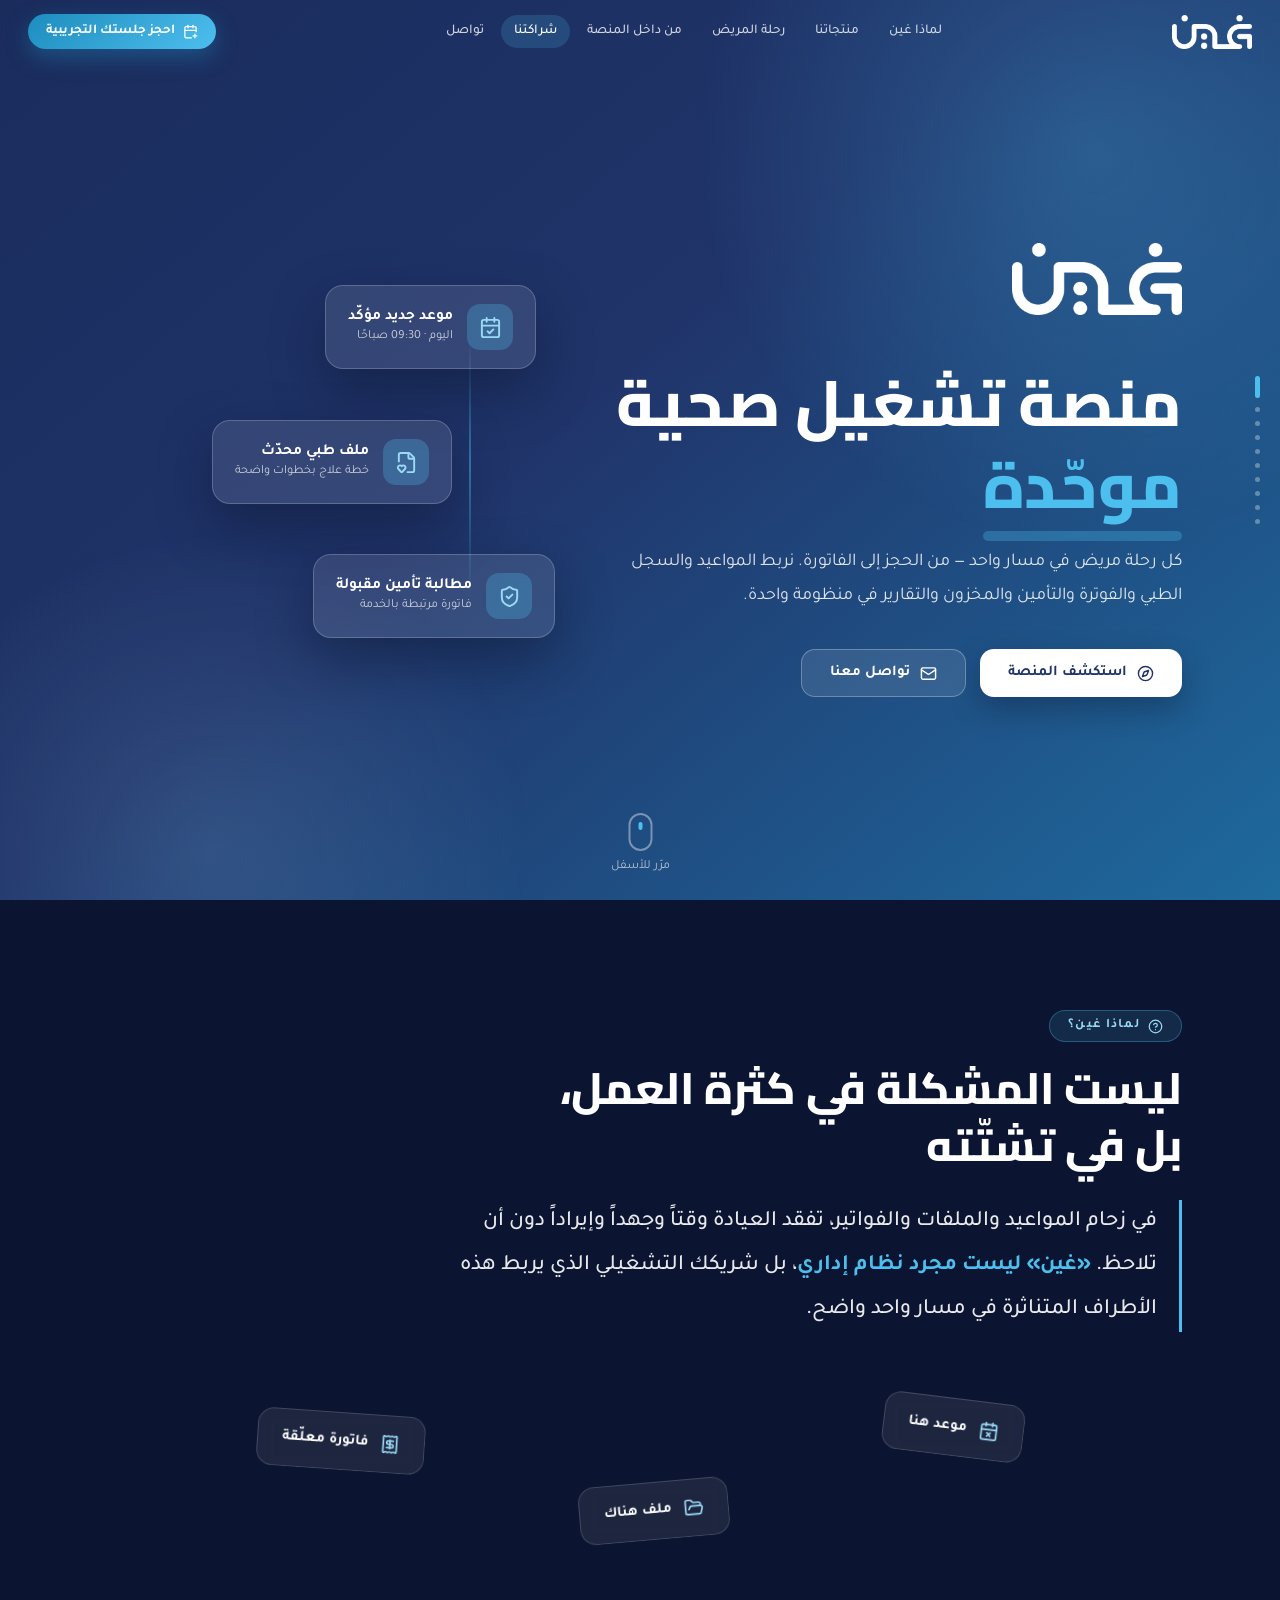
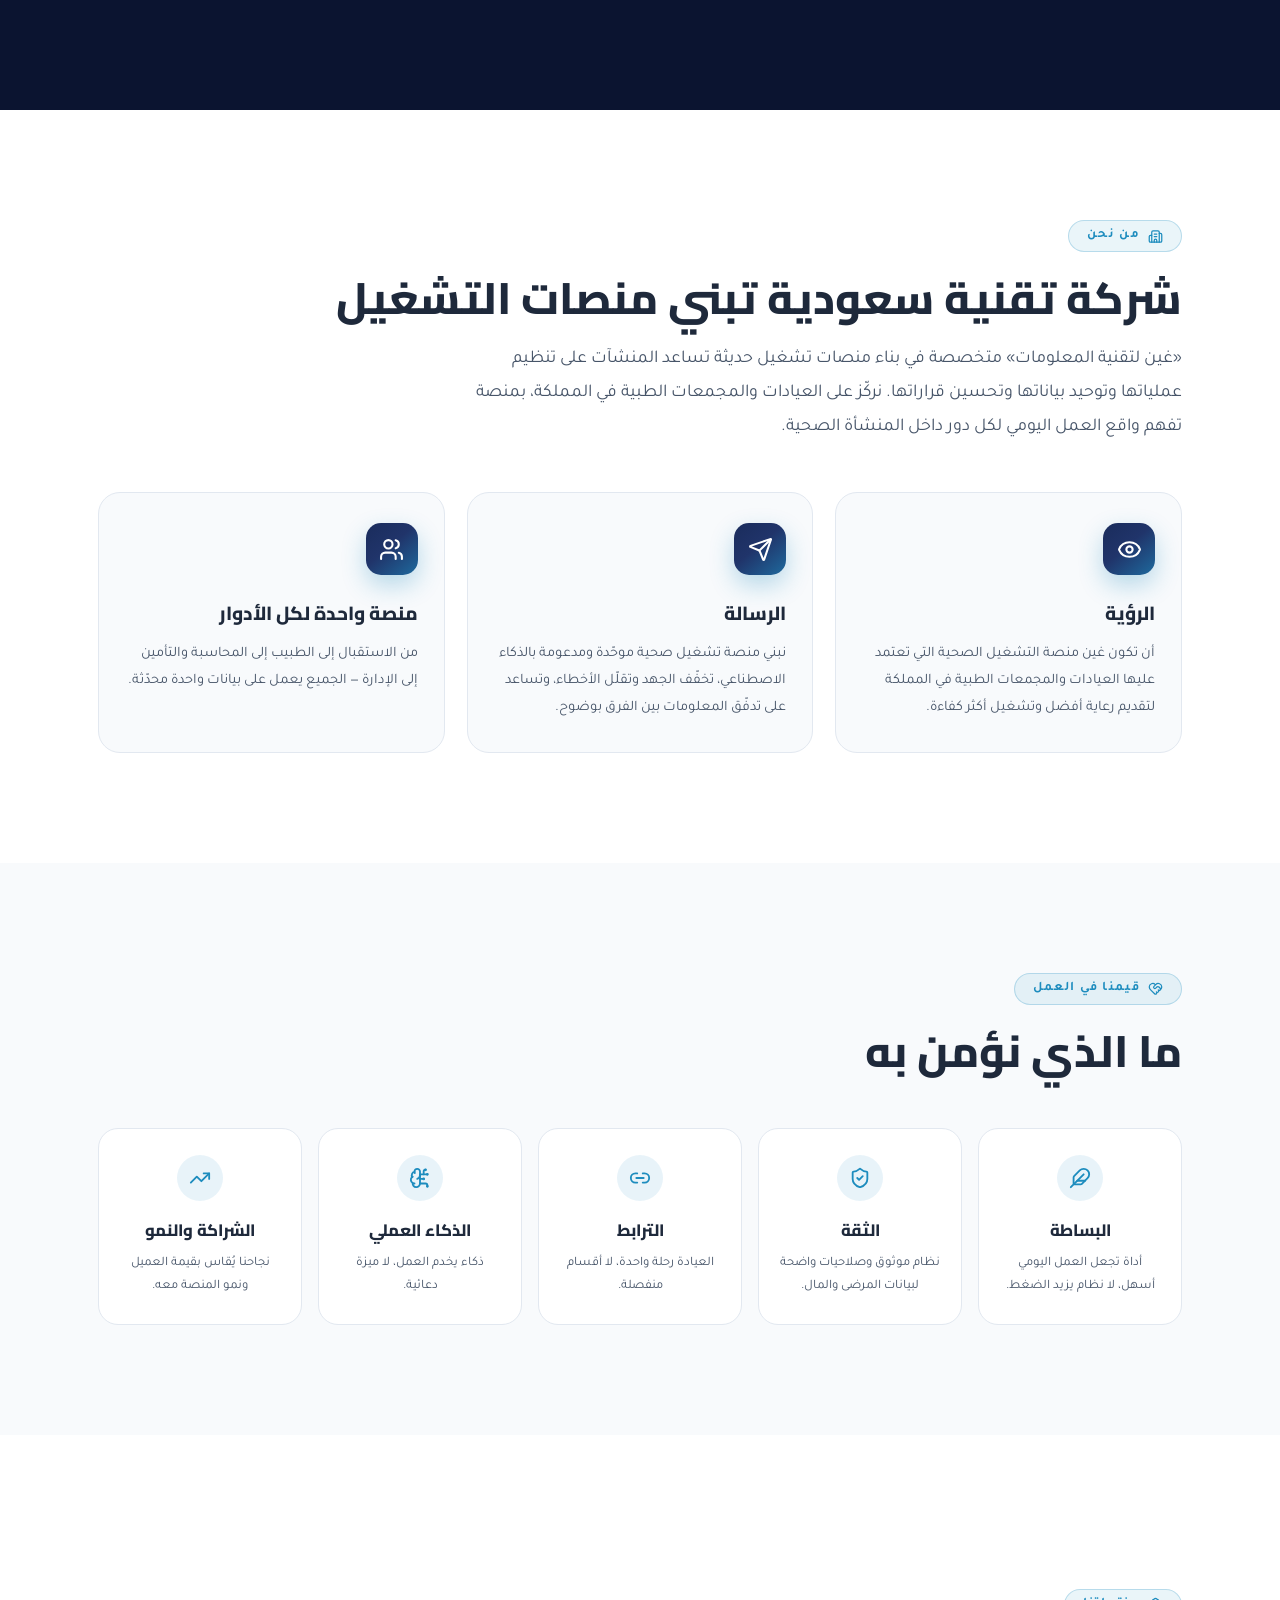
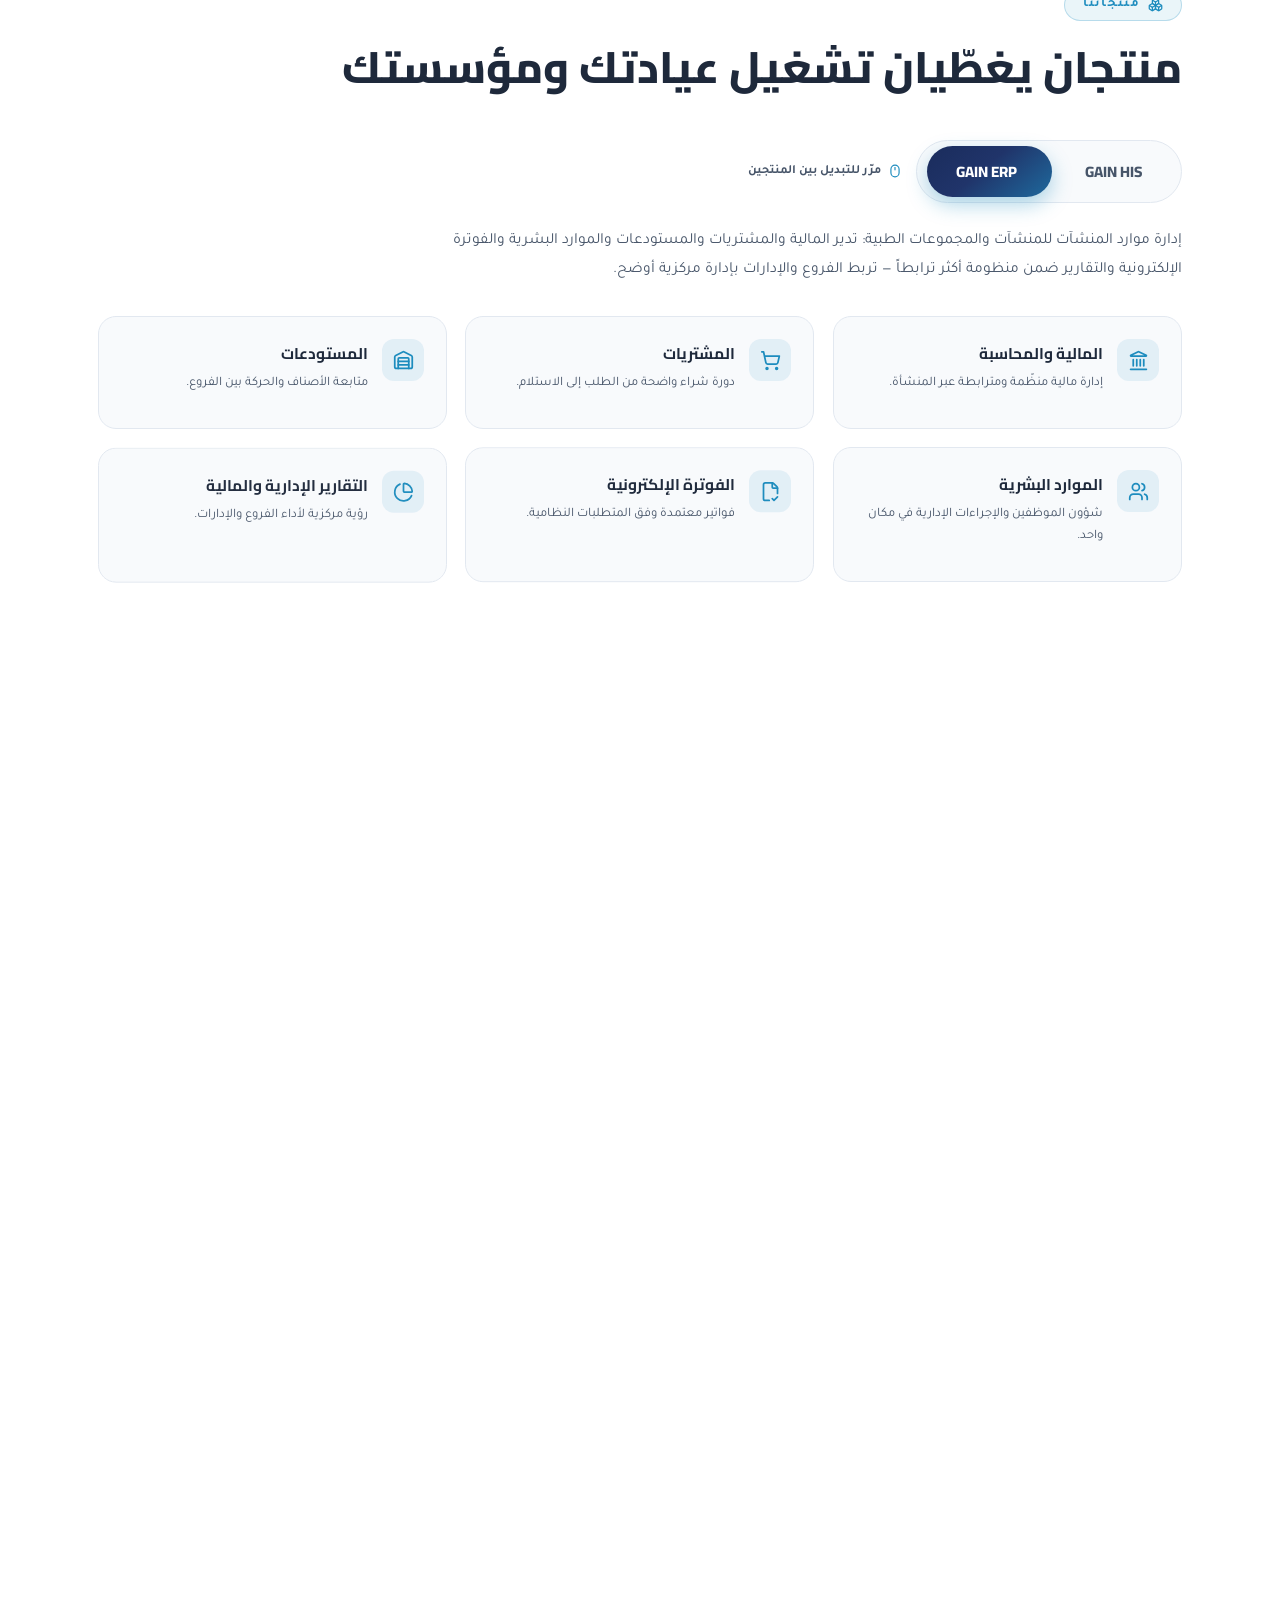
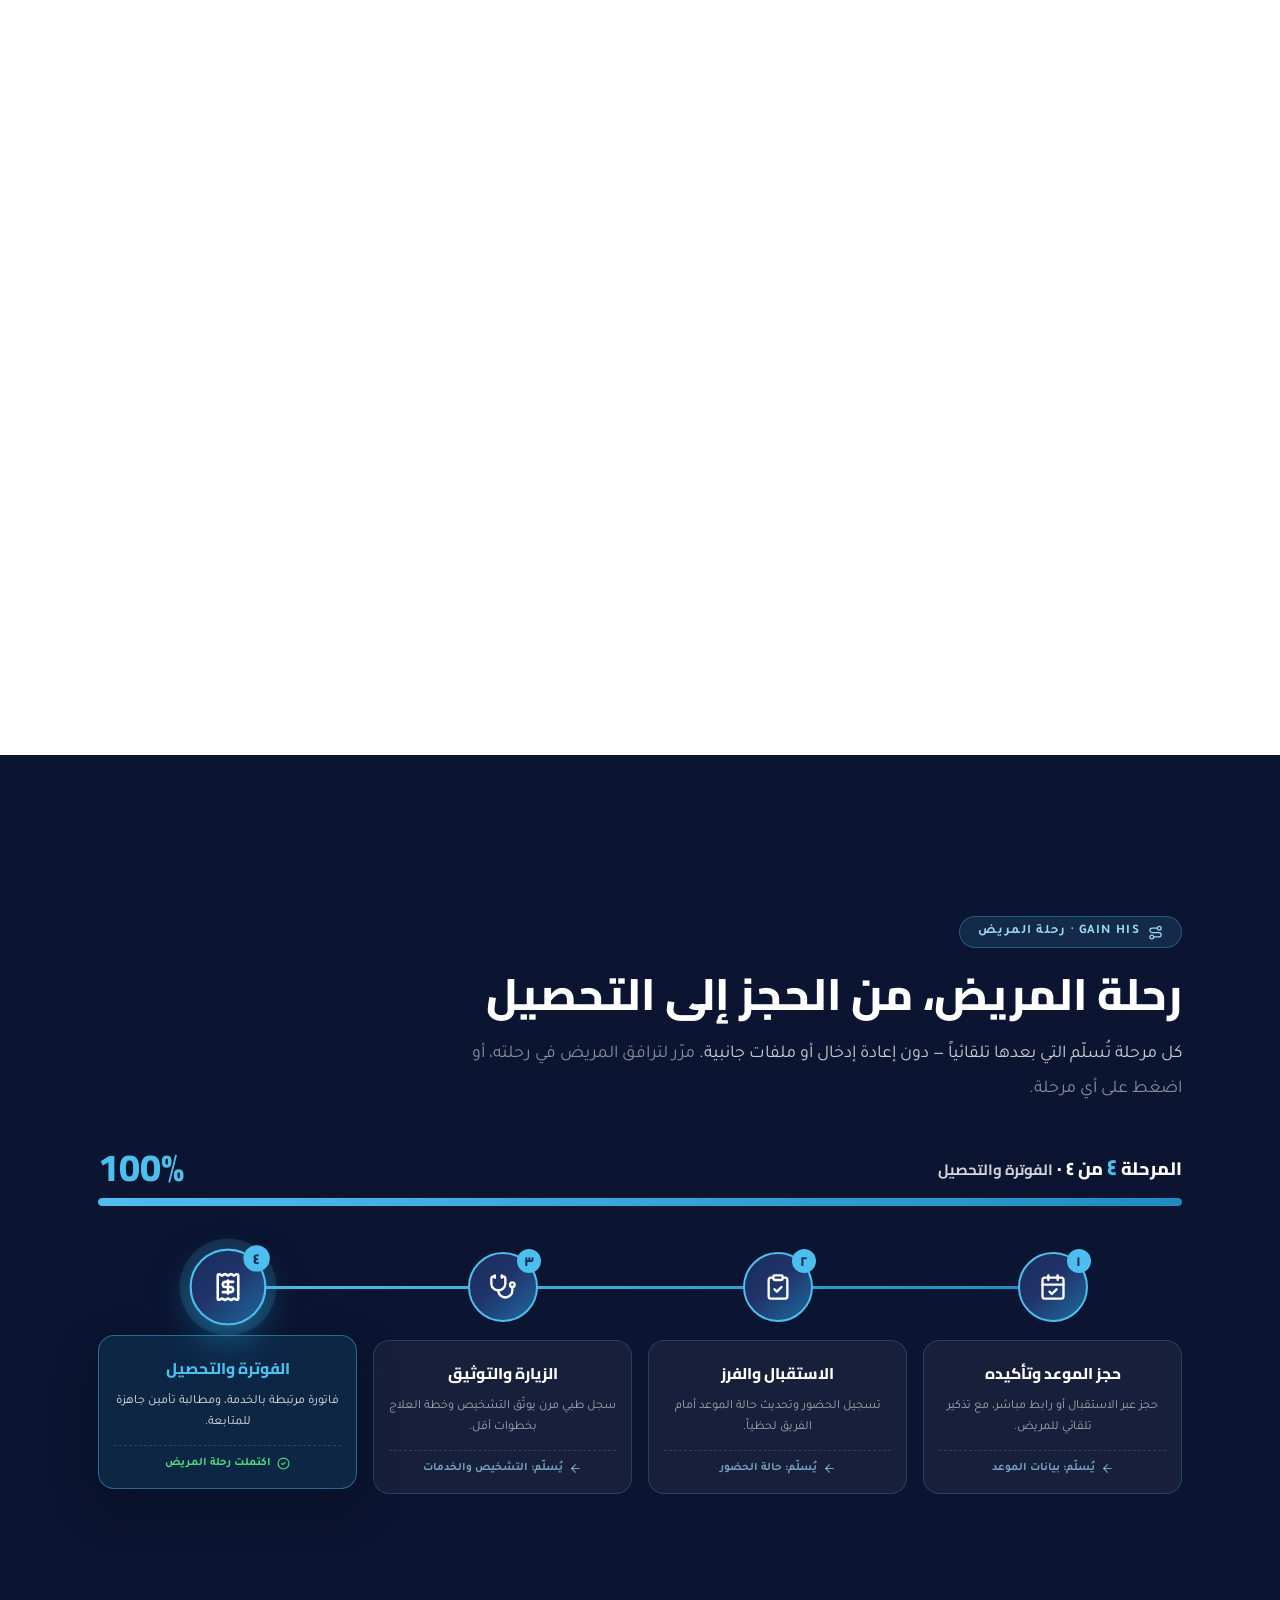
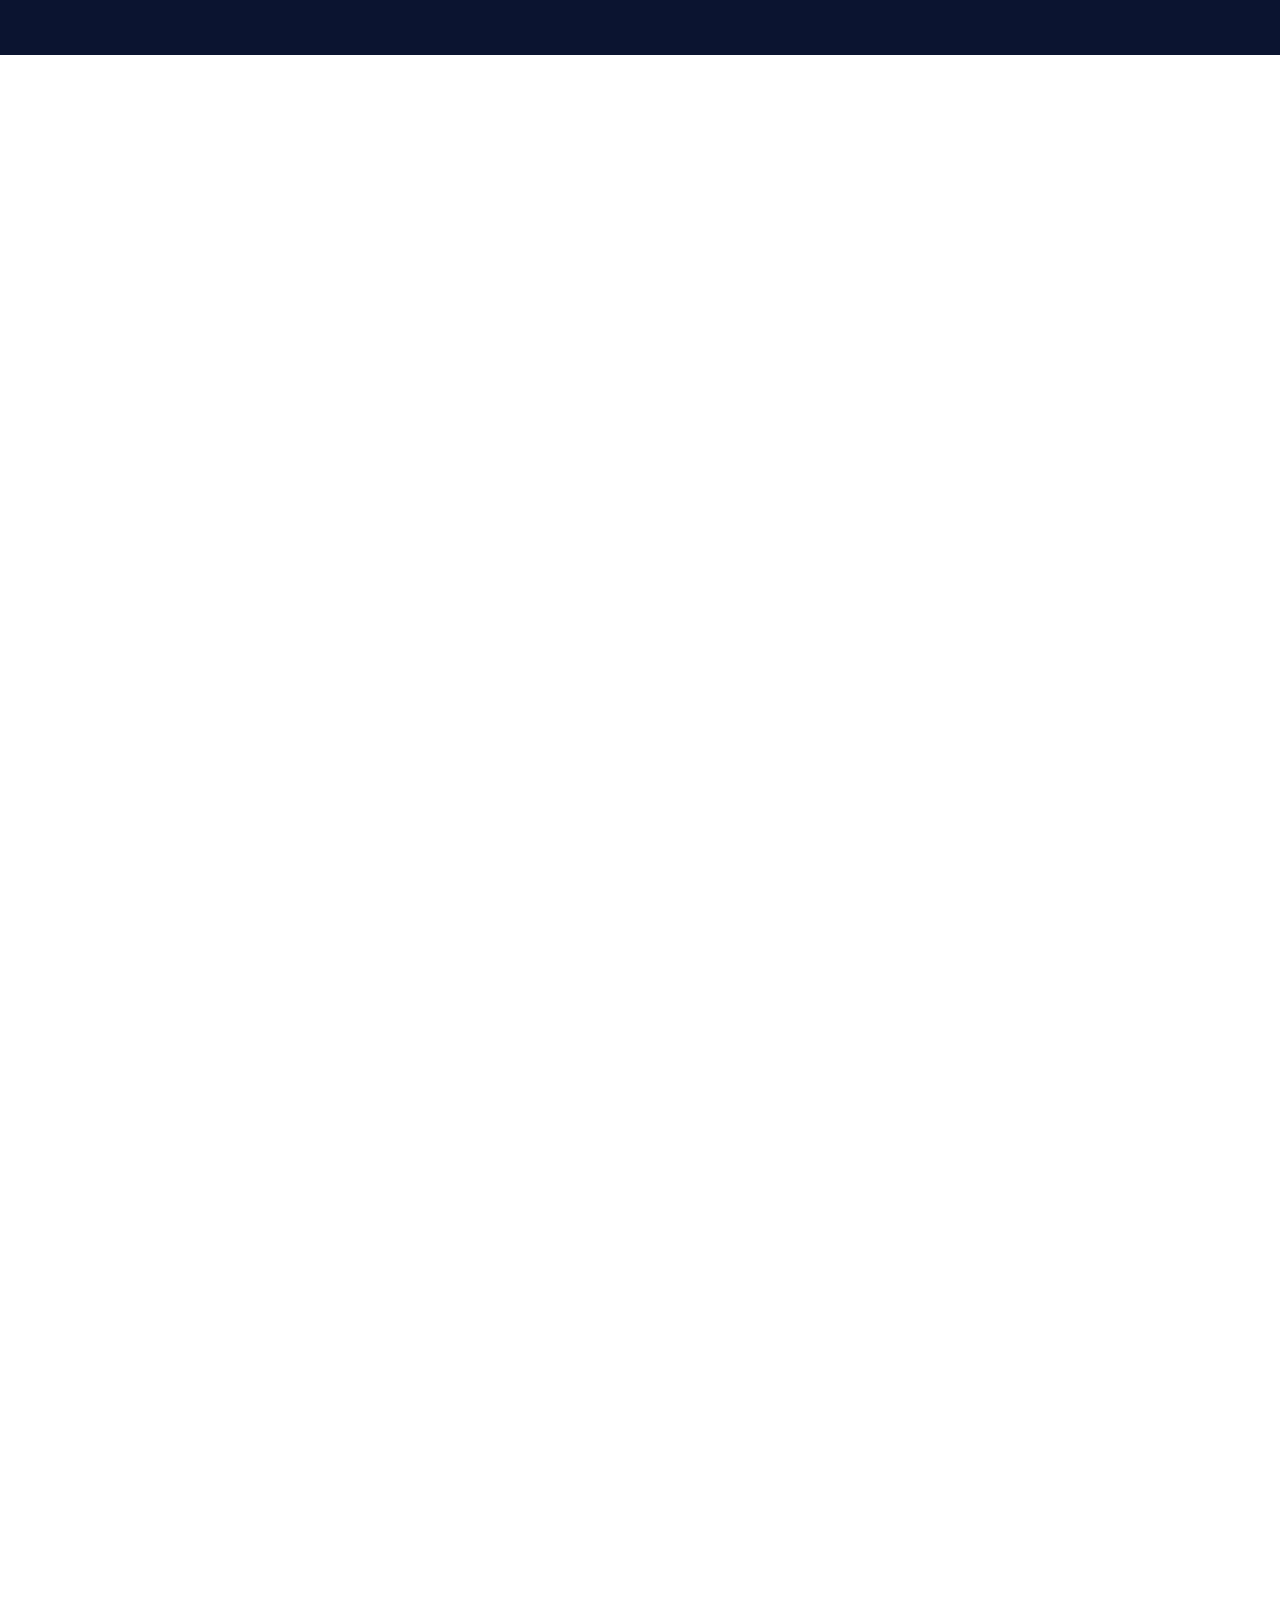
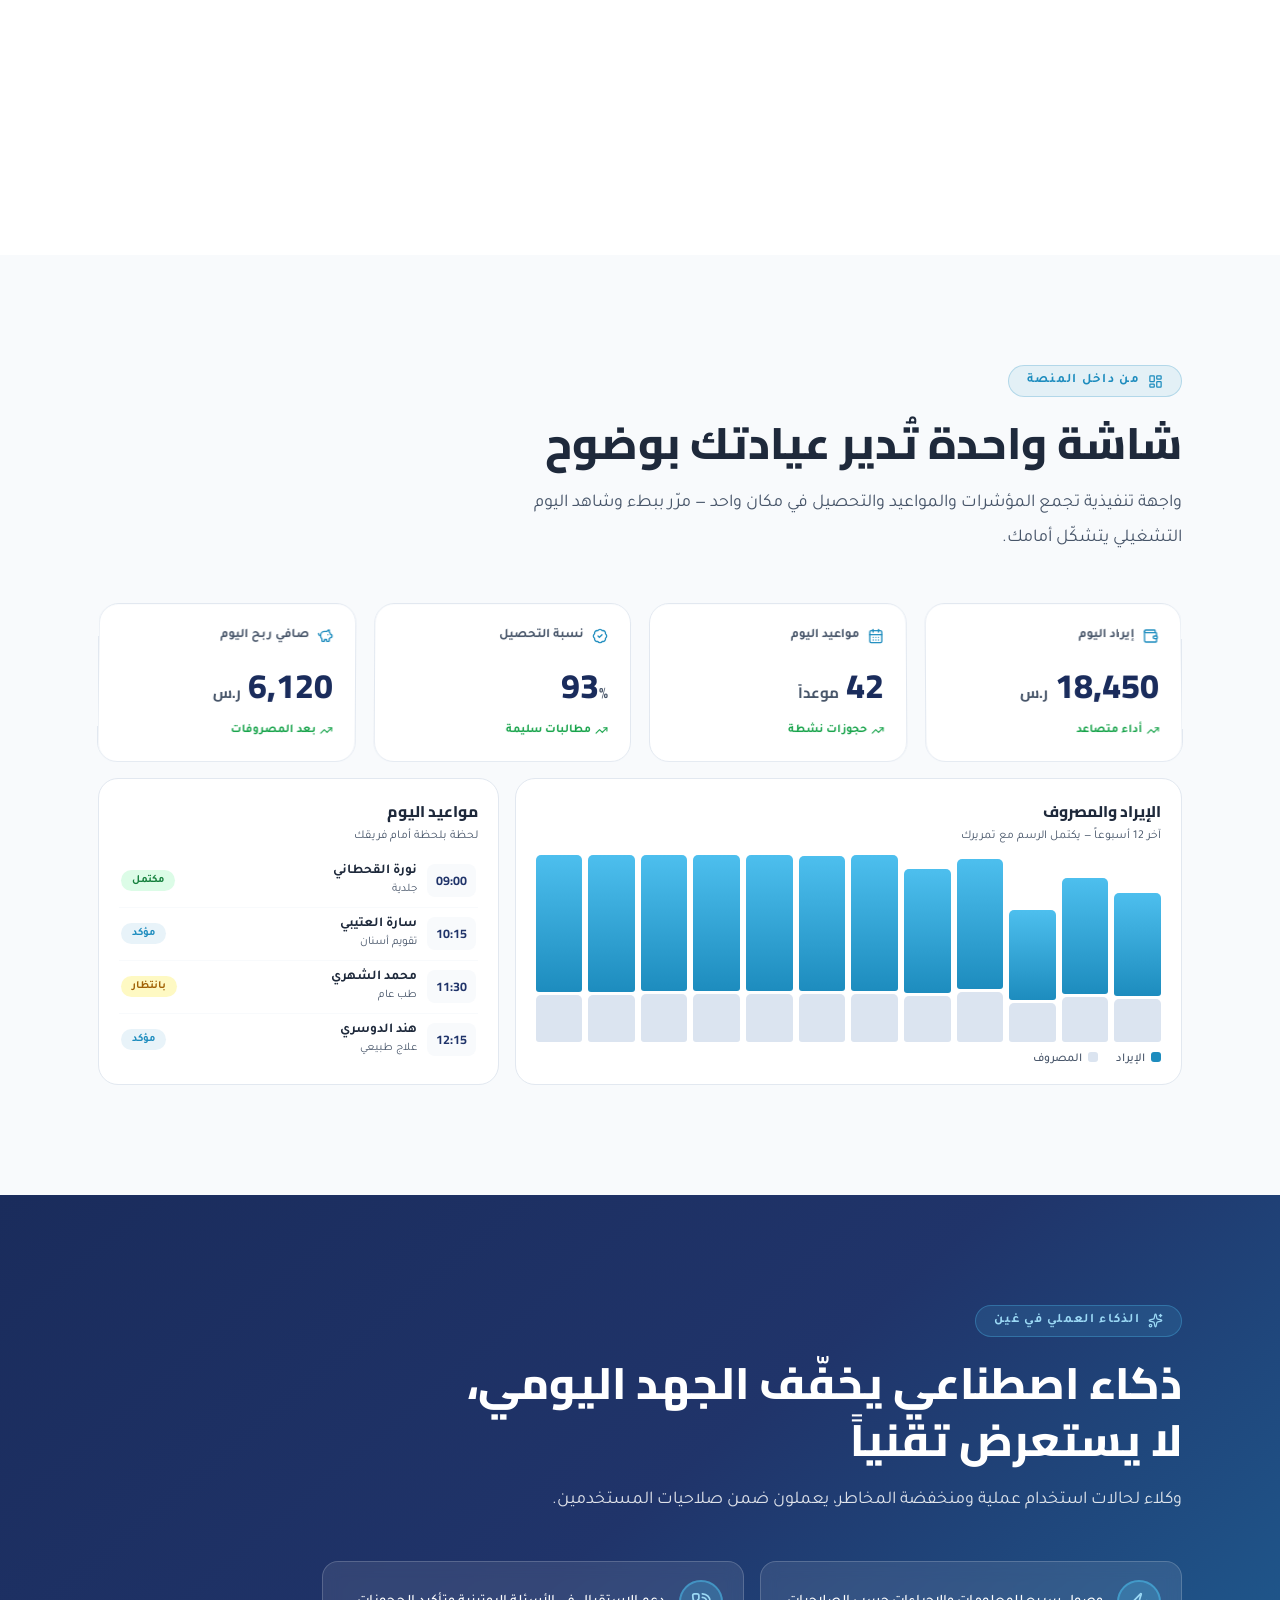
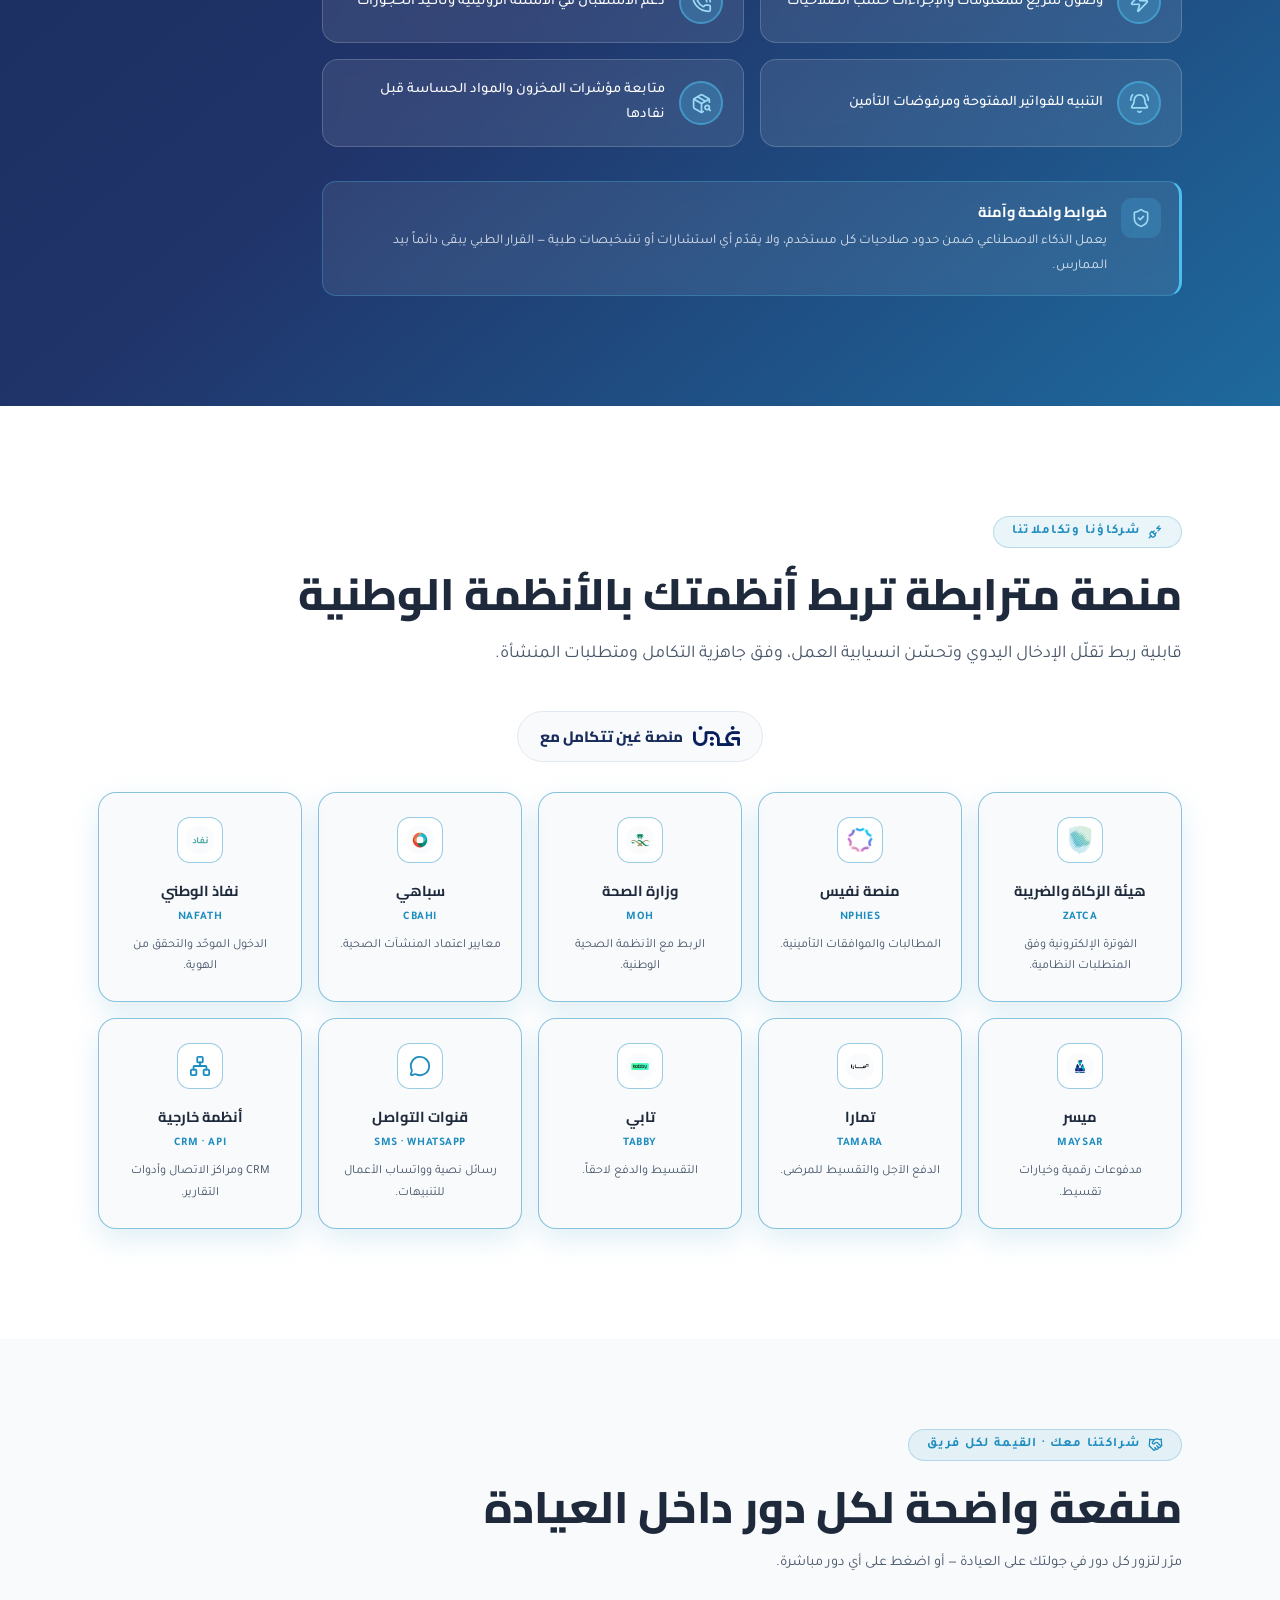
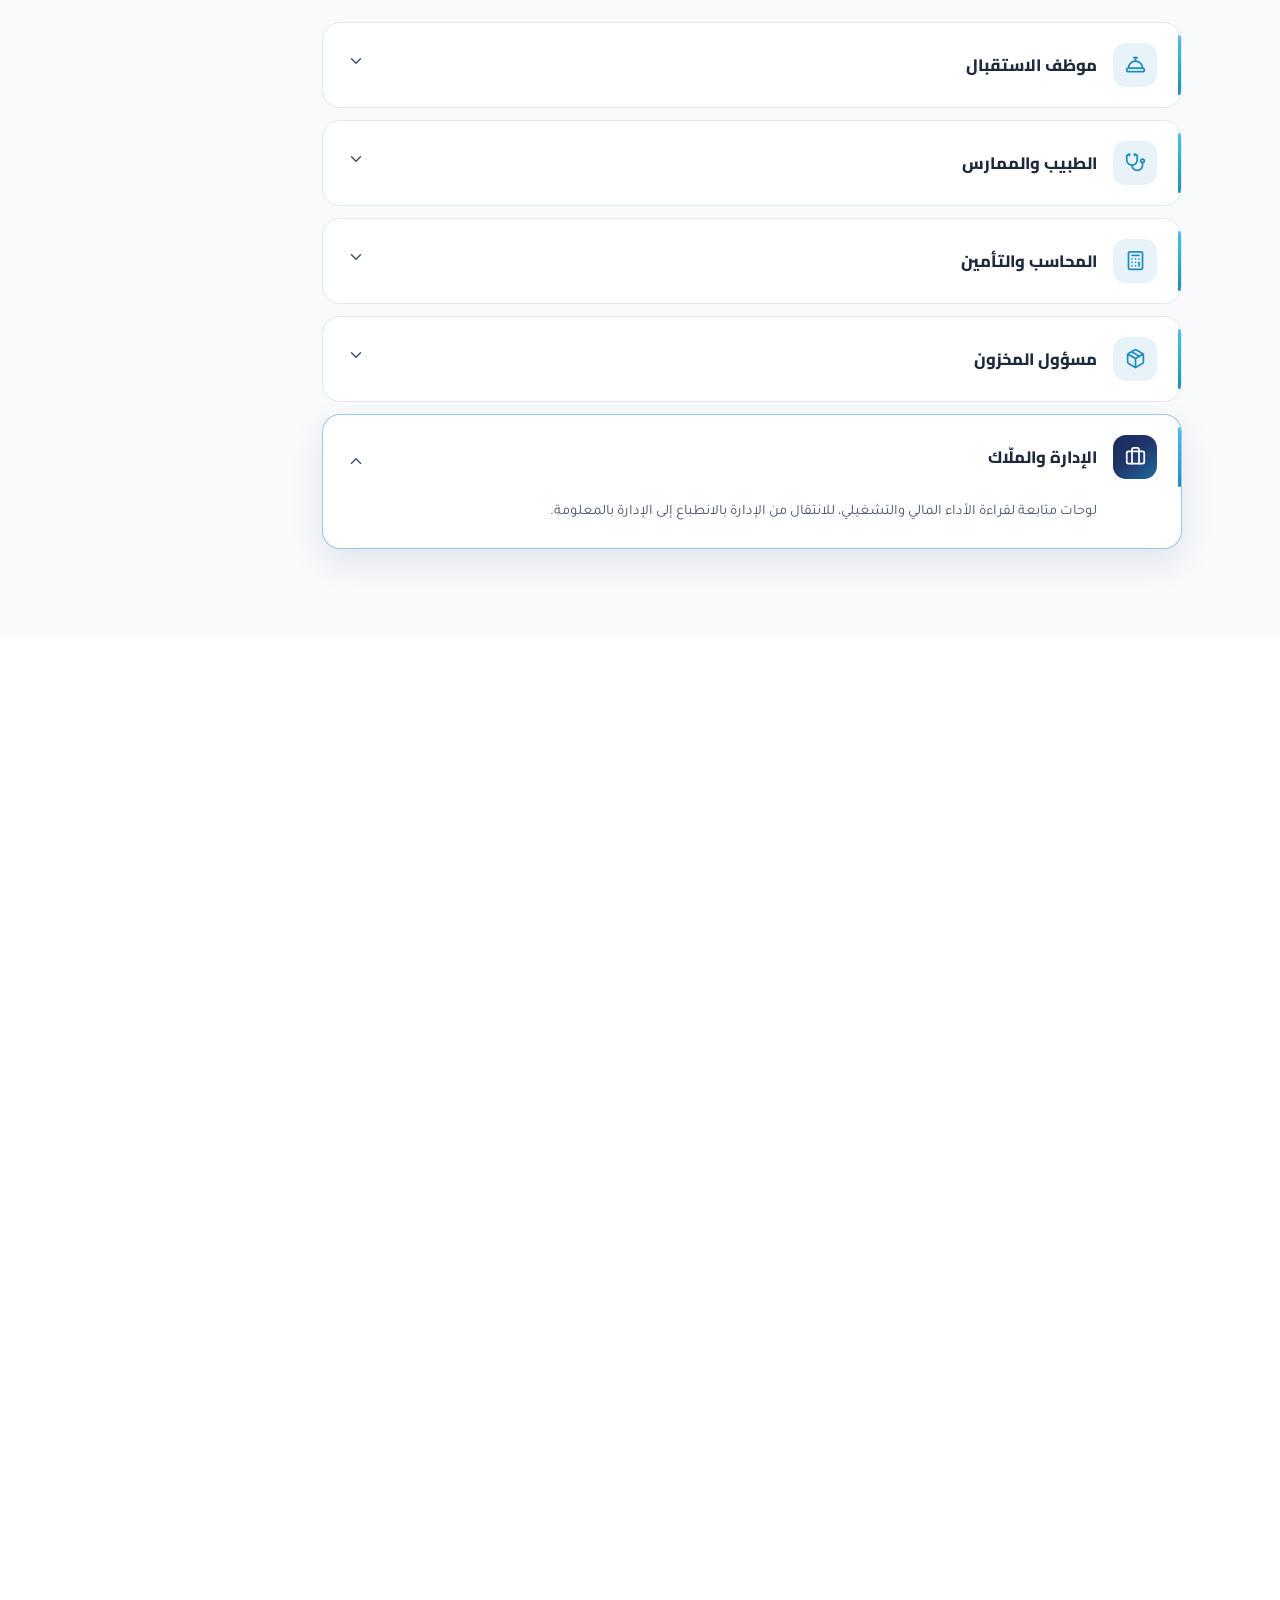
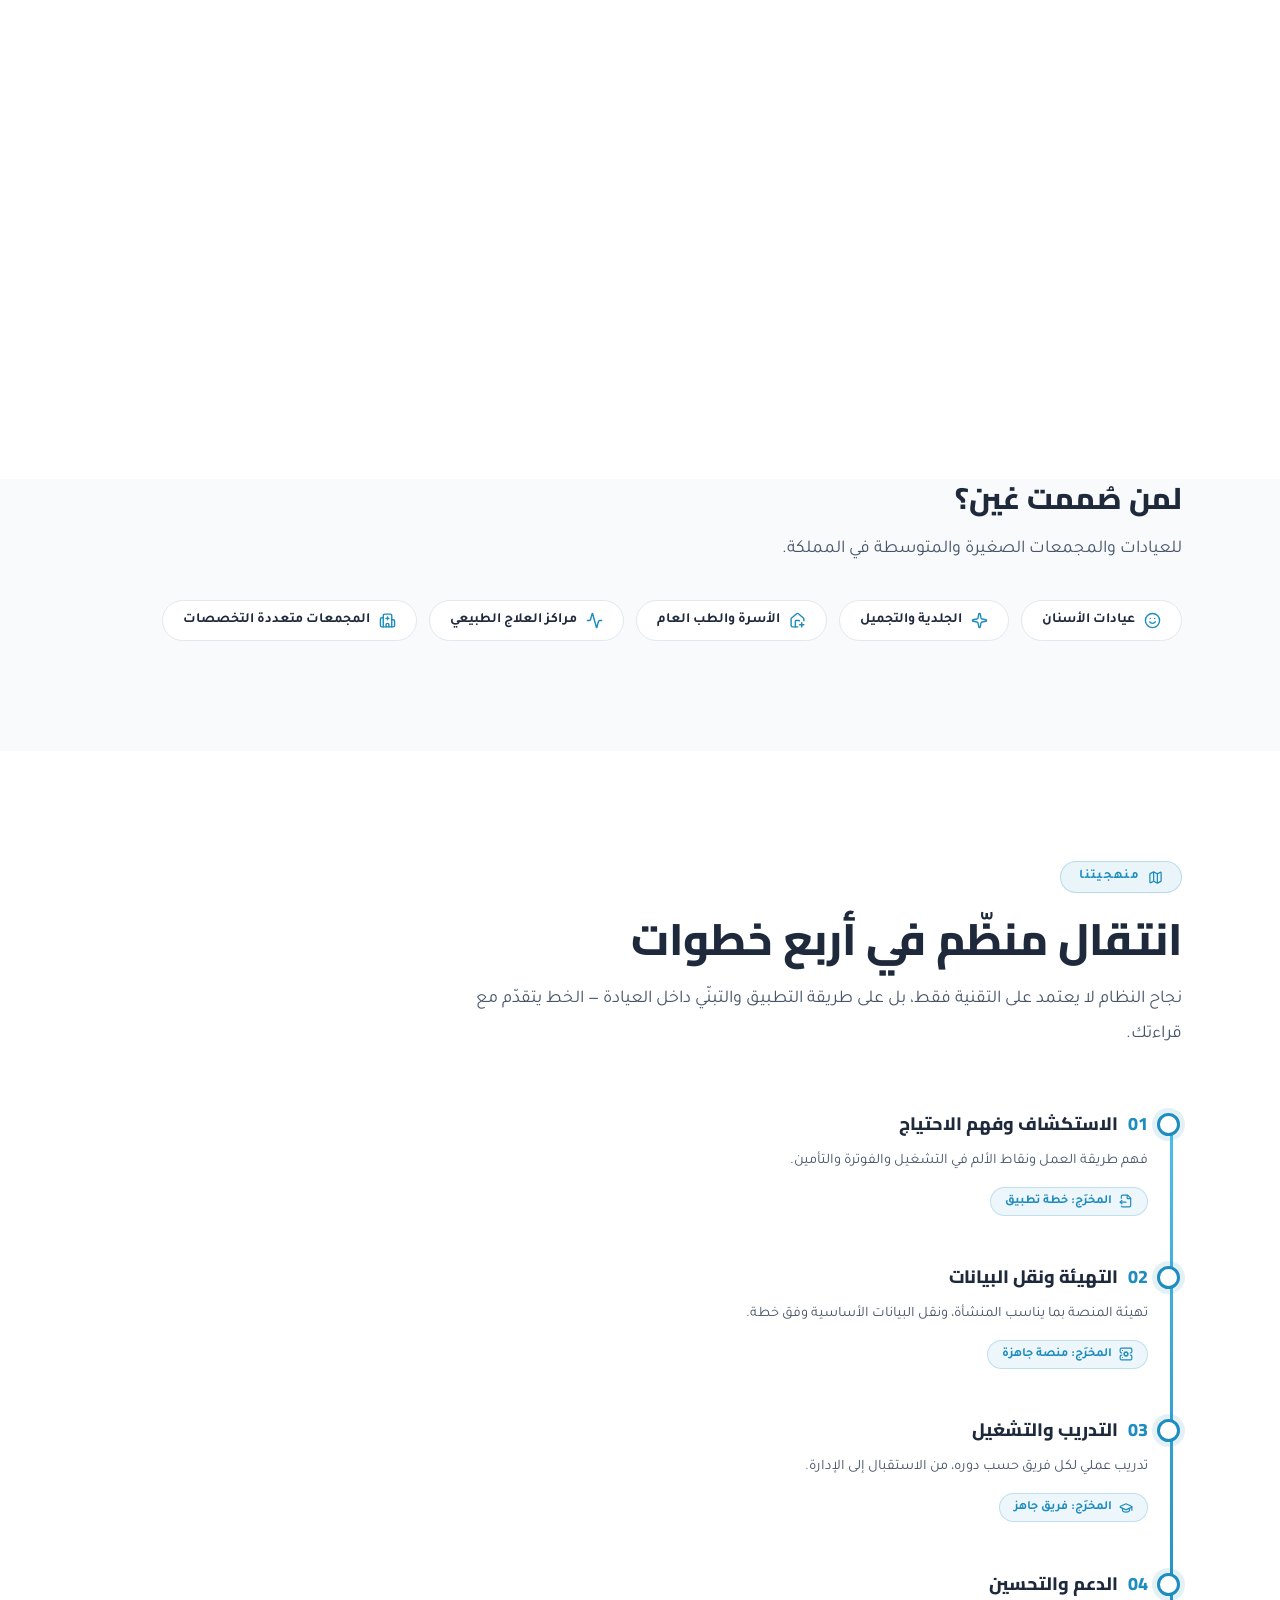
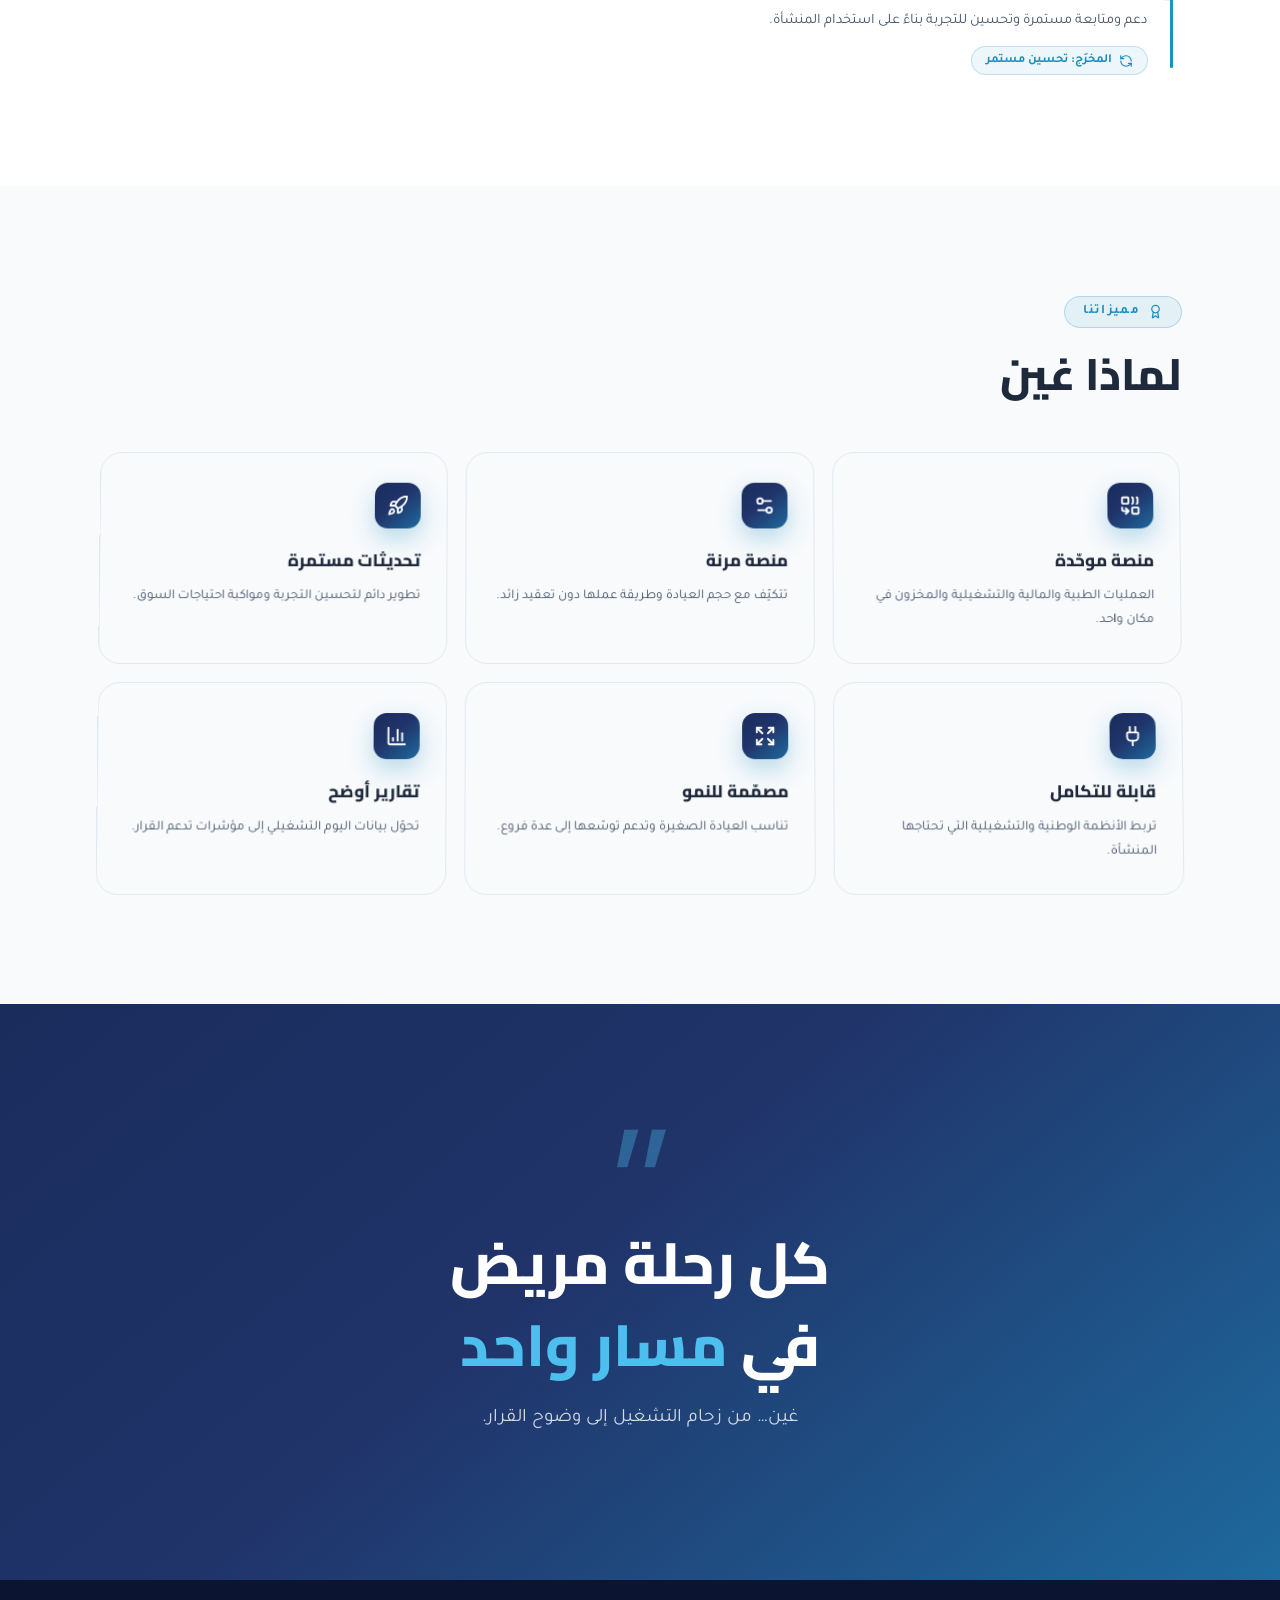
<file: index.html>
<!DOCTYPE html>
<html lang="ar" dir="rtl">
<head>
<meta charset="utf-8">
<title>غين — منصة تشغيل صحية موحّدة</title>
<meta name="viewport" content="width=device-width, initial-scale=1">
<link href="assets/fonts.css" rel="stylesheet">
<script src="assets/lucide.min.js"></script>
<style>
  :root {
    --navy-deep: #1a2c5c;
    --navy: #20346a;
    --sky: #1d8cbe;
    --sky-light: #4dbfee;
    --sky-pale: #9bd9f5;
    --bg-dark: #0b1430;
    --ink: #1e293b;
    --ink-soft: #475569;
    --bg-light: #f8fafc;
    --line: #e2e8f0;
    --grad: linear-gradient(140deg, #1a2c5c 0%, #20346a 45%, #1d8cbe 135%);
  }
  * { box-sizing: border-box; margin: 0; padding: 0; }
  html { scroll-behavior: smooth; }
  body { font-family: 'Tajawal', system-ui, sans-serif; color: var(--ink); background: #fff; overflow-x: hidden; }
  h1, h2, h3 { font-family: 'Cairo', sans-serif; font-weight: 800; }
  a { text-decoration: none; color: inherit; }
  img { max-width: 100%; }
  section { position: relative; }

  /* ============ progress bar & header ============ */
  #progress { position: fixed; top: 0; right: 0; height: 4px; width: 100%; transform: scaleX(0); transform-origin: 100% 50%; background: linear-gradient(90deg, var(--sky-light), var(--sky)); z-index: 100; }
  header {
    position: fixed; top: 0; inset-inline: 0; z-index: 90;
    display: flex; align-items: center; justify-content: space-between;
    padding: 14px 28px; transition: background .3s, box-shadow .3s;
  }
  header.scrolled { background: rgba(11,20,48,.82); backdrop-filter: blur(14px); box-shadow: 0 8px 30px rgba(6,12,32,.25); }
  header .logo { position: relative; display: block; height: 34px; }
  header .logo img { height: 34px; display: block; transition: opacity .35s; }
  header .logo .lg-navy { position: absolute; inset: 0; opacity: 0; }
  header nav { display: flex; gap: 4px; }
  header nav a { color: rgba(255,255,255,.78); font-size: 13.5px; font-weight: 500; padding: 8px 13px; border-radius: 999px; transition: color .25s, background .25s; }
  header nav a:hover, header nav a.active { color: #fff; background: rgba(77,191,238,.18); }
  .hbtn { display: inline-flex; align-items: center; gap: 8px; background: linear-gradient(140deg, var(--sky), var(--sky-light)); color: #fff; font-size: 13.5px; font-weight: 700; padding: 9px 18px; border-radius: 999px; box-shadow: 0 8px 22px rgba(29,140,190,.4); transition: transform .25s, box-shadow .25s; }
  .hbtn:hover { transform: translateY(-2px); box-shadow: 0 12px 28px rgba(29,140,190,.55); }
  .hbtn svg { width: 15px; height: 15px; }
  /* header over light sections */
  header[data-theme="light"].scrolled { background: rgba(248,250,252,.88); box-shadow: 0 8px 30px rgba(26,44,92,.12); }
  header[data-theme="light"] nav a { color: var(--ink-soft); }
  header[data-theme="light"] nav a:hover, header[data-theme="light"] nav a.active { color: var(--navy-deep); background: rgba(29,140,190,.12); }
  header[data-theme="light"] .logo .lg-white { opacity: 0; }
  header[data-theme="light"] .logo .lg-navy { opacity: 1; }
  @media (max-width: 980px) { header nav { display: none; } }

  /* ============ section rail ============ */
  .rail { position: fixed; inset-inline-start: 20px; top: 50%; transform: translateY(-50%); z-index: 80; display: flex; flex-direction: column; gap: 9px; align-items: center; }
  @media (max-width: 1100px) { .rail { display: none; } }
  .rail a { position: relative; display: block; width: 5px; height: 5px; padding: 0; border-radius: 999px; background: rgba(26,44,92,.28); transition: height .35s cubic-bezier(.2,.7,.2,1), background .3s, width .35s; }
  .rail[data-theme="dark"] a { background: rgba(255,255,255,.32); }
  .rail a:hover { background: rgba(29,140,190,.6); }
  .rail a.active { height: 22px; background: var(--sky); }
  .rail[data-theme="dark"] a.active { background: var(--sky-light); }
  .rail a::after {
    content: attr(data-label); position: absolute; inset-inline-start: 20px; top: 50%; transform: translateY(-50%) translateX(6px);
    white-space: nowrap; font-size: 11.5px; font-weight: 700; color: #fff; background: rgba(11,20,48,.88);
    border-radius: 8px; padding: 4px 10px; opacity: 0; pointer-events: none; transition: opacity .25s, transform .25s;
  }
  .rail a:hover::after { opacity: 1; transform: translateY(-50%) translateX(0); }

  /* ============ reveal engine (one-shot, for non-scrubbed items) ============ */
  .rv { opacity: 0; transform: translateY(34px); transition: opacity .8s cubic-bezier(.2,.7,.2,1), transform .8s cubic-bezier(.2,.7,.2,1); }
  .rv.in { opacity: 1; transform: none; }
  .rv[data-d="1"] { transition-delay: .1s; } .rv[data-d="2"] { transition-delay: .2s; }
  .rv[data-d="3"] { transition-delay: .3s; } .rv[data-d="4"] { transition-delay: .4s; }
  .rv[data-d="5"] { transition-delay: .5s; } .rv[data-d="6"] { transition-delay: .6s; }

  .wrap { max-width: 1140px; margin-inline: auto; padding-inline: 28px; }
  .kicker { display: inline-flex; align-items: center; gap: 8px; font-size: 13px; font-weight: 700; letter-spacing: .1em; color: var(--sky); background: rgba(29,140,190,.09); border: 1px solid rgba(29,140,190,.25); padding: 7px 18px; border-radius: 999px; margin-bottom: 18px; }
  .kicker.on-dark { color: var(--sky-pale); background: rgba(77,191,238,.13); border-color: rgba(77,191,238,.32); }
  .h2 { font-size: clamp(28px, 4vw, 44px); line-height: 1.3; margin-bottom: 14px; }
  .lead { font-size: clamp(15px, 1.8vw, 18px); line-height: 1.9; color: var(--ink-soft); max-width: 720px; }

  /* ============ scroll tracks (pinned scenes) ============ */
  .track { position: relative; }
  @media (min-width: 901px) {
    .track-products { height: 280vh; }
    .track-journey  { height: 300vh; }
    .track-team     { height: 260vh; }
    .track > .pin { position: sticky; top: 0; height: 100vh; height: 100svh; display: flex; align-items: center; overflow: hidden; padding: 0; }
  }
  @media (max-width: 900px) {
    .track { height: auto !important; }
    .track > .pin { position: static; height: auto; }
  }
  .pin > .wrap { width: 100%; }

  /* ============ hero ============ */
  .hero { min-height: 100vh; min-height: 100svh; background: var(--grad); color: #fff; display: flex; align-items: center; overflow: hidden; padding: 120px 0 80px; }
  .hero .orb { position: absolute; border-radius: 50%; pointer-events: none; will-change: transform; }
  .hero .o1 { width: 860px; height: 860px; top: -280px; right: -240px; background: radial-gradient(circle, rgba(77,191,238,.25), transparent 65%); }
  .hero .o2 { width: 700px; height: 700px; bottom: -300px; left: -140px; background: radial-gradient(circle, rgba(155,217,245,.15), transparent 65%); }
  .hero-grid { display: grid; grid-template-columns: 1.1fr .9fr; gap: 48px; align-items: center; position: relative; z-index: 2; }
  .hero .logo-big { height: 72px; width: auto; margin-bottom: 40px; }
  .hero h1 { font-size: clamp(38px, 5.5vw, 64px); line-height: 1.28; }
  .hero h1 em { font-style: normal; color: var(--sky-light); position: relative; white-space: nowrap; }
  .hero h1 em::after { content: ''; position: absolute; bottom: 4px; right: 0; height: 10px; width: 100%; background: rgba(77,191,238,.3); border-radius: 6px; z-index: -1; transform: scaleX(0); transform-origin: right; animation: underline 1s cubic-bezier(.2,.7,.2,1) 1.2s forwards; }
  @keyframes underline { to { transform: scaleX(1); } }
  .hero .lead { color: rgba(255,255,255,.85); margin-top: 18px; }
  .hero-ctas { display: flex; gap: 14px; margin-top: 36px; flex-wrap: wrap; }
  .btn { display: inline-flex; align-items: center; gap: 10px; font-weight: 700; font-size: 15px; padding: 14px 28px; border-radius: 14px; transition: transform .25s, box-shadow .25s, background .25s; cursor: pointer; border: none; font-family: inherit; }
  .btn svg { width: 17px; height: 17px; }
  .btn-primary { background: #fff; color: var(--navy); box-shadow: 0 12px 30px rgba(6,12,32,.3); }
  .btn-primary:hover { transform: translateY(-3px); box-shadow: 0 18px 40px rgba(6,12,32,.4); }
  .btn-ghost { background: rgba(255,255,255,.1); color: #fff; border: 1px solid rgba(255,255,255,.28); }
  .btn-ghost:hover { background: rgba(255,255,255,.18); transform: translateY(-3px); }

  /* hero floating cards: outer wrapper owns scroll transform, inner card keeps float animation */
  .float-stack { position: relative; height: 420px; }
  .fwrap { position: absolute; will-change: transform, opacity; }
  .fc1 { top: 6%; right: 6%; }
  .fc2 { top: 38%; right: 24%; }
  .fc3 { top: 70%; right: 2%; }
  .fcard {
    display: flex; gap: 14px; align-items: center;
    background: rgba(255,255,255,.1); backdrop-filter: blur(12px);
    border: 1px solid rgba(255,255,255,.2); border-radius: 18px; padding: 18px 22px;
    box-shadow: 0 22px 54px rgba(6,12,32,.38);
    animation: heroFloat 6.5s ease-in-out infinite;
  }
  .fc2 .fcard { animation-delay: 1.8s; }
  .fc3 .fcard { animation-delay: 3.4s; }
  .fcard .ic { width: 46px; height: 46px; border-radius: 13px; background: rgba(77,191,238,.28); display: grid; place-items: center; flex-shrink: 0; }
  .fcard .ic svg { width: 23px; height: 23px; stroke: var(--sky-pale); }
  .fcard b { display: block; font-size: 15.5px; }
  .fcard span { font-size: 12.5px; opacity: .72; }
  @keyframes heroFloat { 0%,100% { transform: translateY(0) } 50% { transform: translateY(-18px) } }
  .fline { position: absolute; top: 18%; right: 20%; height: 62%; width: 2px; background: linear-gradient(180deg, transparent, rgba(77,191,238,.5), transparent); transform-origin: top; }
  @media (max-width: 900px) { .hero-grid { grid-template-columns: 1fr; } .float-stack { display: none; } }

  .scroll-cue { position: absolute; bottom: 26px; right: 50%; transform: translateX(50%); z-index: 3; color: rgba(255,255,255,.65); font-size: 12.5px; display: flex; flex-direction: column; align-items: center; gap: 8px; }
  .scroll-cue .wheel { width: 24px; height: 38px; border: 2px solid rgba(255,255,255,.4); border-radius: 999px; position: relative; }
  .scroll-cue .wheel::after { content: ''; position: absolute; top: 7px; right: 50%; transform: translateX(50%); width: 4px; height: 8px; border-radius: 4px; background: var(--sky-light); animation: wheel 1.6s ease-in-out infinite; }
  @keyframes wheel { 0% { opacity: 1; transform: translateX(50%) translateY(0) } 70% { opacity: 0; transform: translateX(50%) translateY(12px) } 100% { opacity: 0 } }

  /* ============ why: scattered → path (scroll-scrubbed on desktop) ============ */
  .why { padding: 110px 0; background: var(--bg-dark); color: #fff; overflow: hidden; }
  .why .lead { color: rgba(255,255,255,.78); }
  .why-quote { font-size: clamp(17px, 2.2vw, 22px); line-height: 2; font-weight: 500; color: rgba(255,255,255,.9); border-right: 3px solid var(--sky-light); padding-right: 22px; margin-top: 26px; max-width: 760px; }
  .why-quote b { color: var(--sky-light); }
  .converge { margin-top: 64px; display: flex; align-items: center; justify-content: center; gap: 0; position: relative; min-height: 150px; }
  .cv-card {
    background: rgba(255,255,255,.07); border: 1px solid rgba(255,255,255,.16); backdrop-filter: blur(8px);
    border-radius: 16px; padding: 18px 24px; display: flex; align-items: center; gap: 12px;
    font-weight: 700; font-size: 15px; white-space: nowrap;
    transition: border-color .5s, background .5s;
    position: relative; z-index: 2; will-change: transform;
  }
  .cv-card svg { width: 20px; height: 20px; stroke: var(--sky-pale); }
  .converge.locked .cv-card { border-color: rgba(77,191,238,.55); background: rgba(29,140,190,.16); }
  .cv-link { width: 64px; height: 2px; background: var(--sky-light); transform: scaleX(0); transform-origin: 100% 50%; z-index: 1; }
  .cv-caption { text-align: center; margin-top: 34px; font-size: 15px; color: var(--sky-pale); font-weight: 700; opacity: 0; }
  @media (max-width: 800px) {
    .converge { flex-direction: column; gap: 12px; }
    .cv-link { width: 2px; height: 34px; transform: scaleY(0); transition: transform .7s cubic-bezier(.2,.7,.2,1); }
    .cv-card { transform: rotate(4deg); transition: transform 1s cubic-bezier(.2,.7,.2,1), border-color 1s, background 1s; }
    .converge.in .cv-card { transform: none; border-color: rgba(77,191,238,.55); background: rgba(29,140,190,.16); }
    .converge.in .cv-link { transform: scaleY(1); }
    .converge.in .cv-link:nth-child(2) { transition-delay: .9s; }
    .converge.in .cv-link:nth-child(4) { transition-delay: 1.15s; }
    .converge-wrap.in .cv-caption { opacity: 1; transition: opacity .8s ease 1.5s; }
  }

  /* ============ who / vision ============ */
  .who { padding: 110px 0; background: #fff; }
  .cards-3 { display: grid; grid-template-columns: repeat(3, 1fr); gap: 22px; margin-top: 48px; }
  @media (max-width: 900px) { .cards-3 { grid-template-columns: 1fr; } }
  .icard {
    background: var(--bg-light); border: 1px solid var(--line); border-radius: 22px; padding: 30px 26px;
    transition: transform .35s cubic-bezier(.2,.7,.2,1), box-shadow .35s, border-color .35s;
  }
  .icard:hover { transform: translateY(-8px); box-shadow: 0 24px 54px rgba(26,44,92,.13); border-color: rgba(29,140,190,.35); }
  .icard .ic { width: 52px; height: 52px; border-radius: 15px; background: var(--grad); display: grid; place-items: center; margin-bottom: 20px; box-shadow: 0 10px 24px rgba(29,140,190,.3); }
  .icard .ic svg { width: 25px; height: 25px; stroke: #fff; }
  .icard h3 { font-size: 19px; margin-bottom: 10px; }
  .icard p { font-size: 14.5px; line-height: 1.85; color: var(--ink-soft); }

  /* ============ values ============ */
  .values { padding: 110px 0; background: var(--bg-light); }
  .vals { display: grid; grid-template-columns: repeat(5, 1fr); gap: 16px; margin-top: 48px; }
  @media (max-width: 1000px) { .vals { grid-template-columns: repeat(2, 1fr); } }
  @media (max-width: 560px) { .vals { grid-template-columns: 1fr; } }
  .vcard { background: #fff; border: 1px solid var(--line); border-radius: 20px; padding: 26px 20px; text-align: center; transition: transform .35s cubic-bezier(.2,.7,.2,1), box-shadow .35s; cursor: default; }
  .vcard:hover { transform: translateY(-10px) scale(1.03); box-shadow: 0 22px 48px rgba(26,44,92,.14); }
  .vcard .ic { width: 46px; height: 46px; margin-inline: auto; border-radius: 999px; background: rgba(29,140,190,.1); display: grid; place-items: center; margin-bottom: 14px; transition: background .3s, transform .5s; }
  .vcard:hover .ic { background: var(--grad); transform: rotate(-8deg) scale(1.1); }
  .vcard .ic svg { width: 22px; height: 22px; stroke: var(--sky); transition: stroke .3s; }
  .vcard:hover .ic svg { stroke: #fff; }
  .vcard h3 { font-size: 16.5px; margin-bottom: 8px; }
  .vcard p { font-size: 13px; line-height: 1.75; color: var(--ink-soft); }

  /* ============ products: pinned HIS↔ERP scroll-morph ============ */
  .products { padding: 110px 0; background: #fff; }
  .ptoggle { display: inline-flex; background: var(--bg-light); border: 1px solid var(--line); border-radius: 999px; padding: 5px; margin-top: 30px; position: relative; }
  .ptoggle button {
    position: relative; z-index: 2; border: none; background: transparent; font-family: 'Cairo', sans-serif; font-weight: 800;
    font-size: 15px; padding: 11px 34px; border-radius: 999px; cursor: pointer; color: var(--ink-soft); transition: color .3s;
  }
  .ptoggle button.active { color: #fff; }
  .ptoggle .pill { position: absolute; top: 5px; bottom: 5px; border-radius: 999px; background: var(--grad); box-shadow: 0 8px 20px rgba(29,140,190,.35); z-index: 1; will-change: transform; }
  .phint { display: inline-flex; align-items: center; gap: 7px; margin-inline-start: 14px; margin-top: 30px; font-size: 12.5px; font-weight: 700; color: var(--ink-soft); opacity: .8; }
  .phint svg { width: 14px; height: 14px; stroke: var(--sky); }
  @media (max-width: 900px) { .phint { display: none; } }
  .pdescs { display: grid; margin-top: 24px; }
  .pdescs .pdesc { grid-area: 1 / 1; font-size: 15.5px; line-height: 1.9; color: var(--ink-soft); max-width: 780px; }
  .pgrids { display: grid; margin-top: 30px; }
  .pgrids .pgrid { grid-area: 1 / 1; display: grid; grid-template-columns: repeat(3, 1fr); gap: 18px; }
  @media (max-width: 900px) { .pgrids .pgrid { grid-template-columns: repeat(2, 1fr); } }
  @media (max-width: 560px) { .pgrids .pgrid { grid-template-columns: 1fr; } }
  .pgrid.off { visibility: hidden; pointer-events: none; }
  .mcard {
    background: var(--bg-light); border: 1px solid var(--line); border-radius: 18px; padding: 22px;
    display: flex; gap: 14px; align-items: flex-start; will-change: transform, opacity;
    transition: box-shadow .3s;
  }
  .mcard:hover { box-shadow: 0 16px 36px rgba(26,44,92,.11); }
  .mcard .ic { width: 42px; height: 42px; flex-shrink: 0; border-radius: 12px; background: rgba(29,140,190,.1); display: grid; place-items: center; }
  .mcard .ic svg { width: 21px; height: 21px; stroke: var(--sky); }
  .mcard b { display: block; font-size: 15.5px; margin-bottom: 5px; font-family: 'Cairo', sans-serif; }
  .mcard span { font-size: 13px; line-height: 1.7; color: var(--ink-soft); }
  /* mobile fallback: click toggle swaps grids */
  @media (max-width: 900px) {
    .pgrid { transition: opacity .35s; }
    .pgrid.off { display: none; }
  }

  /* ============ journey: pinned scrub — process chart ============ */
  .journey { padding: 110px 0; background: var(--bg-dark); color: #fff; overflow: hidden; }
  .journey .lead { color: rgba(255,255,255,.78); }

  /* HUD: stage counter + live percentage + progress bar */
  .jhud { margin-top: 40px; display: flex; align-items: center; flex-wrap: wrap; gap: 10px 18px; }
  .jnow { font-family: 'Cairo', sans-serif; font-weight: 800; font-size: 18px; color: #fff; }
  .jnow .b { color: var(--sky-light); font-size: 22px; }
  .jnow .nm { font-size: 15px; font-weight: 700; color: rgba(255,255,255,.82); }
  .jpct { margin-inline-start: auto; font-family: 'Cairo', sans-serif; font-weight: 800; font-size: clamp(28px,4vw,38px); color: var(--sky-light); font-variant-numeric: tabular-nums; line-height: 1; }
  .jbar { flex-basis: 100%; width: 100%; height: 8px; background: rgba(255,255,255,.1); border-radius: 999px; overflow: hidden; }
  .jbar i { display: block; height: 100%; width: 100%; transform: scaleX(0); transform-origin: 100% 50%; background: linear-gradient(90deg, var(--sky-light), var(--sky)); border-radius: 999px; }

  /* flow chart */
  .jflow { position: relative; margin-top: 46px; }
  .jtrack { position: absolute; top: 34px; right: 12%; left: 12%; height: 3px; background: rgba(255,255,255,.12); border-radius: 4px; z-index: 1; }
  .jtrack .fill { height: 100%; width: 100%; transform: scaleX(0); transform-origin: 100% 50%; background: linear-gradient(90deg, var(--sky-light), var(--sky)); border-radius: 4px; }
  .jtoken {
    position: absolute; top: 50%; right: 0; width: 40px; height: 40px; margin-top: -20px; margin-right: -20px;
    border-radius: 50%; background: var(--grad); border: 2px solid var(--sky-light);
    display: grid; place-items: center; box-shadow: 0 0 0 7px rgba(77,191,238,.16), 0 8px 24px rgba(29,140,190,.55);
    will-change: transform; z-index: 4;
  }
  .jtoken svg { width: 20px; height: 20px; stroke: #fff; }
  @media (max-width: 900px) { .jtrack { display: none; } }

  .jcards { display: grid; grid-template-columns: repeat(4, 1fr); gap: 16px; position: relative; z-index: 2; }
  @media (max-width: 900px) { .jcards { grid-template-columns: repeat(2, 1fr); gap: 20px 16px; } }
  @media (max-width: 560px) { .jcards { grid-template-columns: 1fr; } }
  .step { text-align: center; cursor: pointer; position: relative; }
  .step .dot {
    position: relative; width: 70px; height: 70px; margin-inline: auto; border-radius: 50%;
    background: #0e1a3d; border: 2px solid rgba(255,255,255,.2); display: grid; place-items: center;
    transition: background .5s, border-color .5s, transform .5s, box-shadow .5s;
  }
  .step .dot svg { width: 28px; height: 28px; stroke: rgba(255,255,255,.55); transition: stroke .4s; }
  .step .dot .num {
    position: absolute; top: -5px; inset-inline-start: -5px; width: 24px; height: 24px; border-radius: 50%;
    background: rgba(255,255,255,.16); color: #fff; font-family: 'Cairo', sans-serif; font-weight: 800; font-size: 13px;
    display: grid; place-items: center; transition: background .4s, color .4s;
  }
  .step.done .dot, .step.active .dot { background: var(--grad); border-color: var(--sky-light); }
  .step.done .dot svg, .step.active .dot svg { stroke: #fff; }
  .step.done .dot .num, .step.active .dot .num { background: var(--sky-light); color: var(--navy-deep); }
  .step.active .dot { transform: scale(1.1); box-shadow: 0 0 0 9px rgba(77,191,238,.15), 0 14px 34px rgba(29,140,190,.5); }
  .step .scard {
    margin-top: 18px; background: rgba(255,255,255,.05); border: 1px solid rgba(255,255,255,.1);
    border-radius: 16px; padding: 18px 15px; transition: background .4s, border-color .4s, transform .4s;
  }
  .step.done .scard { border-color: rgba(77,191,238,.22); }
  .step.active .scard { background: rgba(29,140,190,.15); border-color: rgba(77,191,238,.45); transform: translateY(-5px); box-shadow: 0 18px 40px rgba(6,12,32,.4); }
  .step h3 { font-size: 15.5px; margin-bottom: 8px; transition: color .4s; }
  .step.active h3 { color: var(--sky-light); }
  .step p { font-size: 12.5px; line-height: 1.7; color: rgba(255,255,255,.6); transition: color .4s; }
  .step.active p { color: rgba(255,255,255,.88); }
  .step .handoff {
    margin-top: 12px; padding-top: 11px; border-top: 1px dashed rgba(255,255,255,.14);
    font-size: 11.5px; font-weight: 700; color: rgba(255,255,255,.5);
    display: flex; align-items: center; justify-content: center; gap: 6px; transition: color .4s, border-color .4s;
  }
  .step .handoff svg { width: 13px; height: 13px; flex-shrink: 0; }
  .step.active .handoff { color: var(--sky-pale); }
  .step.done .handoff { color: rgba(155,217,245,.7); }
  .step .handoff.fin { color: #4ade80; }
  .step.active .handoff.fin, .step.done .handoff.fin { color: #4ade80; }

  /* ============ platform / KPIs (scroll-scrubbed counters & chart) ============ */
  .platform { padding: 110px 0; background: var(--bg-light); }
  .kpis { display: grid; grid-template-columns: repeat(4, 1fr); gap: 18px; margin-top: 48px; will-change: transform; }
  @media (max-width: 900px) { .kpis { grid-template-columns: repeat(2, 1fr); } }
  .kpi { background: #fff; border: 1px solid var(--line); border-radius: 20px; padding: 24px 22px; transition: transform .3s, box-shadow .3s; }
  .kpi:hover { transform: translateY(-5px); box-shadow: 0 18px 40px rgba(26,44,92,.12); }
  .kpi .t { font-size: 13px; font-weight: 700; color: var(--ink-soft); display: flex; align-items: center; gap: 8px; }
  .kpi .t svg { width: 16px; height: 16px; stroke: var(--sky); }
  .kpi .v { font-family: 'Cairo', sans-serif; font-weight: 800; font-size: clamp(26px, 3vw, 34px); color: var(--navy-deep); margin-top: 10px; font-variant-numeric: tabular-nums; }
  .kpi .v small { font-size: 15px; font-weight: 700; color: var(--ink-soft); }
  .kpi .d { font-size: 12px; color: #16a34a; font-weight: 700; margin-top: 6px; display: flex; align-items: center; gap: 4px; }
  .kpi .d svg { width: 13px; height: 13px; stroke: #16a34a; }

  .board { display: grid; grid-template-columns: 1.25fr .75fr; gap: 16px; margin-top: 16px; }
  @media (max-width: 900px) { .board { grid-template-columns: 1fr; } }
  .panel { background: #fff; border: 1px solid var(--line); border-radius: 20px; padding: 18px 20px; display: flex; flex-direction: column; }
  .panel h3 { font-size: 15.5px; margin-bottom: 3px; }
  .panel .sub { font-size: 12px; color: var(--ink-soft); margin-bottom: 12px; }
  .chart { display: flex; align-items: flex-end; gap: 6px; height: 128px; flex: 1 1 auto; }
  .bar { flex: 1; display: flex; flex-direction: column; justify-content: flex-end; gap: 3px; height: 100%; }
  .bar i { display: block; border-radius: 5px 5px 3px 3px; transform: scaleY(0); transform-origin: bottom; }
  .bar .rev { background: linear-gradient(180deg, var(--sky-light), var(--sky)); }
  .bar .exp { background: #dbe4f0; }
  .legend { display: flex; gap: 18px; margin-top: 10px; font-size: 12px; color: var(--ink-soft); font-weight: 500; }
  .legend b { display: inline-block; width: 10px; height: 10px; border-radius: 3px; margin-left: 6px; vertical-align: -1px; }
  .appt { display: flex; align-items: center; gap: 10px; padding: 8px 2px; border-bottom: 1px solid var(--bg-light); opacity: 0; transform: translateX(20px); }
  .appt:last-child { border-bottom: none; }
  .appt .time { font-family: 'Cairo', sans-serif; font-weight: 700; font-size: 12.5px; color: var(--navy); background: var(--bg-light); border-radius: 8px; padding: 5px 9px; }
  .appt .pw { flex: 1; }
  .appt .pw b { display: block; font-size: 13.5px; }
  .appt .pw span { font-size: 11.5px; color: var(--ink-soft); }
  .appt .st { margin-inline-start: auto; font-size: 11px; font-weight: 700; border-radius: 999px; padding: 4px 11px; }
  .st.ok { color: #15803d; background: #dcfce7; }
  .st.wait { color: #a16207; background: #fef9c3; }
  .st.sure { color: var(--sky); background: rgba(29,140,190,.1); }

  /* ============ AI ============ */
  .ai { padding: 110px 0; background: var(--grad); color: #fff; overflow: hidden; }
  .ai .lead { color: rgba(255,255,255,.85); }
  .agents { display: grid; grid-template-columns: repeat(2, 1fr); gap: 16px; margin-top: 44px; max-width: 860px; }
  @media (max-width: 700px) { .agents { grid-template-columns: 1fr; } }
  .agent { display: flex; gap: 14px; align-items: center; background: rgba(255,255,255,.09); border: 1px solid rgba(255,255,255,.18); backdrop-filter: blur(8px); border-radius: 16px; padding: 18px 20px; transition: transform .3s, background .3s; }
  .agent:hover { transform: translateY(-4px); background: rgba(255,255,255,.14); }
  .agent .pulse { position: relative; width: 44px; height: 44px; flex-shrink: 0; border-radius: 50%; background: rgba(77,191,238,.25); display: grid; place-items: center; }
  .agent .pulse::after { content: ''; position: absolute; inset: 0; border-radius: 50%; border: 2px solid rgba(77,191,238,.5); animation: pulse 2.4s ease-out infinite; }
  .agent:nth-child(2) .pulse::after { animation-delay: .5s; }
  .agent:nth-child(3) .pulse::after { animation-delay: 1s; }
  .agent:nth-child(4) .pulse::after { animation-delay: 1.5s; }
  @keyframes pulse { from { transform: scale(1); opacity: 1 } to { transform: scale(1.7); opacity: 0 } }
  .agent .pulse svg { width: 21px; height: 21px; stroke: var(--sky-pale); }
  .agent p { font-size: 14.5px; line-height: 1.7; font-weight: 500; }
  .ai-note {
    margin-top: 34px; max-width: 860px; display: flex; gap: 14px; align-items: flex-start;
    background: rgba(255,255,255,.08); border: 1px solid rgba(77,191,238,.3);
    border-inline-start: 3px solid var(--sky-light); border-radius: 14px;
    padding: 16px 18px; backdrop-filter: blur(8px);
  }
  .ai-note .ic { width: 40px; height: 40px; flex-shrink: 0; border-radius: 11px; background: rgba(77,191,238,.2); display: grid; place-items: center; }
  .ai-note .ic svg { width: 20px; height: 20px; stroke: var(--sky-pale); }
  .ai-note b { display: block; font-family: 'Cairo', sans-serif; font-size: 14.5px; color: #fff; margin-bottom: 4px; }
  .ai-note span { font-size: 13.5px; line-height: 1.85; color: rgba(255,255,255,.82); }

  /* ============ integrations + drawn wires ============ */
  .integrations { padding: 110px 0; background: #fff; }
  .iwrap { position: relative; }
  .ihub {
    display: inline-flex; align-items: center; gap: 10px;
    background: var(--bg-light); border: 1px solid var(--line); border-radius: 999px; padding: 10px 22px;
    font-family: 'Cairo', sans-serif; font-weight: 800; font-size: 15px; color: var(--navy-deep);
    position: relative; z-index: 2;
  }
  .ihub img { height: 20px; width: auto; }
  .ihub-row { text-align: center; margin-top: 40px; margin-bottom: 8px; }
  .igrid { display: grid; grid-template-columns: repeat(5, 1fr); gap: 16px; margin-top: 30px; position: relative; z-index: 2; }
  @media (max-width: 1000px) { .igrid { grid-template-columns: repeat(3, 1fr); } }
  @media (max-width: 640px) { .igrid { grid-template-columns: repeat(2, 1fr); } }
  .icard-sm { background: var(--bg-light); border: 1px solid var(--line); border-radius: 18px; padding: 24px 18px; text-align: center; transition: transform .35s, box-shadow .35s, border-color .45s; }
  .icard-sm:hover { transform: translateY(-8px); border-color: rgba(29,140,190,.4); box-shadow: 0 18px 40px rgba(26,44,92,.12); }
  .icard-sm.live { border-color: rgba(29,140,190,.5); box-shadow: 0 10px 28px rgba(29,140,190,.14); }
  .icard-sm .ic { width: 46px; height: 46px; margin-inline: auto; border-radius: 13px; background: #fff; border: 1px solid var(--line); display: grid; place-items: center; margin-bottom: 14px; transition: border-color .45s; }
  .icard-sm.live .ic { border-color: rgba(29,140,190,.45); }
  .icard-sm .ic svg { width: 22px; height: 22px; stroke: var(--sky); }
  .icard-sm .ic img { width: 28px; height: 28px; object-fit: contain; }
  .icard-sm b { display: block; font-size: 14.5px; font-family: 'Cairo', sans-serif; margin-bottom: 4px; }
  .icard-sm small { font-size: 11.5px; font-weight: 700; color: var(--sky); letter-spacing: .05em; }
  .icard-sm p { font-size: 12.5px; line-height: 1.7; color: var(--ink-soft); margin-top: 8px; }

  /* ============ team value: scroll-walked accordion ============ */
  .team { padding: 110px 0; background: var(--bg-light); }
  .acc { margin-top: 44px; display: flex; flex-direction: column; gap: 12px; max-width: 860px; }
  .acc-item { background: #fff; border: 1px solid var(--line); border-radius: 18px; overflow: hidden; transition: border-color .3s, box-shadow .3s; }
  .acc-item.open { border-color: rgba(29,140,190,.45); box-shadow: 0 14px 34px rgba(26,44,92,.1); }
  .acc-head { display: flex; align-items: center; gap: 16px; padding: 20px 24px; cursor: pointer; user-select: none; position: relative; }
  .acc-head .ic { width: 44px; height: 44px; border-radius: 13px; background: rgba(29,140,190,.1); display: grid; place-items: center; flex-shrink: 0; transition: background .3s; }
  .acc-item.open .acc-head .ic { background: var(--grad); }
  .acc-head .ic svg { width: 21px; height: 21px; stroke: var(--sky); transition: stroke .3s; }
  .acc-item.open .acc-head .ic svg { stroke: #fff; }
  .acc-head h3 { font-size: 16.5px; flex: 1; }
  .acc-head .chev { transition: transform .35s; }
  .acc-head .chev svg { width: 18px; height: 18px; stroke: var(--ink-soft); }
  .acc-item.open .chev { transform: rotate(180deg); }
  .acc-tick { position: absolute; inset-inline-start: 0; top: 12px; bottom: 12px; width: 3px; border-radius: 4px; background: rgba(29,140,190,.12); overflow: hidden; }
  .acc-tick i { display: block; width: 100%; height: 100%; background: linear-gradient(180deg, var(--sky-light), var(--sky)); transform: scaleY(0); transform-origin: top; }
  .acc-body { max-height: 0; overflow: hidden; transition: max-height .5s cubic-bezier(.2,.7,.2,1); }
  .acc-body p { padding: 0 84px 22px 24px; font-size: 14.5px; line-height: 1.9; color: var(--ink-soft); }
  @media (max-width: 600px) { .acc-body p { padding: 0 24px 22px; } }

  /* segments pills */
  .segs { display: flex; flex-wrap: wrap; gap: 12px; margin-top: 34px; }
  .seg { display: inline-flex; align-items: center; gap: 9px; background: #fff; border: 1px solid var(--line); border-radius: 999px; padding: 11px 20px; font-size: 14px; font-weight: 700; transition: transform .3s, border-color .3s, box-shadow .3s; }
  .seg:hover { transform: translateY(-4px); border-color: rgba(29,140,190,.45); box-shadow: 0 12px 26px rgba(26,44,92,.1); }
  .seg svg { width: 17px; height: 17px; stroke: var(--sky); }

  /* ============ methodology: reading-companion timeline ============ */
  .method { padding: 110px 0; background: #fff; }
  .tl { position: relative; margin-top: 56px; padding-right: 34px; max-width: 760px; }
  .tl::before { content: ''; position: absolute; right: 9px; top: 8px; bottom: 8px; width: 3px; background: var(--line); border-radius: 4px; }
  .tl .tl-fill { position: absolute; right: 9px; top: 8px; width: 3px; height: calc(100% - 16px); background: linear-gradient(180deg, var(--sky-light), var(--sky)); border-radius: 4px; transform: scaleY(0); transform-origin: top; }
  .tstep { position: relative; padding-bottom: 44px; opacity: 0; transform: translateY(18px); }
  .tstep:last-child { padding-bottom: 0; }
  .tstep::before { content: ''; position: absolute; right: -32px; top: 6px; width: 17px; height: 17px; border-radius: 50%; background: #fff; border: 3px solid var(--line); transition: border-color .4s, box-shadow .4s; }
  .tstep.lit::before { border-color: var(--sky); box-shadow: 0 0 0 5px rgba(29,140,190,.12); }
  .tstep h3 { font-size: 18px; margin-bottom: 8px; }
  .tstep h3 .n { color: var(--sky); margin-left: 6px; }
  .tstep p { font-size: 14.5px; line-height: 1.85; color: var(--ink-soft); max-width: 560px; }
  .tstep .out { display: inline-flex; align-items: center; gap: 7px; margin-top: 12px; font-size: 12.5px; font-weight: 700; color: var(--sky); background: rgba(29,140,190,.08); border: 1px solid rgba(29,140,190,.22); border-radius: 999px; padding: 6px 14px; }
  .tstep .out svg { width: 14px; height: 14px; }

  /* ============ advantages ============ */
  .adv { padding: 110px 0; background: var(--bg-light); }
  .agrid { display: grid; grid-template-columns: repeat(3, 1fr); gap: 18px; margin-top: 48px; will-change: transform; }
  @media (max-width: 900px) { .agrid { grid-template-columns: repeat(2, 1fr); } }
  @media (max-width: 560px) { .agrid { grid-template-columns: 1fr; } }
  .agrid .icard .ic { width: 46px; height: 46px; border-radius: 13px; margin-bottom: 16px; }
  .agrid .icard .ic svg { width: 22px; height: 22px; }
  .agrid .icard p { font-size: 13.5px; line-height: 1.8; }

  /* ============ slogan: words reassemble ============ */
  .slogan { padding: 150px 0; background: var(--grad); color: #fff; text-align: center; overflow: hidden; position: relative; }
  .slogan .q { font-family: 'Cairo', sans-serif; font-size: clamp(90px, 14vw, 170px); line-height: .4; color: rgba(77,191,238,.35); will-change: transform; }
  .slogan h2 { font-size: clamp(32px, 5.5vw, 58px); line-height: 1.4; }
  .slogan h2 em { font-style: normal; color: var(--sky-light); }
  .slogan h2 .w { display: inline-block; will-change: transform, opacity; }
  .slogan p { margin-top: 22px; font-size: clamp(15px, 2vw, 19px); color: rgba(255,255,255,.8); }

  /* ============ contact ============ */
  .contact { padding: 110px 0 90px; background: var(--bg-dark); color: #fff; }
  .contact .lead { color: rgba(255,255,255,.78); }
  .cgrid { display: grid; grid-template-columns: repeat(3, 1fr); gap: 16px; margin: 46px 0; max-width: 860px; }
  @media (max-width: 800px) { .cgrid { grid-template-columns: 1fr; } }
  .ccard { display: flex; align-items: center; gap: 14px; background: rgba(255,255,255,.06); border: 1px solid rgba(255,255,255,.14); border-radius: 16px; padding: 20px; transition: transform .3s, background .3s, border-color .3s; }
  .ccard:hover { transform: translateY(-5px); background: rgba(255,255,255,.1); border-color: rgba(77,191,238,.5); }
  .ccard .ic { width: 44px; height: 44px; border-radius: 12px; background: rgba(77,191,238,.18); display: grid; place-items: center; flex-shrink: 0; }
  .ccard .ic svg { width: 20px; height: 20px; stroke: var(--sky-pale); }
  .ccard span { display: block; font-size: 12px; color: rgba(255,255,255,.6); }
  .ccard b { font-size: 15px; direction: ltr; unicode-bidi: embed; }
  .cta-row { display: flex; gap: 14px; flex-wrap: wrap; }
  .foot { margin-top: 70px; padding-top: 26px; border-top: 1px solid rgba(255,255,255,.1); display: flex; align-items: center; justify-content: space-between; gap: 14px; flex-wrap: wrap; }
  .foot img { height: 30px; }
  .foot p { font-size: 12.5px; color: rgba(255,255,255,.5); }

  /* ============ reduced motion: final states, no scrubs ============ */
  @media (prefers-reduced-motion: reduce) {
    html { scroll-behavior: auto; }
    *, *::before, *::after { animation-duration: .01ms !important; transition-duration: .01ms !important; transition-delay: 0s !important; }
    .rv, .tstep, .appt { opacity: 1; transform: none; }
    .bar i, .jtrack .fill, .tl .tl-fill { transform: none; }
    .cv-card { transform: none !important; }
    .cv-link { transform: scaleX(1); }
    .cv-caption { opacity: 1; }
    .jtoken, .iwires, .rail, .phint { display: none !important; }
  }
</style>
</head>
<body>

<div id="progress"></div>

<header id="hdr" data-theme="dark">
  <a class="logo" href="#top" aria-label="غين — الصفحة الرئيسية">
    <img class="lg-white" src="assets/gain-logo-white.webp" alt="غين">
    <img class="lg-navy" src="assets/gain-logo-navy.webp" alt="">
  </a>
  <nav id="nav">
    <a href="#why">لماذا غين</a>
    <a href="#products">منتجاتنا</a>
    <a href="#journey">رحلة المريض</a>
    <a href="#platform">من داخل المنصة</a>
    <a href="#partnership">شراكتنا</a>
    <a href="#contact">تواصل</a>
  </nav>
  <a class="hbtn" href="#contact"><i data-lucide="calendar-plus"></i> احجز جلستك التجريبية</a>
</header>

<nav class="rail" id="rail" data-theme="dark" aria-label="أقسام الصفحة"></nav>

<!-- HERO -->
<section class="hero" id="top" data-theme="dark">
  <div class="orb o1" data-px="-.06"></div>
  <div class="orb o2" data-px=".05"></div>
  <div class="wrap hero-grid">
    <div class="hero-copy" id="heroCopy">
      <img class="logo-big rv in" src="assets/gain-logo-white.webp" alt="غين">
      <h1 class="rv in">منصة تشغيل صحية<br><em>موحّدة</em></h1>
      <p class="lead rv in" data-d="1">كل رحلة مريض في مسار واحد — من الحجز إلى الفاتورة. نربط المواعيد والسجل الطبي والفوترة والتأمين والمخزون والتقارير في منظومة واحدة.</p>
      <div class="hero-ctas rv in" data-d="2">
        <a class="btn btn-primary" href="#why"><i data-lucide="compass"></i> استكشف المنصة</a>
        <a class="btn btn-ghost" href="#contact"><i data-lucide="mail"></i> تواصل معنا</a>
      </div>
    </div>
    <div class="float-stack" id="floatStack">
      <div class="fline" id="fline"></div>
      <div class="fwrap fc1"><div class="fcard"><div class="ic"><i data-lucide="calendar-check"></i></div><div><b>موعد جديد مؤكّد</b><span>اليوم · 09:30 صباحًا</span></div></div></div>
      <div class="fwrap fc2"><div class="fcard"><div class="ic"><i data-lucide="file-heart"></i></div><div><b>ملف طبي محدّث</b><span>خطة علاج بخطوات واضحة</span></div></div></div>
      <div class="fwrap fc3"><div class="fcard"><div class="ic"><i data-lucide="shield-check"></i></div><div><b>مطالبة تأمين مقبولة</b><span>فاتورة مرتبطة بالخدمة</span></div></div></div>
    </div>
  </div>
  <div class="scroll-cue" id="scrollCue"><div class="wheel"></div>مرّر للأسفل</div>
</section>

<!-- WHY -->
<section class="why" id="why" data-theme="dark">
  <div class="wrap">
    <span class="kicker on-dark rv"><i data-lucide="help-circle" style="width:15px;height:15px"></i> لماذا غين؟</span>
    <h2 class="h2 rv" data-d="1">ليست المشكلة في كثرة العمل،<br>بل في تشتّته</h2>
    <p class="why-quote rv" data-d="2">في زحام المواعيد والملفات والفواتير، تفقد العيادة وقتاً وجهداً وإيراداً دون أن تلاحظ. <b>«غين» ليست مجرد نظام إداري</b>، بل شريكك التشغيلي الذي يربط هذه الأطراف المتناثرة في مسار واحد واضح.</p>

    <div class="converge-wrap rv" data-d="3">
      <div class="converge" id="converge">
        <div class="cv-card"><i data-lucide="calendar-x"></i> موعد هنا</div>
        <div class="cv-link"></div>
        <div class="cv-card"><i data-lucide="folder-open"></i> ملف هناك</div>
        <div class="cv-link"></div>
        <div class="cv-card"><i data-lucide="receipt"></i> فاتورة معلّقة</div>
      </div>
      <p class="cv-caption" id="cvCaption"><i data-lucide="check-circle-2" style="width:16px;height:16px;vertical-align:-3px"></i> مع غين: مسار واحد واضح — من الحجز إلى الفاتورة</p>
    </div>
  </div>
</section>

<!-- WHO / VISION -->
<section class="who" data-theme="light">
  <div class="wrap">
    <span class="kicker rv"><i data-lucide="building-2" style="width:15px;height:15px"></i> من نحن</span>
    <h2 class="h2 rv" data-d="1">شركة تقنية سعودية تبني منصات التشغيل</h2>
    <p class="lead rv" data-d="2">«غين لتقنية المعلومات» متخصصة في بناء منصات تشغيل حديثة تساعد المنشآت على تنظيم عملياتها وتوحيد بياناتها وتحسين قراراتها. نركّز على العيادات والمجمعات الطبية في المملكة، بمنصة تفهم واقع العمل اليومي لكل دور داخل المنشأة الصحية.</p>
    <div class="cards-3">
      <div class="icard rv" data-d="1"><div class="ic"><i data-lucide="eye"></i></div><h3>الرؤية</h3><p>أن تكون غين منصة التشغيل الصحية التي تعتمد عليها العيادات والمجمعات الطبية في المملكة لتقديم رعاية أفضل وتشغيل أكثر كفاءة.</p></div>
      <div class="icard rv" data-d="2"><div class="ic"><i data-lucide="send"></i></div><h3>الرسالة</h3><p>نبني منصة تشغيل صحية موحّدة ومدعومة بالذكاء الاصطناعي، تخفّف الجهد وتقلّل الأخطاء، وتساعد على تدفّق المعلومات بين الفرق بوضوح.</p></div>
      <div class="icard rv" data-d="3"><div class="ic"><i data-lucide="users"></i></div><h3>منصة واحدة لكل الأدوار</h3><p>من الاستقبال إلى الطبيب إلى المحاسبة والتأمين إلى الإدارة — الجميع يعمل على بيانات واحدة محدّثة.</p></div>
    </div>
  </div>
</section>

<!-- VALUES -->
<section class="values" data-theme="light">
  <div class="wrap">
    <span class="kicker rv"><i data-lucide="heart-handshake" style="width:15px;height:15px"></i> قيمنا في العمل</span>
    <h2 class="h2 rv" data-d="1">ما الذي نؤمن به</h2>
    <div class="vals">
      <div class="vcard rv" data-d="1"><div class="ic"><i data-lucide="feather"></i></div><h3>البساطة</h3><p>أداة تجعل العمل اليومي أسهل، لا نظام يزيد الضغط.</p></div>
      <div class="vcard rv" data-d="2"><div class="ic"><i data-lucide="shield-check"></i></div><h3>الثقة</h3><p>نظام موثوق وصلاحيات واضحة لبيانات المرضى والمال.</p></div>
      <div class="vcard rv" data-d="3"><div class="ic"><i data-lucide="link-2"></i></div><h3>الترابط</h3><p>العيادة رحلة واحدة، لا أقسام منفصلة.</p></div>
      <div class="vcard rv" data-d="4"><div class="ic"><i data-lucide="brain-circuit"></i></div><h3>الذكاء العملي</h3><p>ذكاء يخدم العمل، لا ميزة دعائية.</p></div>
      <div class="vcard rv" data-d="5"><div class="ic"><i data-lucide="trending-up"></i></div><h3>الشراكة والنمو</h3><p>نجاحنا يُقاس بقيمة العميل ونمو المنصة معه.</p></div>
    </div>
  </div>
</section>

<!-- PRODUCTS: pinned scroll-morph -->
<div class="track track-products" id="products" data-theme="light">
  <section class="products pin">
    <div class="wrap">
      <span class="kicker rv"><i data-lucide="boxes" style="width:15px;height:15px"></i> منتجاتنا</span>
      <h2 class="h2 rv" data-d="1">منتجان يغطّيان تشغيل عيادتك ومؤسستك</h2>
      <div style="display:flex;align-items:center;flex-wrap:wrap">
        <div class="ptoggle rv" data-d="2" id="ptoggle">
          <div class="pill" id="ppill"></div>
          <button class="active" data-p="his">GAIN HIS</button>
          <button data-p="erp">GAIN ERP</button>
        </div>
        <span class="phint rv" data-d="2"><i data-lucide="mouse"></i> مرّر للتبديل بين المنتجين</span>
      </div>
      <div class="pdescs rv" data-d="3">
        <p class="pdesc" data-pk="his" id="descHis">منصة تشغيل صحية موحّدة للعيادات والمجمعات الطبية: تجمع المواعيد والاستقبال والسجل الطبي والفوترة والتأمين والتحصيل RCM والمخزون والتقارير والتكاملات في منظومة واحدة.</p>
        <p class="pdesc" data-pk="erp" id="descErp" style="opacity:0">إدارة موارد المنشآت للمنشآت والمجموعات الطبية: تدير المالية والمشتريات والمستودعات والموارد البشرية والفوترة الإلكترونية والتقارير ضمن منظومة أكثر ترابطاً — تربط الفروع والإدارات بإدارة مركزية أوضح.</p>
      </div>
      <div class="pgrids rv" data-d="3">
        <div class="pgrid" data-pk="his" id="gridHis">
          <div class="mcard"><div class="ic"><i data-lucide="calendar-check"></i></div><div><b>المواعيد والاستقبال</b><span>تسجيل أسهل للمراجعين وتنظيم أوضح للحجوزات.</span></div></div>
          <div class="mcard"><div class="ic"><i data-lucide="file-heart"></i></div><div><b>السجل الطبي الإلكتروني</b><span>توثيق مرن للزيارة ووصول سريع لمعلومات المريض.</span></div></div>
          <div class="mcard"><div class="ic"><i data-lucide="receipt"></i></div><div><b>الخدمات والفوترة</b><span>ربط الخدمة بالفاتورة وروابط الدفع ضمن رحلة المريض.</span></div></div>
          <div class="mcard"><div class="ic"><i data-lucide="shield-check"></i></div><div><b>التأمين والتحصيل RCM</b><span>إدارة المطالبات والتحصيل وتقليل أسباب المرفوضات.</span></div></div>
          <div class="mcard"><div class="ic"><i data-lucide="package"></i></div><div><b>المخزون الطبي</b><span>متابعة المستلزمات وربطها بالاستهلاك الفعلي.</span></div></div>
          <div class="mcard"><div class="ic"><i data-lucide="bar-chart-3"></i></div><div><b>التقارير ولوحات المتابعة</b><span>مؤشرات صحية وتشغيلية تدعم قرار الإدارة.</span></div></div>
        </div>
        <div class="pgrid off" data-pk="erp" id="gridErp" aria-hidden="true">
          <div class="mcard"><div class="ic"><i data-lucide="landmark"></i></div><div><b>المالية والمحاسبة</b><span>إدارة مالية منظّمة ومترابطة عبر المنشأة.</span></div></div>
          <div class="mcard"><div class="ic"><i data-lucide="shopping-cart"></i></div><div><b>المشتريات</b><span>دورة شراء واضحة من الطلب إلى الاستلام.</span></div></div>
          <div class="mcard"><div class="ic"><i data-lucide="warehouse"></i></div><div><b>المستودعات</b><span>متابعة الأصناف والحركة بين الفروع.</span></div></div>
          <div class="mcard"><div class="ic"><i data-lucide="users"></i></div><div><b>الموارد البشرية</b><span>شؤون الموظفين والإجراءات الإدارية في مكان واحد.</span></div></div>
          <div class="mcard"><div class="ic"><i data-lucide="file-check-2"></i></div><div><b>الفوترة الإلكترونية</b><span>فواتير معتمدة وفق المتطلبات النظامية.</span></div></div>
          <div class="mcard"><div class="ic"><i data-lucide="pie-chart"></i></div><div><b>التقارير الإدارية والمالية</b><span>رؤية مركزية لأداء الفروع والإدارات.</span></div></div>
        </div>
      </div>
    </div>
  </section>
</div>

<!-- JOURNEY: pinned scrub + patient token -->
<div class="track track-journey" id="journey" data-theme="dark">
  <section class="journey pin">
    <div class="wrap">
      <span class="kicker on-dark rv"><i data-lucide="route" style="width:15px;height:15px"></i> GAIN HIS · رحلة المريض</span>
      <h2 class="h2 rv" data-d="1">رحلة المريض، من الحجز إلى التحصيل</h2>
      <p class="lead rv" data-d="2">كل مرحلة تُسلّم التي بعدها تلقائياً — دون إعادة إدخال أو ملفات جانبية. <span style="opacity:.65">مرّر لترافق المريض في رحلته، أو اضغط على أي مرحلة.</span></p>
      <div class="rv" data-d="3" id="steps">
        <div class="jhud">
          <div class="jnow">المرحلة <span class="b" id="jNum">١</span> من ٤ · <span class="nm" id="jName">حجز الموعد</span></div>
          <div class="jpct" id="jPct">0%</div>
          <div class="jbar"><i id="jBar"></i></div>
        </div>
        <div class="jflow">
          <div class="jtrack" id="jtrack">
            <div class="fill" id="jfill"></div>
            <div class="jtoken" id="jtoken" aria-hidden="true"><i data-lucide="user-round"></i></div>
          </div>
          <div class="jcards">
            <div class="step" data-i="0" tabindex="0" role="button" aria-label="المرحلة 1: حجز الموعد وتأكيده">
              <div class="dot"><span class="num">١</span><i data-lucide="calendar-check"></i></div>
              <div class="scard">
                <h3>حجز الموعد وتأكيده</h3>
                <p>حجز عبر الاستقبال أو رابط مباشر، مع تذكير تلقائي للمريض.</p>
                <div class="handoff"><i data-lucide="arrow-left"></i> يُسلّم: بيانات الموعد</div>
              </div>
            </div>
            <div class="step" data-i="1" tabindex="0" role="button" aria-label="المرحلة 2: الاستقبال والفرز">
              <div class="dot"><span class="num">٢</span><i data-lucide="clipboard-check"></i></div>
              <div class="scard">
                <h3>الاستقبال والفرز</h3>
                <p>تسجيل الحضور وتحديث حالة الموعد أمام الفريق لحظياً.</p>
                <div class="handoff"><i data-lucide="arrow-left"></i> يُسلّم: حالة الحضور</div>
              </div>
            </div>
            <div class="step" data-i="2" tabindex="0" role="button" aria-label="المرحلة 3: الزيارة والتوثيق">
              <div class="dot"><span class="num">٣</span><i data-lucide="stethoscope"></i></div>
              <div class="scard">
                <h3>الزيارة والتوثيق</h3>
                <p>سجل طبي مرن يوثّق التشخيص وخطة العلاج بخطوات أقل.</p>
                <div class="handoff"><i data-lucide="arrow-left"></i> يُسلّم: التشخيص والخدمات</div>
              </div>
            </div>
            <div class="step" data-i="3" tabindex="0" role="button" aria-label="المرحلة 4: الفوترة والتحصيل">
              <div class="dot"><span class="num">٤</span><i data-lucide="receipt"></i></div>
              <div class="scard">
                <h3>الفوترة والتحصيل</h3>
                <p>فاتورة مرتبطة بالخدمة، ومطالبة تأمين جاهزة للمتابعة.</p>
                <div class="handoff fin"><i data-lucide="check-circle-2"></i> اكتملت رحلة المريض</div>
              </div>
            </div>
          </div>
        </div>
      </div>
    </div>
  </section>
</div>

<!-- PLATFORM -->
<section class="platform" id="platform" data-theme="light">
  <div class="wrap">
    <span class="kicker rv"><i data-lucide="layout-dashboard" style="width:15px;height:15px"></i> من داخل المنصة</span>
    <h2 class="h2 rv" data-d="1">شاشة واحدة تُدير عيادتك بوضوح</h2>
    <p class="lead rv" data-d="2">واجهة تنفيذية تجمع المؤشرات والمواعيد والتحصيل في مكان واحد — مرّر ببطء وشاهد اليوم التشغيلي يتشكّل أمامك.</p>

    <div class="kpis" id="kpis">
      <div class="kpi rv" data-d="1"><div class="t"><i data-lucide="wallet"></i> إيراد اليوم</div><div class="v" aria-label="18,450 ريال سعودي"><span class="count" data-to="18450" aria-hidden="true">0</span> <small>ر.س</small></div><div class="d"><i data-lucide="trending-up"></i> أداء متصاعد</div></div>
      <div class="kpi rv" data-d="2"><div class="t"><i data-lucide="calendar-days"></i> مواعيد اليوم</div><div class="v" aria-label="42 موعداً"><span class="count" data-to="42" aria-hidden="true">0</span> <small>موعداً</small></div><div class="d"><i data-lucide="trending-up"></i> حجوزات نشطة</div></div>
      <div class="kpi rv" data-d="3"><div class="t"><i data-lucide="badge-check"></i> نسبة التحصيل</div><div class="v" aria-label="93 بالمئة"><span class="count" data-to="93" aria-hidden="true">0</span><small>%</small></div><div class="d"><i data-lucide="trending-up"></i> مطالبات سليمة</div></div>
      <div class="kpi rv" data-d="4"><div class="t"><i data-lucide="piggy-bank"></i> صافي ربح اليوم</div><div class="v" aria-label="6,120 ريال سعودي"><span class="count" data-to="6120" aria-hidden="true">0</span> <small>ر.س</small></div><div class="d"><i data-lucide="trending-up"></i> بعد المصروفات</div></div>
    </div>

    <div class="board rv" data-d="3">
      <div class="panel">
        <h3>الإيراد والمصروف</h3>
        <div class="sub">آخر 12 أسبوعاً — يكتمل الرسم مع تمريرك</div>
        <div class="chart" id="chart"></div>
        <div class="legend"><span><b style="background:var(--sky)"></b>الإيراد</span><span><b style="background:#dbe4f0"></b>المصروف</span></div>
      </div>
      <div class="panel" id="apptPanel">
        <h3>مواعيد اليوم</h3>
        <div class="sub">لحظة بلحظة أمام فريقك</div>
        <div class="appt"><div class="time">09:00</div><div class="pw"><b>نورة القحطاني</b><span>جلدية</span></div><span class="st ok">مكتمل</span></div>
        <div class="appt"><div class="time">10:15</div><div class="pw"><b>سارة العتيبي</b><span>تقويم أسنان</span></div><span class="st sure">مؤكد</span></div>
        <div class="appt"><div class="time">11:30</div><div class="pw"><b>محمد الشهري</b><span>طب عام</span></div><span class="st wait">بانتظار</span></div>
        <div class="appt"><div class="time">12:15</div><div class="pw"><b>هند الدوسري</b><span>علاج طبيعي</span></div><span class="st sure">مؤكد</span></div>
      </div>
    </div>
  </div>
</section>

<!-- AI -->
<section class="ai" id="ai" data-theme="dark">
  <div class="wrap">
    <span class="kicker on-dark rv"><i data-lucide="sparkles" style="width:15px;height:15px"></i> الذكاء العملي في غين</span>
    <h2 class="h2 rv" data-d="1">ذكاء اصطناعي يخفّف الجهد اليومي،<br>لا يستعرض تقنياً</h2>
    <p class="lead rv" data-d="2">وكلاء لحالات استخدام عملية ومنخفضة المخاطر، يعملون ضمن صلاحيات المستخدمين.</p>
    <div class="agents">
      <div class="agent rv" data-d="1"><div class="pulse"><i data-lucide="zap"></i></div><p>وصول سريع للمعلومات والإجراءات حسب الصلاحيات</p></div>
      <div class="agent rv" data-d="2"><div class="pulse"><i data-lucide="phone-call"></i></div><p>دعم الاستقبال في الأسئلة الروتينية وتأكيد الحجوزات</p></div>
      <div class="agent rv" data-d="3"><div class="pulse"><i data-lucide="bell-ring"></i></div><p>التنبيه للفواتير المفتوحة ومرفوضات التأمين</p></div>
      <div class="agent rv" data-d="4"><div class="pulse"><i data-lucide="package-search"></i></div><p>متابعة مؤشرات المخزون والمواد الحساسة قبل نفادها</p></div>
    </div>
    <div class="ai-note rv" data-d="5">
      <div class="ic"><i data-lucide="shield-check"></i></div>
      <div>
        <b>ضوابط واضحة وآمنة</b>
        <span>يعمل الذكاء الاصطناعي ضمن حدود صلاحيات كل مستخدم، ولا يقدّم أي استشارات أو تشخيصات طبية — القرار الطبي يبقى دائماً بيد الممارس.</span>
      </div>
    </div>
  </div>
</section>

<!-- INTEGRATIONS -->
<section class="integrations" id="integrations" data-theme="light">
  <div class="wrap iwrap" id="iwrap">
    <span class="kicker rv"><i data-lucide="plug-zap" style="width:15px;height:15px"></i> شركاؤنا وتكاملاتنا</span>
    <h2 class="h2 rv" data-d="1">منصة مترابطة تربط أنظمتك بالأنظمة الوطنية</h2>
    <p class="lead rv" data-d="2">قابلية ربط تقلّل الإدخال اليدوي وتحسّن انسيابية العمل، وفق جاهزية التكامل ومتطلبات المنشأة.</p>
    <div class="ihub-row rv" data-d="2"><span class="ihub" id="ihub"><img src="assets/gain-logo-navy.webp" alt="غين"> منصة غين تتكامل مع</span></div>
    <div class="igrid" id="igrid">
      <div class="icard-sm rv" data-d="1"><div class="ic"><img src="assets/zatca-logo.png" alt="هيئة الزكاة والضريبة"></div><b>هيئة الزكاة والضريبة</b><small>ZATCA</small><p>الفوترة الإلكترونية وفق المتطلبات النظامية.</p></div>
      <div class="icard-sm rv" data-d="2"><div class="ic"><img src="assets/nphies-logo.png" alt="نفيس"></div><b>منصة نفيس</b><small>NPHIES</small><p>المطالبات والموافقات التأمينية.</p></div>
      <div class="icard-sm rv" data-d="3"><div class="ic"><img src="assets/moh.webp" alt="وزارة الصحة"></div><b>وزارة الصحة</b><small>MOH</small><p>الربط مع الأنظمة الصحية الوطنية.</p></div>
      <div class="icard-sm rv" data-d="4"><div class="ic"><img src="assets/cbahi.webp" alt="سباهي"></div><b>سباهي</b><small>CBAHI</small><p>معايير اعتماد المنشآت الصحية.</p></div>
      <div class="icard-sm rv" data-d="5"><div class="ic"><img src="assets/nafath.webp" alt="نفاذ"></div><b>نفاذ الوطني</b><small>NAFATH</small><p>الدخول الموحّد والتحقق من الهوية.</p></div>
      <div class="icard-sm rv" data-d="1"><div class="ic"><img src="assets/maysar.webp" alt="ميسر"></div><b>ميسر</b><small>MAYSAR</small><p>مدفوعات رقمية وخيارات تقسيط.</p></div>
      <div class="icard-sm rv" data-d="2"><div class="ic"><img src="assets/tamara.webp" alt="تمارا"></div><b>تمارا</b><small>TAMARA</small><p>الدفع الآجل والتقسيط للمرضى.</p></div>
      <div class="icard-sm rv" data-d="3"><div class="ic"><img src="assets/tabby.webp" alt="تابي"></div><b>تابي</b><small>TABBY</small><p>التقسيط والدفع لاحقاً.</p></div>
      <div class="icard-sm rv" data-d="4"><div class="ic"><i data-lucide="message-circle"></i></div><b>قنوات التواصل</b><small>SMS · WHATSAPP</small><p>رسائل نصية وواتساب الأعمال للتنبيهات.</p></div>
      <div class="icard-sm rv" data-d="5"><div class="ic"><i data-lucide="network"></i></div><b>أنظمة خارجية</b><small>CRM · API</small><p>CRM ومراكز الاتصال وأدوات التقارير.</p></div>
    </div>
  </div>
</section>

<!-- TEAM VALUE (scroll-walked) -->
<div class="track track-team" id="partnership" data-theme="light">
  <section class="team pin">
    <div class="wrap">
      <span class="kicker rv"><i data-lucide="handshake" style="width:15px;height:15px"></i> شراكتنا معك · القيمة لكل فريق</span>
      <h2 class="h2 rv" data-d="1">منفعة واضحة لكل دور داخل العيادة</h2>
      <p class="lead rv" data-d="2" style="font-size:14.5px">مرّر لتزور كل دور في جولتك على العيادة — أو اضغط على أي دور مباشرة.</p>
      <div class="acc rv" data-d="2" id="acc">
        <div class="acc-item open">
          <div class="acc-head"><div class="acc-tick"><i></i></div><div class="ic"><i data-lucide="concierge-bell"></i></div><h3>موظف الاستقبال</h3><div class="chev"><i data-lucide="chevron-down"></i></div></div>
          <div class="acc-body"><p>خطوات أوضح للمواعيد، تسجيل أسهل للمراجعين، وروابط دفع تقلّل الزحام والاتصالات المتكررة.</p></div>
        </div>
        <div class="acc-item">
          <div class="acc-head"><div class="acc-tick"><i></i></div><div class="ic"><i data-lucide="stethoscope"></i></div><h3>الطبيب والممارس</h3><div class="chev"><i data-lucide="chevron-down"></i></div></div>
          <div class="acc-body"><p>سجل طبي مرن وتوثيق للزيارة بخطوات أقل، ليبقى التركيز الأكبر على الرعاية.</p></div>
        </div>
        <div class="acc-item">
          <div class="acc-head"><div class="acc-tick"><i></i></div><div class="ic"><i data-lucide="calculator"></i></div><h3>المحاسب والتأمين</h3><div class="chev"><i data-lucide="chevron-down"></i></div></div>
          <div class="acc-body"><p>ربط أوضح بين الخدمة والفاتورة والمطالبة والتحصيل؛ لمتابعة الإيرادات وتقليل المرفوضات.</p></div>
        </div>
        <div class="acc-item">
          <div class="acc-head"><div class="acc-tick"><i></i></div><div class="ic"><i data-lucide="package"></i></div><h3>مسؤول المخزون</h3><div class="chev"><i data-lucide="chevron-down"></i></div></div>
          <div class="acc-body"><p>متابعة حركة المستلزمات وربطها بالاستهلاك الفعلي، مع تنبيهات تقلّل الهدر والنقص المفاجئ.</p></div>
        </div>
        <div class="acc-item">
          <div class="acc-head"><div class="acc-tick"><i></i></div><div class="ic"><i data-lucide="briefcase"></i></div><h3>الإدارة والملّاك</h3><div class="chev"><i data-lucide="chevron-down"></i></div></div>
          <div class="acc-body"><p>لوحات متابعة لقراءة الأداء المالي والتشغيلي، للانتقال من الإدارة بالانطباع إلى الإدارة بالمعلومة.</p></div>
        </div>
      </div>
    </div>
  </section>
</div>

<!-- SEGMENTS -->
<section class="team" id="segments" data-theme="light" style="padding-top:0">
  <div class="wrap">
    <h2 class="h2 rv" style="font-size:clamp(22px,3vw,30px)">لمن صُممت غين؟</h2>
    <p class="lead rv" data-d="1">للعيادات والمجمعات الصغيرة والمتوسطة في المملكة.</p>
    <div class="segs rv" data-d="2">
      <span class="seg"><i data-lucide="smile"></i> عيادات الأسنان</span>
      <span class="seg"><i data-lucide="sparkle"></i> الجلدية والتجميل</span>
      <span class="seg"><i data-lucide="house-plus"></i> الأسرة والطب العام</span>
      <span class="seg"><i data-lucide="activity"></i> مراكز العلاج الطبيعي</span>
      <span class="seg"><i data-lucide="hospital"></i> المجمعات متعددة التخصصات</span>
    </div>
  </div>
</section>

<!-- METHODOLOGY -->
<section class="method" id="method" data-theme="light">
  <div class="wrap">
    <span class="kicker rv"><i data-lucide="map" style="width:15px;height:15px"></i> منهجيتنا</span>
    <h2 class="h2 rv" data-d="1">انتقال منظّم في أربع خطوات</h2>
    <p class="lead rv" data-d="2">نجاح النظام لا يعتمد على التقنية فقط، بل على طريقة التطبيق والتبنّي داخل العيادة — الخط يتقدّم مع قراءتك.</p>
    <div class="tl" id="tl">
      <div class="tl-fill" id="tlFill"></div>
      <div class="tstep"><h3><span class="n">01</span> الاستكشاف وفهم الاحتياج</h3><p>فهم طريقة العمل ونقاط الألم في التشغيل والفوترة والتأمين.</p><span class="out"><i data-lucide="file-output"></i> المخرَج: خطة تطبيق</span></div>
      <div class="tstep"><h3><span class="n">02</span> التهيئة ونقل البيانات</h3><p>تهيئة المنصة بما يناسب المنشأة، ونقل البيانات الأساسية وفق خطة.</p><span class="out"><i data-lucide="server-cog"></i> المخرَج: منصة جاهزة</span></div>
      <div class="tstep"><h3><span class="n">03</span> التدريب والتشغيل</h3><p>تدريب عملي لكل فريق حسب دوره، من الاستقبال إلى الإدارة.</p><span class="out"><i data-lucide="graduation-cap"></i> المخرَج: فريق جاهز</span></div>
      <div class="tstep"><h3><span class="n">04</span> الدعم والتحسين</h3><p>دعم ومتابعة مستمرة وتحسين للتجربة بناءً على استخدام المنشأة.</p><span class="out"><i data-lucide="refresh-ccw"></i> المخرَج: تحسين مستمر</span></div>
    </div>
  </div>
</section>

<!-- ADVANTAGES -->
<section class="adv" id="adv" data-theme="light">
  <div class="wrap">
    <span class="kicker rv"><i data-lucide="award" style="width:15px;height:15px"></i> مميزاتنا</span>
    <h2 class="h2 rv" data-d="1">لماذا غين</h2>
    <div class="agrid" id="agrid">
      <div class="icard rv" data-d="1"><div class="ic"><i data-lucide="combine"></i></div><h3 style="font-size:17px;margin-bottom:8px">منصة موحّدة</h3><p>العمليات الطبية والمالية والتشغيلية والمخزون في مكان واحد.</p></div>
      <div class="icard rv" data-d="2"><div class="ic"><i data-lucide="settings-2"></i></div><h3 style="font-size:17px;margin-bottom:8px">منصة مرنة</h3><p>تتكيّف مع حجم العيادة وطريقة عملها دون تعقيد زائد.</p></div>
      <div class="icard rv" data-d="3"><div class="ic"><i data-lucide="rocket"></i></div><h3 style="font-size:17px;margin-bottom:8px">تحديثات مستمرة</h3><p>تطوير دائم لتحسين التجربة ومواكبة احتياجات السوق.</p></div>
      <div class="icard rv" data-d="1"><div class="ic"><i data-lucide="plug"></i></div><h3 style="font-size:17px;margin-bottom:8px">قابلة للتكامل</h3><p>تربط الأنظمة الوطنية والتشغيلية التي تحتاجها المنشأة.</p></div>
      <div class="icard rv" data-d="2"><div class="ic"><i data-lucide="expand"></i></div><h3 style="font-size:17px;margin-bottom:8px">مصمّمة للنمو</h3><p>تناسب العيادة الصغيرة وتدعم توسّعها إلى عدة فروع.</p></div>
      <div class="icard rv" data-d="3"><div class="ic"><i data-lucide="bar-chart-3"></i></div><h3 style="font-size:17px;margin-bottom:8px">تقارير أوضح</h3><p>تحوّل بيانات اليوم التشغيلي إلى مؤشرات تدعم القرار.</p></div>
    </div>
  </div>
</section>

<!-- SLOGAN -->
<section class="slogan" id="slogan" data-theme="dark">
  <div class="wrap">
    <div class="q" id="sq">”</div>
    <h2 id="sloganLine">كل رحلة مريض<br>في <em>مسار واحد</em></h2>
    <p class="rv" data-d="2">غين… من زحام التشغيل إلى وضوح القرار.</p>
  </div>
</section>

<!-- CONTACT -->
<section class="contact" id="contact" data-theme="dark">
  <div class="wrap">
    <span class="kicker on-dark rv"><i data-lucide="mail" style="width:15px;height:15px"></i> تواصل معنا</span>
    <h2 class="h2 rv" data-d="1">من التشتّت إلى الوضوح — لنُرِك كيف</h2>
    <p class="lead rv" data-d="2">احجز ديمو مخصّصاً لواقع عيادتك، وشاهد كيف تربط غين المواعيد والسجل والفوترة والتأمين والمخزون والتقارير في منصة واحدة.</p>
    <div class="cgrid">
      <a class="ccard rv" data-d="1" href="https://www.gain.sa" target="_blank" rel="noopener"><div class="ic"><i data-lucide="globe"></i></div><div><span>الموقع</span><b>www.gain.sa</b></div></a>
      <a class="ccard rv" data-d="2" href="mailto:info@gain.sa"><div class="ic"><i data-lucide="mail"></i></div><div><span>البريد</span><b>info@gain.sa</b></div></a>
      <a class="ccard rv" data-d="3" href="tel:+966550519510"><div class="ic"><i data-lucide="phone"></i></div><div><span>الهاتف</span><b>+966 55 051 9510</b></div></a>
    </div>
    <div class="cta-row rv" data-d="3">
      <a class="btn btn-primary" href="mailto:info@gain.sa?subject=حجز جلسة تجريبية"><i data-lucide="calendar-plus"></i> احجز جلستك التجريبية</a>
      <a class="btn btn-ghost" href="#top"><i data-lucide="arrow-up"></i> العودة للأعلى</a>
    </div>
    <div class="foot">
      <img src="assets/gain-logo-white.webp" alt="غين">
      <p>غين لتقنية المعلومات · منصة تشغيل صحية موحّدة</p>
    </div>
  </div>
</section>

<script>
(() => {
  lucide.createIcons();

  const REDUCED = matchMedia('(prefers-reduced-motion: reduce)').matches;
  const mqMobile = matchMedia('(max-width: 900px)');

  const clamp = (v, a, b) => v < a ? a : v > b ? b : v;
  const seg = (p, a, b) => clamp((p - a) / (b - a), 0, 1);
  const eOutCubic = t => 1 - Math.pow(1 - t, 3);
  const eInOut = t => t < .5 ? 4 * t * t * t : 1 - Math.pow(-2 * t + 2, 3) / 2;
  const fmt = n => n.toLocaleString('en-US');

  /* ==================================================================
     Scroll engine: one passive listener + one rAF loop.
     Geometry cached; re-measured on resize / font load.
     ================================================================== */
  const S = { y: scrollY, prevY: scrollY, vy: 0, vh: innerHeight, mobile: mqMobile.matches, mods: [] };
  const register = m => { S.mods.push(m); return m; };
  const pinP = m => clamp((S.y - m.top) / (m.trackH - S.vh), 0, 1);              // pinned scenes
  const entryP = (m, span) => clamp((S.y + S.vh - m.top) / (S.vh * span), 0, 1); // free-flow scenes

  function measureAll() {
    S.vh = innerHeight;
    S.mobile = mqMobile.matches;
    S.mods.forEach(m => {
      if (m.el) {
        const r = m.el.getBoundingClientRect();
        m.top = r.top + scrollY;
        m.trackH = m.el.offsetHeight;
        m.bottom = m.top + m.trackH;
      }
      m.measure && m.measure();
    });
  }

  function frame() {
    const y = S.y;
    for (const m of S.mods) {
      if (m.el && (y + S.vh < m.top - S.vh || y > m.bottom + S.vh)) continue; // off-screen gate
      m.frame && m.frame();
    }
  }

  let lastY = -1;
  function loop() {
    requestAnimationFrame(loop);
    S.vy += ((S.y - S.prevY) - S.vy) * .12;
    S.prevY = S.y;
    if (S.y === lastY && Math.abs(S.vy) < .05) return;
    lastY = S.y;
    frame();
  }

  addEventListener('scroll', () => { S.y = scrollY; }, { passive: true });
  let rzT;
  addEventListener('resize', () => { clearTimeout(rzT); rzT = setTimeout(() => { measureAll(); lastY = -1; }, 150); });
  if (document.fonts && document.fonts.ready) document.fonts.ready.then(() => { measureAll(); lastY = -1; });

  /* ---- one-shot reveal for non-scrubbed elements ---- */
  const io = new IntersectionObserver(es => es.forEach(e => {
    if (e.isIntersecting) { e.target.classList.add('in'); io.unobserve(e.target); }
  }), { threshold: .15, rootMargin: '0px 0px -40px 0px' });
  document.querySelectorAll('.rv:not(.in)').forEach(el => io.observe(el));

  /* ---- nav active state ---- */
  const navLinks = [...document.querySelectorAll('#nav a')];
  const secIO = new IntersectionObserver(es => es.forEach(e => {
    if (e.isIntersecting) navLinks.forEach(a => a.classList.toggle('active', a.getAttribute('href') === '#' + e.target.id));
  }), { rootMargin: '-45% 0px -45% 0px' });
  ['why', 'products', 'journey', 'platform', 'partnership', 'contact'].forEach(id => {
    const el = document.getElementById(id); if (el) secIO.observe(el);
  });

  /* ==================================================================
     Global chrome: progress bar, header theme, section rail
     ================================================================== */
  const hdr = document.getElementById('hdr');
  const bar = document.getElementById('progress');
  const rail = document.getElementById('rail');
  const RAIL_SECTIONS = [
    ['top', 'البداية'], ['why', 'لماذا غين'], ['products', 'منتجاتنا'], ['journey', 'رحلة المريض'],
    ['platform', 'من داخل المنصة'], ['ai', 'الذكاء العملي'], ['integrations', 'التكاملات'],
    ['partnership', 'شراكتنا'], ['method', 'المنهجية'], ['contact', 'تواصل'],
  ];
  rail.innerHTML = RAIL_SECTIONS.map(([id, label]) =>
    `<a href="#${id}" data-sec="${id}" data-label="${label}" aria-label="${label}"></a>`).join('');
  const railDots = [...rail.children];

  register({
    el: document.body,
    themed: [], railMap: {}, docH: 1,
    measure() {
      this.docH = Math.max(1, document.documentElement.scrollHeight - S.vh);
      this.themed = [...document.querySelectorAll('body > [data-theme]')]
        .filter(el => el.tagName !== 'HEADER' && el.tagName !== 'NAV')
        .map(el => ({ top: el.getBoundingClientRect().top + scrollY, t: el.dataset.theme }));
      this.railMap = {};
      RAIL_SECTIONS.forEach(([id]) => {
        const el = document.getElementById(id);
        if (el) this.railMap[id] = el.getBoundingClientRect().top + scrollY;
      });
    },
    frame() {
      bar.style.transform = `scaleX(${clamp(S.y / this.docH, 0, 1)})`;
      hdr.classList.toggle('scrolled', S.y > 40);
      const probe = S.y + 74;
      let cur = this.themed[0];
      for (const s of this.themed) { if (probe >= s.top - 8) cur = s; else break; }
      if (cur && hdr.dataset.theme !== cur.t) { hdr.dataset.theme = cur.t; rail.dataset.theme = cur.t; }
      const mid = S.y + S.vh * .5;
      let act = 'top';
      for (const [id] of RAIL_SECTIONS) {
        if (this.railMap[id] !== undefined && mid >= this.railMap[id]) act = id;
      }
      if (this._act !== act) {
        this._act = act;
        railDots.forEach(d => d.classList.toggle('active', d.dataset.sec === act));
      }
    }
  });

  /* ==================================================================
     Hero: exit choreography — copy lifts, cards scatter in depth
     ================================================================== */
  register({
    el: document.querySelector('.hero'),
    copy: document.getElementById('heroCopy'),
    cue: document.getElementById('scrollCue'),
    fline: document.getElementById('fline'),
    wraps: [...document.querySelectorAll('.fwrap')],
    orbs: [...document.querySelectorAll('.hero .orb')],
    D: [{ x: 46, y: 90, r: 4 }, { x: -34, y: 150, r: -3 }, { x: 62, y: 210, r: 2 }],
    frame() {
      if (REDUCED) return;
      const p = clamp(S.y / S.vh, 0, 1.2);
      if (p >= 1.19 && this._parked) return;
      this._parked = p >= 1.19;
      this.copy.style.transform = `translateY(${S.y * .18}px)`;
      this.copy.style.opacity = clamp(1 - p * 1.15, 0, 1);
      this.wraps.forEach((w, i) => {
        const d = this.D[i];
        w.style.transform = `translate(${d.x * p}px, ${d.y * p}px) rotate(${d.r * p * 2}deg)`;
        w.style.opacity = clamp(1 - p * 1.05, 0, 1);
      });
      this.fline.style.transform = `scaleY(${clamp(1 - p * .6, 0, 1)})`;
      this.cue.style.opacity = clamp(1 - S.y / 160, 0, 1);
      this.orbs.forEach(o => o.style.transform = `translateY(${S.y * parseFloat(o.dataset.px || 0)}px)`);
    }
  });

  /* ==================================================================
     Why: converge scrub (desktop) / one-shot (mobile & reduced)
     ================================================================== */
  const converge = document.getElementById('converge');
  const cvCards = [...converge.querySelectorAll('.cv-card')];
  const cvLinks = [...converge.querySelectorAll('.cv-link')];
  const cvCaption = document.getElementById('cvCaption');
  const POSE = [[90, -44, 7], [0, 40, -5], [-90, -30, 4]];
  register({
    el: document.querySelector('.converge-wrap'),
    frame() {
      if (REDUCED || S.mobile) return;
      const p = entryP(this, .8);
      const e = eOutCubic(seg(p, 0, .62));
      cvCards.forEach((c, i) => {
        const [x, y, r] = POSE[i];
        c.style.transform = `translate(${x * (1 - e)}px, ${y * (1 - e)}px) rotate(${r * (1 - e)}deg)`;
      });
      cvLinks.forEach((l, i) => {
        l.style.transform = `scaleX(${seg(p, .6 + i * .1, .78 + i * .1)})`;
      });
      cvCaption.style.opacity = seg(p, .86, 1);
      const locked = p > .92;
      if (locked !== this._locked) { this._locked = locked; converge.classList.toggle('locked', locked); }
    }
  });
  if (mqMobile.matches && !REDUCED) {
    const cvIO = new IntersectionObserver(es => es.forEach(en => {
      if (en.isIntersecting) {
        converge.classList.add('in');
        converge.closest('.converge-wrap').classList.add('in');
        cvIO.disconnect();
      }
    }), { threshold: .4 });
    cvIO.observe(converge);
  }
  if (REDUCED) converge.classList.add('locked');

  /* ==================================================================
     Products: pinned HIS ↔ ERP scroll-morph (desktop) / click (mobile)
     ================================================================== */
  const pTrack = document.getElementById('products');
  const gridHis = document.getElementById('gridHis');
  const gridErp = document.getElementById('gridErp');
  const hisCards = [...gridHis.children];
  const erpCards = [...gridErp.children];
  const descHis = document.getElementById('descHis');
  const descErp = document.getElementById('descErp');
  const ppill = document.getElementById('ppill');
  const pbtns = [...document.querySelectorAll('#ptoggle button')];
  const hisBtn = pbtns[0], erpBtn = pbtns[1];

  const productsMod = register({
    el: pTrack,
    dx: 0,
    measure() {
      // pill sits over the HIS button; dx = physical delta to the ERP button (negative in RTL)
      ppill.style.right = (hisBtn.parentElement.clientWidth - hisBtn.offsetLeft - hisBtn.offsetWidth - 5) + 'px';
      ppill.style.width = hisBtn.offsetWidth + 'px';
      this.dx = erpBtn.offsetLeft - hisBtn.offsetLeft;
    },
    setPhase(erp) {
      if (this._erp === erp) return;
      this._erp = erp;
      gridErp.classList.toggle('off', !erp);
      gridHis.classList.toggle('off', erp);
      gridErp.setAttribute('aria-hidden', String(!erp));
      gridHis.setAttribute('aria-hidden', String(erp));
      hisBtn.classList.toggle('active', !erp);
      erpBtn.classList.toggle('active', erp);
    },
    frame() {
      if (REDUCED || S.mobile) return;
      const p = pinP(this);
      const m = eInOut(seg(p, .3, .7));
      ppill.style.transform = `translateX(${this.dx * m}px)`;
      hisCards.forEach((c, i) => {
        const ci = eOutCubic(seg(m, i * .05, .5 + i * .05));
        c.style.opacity = 1 - ci;
        c.style.transform = `translateY(${-22 * ci}px)`;
      });
      erpCards.forEach((c, i) => {
        const ei = eOutCubic(seg(m, .4 + i * .05, .9 + i * .05));
        c.style.opacity = ei;
        c.style.transform = `translateY(${24 * (1 - ei)}px)`;
      });
      descHis.style.opacity = 1 - m;
      descErp.style.opacity = m;
      this.setPhase(m > .5);
    }
  });
  productsMod.setPhase(false);
  pbtns.forEach(b => b.addEventListener('click', () => {
    const erp = b.dataset.p === 'erp';
    if (!S.mobile && !REDUCED) {
      const target = productsMod.top + (erp ? .85 : .05) * (productsMod.trackH - S.vh);
      scrollTo({ top: target, behavior: 'smooth' });
    } else {
      productsMod.setPhase(erp);
      ppill.style.transform = `translateX(${(erp ? 1 : 0) * productsMod.dx}px)`;
      descHis.style.opacity = erp ? 0 : 1;
      descErp.style.opacity = erp ? 1 : 0;
    }
  }));

  /* ==================================================================
     Journey: pinned scrub — fill, patient token, cumulative steps
     ================================================================== */
  const jTrackEl = document.getElementById('journey');
  const jfill = document.getElementById('jfill');
  const jtoken = document.getElementById('jtoken');
  const jtrack = document.getElementById('jtrack');
  const jBar = document.getElementById('jBar');
  const jPct = document.getElementById('jPct');
  const jNum = document.getElementById('jNum');
  const jName = document.getElementById('jName');
  const steps = [...document.querySelectorAll('.step')];
  const STAGE_NAMES = ['حجز الموعد', 'الاستقبال والفرز', 'الزيارة والتوثيق', 'الفوترة والتحصيل'];
  const AR_NUM = ['١', '٢', '٣', '٤'];
  const journeyMod = register({
    el: jTrackEl,
    trackW: 0,
    measure() { this.trackW = jtrack ? jtrack.clientWidth : 0; },
    setStep(k) {
      if (this._k === k) return;
      const up = this._k !== undefined && k > this._k;
      this._k = k;
      steps.forEach((s, i) => { s.classList.toggle('done', i < k); s.classList.toggle('active', i === k); });
      jNum.textContent = AR_NUM[k];
      jName.textContent = STAGE_NAMES[k];
      if (up && jtoken.animate && !REDUCED && !S.mobile) {
        const base = jtoken.style.transform || 'translateX(0px)';
        jtoken.animate(
          [{ transform: base + ' scale(1)' }, { transform: base + ' scale(1.4)' }, { transform: base + ' scale(1)' }],
          { duration: 340 });
      }
    },
    setProgress(e) {
      jBar.style.transform = `scaleX(${e})`;
      const pct = Math.round(e * 100);
      if (this._pct !== pct) { this._pct = pct; jPct.textContent = pct + '%'; }
    },
    frame() {
      if (REDUCED) return;
      let e;
      if (S.mobile) {
        e = entryP(this, 1.2);
      } else {
        const p = pinP(this);
        e = eInOut(seg(p, .06, .92));
        jfill.style.transform = `scaleX(${e})`;
        jtoken.style.transform = `translateX(${-e * this.trackW}px)`;
      }
      this.setStep(e <= 0.01 ? 0 : Math.min(3, Math.floor(e * 3 + .3)));
      this.setProgress(e);
    }
  });
  steps.forEach(s => {
    const go = () => {
      const i = +s.dataset.i;
      if (!S.mobile && !REDUCED) {
        const target = journeyMod.top + (.06 + (i / 3) * .86) * (journeyMod.trackH - S.vh);
        scrollTo({ top: target, behavior: 'smooth' });
      } else journeyMod.setStep(i);
    };
    s.addEventListener('click', go);
    s.addEventListener('keydown', e => { if (e.key === 'Enter' || e.key === ' ') { e.preventDefault(); go(); } });
  });
  if (REDUCED) { journeyMod.setStep(3); journeyMod.setProgress(1); }

  /* ==================================================================
     Platform: ratcheted scrubbed counters + chart + rows
     ================================================================== */
  const chart = document.getElementById('chart');
  const revs = [55, 62, 48, 70, 66, 78, 72, 85, 80, 90, 86, 96];
  const exps = [38, 40, 35, 44, 41, 46, 43, 50, 47, 52, 49, 54];
  chart.innerHTML = revs.map((r, i) =>
    `<div class="bar"><i class="rev" style="height:${r}%"></i><i class="exp" style="height:${exps[i] * .6}%"></i></div>`).join('');
  const barEls = [...chart.querySelectorAll('.bar i')];
  const counts = [...document.querySelectorAll('.count')];
  const appts = [...document.querySelectorAll('.appt')];
  register({
    el: document.getElementById('kpis'),
    pMax: 0,
    frame() {
      if (REDUCED || this._done) return;
      const p = entryP(this, .75);
      this.pMax = Math.max(this.pMax, p);   // ratchet: numbers never rewind
      const e = eOutCubic(this.pMax);
      counts.forEach(c => {
        const v = Math.round(+c.dataset.to * e);
        if (c._v !== v) { c._v = v; c.textContent = fmt(v); }
      });
      barEls.forEach((b, i) => {
        const wk = Math.floor(i / 2); // rev+exp pair share one stagger slot
        b.style.transform = `scaleY(${eOutCubic(seg(this.pMax * 1.5, wk * .05, .5 + wk * .05))})`;
      });
      appts.forEach((a, i) => {
        const ai = eOutCubic(seg(this.pMax, .2 + i * .12, .5 + i * .12));
        a.style.opacity = ai;
        a.style.transform = `translateX(${20 * (1 - ai)}px)`;
      });
      if (this.pMax >= 1) this._done = true;
    }
  });
  if (REDUCED) counts.forEach(c => c.textContent = fmt(+c.dataset.to));

  /* ==================================================================
     Integrations: ignite each partner card as it scrolls into view
     ================================================================== */
  const icards = [...document.querySelectorAll('#igrid .icard-sm')];
  register({
    el: document.getElementById('integrations'),
    frame() {
      if (REDUCED) return;
      const p = entryP(this, .95);
      icards.forEach((card, i) => {
        const live = p >= (i / icards.length) * .75 + .08;
        if (live !== card._live) { card._live = live; card.classList.toggle('live', live); }
      });
    }
  });

  /* ==================================================================
     Team: scroll-walked accordion (desktop) / click (mobile)
     ================================================================== */
  const teamTrack = document.getElementById('partnership');
  const accItems = [...document.querySelectorAll('.acc-item')];
  const accTicks = accItems.map(it => it.querySelector('.acc-tick i'));
  function openAcc(idx) {
    accItems.forEach((it, i) => {
      const open = i === idx;
      it.classList.toggle('open', open);
      const body = it.querySelector('.acc-body');
      body.style.maxHeight = open ? body.scrollHeight + 'px' : '0';
    });
  }
  const teamMod = register({
    el: teamTrack,
    override: false,
    frame() {
      if (REDUCED || S.mobile) return;
      const p = pinP(this);
      if (this.override) {
        if (S.y < this.top - S.vh * .5 || S.y > this.bottom) this.override = false;
        return;
      }
      const k = Math.min(4, Math.floor(p * 5));
      const local = clamp(p * 5 - k, 0, 1);
      if (this._k !== k) { this._k = k; openAcc(k); }
      accTicks.forEach((t, i) => t.style.transform = `scaleY(${i < k ? 1 : i === k ? local : 0})`);
    }
  });
  accItems.forEach((it, i) => it.querySelector('.acc-head').addEventListener('click', () => {
    if (!S.mobile && !REDUCED) teamMod.override = true;
    const was = it.classList.contains('open');
    openAcc(was ? -1 : i);
  }));
  openAcc(0);

  /* ==================================================================
     Methodology: reading-companion timeline
     ================================================================== */
  const tl = document.getElementById('tl');
  const tlFill = document.getElementById('tlFill');
  const tsteps = [...tl.querySelectorAll('.tstep')];
  register({
    el: tl,
    fr: [.05, .3, .55, .8],
    measure() {
      const h = tl.clientHeight || 1;
      this.fr = tsteps.map(t => (t.offsetTop + 10) / h);
    },
    frame() {
      if (REDUCED) return;
      const p = clamp((S.y + S.vh * .72 - this.top) / this.trackH, 0, 1);
      tlFill.style.transform = `scaleY(${p})`;
      tsteps.forEach((t, i) => {
        const lit = p >= this.fr[i];
        if (t._lit !== lit) { t._lit = lit; t.classList.toggle('lit', lit); }
        const sub = eOutCubic(seg(p, this.fr[i] - .06, this.fr[i] + .1));
        t.style.opacity = sub;
        t.style.transform = `translateY(${18 * (1 - sub)}px)`;
      });
    }
  });
  if (REDUCED) tsteps.forEach(t => t.classList.add('lit'));

  /* ==================================================================
     Slogan: the thesis reassembles word by word
     ================================================================== */
  if (!REDUCED) {
    const sloganLine = document.getElementById('sloganLine');
    const sq = document.getElementById('sq');
    // split by WORDS only — Arabic glyph shaping must never be broken per letter
    const splitWords = node => {
      [...node.childNodes].forEach(ch => {
        if (ch.nodeType === 3) {
          const frag = document.createDocumentFragment();
          ch.textContent.split(/(\s+)/).forEach(tok => {
            if (tok === '') return;
            if (/^\s+$/.test(tok)) frag.appendChild(document.createTextNode(tok));
            else { const s = document.createElement('span'); s.className = 'w'; s.textContent = tok; frag.appendChild(s); }
          });
          node.replaceChild(frag, ch);
        } else if (ch.nodeType === 1 && ch.tagName !== 'BR') splitWords(ch);
      });
    };
    splitWords(sloganLine);
    const words = [...sloganLine.querySelectorAll('.w')];
    const SEED = [[-34, 18, -5], [26, -14, 4], [-18, -22, 3], [30, 16, -4], [-26, 12, 5], [20, -18, -3], [-30, 20, 4], [24, -12, -5]];
    register({
      el: document.getElementById('slogan'),
      frame() {
        const p = entryP(this, .85);
        const N = words.length || 1;
        words.forEach((w, i) => {
          const o = seg(p, i / (N + 2), (i + 2.2) / (N + 2));
          const e = eOutCubic(o);
          const [dx, dy, r] = SEED[i % SEED.length];
          w.style.opacity = .15 + .85 * o;
          w.style.transform = `translate(${dx * (1 - e)}px, ${dy * (1 - e)}px) rotate(${r * (1 - e)}deg)`;
        });
        sq.style.transform = `translateY(${(1 - p) * 40}px)`;
      }
    });
  }

  /* ==================================================================
     Velocity tilt: grids lean with scroll speed, settle on stop
     ================================================================== */
  if (!REDUCED) {
    const tiltEls = [document.getElementById('kpis'), document.getElementById('agrid')].filter(Boolean);
    register({
      el: null,
      frame() {
        if (S.mobile) return;
        const a = clamp(S.vy, -30, 30) * -.035;
        tiltEls.forEach(el => el.style.transform = `perspective(900px) rotateX(${a}deg)`);
      }
    });
  }

  /* ---- boot ---- */
  measureAll();
  frame();
  if (!REDUCED) loop();

  // test hook: lets tooling drive frames without real scroll events
  window.__gain = { S, frame, measureAll };
})();
</script>
</body>
</html>
</file>
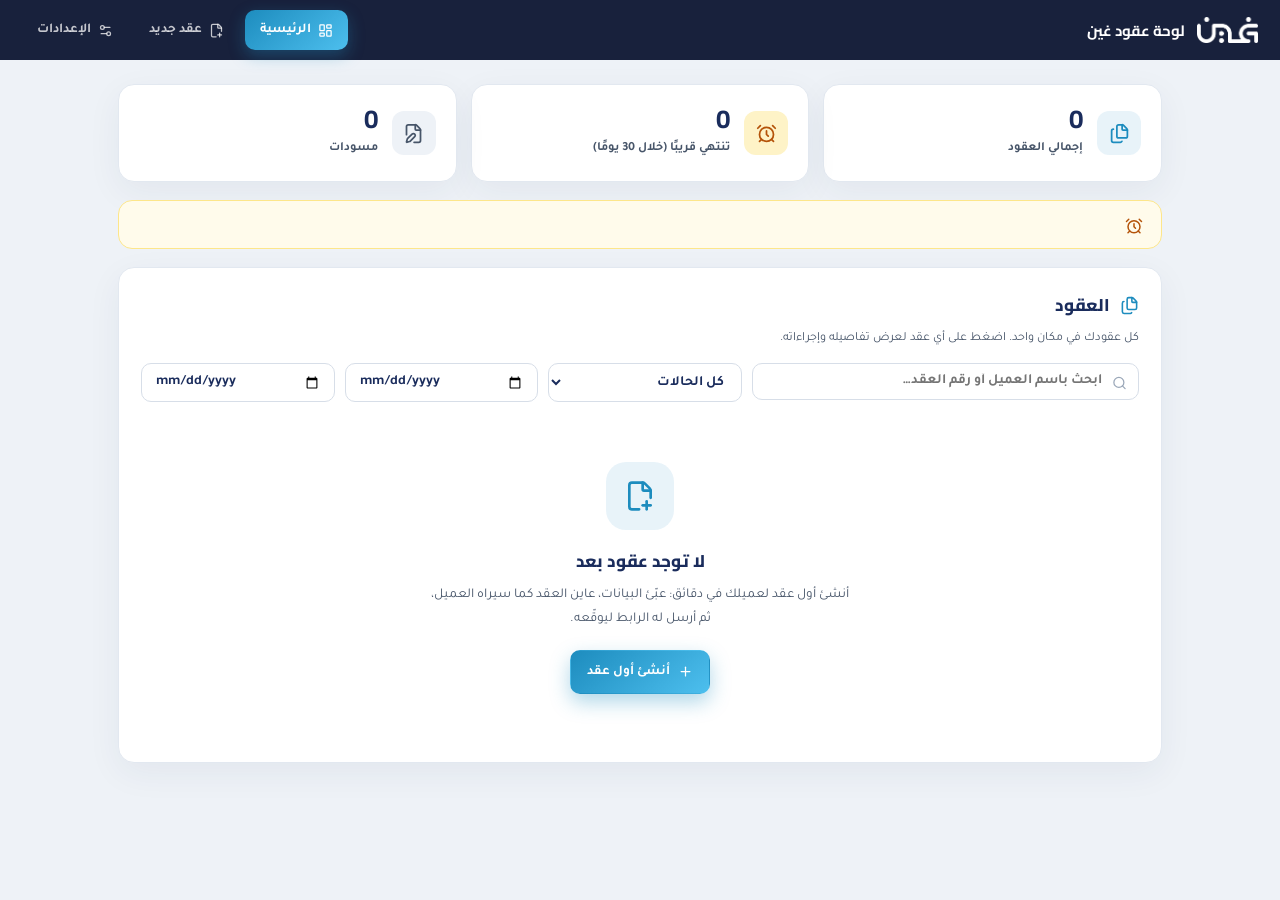
<file: admin.html>
<!DOCTYPE html>
<html lang="ar" dir="rtl">
<head>
<meta charset="utf-8">
<title>لوحة عقود غين</title>
<meta name="viewport" content="width=device-width, initial-scale=1">
<meta name="robots" content="noindex, nofollow">
<link href="assets/fonts.css" rel="stylesheet">
<script src="assets/lucide.min.js"></script>
<script src="assets/contract-link.js"></script>
<script src="assets/admin/store.js"></script>
<style>
  :root {
    --navy-deep: #1a2c5c; --navy: #20346a; --sky: #1d8cbe; --sky-light: #4dbfee; --sky-pale: #9bd9f5;
    --ink: #1e293b; --ink-soft: #475569; --bg: #eef2f7; --line: #e2e8f0; --ok: #16a34a; --warn: #b45309;
    --grad: linear-gradient(140deg, #1a2c5c 0%, #20346a 45%, #1d8cbe 135%);
  }
  * { box-sizing: border-box; margin: 0; padding: 0; }
  body { font-family: 'Tajawal', system-ui, sans-serif; background: var(--bg); color: var(--ink); line-height: 1.8; }
  h1, h2, h3 { font-family: 'Cairo', sans-serif; font-weight: 800; }

  .topbar { position: sticky; top: 0; z-index: 50; background: rgba(11,20,48,.94); backdrop-filter: blur(12px); color: #fff;
    display: flex; align-items: center; justify-content: space-between; gap: 14px; padding: 10px 22px; flex-wrap: wrap; }
  .topbar .brand { display: flex; align-items: center; gap: 12px; }
  .topbar .brand img { height: 26px; }
  .topbar .brand b { font-family: 'Cairo', sans-serif; font-size: 15px; }
  .nav { display: flex; gap: 6px; flex-wrap: wrap; }
  .nav a { display: inline-flex; align-items: center; gap: 7px; color: rgba(255,255,255,.75); text-decoration: none;
    font-size: 13.5px; font-weight: 700; padding: 8px 15px; border-radius: 10px; transition: background .2s, color .2s; }
  .nav a svg { width: 15px; height: 15px; }
  .nav a:hover { background: rgba(255,255,255,.1); color: #fff; }
  .nav a.active { background: linear-gradient(140deg, var(--sky), var(--sky-light)); color: #fff; box-shadow: 0 6px 16px rgba(29,140,190,.35); }

  .btn { display: inline-flex; align-items: center; gap: 8px; font-family: inherit; font-weight: 700; font-size: 13.5px;
    border-radius: 10px; padding: 9px 16px; cursor: pointer; border: 1px solid transparent; transition: transform .2s, background .2s; text-decoration: none; }
  .btn svg { width: 15px; height: 15px; }
  .btn:disabled { opacity: .5; cursor: default; }
  .btn-primary { background: linear-gradient(140deg, var(--sky), var(--sky-light)); color: #fff; box-shadow: 0 8px 20px rgba(29,140,190,.35); }
  .btn-primary:hover { transform: translateY(-2px); }
  .btn-ghost { background: rgba(255,255,255,.1); color: #fff; border-color: rgba(255,255,255,.25); }
  .btn-ghost:hover { background: rgba(255,255,255,.2); }
  .btn-soft { background: #fff; color: var(--navy-deep); border-color: var(--line); }
  .btn-soft:hover { border-color: var(--sky); }
  .btn-danger { background: #fff; color: #b91c1c; border-color: #fecaca; }
  .btn-danger:hover { background: #fef2f2; }

  .wrap { max-width: 1080px; margin: 24px auto 80px; padding: 0 18px; }
  .view { display: none; }
  .view.active { display: grid; gap: 18px; align-content: start; }
  .card { background: #fff; border: 1px solid var(--line); border-radius: 16px; padding: 22px; box-shadow: 0 10px 34px rgba(26,44,92,.06); }
  .card > h2 { font-size: 17px; color: var(--navy-deep); display: flex; align-items: center; gap: 10px; margin-bottom: 6px; }
  .card > h2 svg { width: 19px; height: 19px; stroke: var(--sky); }
  .card .hint { font-size: 12.5px; color: var(--ink-soft); margin-bottom: 14px; }

  .fld { font-family: inherit; font-size: 14px; font-weight: 600; color: var(--navy-deep); background: #fff;
    border: 1px solid #d7dee8; border-radius: 10px; padding: 9px 13px; transition: border-color .2s, box-shadow .2s; width: 100%; }
  .fld:focus { outline: none; border-color: var(--sky); box-shadow: 0 0 0 3px rgba(29,140,190,.14); }
  .grid3 { display: grid; grid-template-columns: repeat(3, 1fr); gap: 14px; }
  @media (max-width: 640px) { .grid3 { grid-template-columns: 1fr; } }
  .frow label { display: block; font-size: 12.5px; font-weight: 700; color: var(--ink-soft); margin-bottom: 5px; }

  /* ===== stats (home) ===== */
  .stats { display: grid; grid-template-columns: repeat(3, 1fr); gap: 14px; }
  @media (max-width: 640px) { .stats { grid-template-columns: 1fr; } }
  .stat { background: #fff; border: 1px solid var(--line); border-radius: 16px; padding: 18px 20px; display: flex; align-items: center; gap: 14px; box-shadow: 0 10px 34px rgba(26,44,92,.06); }
  .stat .ic { width: 44px; height: 44px; border-radius: 12px; display: grid; place-items: center; background: rgba(29,140,190,.1); flex-shrink: 0; }
  .stat .ic svg { width: 21px; height: 21px; stroke: var(--sky); }
  .stat.amber .ic { background: #fef3c7; } .stat.amber .ic svg { stroke: var(--warn); }
  .stat.slate .ic { background: var(--bg); } .stat.slate .ic svg { stroke: var(--ink-soft); }
  .stat b { font-family: 'Cairo', sans-serif; font-size: 26px; color: var(--navy-deep); line-height: 1.2; display: block; }
  .stat span { font-size: 12.5px; color: var(--ink-soft); font-weight: 700; }

  /* ===== expiry alert strip ===== */
  .alert-strip { background: #fffbeb; border: 1px solid #fde68a; border-radius: 14px; padding: 13px 18px; font-size: 13.5px; color: #92400e; display: flex; gap: 10px; align-items: flex-start; }
  .alert-strip svg { width: 18px; height: 18px; stroke: var(--warn); flex-shrink: 0; margin-top: 3px; }
  .alert-strip a { color: #92400e; font-weight: 700; }

  /* ===== filters + table (home) ===== */
  .list-tools { display: grid; grid-template-columns: 2fr 1fr 1fr 1fr; gap: 10px; margin-bottom: 14px; }
  @media (max-width: 760px) { .list-tools { grid-template-columns: 1fr 1fr; } }
  @media (max-width: 480px) { .list-tools { grid-template-columns: 1fr; } }
  .search-wrap { position: relative; }
  .search-wrap svg { position: absolute; inset-inline-start: 12px; top: 50%; transform: translateY(-50%); width: 15px; height: 15px; stroke: #9aa7b8; pointer-events: none; }
  .search-wrap .fld { padding-inline-start: 36px; }

  table.tbl { width: 100%; border-collapse: collapse; font-size: 13.5px; }
  .tbl th { text-align: right; font-family: 'Cairo', sans-serif; font-size: 12px; color: var(--ink-soft); background: var(--bg); padding: 9px 12px; border-bottom: 1px solid var(--line); }
  .tbl th:first-child { border-start-start-radius: 10px; } .tbl th:last-child { border-start-end-radius: 10px; }
  .tbl td { padding: 11px 12px; border-bottom: 1px solid var(--line); vertical-align: middle; }
  .tbl tbody tr { cursor: pointer; transition: background .15s; }
  .tbl tbody tr:hover { background: #f7fafd; }
  .tbl .cli-cell b { color: var(--navy-deep); }
  .tbl .no-cell { font-family: Consolas, monospace; font-size: 11.5px; color: var(--ink-soft); direction: ltr; }
  .tbl .lockic svg { width: 12px; height: 12px; stroke: var(--warn); }
  .soon-chip { display: inline-flex; align-items: center; gap: 4px; font-size: 10.5px; font-weight: 700; color: var(--warn); background: #fef3c7; border-radius: 999px; padding: 1px 8px; margin-inline-start: 6px; }
  .soon-chip svg { width: 11px; height: 11px; }

  .st-badge { display: inline-flex; align-items: center; gap: 5px; font-size: 11.5px; font-weight: 700; border-radius: 999px; padding: 3px 11px; white-space: nowrap; }
  .st-badge::before { content: ''; width: 7px; height: 7px; border-radius: 50%; background: currentColor; }
  .st-draft   { background: var(--bg); color: var(--ink-soft); }
  .st-review  { background: #fef3c7; color: var(--warn); }
  .st-signed  { background: rgba(22,163,74,.14); color: #15803d; }
  .st-expired { background: #fee2e2; color: #b91c1c; }

  /* جدول ← بطاقات على الجوال */
  @media (max-width: 640px) {
    .tbl thead { display: none; }
    .tbl, .tbl tbody, .tbl tr, .tbl td { display: block; width: 100%; }
    .tbl tr { border: 1px solid var(--line); border-radius: 12px; margin-bottom: 10px; padding: 6px 4px; }
    .tbl td { border: none; padding: 5px 12px; }
    .tbl td[data-lbl]::before { content: attr(data-lbl) ': '; font-size: 11px; font-weight: 700; color: var(--ink-soft); }
  }

  /* ===== empty state ===== */
  .empty { text-align: center; padding: 46px 20px; }
  .empty .ic { width: 68px; height: 68px; border-radius: 20px; background: rgba(29,140,190,.1); display: grid; place-items: center; margin: 0 auto 16px; }
  .empty .ic svg { width: 32px; height: 32px; stroke: var(--sky); }
  .empty h3 { font-size: 17px; color: var(--navy-deep); margin-bottom: 6px; }
  .empty p { font-size: 13.5px; color: var(--ink-soft); max-width: 420px; margin: 0 auto 18px; }

  /* ===== contract detail ===== */
  .back-link { display: inline-flex; align-items: center; gap: 6px; color: var(--ink-soft); text-decoration: none; font-size: 13px; font-weight: 700; margin-bottom: 4px; }
  .back-link:hover { color: var(--sky); }
  .back-link svg { width: 15px; height: 15px; }
  .d-head { display: flex; align-items: flex-start; justify-content: space-between; gap: 14px; flex-wrap: wrap; margin-bottom: 14px; }
  .d-head h2 { font-size: 19px; color: var(--navy-deep); }
  .d-grid { display: grid; grid-template-columns: repeat(2, 1fr); gap: 12px 22px; margin: 14px 0; }
  @media (max-width: 640px) { .d-grid { grid-template-columns: 1fr; } }
  .d-row { display: flex; flex-direction: column; gap: 3px; }
  .d-row .k { font-size: 12px; font-weight: 700; color: var(--ink-soft); }
  .d-row .v { font-size: 14px; font-weight: 700; color: var(--navy-deep); }
  .d-actions { display: flex; gap: 8px; flex-wrap: wrap; margin-top: 16px; padding-top: 16px; border-top: 1px solid var(--line); }
  .sig-thumb { max-height: 90px; border: 1px solid var(--line); border-radius: 10px; background: #fff; padding: 6px 12px; }

  /* ===== sections editor (settings) ===== */
  .sec { border: 1px solid var(--line); border-radius: 12px; margin-bottom: 10px; overflow: hidden; }
  .sec-head { display: flex; align-items: center; gap: 10px; padding: 11px 14px; cursor: pointer; user-select: none; background: #fbfcfe; }
  .sec-head:hover { background: #f4f8fb; }
  .sec-head h3 { font-size: 13.5px; color: var(--navy-deep); flex: 1; font-weight: 700; font-family: 'Tajawal', sans-serif; }
  .badge { font-size: 10.5px; font-weight: 700; border-radius: 999px; padding: 2px 10px; }
  .badge.mod { background: #fef3c7; color: var(--warn); }
  .badge.orig { background: var(--bg); color: var(--ink-soft); }
  .sec-head .chev svg { width: 15px; height: 15px; stroke: var(--ink-soft); transition: transform .3s; }
  .sec.open .chev svg { transform: rotate(180deg); }
  .sec-body { display: none; border-top: 1px solid var(--line); }
  .sec.open .sec-body { display: block; }
  .sec-tools { display: flex; justify-content: flex-end; padding: 8px 12px 0; }
  .editor { padding: 12px 16px 16px; font-size: 13.5px; outline: none; min-height: 60px; }
  .editor:focus { background: #fcfeff; }
  .editor h2 { font-size: 16px; color: var(--navy-deep); margin: 8px 0; }
  .editor h3 { font-size: 14px; color: var(--navy); margin: 8px 0 4px; }
  .editor h4 { font-size: 13px; color: var(--navy); margin: 6px 0 4px; }
  .editor ol, .editor ul { margin: 4px 24px 4px 0; }
  .editor table { border-collapse: collapse; font-size: 12.5px; }
  .editor th, .editor td { border: 1px solid var(--line); padding: 5px 9px; }
  .editor .n { display: inline-grid; place-items: center; min-width: 26px; height: 26px; padding: 0 6px; border-radius: 7px; background: rgba(29,140,190,.1); color: var(--sky); font-size: 12px; margin-inline-end: 6px; }

  /* ===== link output ===== */
  .linkbox { display: none; margin-top: 14px; background: var(--bg); border: 1px solid var(--line); border-radius: 12px; padding: 14px; }
  .linkbox.show { display: block; }
  .linkbox textarea { width: 100%; height: 74px; font-family: Consolas, monospace; font-size: 11px; direction: ltr; border: 1px solid var(--line); border-radius: 8px; padding: 8px; resize: vertical; background: #fff; color: var(--ink); }
  .linkbox .meta { display: flex; align-items: center; gap: 10px; flex-wrap: wrap; margin-top: 10px; }
  .linkbox .len { font-size: 12px; color: var(--ink-soft); font-weight: 700; }
  .linkbox .len.warn { color: var(--warn); }

  /* ===== المعالج (عقد جديد) ===== */
  .wz-steps { display: flex; margin: 6px 0 22px; }
  .wz-step { flex: 1; display: flex; flex-direction: column; align-items: center; gap: 6px; position: relative; font-size: 11.5px; font-weight: 700; color: var(--ink-soft); text-align: center; }
  .wz-step .dot { width: 34px; height: 34px; border-radius: 50%; display: grid; place-items: center; background: var(--bg); border: 2px solid var(--line); color: var(--ink-soft); font-family: 'Cairo', sans-serif; font-weight: 800; font-size: 14px; transition: all .2s; position: relative; z-index: 1; }
  .wz-step .dot svg { width: 16px; height: 16px; }
  .wz-step.active .dot { background: linear-gradient(140deg, var(--sky), var(--sky-light)); border-color: transparent; color: #fff; box-shadow: 0 6px 16px rgba(29,140,190,.35); }
  .wz-step.done .dot { background: rgba(22,163,74,.14); border-color: rgba(22,163,74,.4); color: #15803d; }
  .wz-step.active { color: var(--navy-deep); }
  .wz-step::before { content: ''; position: absolute; top: 17px; inset-inline-end: 50%; width: 100%; height: 2px; background: var(--line); }
  .wz-step:first-child::before { display: none; }
  .wz-pane { display: none; }
  .wz-pane.active { display: block; }
  .tpl-card { border: 2px solid var(--line); border-radius: 14px; padding: 18px; cursor: pointer; display: flex; gap: 14px; align-items: flex-start; transition: border-color .2s, background .2s; background: #fff; }
  .tpl-card.selected { border-color: var(--sky); background: rgba(29,140,190,.04); }
  .tpl-card .ic { width: 44px; height: 44px; border-radius: 12px; background: rgba(29,140,190,.1); display: grid; place-items: center; flex-shrink: 0; }
  .tpl-card .ic svg { width: 21px; height: 21px; stroke: var(--sky); }
  .tpl-card h3 { font-size: 15px; color: var(--navy-deep); margin-bottom: 2px; }
  .tpl-card p { font-size: 12.5px; color: var(--ink-soft); }
  .wz-grid { display: grid; grid-template-columns: 1fr 1fr; gap: 16px; }
  @media (max-width: 640px) { .wz-grid { grid-template-columns: 1fr; } }
  .fhelp { font-size: 11.5px; color: var(--ink-soft); margin-top: 3px; }
  .ferr { font-size: 11.5px; color: #b91c1c; font-weight: 700; margin-top: 3px; display: none; }
  .frow.invalid .ferr { display: block; }
  .frow.invalid .fld { border-color: #fca5a5; }
  .toggle-line { display: flex; align-items: center; gap: 9px; font-size: 13px; font-weight: 600; color: var(--navy-deep); background: #fff; border: 1px solid #d7dee8; border-radius: 10px; padding: 9px 13px; cursor: pointer; }
  .toggle-line input { width: 17px; height: 17px; accent-color: var(--sky); cursor: pointer; flex-shrink: 0; }
  .wz-foot { display: flex; gap: 8px; flex-wrap: wrap; margin-top: 22px; padding-top: 16px; border-top: 1px solid var(--line); }
  .preview-frame { width: 100%; height: 68vh; border: 1px solid var(--line); border-radius: 12px; background: #fff; }
  .success-box { text-align: center; padding: 6px 0 12px; }
  .success-box .ic { width: 58px; height: 58px; border-radius: 50%; background: rgba(22,163,74,.12); display: grid; place-items: center; margin: 0 auto 10px; }
  .success-box .ic svg { width: 27px; height: 27px; stroke: var(--ok); }
  .success-box h3 { font-size: 16px; color: var(--navy-deep); margin-bottom: 4px; }
  .success-box p { font-size: 13px; color: var(--ink-soft); }

  .toast { position: fixed; bottom: 22px; right: 50%; transform: translateX(50%) translateY(90px); background: #0e1a3d; color: #fff;
    border-radius: 999px; padding: 10px 22px; font-size: 13.5px; font-weight: 700; transition: transform .3s; z-index: 100; box-shadow: 0 14px 40px rgba(6,12,32,.4); max-width: 92vw; }
  .toast.show { transform: translateX(50%) translateY(0); }
  .toast.err { background: #991b1b; }
  .note { font-size: 12px; color: var(--ink-soft); background: var(--bg); border-inline-start: 3px solid var(--sky-light); border-radius: 8px; padding: 9px 12px; margin-top: 12px; }
</style>
</head>
<body>

<div class="topbar">
  <div class="brand">
    <img src="assets/gain-logo-white.webp" alt="غين">
    <b>لوحة عقود غين</b>
  </div>
  <nav class="nav">
    <a href="#/home" data-nav="home"><i data-lucide="layout-dashboard"></i> الرئيسية</a>
    <a href="#/new" data-nav="new"><i data-lucide="file-plus-2"></i> عقد جديد</a>
    <a href="#/settings" data-nav="settings"><i data-lucide="settings-2"></i> الإعدادات</a>
  </nav>
</div>

<div class="wrap">

  <!-- ================= الرئيسية ================= -->
  <section class="view" id="view-home">
    <div class="stats">
      <div class="stat"><span class="ic"><i data-lucide="files"></i></span><div><b id="stTotal">0</b><span>إجمالي العقود</span></div></div>
      <div class="stat amber"><span class="ic"><i data-lucide="alarm-clock"></i></span><div><b id="stSoon">0</b><span>تنتهي قريبًا (خلال 30 يومًا)</span></div></div>
      <div class="stat slate"><span class="ic"><i data-lucide="file-pen"></i></span><div><b id="stDrafts">0</b><span>مسودات</span></div></div>
    </div>

    <div class="alert-strip" id="expiryAlert" hidden>
      <i data-lucide="alarm-clock"></i>
      <div id="expiryAlertTxt"></div>
    </div>

    <div class="card">
      <h2><i data-lucide="files"></i> العقود</h2>
      <div class="hint">كل عقودك في مكان واحد. اضغط على أي عقد لعرض تفاصيله وإجراءاته.</div>
      <div class="list-tools" id="listTools">
        <div class="search-wrap">
          <i data-lucide="search"></i>
          <input class="fld" id="fSearch" placeholder="ابحث باسم العميل أو رقم العقد…">
        </div>
        <select class="fld" id="fStatus">
          <option value="">كل الحالات</option>
          <option value="draft">مسودة</option>
          <option value="review">قيد المراجعة</option>
          <option value="signed">موقّع</option>
          <option value="expired">منتهي</option>
        </select>
        <input class="fld" id="fFrom" type="date" title="من تاريخ الإنشاء">
        <input class="fld" id="fTo" type="date" title="إلى تاريخ الإنشاء">
      </div>
      <div style="overflow-x:auto">
        <table class="tbl" id="tbl">
          <thead><tr><th>العميل</th><th>رقم العقد</th><th>الحالة</th><th>أُنشئ في</th><th>ينتهي في</th></tr></thead>
          <tbody id="tblBody"></tbody>
        </table>
      </div>
      <div class="empty" id="emptyState" hidden>
        <div class="ic"><i data-lucide="file-plus-2"></i></div>
        <h3 id="emptyTitle">لا توجد عقود بعد</h3>
        <p id="emptyTxt">أنشئ أول عقد لعميلك في دقائق: عبّئ البيانات، عاين العقد كما سيراه العميل، ثم أرسل له الرابط ليوقّعه.</p>
        <a class="btn btn-primary" id="emptyCta" href="#/new"><i data-lucide="plus"></i> أنشئ أول عقد</a>
      </div>
    </div>
  </section>

  <!-- ================= عقد جديد (معالج خطوات) ================= -->
  <section class="view" id="view-new">
    <div class="card">
      <h2><i data-lucide="file-plus-2"></i> عقد جديد</h2>
      <div class="hint">تقدمك يُحفظ تلقائيًا كمسودة — يمكنك الخروج والعودة لإكماله في أي وقت من «الرئيسية».</div>

      <div class="wz-steps">
        <div class="wz-step" data-ws="1"><span class="dot">1</span><span>نوع العقد</span></div>
        <div class="wz-step" data-ws="2"><span class="dot">2</span><span>بيانات العقد</span></div>
        <div class="wz-step" data-ws="3"><span class="dot">3</span><span>المعاينة</span></div>
        <div class="wz-step" data-ws="4"><span class="dot">4</span><span>الإرسال</span></div>
      </div>

      <!-- الخطوة 1: نوع العقد -->
      <div class="wz-pane" data-wp="1">
        <div class="tpl-card selected">
          <span class="ic"><i data-lucide="stethoscope"></i></span>
          <div>
            <h3>عقد خدمات نظام غين</h3>
            <p>عقد الاشتراك القياسي (21 بندًا + الملاحق): تشغيل منصة غين للعيادات، مع حاسبة الاشتراك والتوقيع الإلكتروني وتصدير PDF/Word.</p>
          </div>
        </div>
        <div class="note">هذا هو القالب المعتمد حاليًا. البنية جاهزة لإضافة قوالب أخرى مستقبلًا (عدم إفصاح، عمل…).</div>
      </div>

      <!-- الخطوة 2: البيانات -->
      <div class="wz-pane" data-wp="2">
        <div class="wz-grid">
          <div class="frow" id="fwName">
            <label>اسم منشأة العميل *</label>
            <input class="fld" id="wName" placeholder="مثال: عيادات أودنت لطب الأسنان">
            <div class="fhelp">كما سيظهر في العقد وفي جدول المتابعة.</div>
            <div class="ferr">اكتب اسم المنشأة — لا يمكن إنشاء العقد بدونه.</div>
          </div>
          <div class="frow" id="fwDate">
            <label>تاريخ بدء العقد *</label>
            <input class="fld" id="wDate" type="date">
            <div class="fhelp">مدة العقد سنة، ويُحسب تاريخ الانتهاء تلقائيًا لتنبيهك قبل موعد التجديد.</div>
            <div class="ferr">اختر تاريخ بدء العقد.</div>
          </div>
          <div class="frow" id="fwCR">
            <label>الرقم الوطني الموحد (اختياري)</label>
            <input class="fld" id="wCR" inputmode="numeric" placeholder="7XXXXXXXXX">
            <div class="fhelp">10 أرقام يبدأ بـ7. اتركه فارغًا ليعبّئه العميل بنفسه.</div>
            <div class="ferr">الرقم الموحد يتكون من 10 أرقام ويبدأ بـ7 — صحّحه أو اتركه فارغًا.</div>
          </div>
          <div class="frow">
            <label>ممثل المنشأة (اختياري)</label>
            <input class="fld" id="wRep" placeholder="اسم من سيوقّع العقد عن العميل">
            <div class="fhelp">اتركه فارغًا ليعبّئه العميل بنفسه.</div>
          </div>
          <div class="frow" style="grid-column:1/-1">
            <label>عنوان المنشأة (اختياري)</label>
            <input class="fld" id="wAddr" placeholder="الشارع، الحي، المدينة">
          </div>
          <div class="frow">
            <label>عدد الفروع</label>
            <input class="fld" id="wBranches" type="number" min="1" max="999" value="1">
            <div class="fhelp">لكل موقع تشغيل مستقل اشتراكه الخاص، ويمكن للعميل تعديله قبل التوقيع.</div>
          </div>
          <div class="frow">
            <label>دورية الفوترة</label>
            <select class="fld" id="wCycle">
              <option value="1">شهري</option>
              <option value="3">ربع سنوي</option>
              <option value="6">نصف سنوي</option>
              <option value="12">سنوي</option>
            </select>
          </div>
          <div class="frow" style="grid-column:1/-1">
            <label>تطبيق غين للموظفين (اختياري)</label>
            <label class="toggle-line"><input type="checkbox" id="wApp"> إضافة «تطبيق غين» — نظام موارد بشرية متكامل على الجوال (يُحتسب في الحاسبة حسب الأسعار المعتمدة)</label>
          </div>
          <div class="frow">
            <label>الخصم (اختياري)</label>
            <select class="fld" id="wDiscType">
              <option value="">بدون خصم</option>
              <option value="pct">نسبة مئوية (%)</option>
              <option value="fix">مبلغ ثابت (ر.س)</option>
            </select>
            <div class="fhelp">يُخصم من قيمة كل دورة فوترة، وتُحسب الضريبة على المبلغ بعد الخصم.</div>
          </div>
          <div class="frow" id="fwDiscVal" style="display:none">
            <label id="wDiscValLbl">قيمة الخصم</label>
            <input class="fld" id="wDiscVal" type="number" min="0" step="0.5" placeholder="0">
            <div class="fhelp" id="wDiscValHelp"></div>
            <div class="ferr" id="wDiscValErr">أدخل قيمة خصم صحيحة.</div>
          </div>
          <div class="frow" id="fwDiscWhy" style="grid-column:1/-1;display:none">
            <label>سبب الخصم (اختياري — يظهر للعميل في ملخص الاشتراك)</label>
            <input class="fld" id="wDiscWhy" placeholder="مثال: خصم عميل مميز، عرض إطلاق">
          </div>
          <div class="note" id="wDiscPreview" style="grid-column:1/-1;display:none"></div>
        </div>
      </div>

      <!-- الخطوة 3: المعاينة -->
      <div class="wz-pane" data-wp="3">
        <div class="hint">هذه معاينة مطابقة تمامًا لما سيراه العميل عند فتح الرابط — بالأسعار والبنود المعتمدة في «الإعدادات» وبياناته معبّأة مسبقًا.</div>
        <iframe id="wzPreview" class="preview-frame" title="معاينة العقد"></iframe>
      </div>

      <!-- الخطوة 4: الإرسال -->
      <div class="wz-pane" data-wp="4">
        <div class="wz-grid">
          <div class="frow">
            <label>كلمة مرور للعقد (اختياري)</label>
            <input class="fld" id="wPw" autocomplete="off" placeholder="اتركه فارغًا لعقد بلا حماية">
            <div class="fhelp">إن وضعتها فلن يُفتح العقد إلا بها. زوّد العميل بها في رسالة منفصلة، ولا يمكن استرجاعها من الرابط لاحقًا.</div>
          </div>
        </div>
        <div id="wzResult"></div>
        <div class="note">البيانات التي يعبّئها العميل وتوقيعه تبقى في متصفحه — بعد التوقيع يرسل لك «النسخة الموقّعة» وتستوردها من صفحة العقد في اللوحة.</div>
      </div>

      <div class="wz-foot">
        <button class="btn btn-soft" id="wzBack"><i data-lucide="arrow-right"></i> السابق</button>
        <button class="btn btn-primary" id="wzNext">التالي <i data-lucide="arrow-left"></i></button>
        <button class="btn btn-primary" id="wzGen" style="display:none"><i data-lucide="link"></i> إنشاء العقد ونسخ الرابط</button>
        <span style="flex:1"></span>
        <button class="btn btn-soft" id="wzSaveExit"><i data-lucide="save"></i> حفظ كمسودة والخروج</button>
      </div>
    </div>
  </section>

  <!-- ================= تفاصيل عقد ================= -->
  <section class="view" id="view-contract">
    <div>
      <a class="back-link" href="#/home"><i data-lucide="arrow-right"></i> رجوع إلى العقود</a>
    </div>
    <div class="card" id="detailCard"></div>
  </section>

  <!-- ================= الإعدادات ================= -->
  <section class="view" id="view-settings">
    <div class="card">
      <h2><i data-lucide="banknote"></i> الأسعار</h2>
      <div class="hint">تنعكس على حاسبة الاشتراك ونصوص المادة (5) وملفات PDF/Word المصدّرة لكل عقد جديد.</div>
      <div class="grid3">
        <div class="frow"><label>الاشتراك الأساسي (ر.س / فرع / شهر)</label><input class="fld" id="pxBase" type="number" min="0" step="1" value="2499"></div>
        <div class="frow"><label>تطبيق غين (ر.س / فرع / شهر)</label><input class="fld" id="pxApp" type="number" min="0" step="1" value="500"></div>
        <div class="frow"><label>ضريبة القيمة المضافة (%)</label><input class="fld" id="pxVat" type="number" min="0" max="100" step="0.5" value="15"></div>
      </div>
    </div>

    <div class="card">
      <h2><i data-lucide="file-pen-line"></i> بنود العقد</h2>
      <div class="hint">اضغط على أي بند لتحريره مباشرة. البنود غير المعروضة هنا (أطراف العقد، الحاسبة، الحساب البنكي، التوقيع) ثابتة لحماية الحقول التفاعلية.</div>
      <div id="secList"><div class="hint">جارٍ تحميل البنود…</div></div>
      <div class="d-actions">
        <button class="btn btn-primary" id="saveBaseBtn"><i data-lucide="save"></i> حفظ كأساس لكل عقد جديد</button>
        <button class="btn btn-danger" id="resetBtn"><i data-lucide="rotate-ccw"></i> إعادة الضبط للأصل</button>
        <a class="btn btn-soft" href="contract.html" target="_blank" rel="noopener"><i data-lucide="external-link"></i> فتح العقد القياسي</a>
      </div>
      <div class="note">«حفظ كأساس» يجعل الأسعار والبنود الحالية نقطة البداية لكل عقد جديد تنشئه.</div>
    </div>

    <div class="card">
      <h2><i data-lucide="database-backup"></i> النسخة الاحتياطية</h2>
      <div class="hint">مهم: كل بيانات اللوحة (العقود والمسودات والتوقيعات والإعدادات) محفوظة في هذا المتصفح على هذا الجهاز فقط. نزّل نسخة احتياطية دوريًا حتى لا تفقدها عند مسح بيانات المتصفح أو تغيير الجهاز.</div>
      <div class="d-actions" style="border-top:none;padding-top:0;margin-top:6px">
        <button class="btn btn-primary" id="backupBtn"><i data-lucide="download"></i> تنزيل نسخة احتياطية</button>
        <button class="btn btn-soft" id="restoreBtn"><i data-lucide="upload"></i> استعادة من ملف</button>
        <input type="file" id="restoreFile" accept=".json,application/json" hidden>
      </div>
      <div class="note">الاستعادة تستبدل كل بيانات اللوحة الحالية بمحتوى الملف — استخدمها عند الانتقال لجهاز جديد أو بعد فقدان البيانات.</div>
    </div>
  </section>

</div>

<div class="toast" id="toast"></div>

<script>
(() => {
  lucide.createIcons();
  const $ = s => document.querySelector(s);
  const $$ = s => [...document.querySelectorAll(s)];
  const BASE_KEY = 'gain-admin-baseline';
  const DEFAULT_PRICES = { base: 2499, app: 500, vat: 15 };
  const EDITABLE = [
    ['a2','المادة (2): التعريفات'], ['a3','المادة (3): موضوع العقد ونطاق الخدمة'], ['a4','المادة (4): مدة العقد والتجديد'],
    ['a5text','المادة (5): البنود النصية (5.2 – 5.6)'],
    ['a6','المادة (6): الاستضافة والنسخ الاحتياطي'], ['a7','المادة (7): التحديثات والصيانة'],
    ['a8','المادة (8): التكاملات والرسوم'], ['a9','المادة (9): نقل البيانات'], ['a10','المادة (10): الدعم الفني وSLA'],
    ['a11','المادة (11): التزامات العميل'], ['a12','المادة (12): التغيير في نطاق العمل'], ['a13','المادة (13): السرية وحماية البيانات'],
    ['a14','المادة (14): قبول التسليم والتفعيل'], ['a15','المادة (15): حدود المسؤولية'], ['a16','المادة (16): الملكية الفكرية'],
    ['a17','المادة (17): القوة القاهرة'], ['a18','المادة (18): الإنهاء'], ['a19','المادة (19): القانون والاختصاص'],
    ['annexA','الملحق الفني (أ)'], ['sla','ملحق SLA'],
  ];
  const ORIGINAL = {};
  const editors = {};
  const Store = window.GainStore;
  const { buildPayload, copyText } = window.GainLink;

  const toast = (msg, isErr) => {
    const t = $('#toast'); t.textContent = msg;
    t.classList.toggle('err', !!isErr); t.classList.add('show');
    clearTimeout(t._t); t._t = setTimeout(() => t.classList.remove('show'), isErr ? 4000 : 2200);
  };
  const norm = s => s.replace(/\s+/g, ' ').trim();
  const escapeHtml = s => String(s ?? '').replace(/[&<>"']/g, c => ({'&':'&amp;','<':'&lt;','>':'&gt;','"':'&quot;',"'":'&#39;'}[c]));
  const fmtDate = iso => iso ? new Date(iso.slice(0,10) + 'T00:00').toLocaleDateString('ar-SA-u-ca-gregory-nu-latn', { year:'numeric', month:'long', day:'numeric' }) : '—';
  const STATUS_LABEL = { draft: 'مسودة', review: 'قيد المراجعة', signed: 'موقّع', expired: 'منتهي' };
  const badgeHtml = st => `<span class="st-badge st-${st}">${STATUS_LABEL[st]}</span>`;

  /* ================================================================
     الموجّه (router) — #/home | #/new | #/contract/<id> | #/settings
     ================================================================ */
  let currentDetailId = null;
  function route() {
    const h = location.hash || '#/home';
    const m = h.match(/^#\/(home|new|contract|settings)(?:\/([^/?&]+))?/);
    const view = m ? m[1] : 'home';
    const arg = m ? m[2] : null;
    $$('.view').forEach(v => v.classList.remove('active'));
    const el = $('#view-' + view);
    (el || $('#view-home')).classList.add('active');
    $$('[data-nav]').forEach(a => a.classList.toggle('active', a.dataset.nav === view || (view === 'contract' && a.dataset.nav === 'home')));
    if (view === 'home') renderHome();
    if (view === 'contract') { currentDetailId = arg; renderDetail(arg); }
    if (view === 'new') wzOpen(arg);
    window.scrollTo({ top: 0 });
  }
  window.addEventListener('hashchange', route);

  /* ================================================================
     الرئيسية: إحصائيات + تنبيه + جدول
     ================================================================ */
  function filteredRows() {
    const q = $('#fSearch').value.trim();
    const st = $('#fStatus').value;
    const from = $('#fFrom').value, to = $('#fTo').value;
    return Store.list().filter(c => {
      const eff = Store.effectiveStatus(c);
      if (st && eff !== st) return false;
      if (q && !((c.counterparty || '').includes(q) || (c.contractNo || '').includes(q))) return false;
      const created = (c.createdAt || '').slice(0, 10);
      if (from && created < from) return false;
      if (to && created > to) return false;
      return true;
    });
  }

  function renderHome() {
    const all = Store.list();
    const soon = all.filter(Store.isExpiringSoon);
    $('#stTotal').textContent = all.length;
    $('#stSoon').textContent = soon.length;
    $('#stDrafts').textContent = all.filter(c => Store.effectiveStatus(c) === 'draft').length;

    const strip = $('#expiryAlert');
    if (soon.length) {
      strip.hidden = false;
      $('#expiryAlertTxt').innerHTML = '<b>تنبيه:</b> ' +
        soon.map(c => `<a href="#/contract/${c.id}">${escapeHtml(c.counterparty || 'عقد بدون اسم')}</a> (ينتهي في ${fmtDate(c.expiryDate)})`).join('، ') +
        ' — تواصل مع العميل قبل موعد التجديد.';
    } else strip.hidden = true;

    const rows = filteredRows();
    const body = $('#tblBody');
    body.innerHTML = '';
    const hasAny = all.length > 0;
    $('#tbl').style.display = rows.length ? '' : 'none';
    const empty = $('#emptyState');
    if (!rows.length) {
      empty.hidden = false;
      if (hasAny) {
        $('#emptyTitle').textContent = 'لا نتائج مطابقة';
        $('#emptyTxt').textContent = 'لا يوجد عقد يطابق البحث أو الفلاتر الحالية. جرّب تعديل كلمة البحث أو اختيار «كل الحالات».';
        $('#emptyCta').style.display = 'none';
      } else {
        $('#emptyTitle').textContent = 'لا توجد عقود بعد';
        $('#emptyTxt').textContent = 'أنشئ أول عقد لعميلك في دقائق: عبّئ البيانات، عاين العقد كما سيراه العميل، ثم أرسل له الرابط ليوقّعه.';
        $('#emptyCta').style.display = '';
      }
    } else {
      empty.hidden = true;
      rows.forEach(c => {
        const eff = Store.effectiveStatus(c);
        const tr = document.createElement('tr');
        tr.innerHTML = `
          <td class="cli-cell" data-lbl="العميل"><b>${escapeHtml(c.counterparty || 'عقد بدون اسم')}</b>${c.pw ? ' <span class="lockic" title="محمي بكلمة مرور"><i data-lucide="lock"></i></span>' : ''}${Store.isExpiringSoon(c) ? '<span class="soon-chip"><i data-lucide="alarm-clock"></i> ينتهي قريبًا</span>' : ''}</td>
          <td class="no-cell" data-lbl="رقم العقد">${escapeHtml(c.contractNo || '—')}</td>
          <td data-lbl="الحالة">${badgeHtml(eff)}</td>
          <td data-lbl="أُنشئ في">${fmtDate(c.createdAt)}</td>
          <td data-lbl="ينتهي في">${fmtDate(c.expiryDate)}</td>`;
        tr.addEventListener('click', () => { location.hash = '#/contract/' + c.id; });
        body.appendChild(tr);
      });
    }
    lucide.createIcons();
  }
  ['fSearch','fStatus','fFrom','fTo'].forEach(id => {
    $('#' + id).addEventListener('input', renderHome);
  });

  /* ================================================================
     تفاصيل العقد
     ================================================================ */
  function renderDetail(id) {
    const card = $('#detailCard');
    const meta = id && Store.getMeta(id);
    if (!meta) {
      card.innerHTML = `<div class="empty"><div class="ic"><i data-lucide="file-question"></i></div>
        <h3>العقد غير موجود</h3><p>ربما حُذف هذا العقد أو أن الرابط غير صحيح.</p>
        <a class="btn btn-primary" href="#/home">العودة إلى العقود</a></div>`;
      lucide.createIcons(); return;
    }
    const rec = Store.getRecord(id) || {};
    const eff = Store.effectiveStatus(meta);
    const sig = meta.hasSig ? Store.getSignature(id) : null;

    card.innerHTML = `
      <div class="d-head">
        <div>
          <h2>${escapeHtml(meta.counterparty || 'عقد بدون اسم')}</h2>
          <div style="font-size:12.5px;color:var(--ink-soft)">عقد خدمات نظام غين${meta.pw ? ' · محمي بكلمة مرور' : ''}</div>
        </div>
        ${badgeHtml(eff)}
      </div>

      <div class="d-grid">
        <div class="d-row"><span class="k">رقم العقد</span><span class="v">${escapeHtml(meta.contractNo || '—')}</span></div>
        <div class="d-row"><span class="k">أُنشئ في</span><span class="v">${fmtDate(meta.createdAt)}</span></div>
        ${rec.cfg && rec.cfg.disc ? `<div class="d-row"><span class="k">الخصم</span><span class="v" style="color:#15803d">${rec.cfg.disc.t === 'pct' ? escapeHtml(String(rec.cfg.disc.v)) + '%' : escapeHtml(Number(rec.cfg.disc.v).toLocaleString('en-US')) + ' ر.س'} لكل دورة${rec.cfg.disc.why ? ' — ' + escapeHtml(rec.cfg.disc.why) : ''}</span></div>` : ''}
        <div class="d-row"><span class="k">تاريخ بدء العقد</span><input class="fld" type="date" id="dStart" value="${escapeHtml(meta.startDate || '')}"></div>
        <div class="d-row"><span class="k">تاريخ انتهاء العقد <span style="font-weight:400">(يُحسب تلقائيًا: سنة من البدء)</span></span><input class="fld" type="date" id="dExpiry" value="${escapeHtml(meta.expiryDate || '')}"></div>
      </div>

      ${rec.url ? `
      <div class="linkbox show">
        <textarea readonly id="dUrl">${escapeHtml(rec.url)}</textarea>
        <div class="meta">
          <span class="len">هذا هو رابط العقد الذي يفتحه العميل${meta.pw ? ' (لا تنسَ تزويده بكلمة المرور)' : ''}.</span>
          <span style="flex:1"></span>
          <button class="btn btn-soft" id="dCopy"><i data-lucide="copy"></i> نسخ الرابط</button>
          <a class="btn btn-soft" href="${escapeHtml(rec.url)}" target="_blank" rel="noopener"><i data-lucide="external-link"></i> فتح العقد</a>
        </div>
      </div>` : '<div class="note">لهذا العقد لا يوجد رابط بعد — أكمِله من «عقد جديد».</div>'}

      ${rec.signed ? `<div class="d-grid" style="margin-top:2px">
        <div class="d-row"><span class="k">وقّعه عن العميل</span><span class="v">${escapeHtml((rec.signed.fields && rec.signed.fields.cliSignName) || '—')}</span></div>
        <div class="d-row"><span class="k">تاريخ استلام التوقيع</span><span class="v">${fmtDate(rec.signed.signedAt)}</span></div>
      </div>` : ''}
      ${sig ? `<div style="margin-top:8px"><div class="d-row"><span class="k">توقيع العميل المستلَم</span></div><img class="sig-thumb" src="${sig}" alt="توقيع العميل"></div>` : ''}

      <div class="d-actions">
        ${eff === 'draft' ? `<a class="btn btn-primary" href="#/new/${escapeHtml(id)}"><i data-lucide="pencil"></i> متابعة تعبئة المسودة</a>` : ''}
        ${eff !== 'draft' && !rec.signed ? `<button class="btn btn-primary" id="dImport"><i data-lucide="file-up"></i> استيراد النسخة الموقّعة</button>` : ''}
        ${rec.cfg ? `<button class="btn btn-soft" id="dDocx"><i data-lucide="file-text"></i> حفظ DOCX</button>` : ''}
        ${eff !== 'signed' && eff !== 'draft' ? `<button class="btn btn-soft" id="dMarkSigned"><i data-lucide="badge-check"></i> تعليم كموقّع (يدويًا)</button>` : ''}
        ${eff === 'signed' || meta.status === 'expired' ? `<button class="btn btn-soft" id="dMarkReview"><i data-lucide="rotate-ccw"></i> إعادة إلى «قيد المراجعة»</button>` : ''}
        ${meta.status !== 'expired' ? `<button class="btn btn-soft" id="dMarkExpired"><i data-lucide="calendar-x"></i> إنهاء العقد يدويًا</button>` : ''}
        <span style="flex:1"></span>
        <button class="btn btn-danger" id="dDelete"><i data-lucide="trash-2"></i> حذف العقد</button>
        <input type="file" id="dImportFile" accept=".json,application/json" hidden>
      </div>
      ${eff !== 'draft' && !rec.signed ? '<div class="note">بعد أن يوقّع العميل يضغط «تصدير النسخة الموقّعة» في صفحة العقد ويرسل لك الملف — استورده هنا لتصبح الحالة «موقّعًا» مع حفظ التوقيع.</div>' : ''}`;

    /* التواريخ */
    $('#dStart').addEventListener('change', () => {
      const v = $('#dStart').value;
      const patch = { id, startDate: v };
      if (v && !$('#dExpiry').value) patch.expiryDate = Store.addMonths(v, 12);
      const r = Store.upsert(Object.assign({}, meta, patch));
      if (!r.ok) return toast(r.error, true);
      toast('حُفظ تاريخ البدء' + (patch.expiryDate ? ' وحُسب تاريخ الانتهاء تلقائيًا' : ''));
      renderDetail(id);
    });
    $('#dExpiry').addEventListener('change', () => {
      const r = Store.upsert(Object.assign({}, meta, { id, expiryDate: $('#dExpiry').value }));
      if (!r.ok) return toast(r.error, true);
      toast('حُفظ تاريخ الانتهاء'); renderDetail(id);
    });

    /* الإجراءات */
    const on = (sel, fn) => { const el = $(sel); if (el) el.addEventListener('click', fn); };
    on('#dCopy', async () => { await copyText(rec.url); toast('نُسخ رابط العقد'); });
    on('#dMarkSigned', () => {
      if (!confirm('تأكيد: هل وقّع العميل هذا العقد فعلًا؟ ستتغير حالته إلى «موقّع».')) return;
      const r = Store.upsert(Object.assign({}, meta, { id, status: 'signed' }));
      if (!r.ok) return toast(r.error, true);
      toast('أصبح العقد «موقّعًا» ✓'); renderDetail(id);
    });
    on('#dMarkReview', () => {
      const r = Store.upsert(Object.assign({}, meta, { id, status: 'review' }));
      if (!r.ok) return toast(r.error, true);
      toast('أُعيد العقد إلى «قيد المراجعة»'); renderDetail(id);
    });
    on('#dMarkExpired', () => {
      if (!confirm('سيُعلَّم هذا العقد «منتهيًا» يدويًا (مثلًا عند فسخه). متابعة؟')) return;
      const r = Store.upsert(Object.assign({}, meta, { id, status: 'expired' }));
      if (!r.ok) return toast(r.error, true);
      toast('عُلّم العقد «منتهيًا»'); renderDetail(id);
    });
    on('#dDelete', () => {
      if (!confirm('سيُحذف هذا العقد وسجلّه وتوقيعه نهائيًا من هذا المتصفح ولا يمكن التراجع. متابعة؟')) return;
      Store.remove(id);
      toast('حُذف العقد');
      location.hash = '#/home';
    });

    /* حفظ DOCX: يُبنى العقد في إطار خفي بإعدادات هذا العقد المجمّدة (والبيانات الموقّعة إن استُوردت) */
    on('#dDocx', async () => {
      const btn = $('#dDocx');
      const old = btn.innerHTML;
      btn.disabled = true; btn.textContent = 'جارٍ إنشاء ملف Word…';
      let iframe;
      try {
        const cfg = JSON.parse(JSON.stringify(rec.cfg));
        if (rec.signed && rec.signed.fields) {
          /* بيانات العميل كما وقّعها تدخل الملف */
          cfg.fill = Object.assign({}, cfg.fill, rec.signed.fields);
          if (rec.signed.fields.cliName) cfg.cli = rec.signed.fields.cliName;
        }
        const payload = await buildPayload(cfg, '');
        iframe = document.createElement('iframe');
        iframe.style.cssText = 'position:fixed;inset-inline-start:-11000px;top:0;width:1000px;height:900px;visibility:hidden';
        iframe.src = 'contract.html#c=' + payload + '&preview=1';
        document.body.appendChild(iframe);
        await new Promise((res, rej) => {
          iframe.onload = res;
          iframe.onerror = () => rej(new Error('تعذر تحميل صفحة العقد'));
          setTimeout(() => rej(new Error('انتهت مهلة تحميل العقد — أعد المحاولة')), 15000);
        });
        for (let i = 0; i < 100 && !iframe.contentWindow.__buildDocxBlob; i++) await new Promise(r => setTimeout(r, 100));
        if (!iframe.contentWindow.__buildDocxBlob) throw new Error('لم يجهز مولد الملف — أعد المحاولة');
        /* توقيع العميل المستورد يُرسم في لوحة التوقيع ليظهر في الملف */
        const sigData = meta.hasSig ? Store.getSignature(id) : null;
        if (sigData) {
          const cv = iframe.contentDocument.getElementById('sigPad');
          const ctx2 = cv.getContext('2d');
          await new Promise(res => {
            const img = new Image();
            img.onload = () => { const r2 = cv.getBoundingClientRect(); ctx2.drawImage(img, 0, 0, r2.width, r2.height); res(); };
            img.onerror = res;
            img.src = sigData;
          });
          cv.dataset.ink = '1';
        }
        const blob = await iframe.contentWindow.__buildDocxBlob();
        const a = document.createElement('a');
        a.href = URL.createObjectURL(blob);
        a.download = 'عقد غين — ' + (meta.counterparty || 'عقد') + '.docx';
        document.body.appendChild(a); a.click(); a.remove();
        setTimeout(() => URL.revokeObjectURL(a.href), 5000);
        toast('نُزّل ملف Word ✓');
      } catch (e) { toast('تعذر إنشاء ملف Word: ' + e.message, true); }
      if (iframe) iframe.remove();
      btn.disabled = false; btn.innerHTML = old; lucide.createIcons();
    });

    /* استيراد النسخة الموقّعة من ملف العميل */
    on('#dImport', () => $('#dImportFile').click());
    const fileInput = $('#dImportFile');
    if (fileInput) fileInput.addEventListener('change', async () => {
      const f = fileInput.files[0];
      if (!f) return;
      try {
        const data = JSON.parse(await f.text());
        if (data.kind !== 'gain-signed-contract') {
          return toast('هذا ليس ملف نسخة موقّعة من عقد غين. اطلب من العميل الملف الذي نزّله بزر «تصدير النسخة الموقّعة».', true);
        }
        if (data.id && data.id !== id) {
          return toast('هذا الملف يخص عقدًا آخر — افتح صفحة العقد الصحيح ثم استورده منها.', true);
        }
        if (!data.id && !confirm('هذا الملف لا يحمل معرّف عقد (أُنشئ من العقد القياسي بلا رابط مخصص). هل تريد ربطه بهذا العقد؟')) return;
        if (data.sig) {
          const rs = Store.setSignature(id, data.sig);
          if (!rs.ok) return toast(rs.error, true);
        }
        const r = Store.upsert(
          Object.assign({}, meta, {
            id, status: 'signed', hasSig: !!data.sig,
            contractNo: meta.contractNo || data.contractNo || '',
            counterparty: meta.counterparty && meta.counterparty !== 'عقد بدون اسم' ? meta.counterparty : ((data.fields && data.fields.cliName) || meta.counterparty),
          }),
          Object.assign({}, rec, { signed: { fields: data.fields || {}, signedAt: data.signedAt || new Date().toISOString(), contractNo: data.contractNo || '' } }));
        if (!r.ok) return toast(r.error, true);
        toast('استُوردت النسخة الموقّعة — أصبح العقد «موقّعًا» ✓');
        renderDetail(id);
      } catch (e) {
        toast('تعذر قراءة الملف — تأكد أنه ملف النسخة الموقّعة كما نزّله العميل دون تعديل.', true);
      }
      fileInput.value = '';
    });
    lucide.createIcons();
  }

  /* ================================================================
     تحميل البنود الأصلية من contract.html (محرر البنود)
     ================================================================ */
  async function loadOriginal() {
    const res = await fetch('contract.html', { cache: 'no-cache' });
    const doc = new DOMParser().parseFromString(await res.text(), 'text/html');
    EDITABLE.forEach(([key]) => {
      const el = doc.querySelector(`[data-art="${key}"], [data-editable="${key}"]`);
      ORIGINAL[key] = el ? el.innerHTML.trim() : '';
    });
  }

  function baseline() { try { return JSON.parse(localStorage.getItem(BASE_KEY) || '{}'); } catch (e) { return {}; } }

  function renderSections() {
    const base = baseline();
    const list = $('#secList');
    list.innerHTML = '';
    EDITABLE.forEach(([key, title]) => {
      const secEl = document.createElement('div'); secEl.className = 'sec';
      secEl.innerHTML = `
        <div class="sec-head">
          <h3>${title}</h3>
          <span class="badge orig" data-badge>أصلي</span>
          <span class="chev"><i data-lucide="chevron-down"></i></span>
        </div>
        <div class="sec-body">
          <div class="sec-tools"><button class="btn btn-soft" data-restore style="font-size:11.5px;padding:5px 12px"><i data-lucide="undo-2"></i> استعادة الأصل</button></div>
          <div class="editor" contenteditable="true" spellcheck="false"></div>
        </div>`;
      const editor = secEl.querySelector('.editor');
      editor.innerHTML = (base.edits && base.edits[key]) || ORIGINAL[key];
      editors[key] = { editor, badge: secEl.querySelector('[data-badge]') };
      const syncBadge = () => {
        const mod = norm(editor.innerHTML) !== norm(ORIGINAL[key]);
        const b = editors[key].badge;
        b.textContent = mod ? 'معدّل' : 'أصلي';
        b.className = 'badge ' + (mod ? 'mod' : 'orig');
      };
      syncBadge(); editors[key].syncBadge = syncBadge;
      editor.addEventListener('input', syncBadge);
      secEl.querySelector('.sec-head').addEventListener('click', () => secEl.classList.toggle('open'));
      secEl.querySelector('[data-restore]').addEventListener('click', e => {
        e.stopPropagation();
        editor.innerHTML = ORIGINAL[key]; syncBadge(); toast('استُعيد النص الأصلي');
      });
      list.appendChild(secEl);
    });
    lucide.createIcons();
  }

  function applyPrices(p) { $('#pxBase').value = p.base; $('#pxApp').value = p.app; $('#pxVat').value = p.vat; }
  const readPrices = () => ({
    base: Math.max(0, parseFloat($('#pxBase').value) || 0),
    app: Math.max(0, parseFloat($('#pxApp').value) || 0),
    vat: Math.max(0, parseFloat($('#pxVat').value) || 0),
  });

  /* ---------- الحالة الحالية → إعدادات عقد ---------- */
  function currentEdits() {
    const edits = {};
    EDITABLE.forEach(([key]) => {
      if (!editors[key]) return;
      const html = editors[key].editor.innerHTML.trim();
      if (norm(html) !== norm(ORIGINAL[key])) edits[key] = html;
    });
    return edits;
  }
  function currentConfig() {
    const cfg = { v: 1 };
    const p = readPrices();
    if (p.base !== DEFAULT_PRICES.base || p.app !== DEFAULT_PRICES.app || p.vat !== DEFAULT_PRICES.vat) cfg.prices = p;
    const edits = currentEdits();
    if (Object.keys(edits).length) cfg.edits = edits;
    return cfg;
  }

  /* ================================================================
     معالج عقد جديد (4 خطوات) + المسودات
     ================================================================ */
  const WZ = { step: 1, id: null, dirty: false };
  const WZ_DEFAULTS = () => ({ cliName: '', cliCR: '', cliAddr: '', cliRep: '', contractDate: Store.today(), branches: 1, appOpt: false, cycle: '1', discType: '', discVal: '', discWhy: '' });
  let wzData = WZ_DEFAULTS();
  const fmtNum = n => Number(n).toLocaleString('en-US');

  /* نفس معادلة رقم العقد في contract.html حتى يتطابق الرقم في اللوحة والعقد */
  function contractNoFor(name, d) {
    if (!name || !d) return '';
    const base = name + d;
    let h = 0; for (let i = 0; i < base.length; i++) h = (h * 31 + base.charCodeAt(i)) >>> 0;
    return 'GAIN-' + d.replace(/-/g, '') + '-' + (h % 1000).toString().padStart(3, '0');
  }

  function wzReadForm() {
    wzData = {
      cliName: $('#wName').value.trim(), cliCR: $('#wCR').value.trim(),
      cliAddr: $('#wAddr').value.trim(), cliRep: $('#wRep').value.trim(),
      contractDate: $('#wDate').value,
      branches: Math.min(999, Math.max(1, parseInt($('#wBranches').value, 10) || 1)),
      appOpt: $('#wApp').checked, cycle: $('#wCycle').value,
      discType: $('#wDiscType').value, discVal: $('#wDiscVal').value, discWhy: $('#wDiscWhy').value.trim(),
    };
  }
  function wzWriteForm() {
    $('#wName').value = wzData.cliName; $('#wCR').value = wzData.cliCR;
    $('#wAddr').value = wzData.cliAddr; $('#wRep').value = wzData.cliRep;
    $('#wDate').value = wzData.contractDate; $('#wBranches').value = wzData.branches;
    $('#wApp').checked = wzData.appOpt; $('#wCycle').value = wzData.cycle;
    $('#wDiscType').value = wzData.discType || ''; $('#wDiscVal').value = wzData.discVal || ''; $('#wDiscWhy').value = wzData.discWhy || '';
    $$('#view-new .frow').forEach(f => f.classList.remove('invalid'));
    wzDiscSync();
  }

  /* ---------- الخصم: حسابات ومعاينة فورية ---------- */
  /* قيمة الدورة الأصلية (قبل الخصم والضريبة) وفق اختيارات المعالج والأسعار المعتمدة */
  function wzCycleAmt() {
    const p = readPrices();
    const monthly = p.base * wzData.branches + (wzData.appOpt ? p.app * wzData.branches : 0);
    return monthly * parseInt(wzData.cycle, 10);
  }
  /* الخصم الحالي إن كان صالحًا، وإلا null */
  function wzDisc() {
    if (!wzData.discType) return null;
    const v = parseFloat(wzData.discVal);
    if (!(v > 0)) return null;
    if (wzData.discType === 'pct' && v > 100) return null;
    if (wzData.discType === 'fix' && v > wzCycleAmt()) return null;
    const d = { t: wzData.discType, v };
    if (wzData.discWhy) d.why = wzData.discWhy;
    return d;
  }
  function wzDiscSync() {
    const t = $('#wDiscType').value;
    $('#fwDiscVal').style.display = t ? '' : 'none';
    $('#fwDiscWhy').style.display = t ? '' : 'none';
    if (t === 'pct') {
      $('#wDiscValLbl').textContent = 'نسبة الخصم (%)';
      $('#wDiscValHelp').textContent = 'من 0.5 إلى 100 — تُطبق على قيمة كل دورة.';
      $('#wDiscVal').max = 100;
    } else if (t === 'fix') {
      $('#wDiscValLbl').textContent = 'مبلغ الخصم (ر.س)';
      $('#wDiscValHelp').textContent = 'يُخصم من قيمة كل دورة، ولا يتجاوز قيمتها الأصلية.';
      $('#wDiscVal').removeAttribute('max');
    }
    /* المعاينة الفورية: الأصلي ← الخصم ← بعد الخصم ← الضريبة ← الإجمالي */
    const box = $('#wDiscPreview');
    const d = wzDisc();
    if (!t || !d) { box.style.display = 'none'; return; }
    const p = readPrices();
    const cycleAmt = wzCycleAmt();
    const discAmt = d.t === 'pct' ? cycleAmt * d.v / 100 : Math.min(d.v, cycleAmt);
    const after = cycleAmt - discAmt;
    const vat = after * p.vat / 100;
    box.style.display = '';
    box.innerHTML = `قيمة الدورة الأصلية: <b>${fmtNum(cycleAmt)} ر.س</b>
      ← الخصم${d.t === 'pct' ? ` (${d.v}%)` : ''}: <b style="color:var(--ok)">−${fmtNum(Math.round(discAmt))} ر.س</b>
      ← بعد الخصم: <b>${fmtNum(Math.round(after))} ر.س</b>
      ← الضريبة (${p.vat}%): <b>${fmtNum(Math.round(vat))} ر.س</b>
      ← الإجمالي المستحق: <b style="color:var(--navy-deep)">${fmtNum(Math.round(after + vat))} ر.س</b>`;
  }

  let wzSaveT = null;
  function wzDraftSave(immediate) {
    clearTimeout(wzSaveT);
    const doSave = () => {
      if (!WZ.id) WZ.id = window.GainLink.newId();
      const r = Store.upsert({
        id: WZ.id, tpl: 'services', status: 'draft',
        counterparty: wzData.cliName || 'مسودة بدون اسم',
        contractNo: contractNoFor(wzData.cliName, wzData.contractDate),
        startDate: wzData.contractDate || '',
        expiryDate: wzData.contractDate ? Store.addMonths(wzData.contractDate, 12) : '',
        hasLink: false, pw: false, hasSig: false,
      }, { wizard: { step: WZ.step, data: wzData } });
      if (!r.ok) toast(r.error, true);
    };
    if (immediate) doSave(); else wzSaveT = setTimeout(doSave, 600);
  }

  function wzValidate2(show) {
    let ok = true;
    const check = (rowSel, bad) => {
      if (show) $(rowSel).classList.toggle('invalid', !!bad);
      if (bad) ok = false;
    };
    check('#fwName', !$('#wName').value.trim());
    check('#fwDate', !$('#wDate').value);
    const cr = $('#wCR').value.trim();
    check('#fwCR', cr && !/^7\d{9}$/.test(cr));
    /* الخصم: لا سالب، النسبة ≤ 100، والمبلغ الثابت ≤ قيمة الدورة الأصلية */
    const dt = $('#wDiscType').value;
    if (dt) {
      const v = parseFloat($('#wDiscVal').value);
      let bad = false, msg = '';
      if (!(v > 0)) { bad = true; msg = 'أدخل قيمة خصم أكبر من صفر، أو اختر «بدون خصم».'; }
      else if (dt === 'pct' && v > 100) { bad = true; msg = 'نسبة الخصم لا يمكن أن تتجاوز 100%.'; }
      else if (dt === 'fix' && v > wzCycleAmt()) { bad = true; msg = `مبلغ الخصم يتجاوز قيمة الدورة الأصلية (${fmtNum(wzCycleAmt())} ر.س).`; }
      if (msg) $('#wDiscValErr').textContent = msg;
      check('#fwDiscVal', bad);
    }
    return ok;
  }

  function wzShow(step) {
    WZ.step = step;
    $$('.wz-pane').forEach(p => p.classList.toggle('active', +p.dataset.wp === step));
    $$('.wz-step').forEach(s => {
      const n = +s.dataset.ws;
      s.classList.toggle('active', n === step);
      s.classList.toggle('done', n < step);
      const dot = s.querySelector('.dot');
      if (n < step) dot.innerHTML = '<i data-lucide="check"></i>'; else dot.textContent = n;
    });
    $('#wzBack').style.visibility = step === 1 ? 'hidden' : 'visible';
    $('#wzNext').style.display = step === 4 ? 'none' : '';
    $('#wzGen').style.display = step === 4 ? '' : 'none';
    if (step === 3) wzBuildPreview();
    lucide.createIcons();
  }

  /* إعدادات هذا العقد: أساس الإعدادات + بيانات المعالج */
  function wzConfig() {
    const cfg = currentConfig();
    if (!WZ.id) WZ.id = window.GainLink.newId();
    cfg.id = WZ.id;
    if (wzData.cliName) cfg.cli = wzData.cliName;
    const fill = {};
    if (wzData.cliCR) fill.cliCR = wzData.cliCR;
    if (wzData.cliAddr) fill.cliAddr = wzData.cliAddr;
    if (wzData.cliRep) fill.cliRep = wzData.cliRep;
    if (wzData.contractDate) fill.contractDate = wzData.contractDate;
    if (wzData.branches > 1) fill.branches = String(wzData.branches);
    if (wzData.appOpt) fill.appOpt = true;
    if (wzData.cycle !== '1') fill.cycle = wzData.cycle;
    if (Object.keys(fill).length) cfg.fill = fill;
    /* الخصم يُجمّد داخل إعدادات الرابط — لا يتأثر بتغيير الأسعار لاحقًا ولا يمكن للعميل تعديله */
    const disc = wzDisc();
    if (disc) cfg.disc = disc;
    return cfg;
  }

  async function wzBuildPreview() {
    wzReadForm();
    const payload = await buildPayload(wzConfig(), ''); /* المعاينة دائمًا بلا كلمة مرور */
    $('#wzPreview').src = 'contract.html#c=' + payload + '&preview=1';
  }

  function wzOpen(id) {
    $('#wzResult').innerHTML = '';
    $('#wPw').value = '';
    $('#wzGen').disabled = false;
    if (id) {
      const meta = Store.getMeta(id);
      const rec = Store.getRecord(id);
      if (meta && Store.effectiveStatus(meta) === 'draft' && rec && rec.wizard) {
        WZ.id = id; WZ.dirty = true;
        wzData = Object.assign(WZ_DEFAULTS(), rec.wizard.data);
        wzWriteForm();
        wzShow(rec.wizard.step && rec.wizard.step > 1 ? rec.wizard.step : 2);
        return;
      }
      location.hash = '#/new';
      return;
    }
    WZ.id = null; WZ.dirty = false;
    wzData = WZ_DEFAULTS();
    wzWriteForm();
    wzShow(1);
  }

  $('#wzNext').addEventListener('click', () => {
    if (WZ.step === 2) {
      wzReadForm();
      if (!wzValidate2(true)) { toast('أكمل الحقول المطلوبة أولًا — التوضيح تحت كل حقل', true); return; }
      wzDraftSave(true);
    }
    wzShow(Math.min(4, WZ.step + 1));
  });
  $('#wzBack').addEventListener('click', () => wzShow(Math.max(1, WZ.step - 1)));
  $('#wzSaveExit').addEventListener('click', () => {
    wzReadForm();
    if (WZ.dirty || WZ.id) {
      wzDraftSave(true);
      toast('حُفظت المسودة ✓ ستجدها في «الرئيسية» لإكمالها لاحقًا');
    }
    location.hash = '#/home';
  });
  ['wName', 'wDate', 'wCR', 'wRep', 'wAddr', 'wBranches', 'wCycle', 'wApp', 'wDiscType', 'wDiscVal', 'wDiscWhy'].forEach(fid => {
    const el = $('#' + fid);
    const onEdit = () => {
      const row = el.closest('.frow'); if (row) row.classList.remove('invalid');
      wzReadForm(); WZ.dirty = true; wzDraftSave();
      wzDiscSync();
    };
    el.addEventListener('input', onEdit);
    el.addEventListener('change', onEdit);
  });

  $('#wzGen').addEventListener('click', async () => {
    wzReadForm();
    if (!wzValidate2(true)) { wzShow(2); toast('أكمل الحقول المطلوبة أولًا — اسم المنشأة وتاريخ البدء', true); return; }
    const btn = $('#wzGen'); btn.disabled = true;
    try {
      const cfg = wzConfig();
      const pw = $('#wPw').value;
      const payload = await buildPayload(cfg, pw);
      const url = new URL('contract.html', location.href).href + '#c=' + payload;
      const r = Store.upsert({
        id: cfg.id, tpl: 'services', status: 'review',
        counterparty: wzData.cliName,
        contractNo: contractNoFor(wzData.cliName, wzData.contractDate),
        startDate: wzData.contractDate,
        expiryDate: Store.addMonths(wzData.contractDate, 12),
        hasLink: true, pw: !!pw, hasSig: false,
      }, { url, cfg, pw: !!pw, wizard: null, statusLog: [{ to: 'review', at: new Date().toISOString() }] });
      if (!r.ok) { toast(r.error, true); btn.disabled = false; return; }
      const ok = await copyText(url);
      const kb = (url.length / 1024).toFixed(1);
      $('#wzResult').innerHTML = `
        <div class="success-box">
          <div class="ic"><i data-lucide="check"></i></div>
          <h3>أُنشئ العقد بنجاح</h3>
          <p>${ok ? 'الرابط منسوخ في الحافظة — أرسله للعميل ليعبّئ بياناته ويوقّع.' : 'انسخ الرابط أدناه وأرسله للعميل ليعبّئ بياناته ويوقّع.'}${pw ? ' لا تنسَ تزويده بكلمة المرور في رسالة منفصلة.' : ''}</p>
        </div>
        <div class="linkbox show">
          <textarea readonly id="wzUrl">${escapeHtml(url)}</textarea>
          <div class="meta">
            <span class="len${url.length > 6000 ? ' warn' : ''}">طول الرابط: ${kb} KB${url.length > 6000 ? ' — طويل؛ قلّل تعديلات البنود إن أمكن' : ''}</span>
            <span style="flex:1"></span>
            <button class="btn btn-soft" id="wzCopy"><i data-lucide="copy"></i> نسخ</button>
            <a class="btn btn-soft" href="${escapeHtml(url)}" target="_blank" rel="noopener"><i data-lucide="external-link"></i> فتح العقد</a>
            <a class="btn btn-primary" href="#/contract/${escapeHtml(cfg.id)}"><i data-lucide="file-text"></i> صفحة العقد في اللوحة</a>
          </div>
        </div>`;
      $('#wzCopy').addEventListener('click', async () => { await copyText(url); toast('نُسخ الرابط'); });
      toast(ok ? 'أُنشئ العقد ونُسخ رابطه ✓' : 'أُنشئ العقد — انسخ الرابط يدويًا');
      lucide.createIcons();
      $('#wzResult').scrollIntoView({ behavior: 'smooth', block: 'center' });
    } catch (e) { toast('تعذر إنشاء العقد: ' + e.message, true); }
    btn.disabled = false;
  });

  /* ================================================================
     أزرار الإعدادات
     ================================================================ */
  $('#saveBaseBtn').addEventListener('click', () => {
    const r = { ok: true };
    try { localStorage.setItem(BASE_KEY, JSON.stringify({ prices: readPrices(), edits: currentEdits() })); }
    catch (e) { r.ok = false; }
    if (!r.ok) return toast(Store.QUOTA_MSG, true);
    toast('حُفظت الأسعار والبنود الحالية كأساس لكل عقد جديد ✓');
  });

  $('#resetBtn').addEventListener('click', () => {
    if (!confirm('سيُعاد كل شيء (الأسعار والبنود والأساس المحفوظ) إلى العقد الأصلي. متابعة؟')) return;
    localStorage.removeItem(BASE_KEY);
    applyPrices(DEFAULT_PRICES);
    EDITABLE.forEach(([key]) => { if (editors[key]) { editors[key].editor.innerHTML = ORIGINAL[key]; editors[key].syncBadge(); } });
    toast('أُعيد الضبط إلى العقد الأصلي');
  });

  /* ================================================================
     النسخة الاحتياطية (تصدير/استيراد كل بيانات اللوحة)
     ================================================================ */
  const BACKUP_PREFIXES = ['gain-dash-', 'gain-admin-'];
  $('#backupBtn').addEventListener('click', () => {
    const data = {};
    for (let i = 0; i < localStorage.length; i++) {
      const k = localStorage.key(i);
      if (BACKUP_PREFIXES.some(p => k.startsWith(p))) data[k] = localStorage.getItem(k);
    }
    const payload = { kind: 'gain-dashboard-backup', v: 1, at: new Date().toISOString(), data };
    const blob = new Blob([JSON.stringify(payload)], { type: 'application/json' });
    const a = document.createElement('a');
    a.href = URL.createObjectURL(blob);
    a.download = 'نسخة احتياطية — لوحة عقود غين — ' + Store.today() + '.json';
    document.body.appendChild(a); a.click(); a.remove();
    setTimeout(() => URL.revokeObjectURL(a.href), 5000);
    toast('نُزّلت النسخة الاحتياطية ✓ احفظها في مكان آمن');
  });
  $('#restoreBtn').addEventListener('click', () => $('#restoreFile').click());
  $('#restoreFile').addEventListener('change', async () => {
    const f = $('#restoreFile').files[0];
    if (!f) return;
    try {
      const payload = JSON.parse(await f.text());
      if (payload.kind !== 'gain-dashboard-backup' || !payload.data) {
        return toast('هذا ليس ملف نسخة احتياطية من لوحة عقود غين.', true);
      }
      const n = Object.keys(payload.data).length;
      if (!confirm(`سيتم استبدال كل بيانات اللوحة الحالية بمحتوى الملف (${n} عنصرًا، بتاريخ ${payload.at ? payload.at.slice(0, 10) : 'غير معروف'}). متابعة؟`)) return;
      /* احذف مفاتيح اللوحة الحالية ثم اكتب المستعادة */
      const toDelete = [];
      for (let i = 0; i < localStorage.length; i++) {
        const k = localStorage.key(i);
        if (BACKUP_PREFIXES.some(p => k.startsWith(p))) toDelete.push(k);
      }
      toDelete.forEach(k => localStorage.removeItem(k));
      for (const [k, v] of Object.entries(payload.data)) {
        try { localStorage.setItem(k, v); }
        catch (e) { return toast(Store.QUOTA_MSG, true); }
      }
      toast('استُعيدت النسخة الاحتياطية ✓');
      location.hash = '#/home';
      location.reload();
    } catch (e) {
      toast('تعذر قراءة الملف — تأكد أنه ملف النسخة الاحتياطية دون تعديل.', true);
    }
    $('#restoreFile').value = '';
  });

  /* ================================================================
     إقلاع
     ================================================================ */
  (async () => {
    /* ترحيل روابط النسخة السابقة إلى جدول العقود (غير هدّام) */
    const mig = Store.migrate();
    if (mig.migrated) toast(`تم نقل ${mig.migrated} من روابطك السابقة إلى جدول العقود`);

    route();
    await loadOriginal();
    const base = baseline();
    applyPrices(Object.assign({}, DEFAULT_PRICES, base.prices || {}));
    renderSections();
  })();
})();
</script>
</body>
</html>
</file>
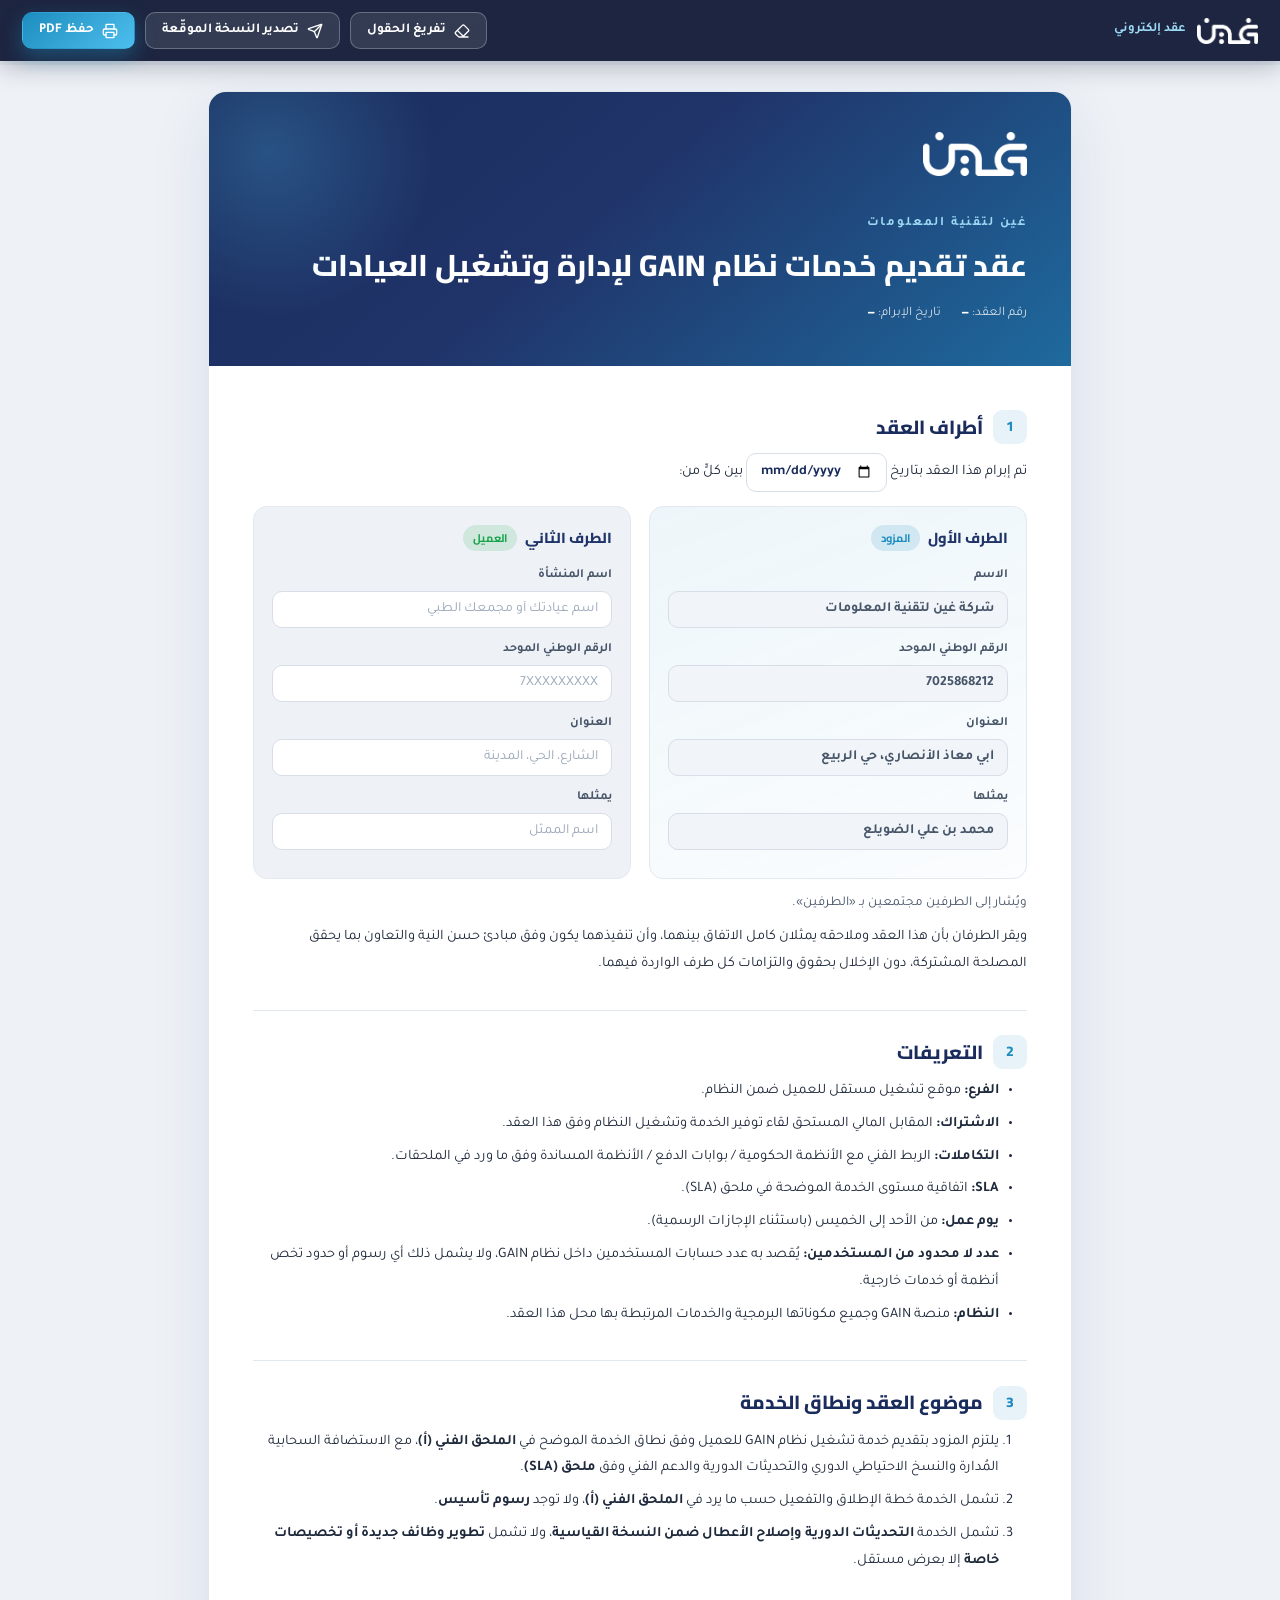
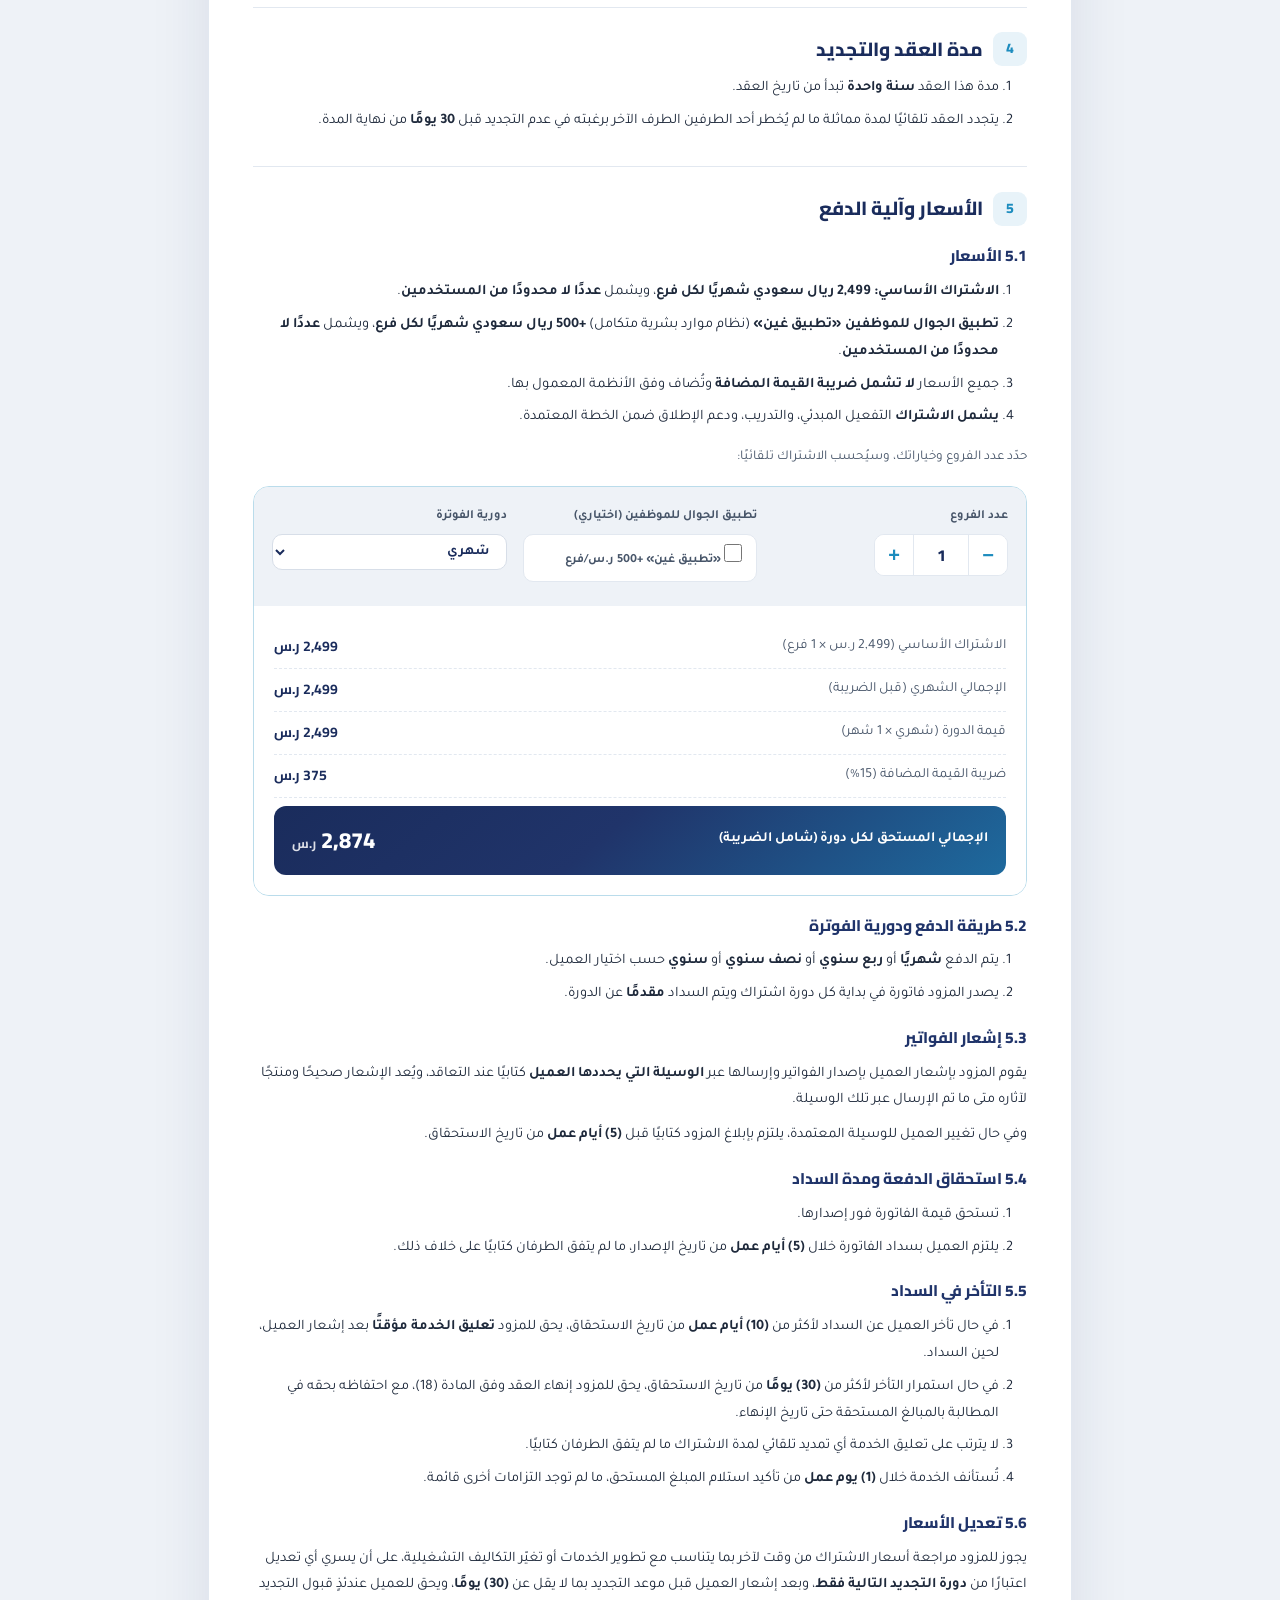
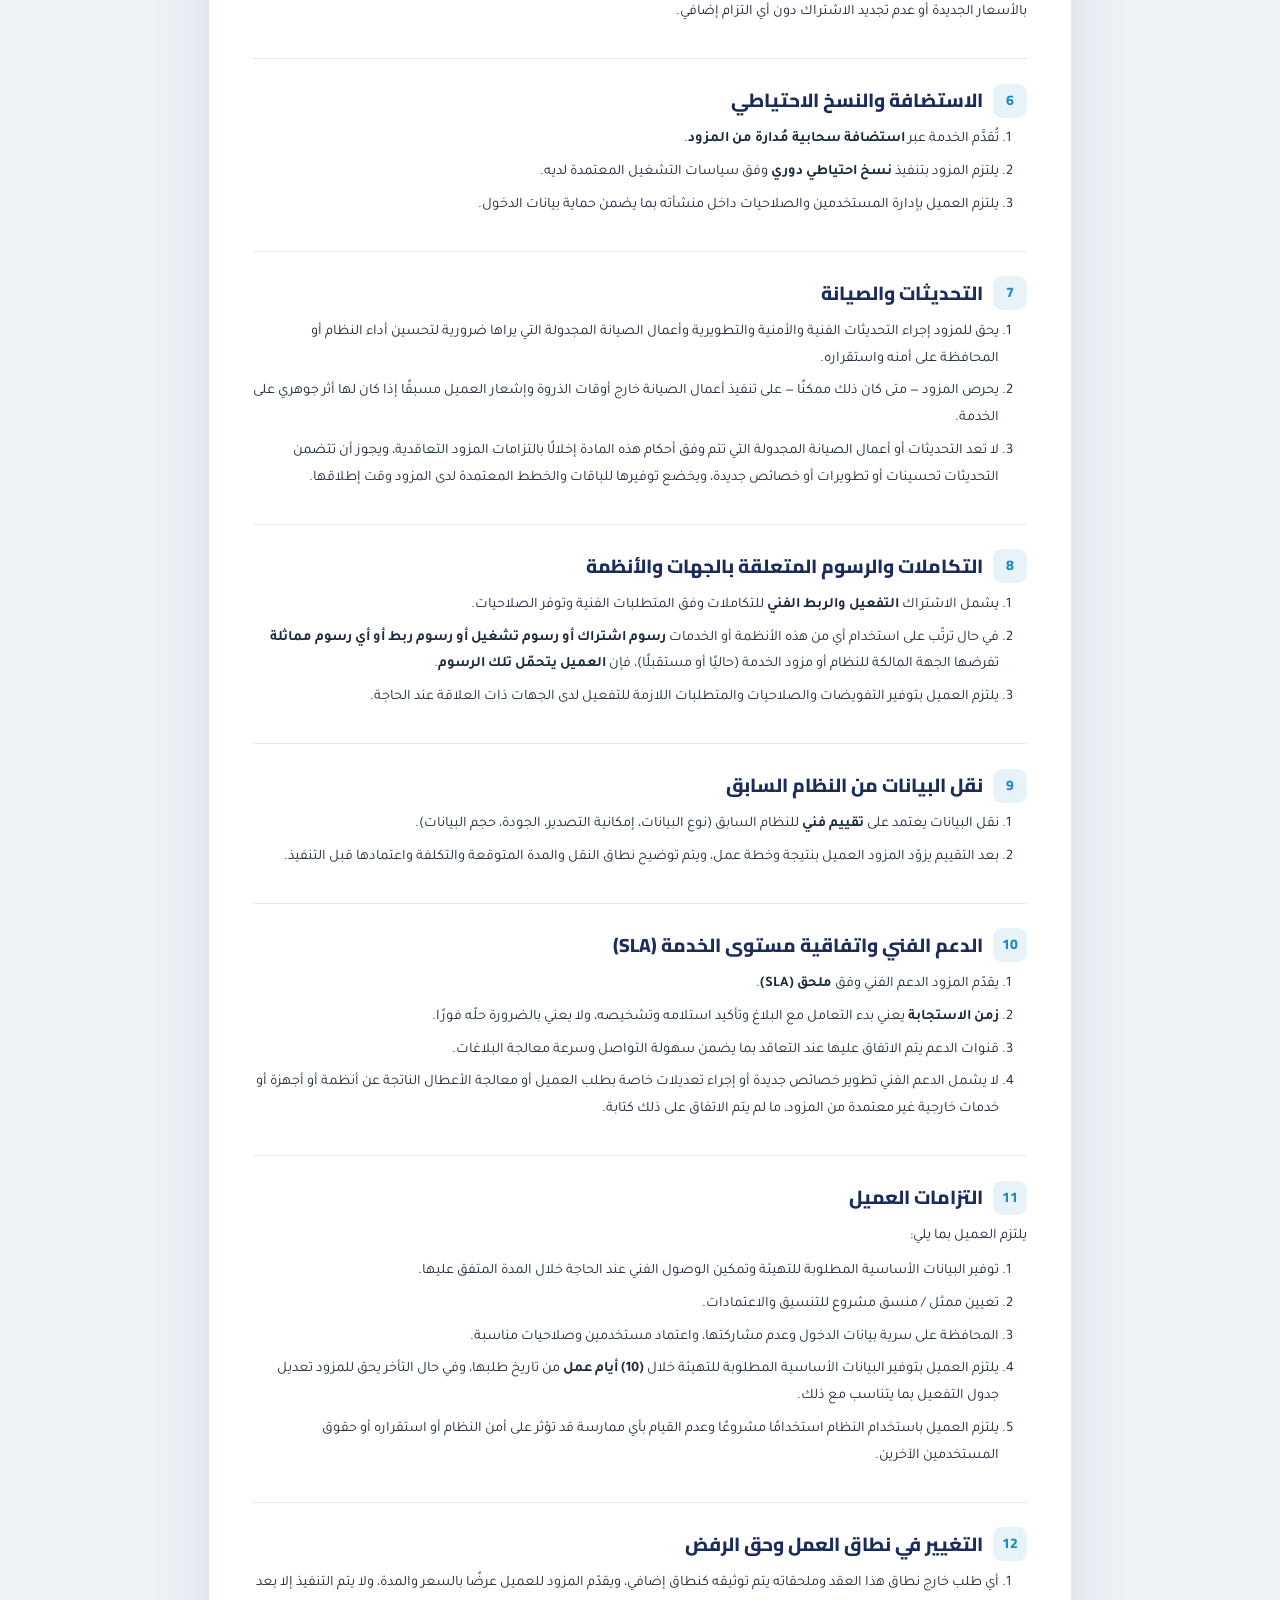
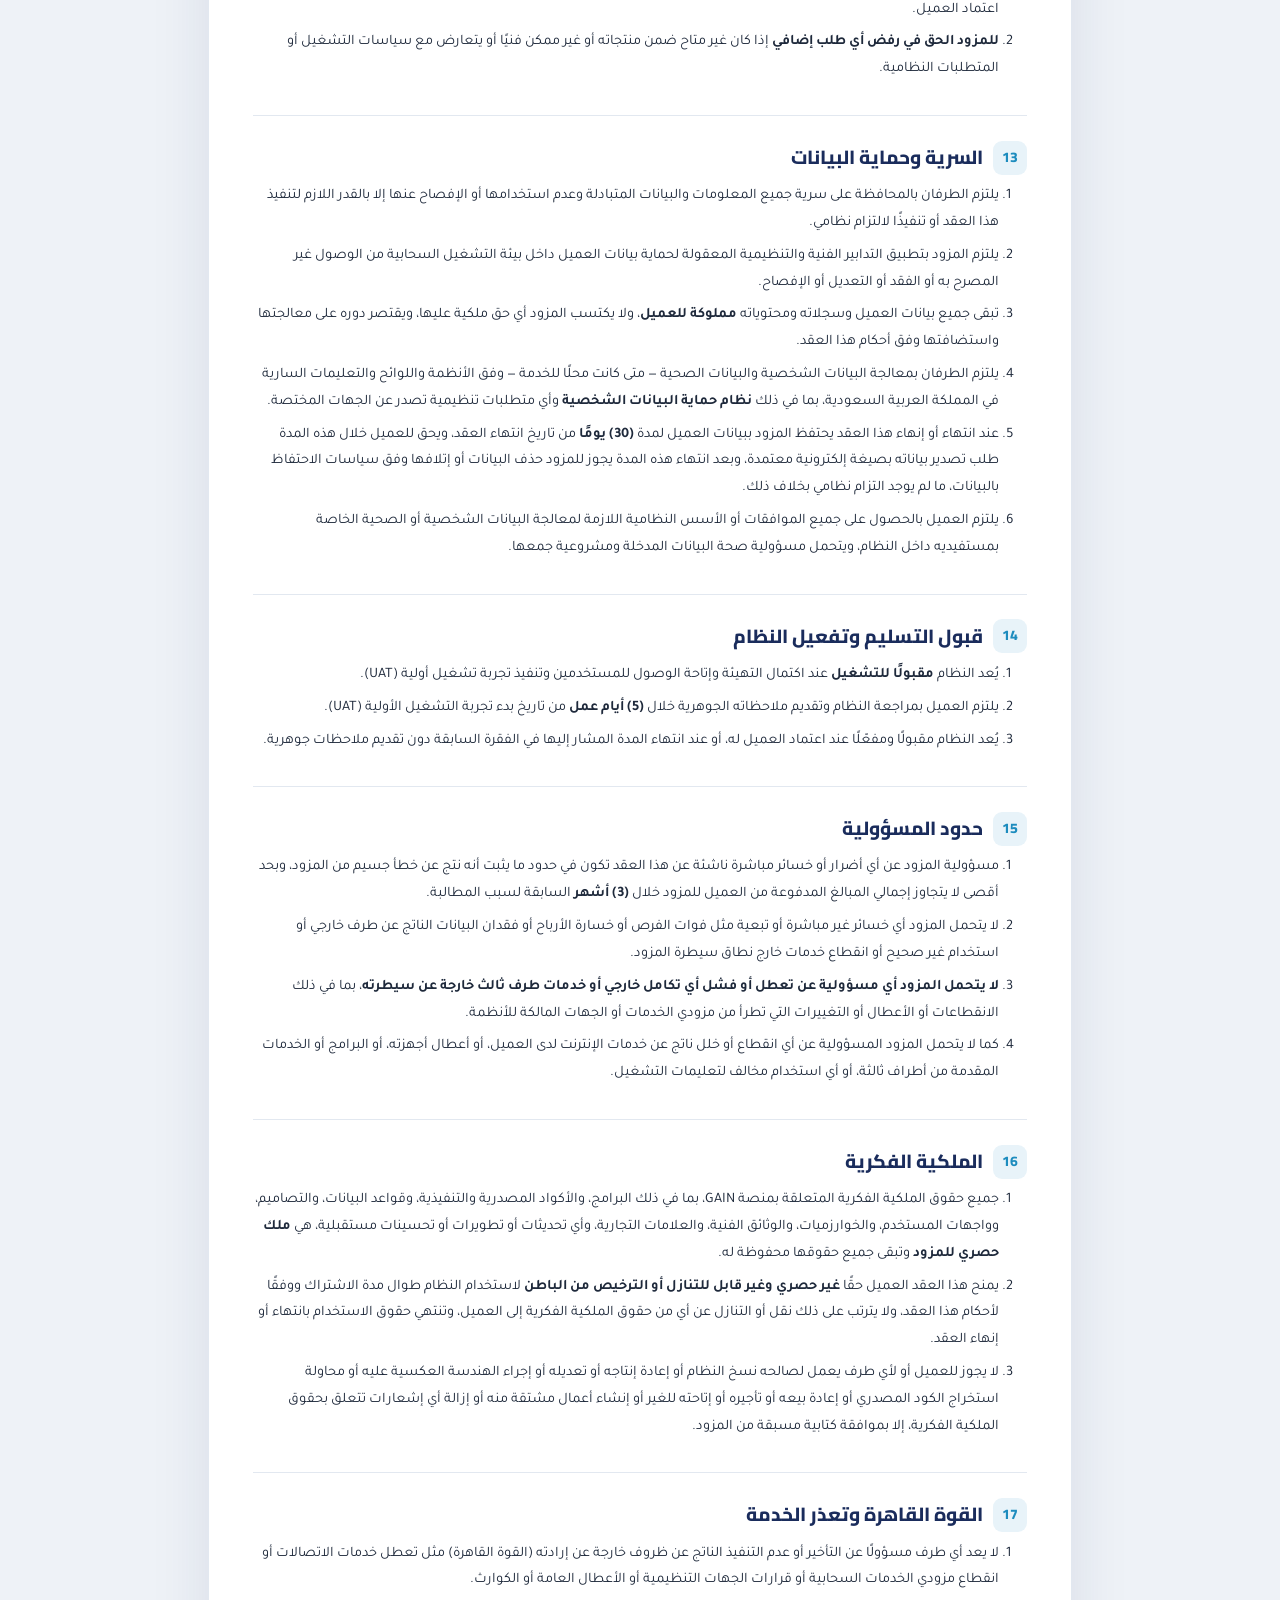
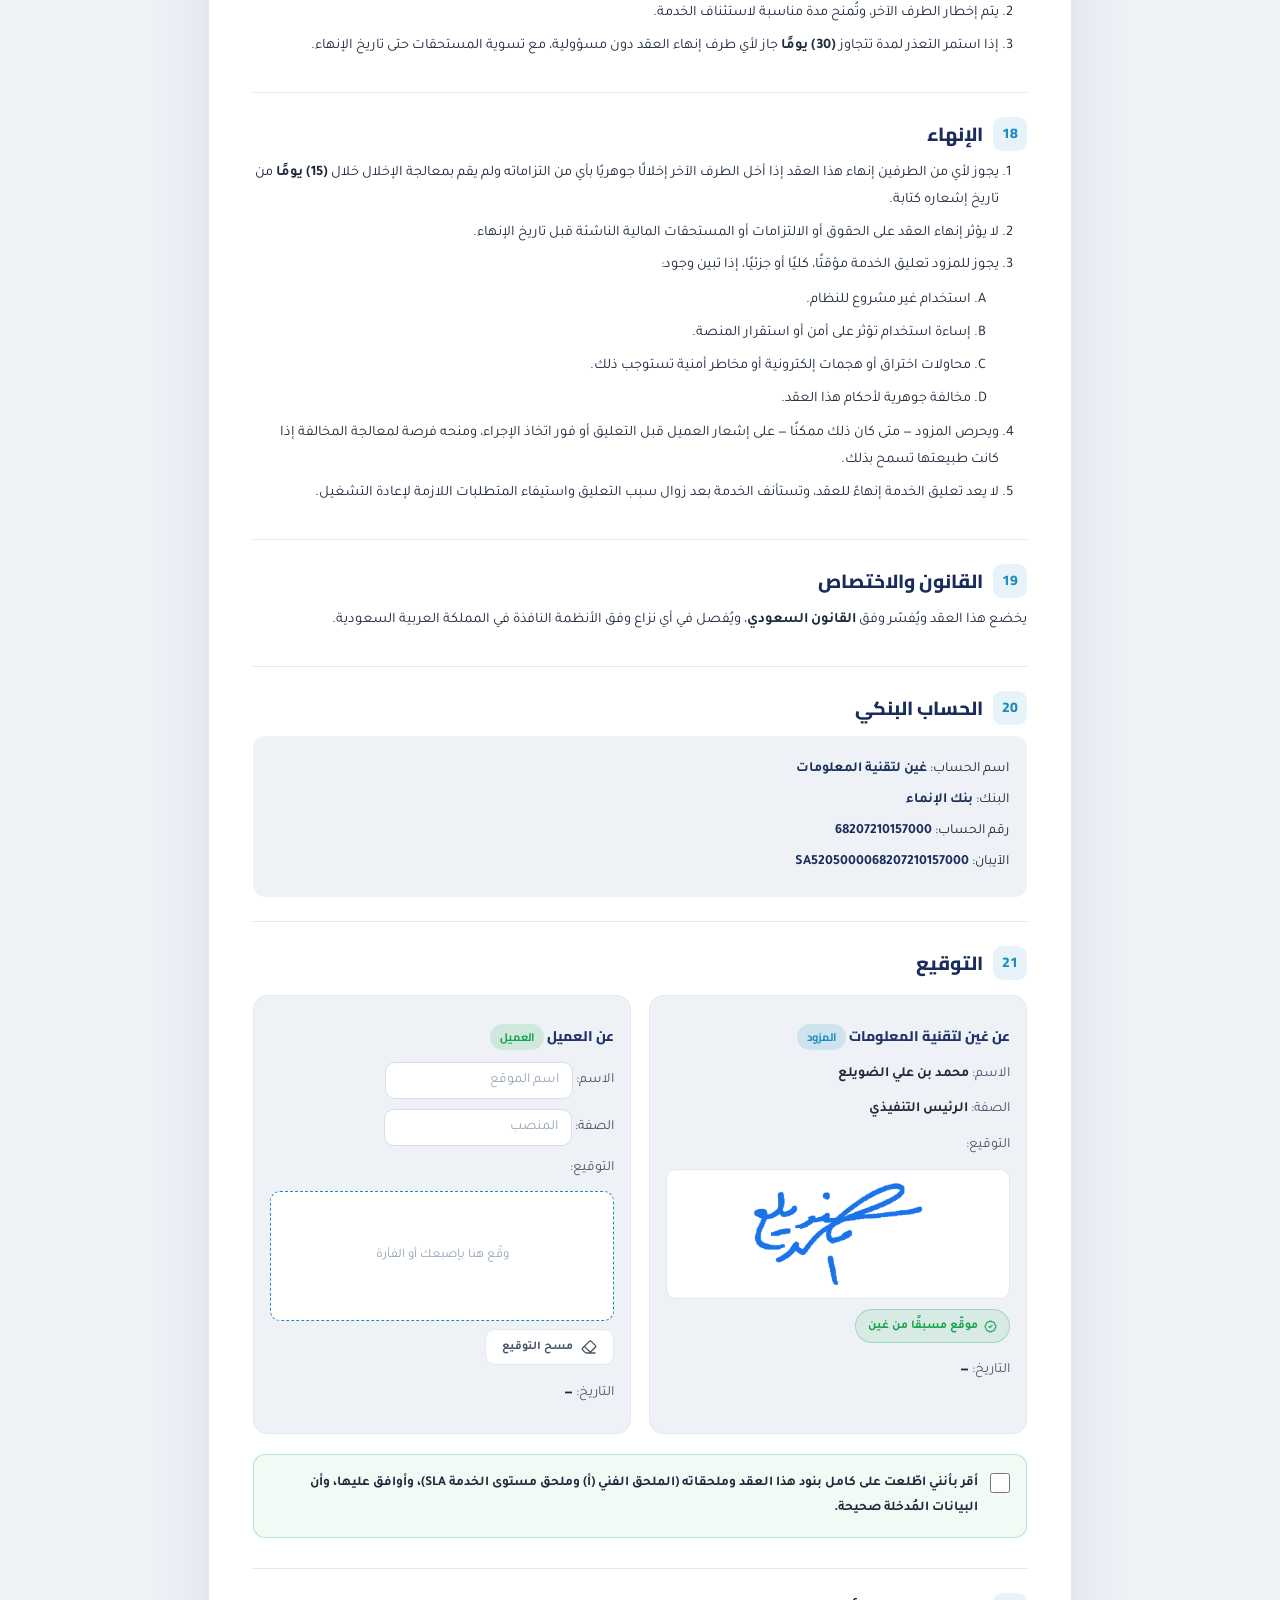
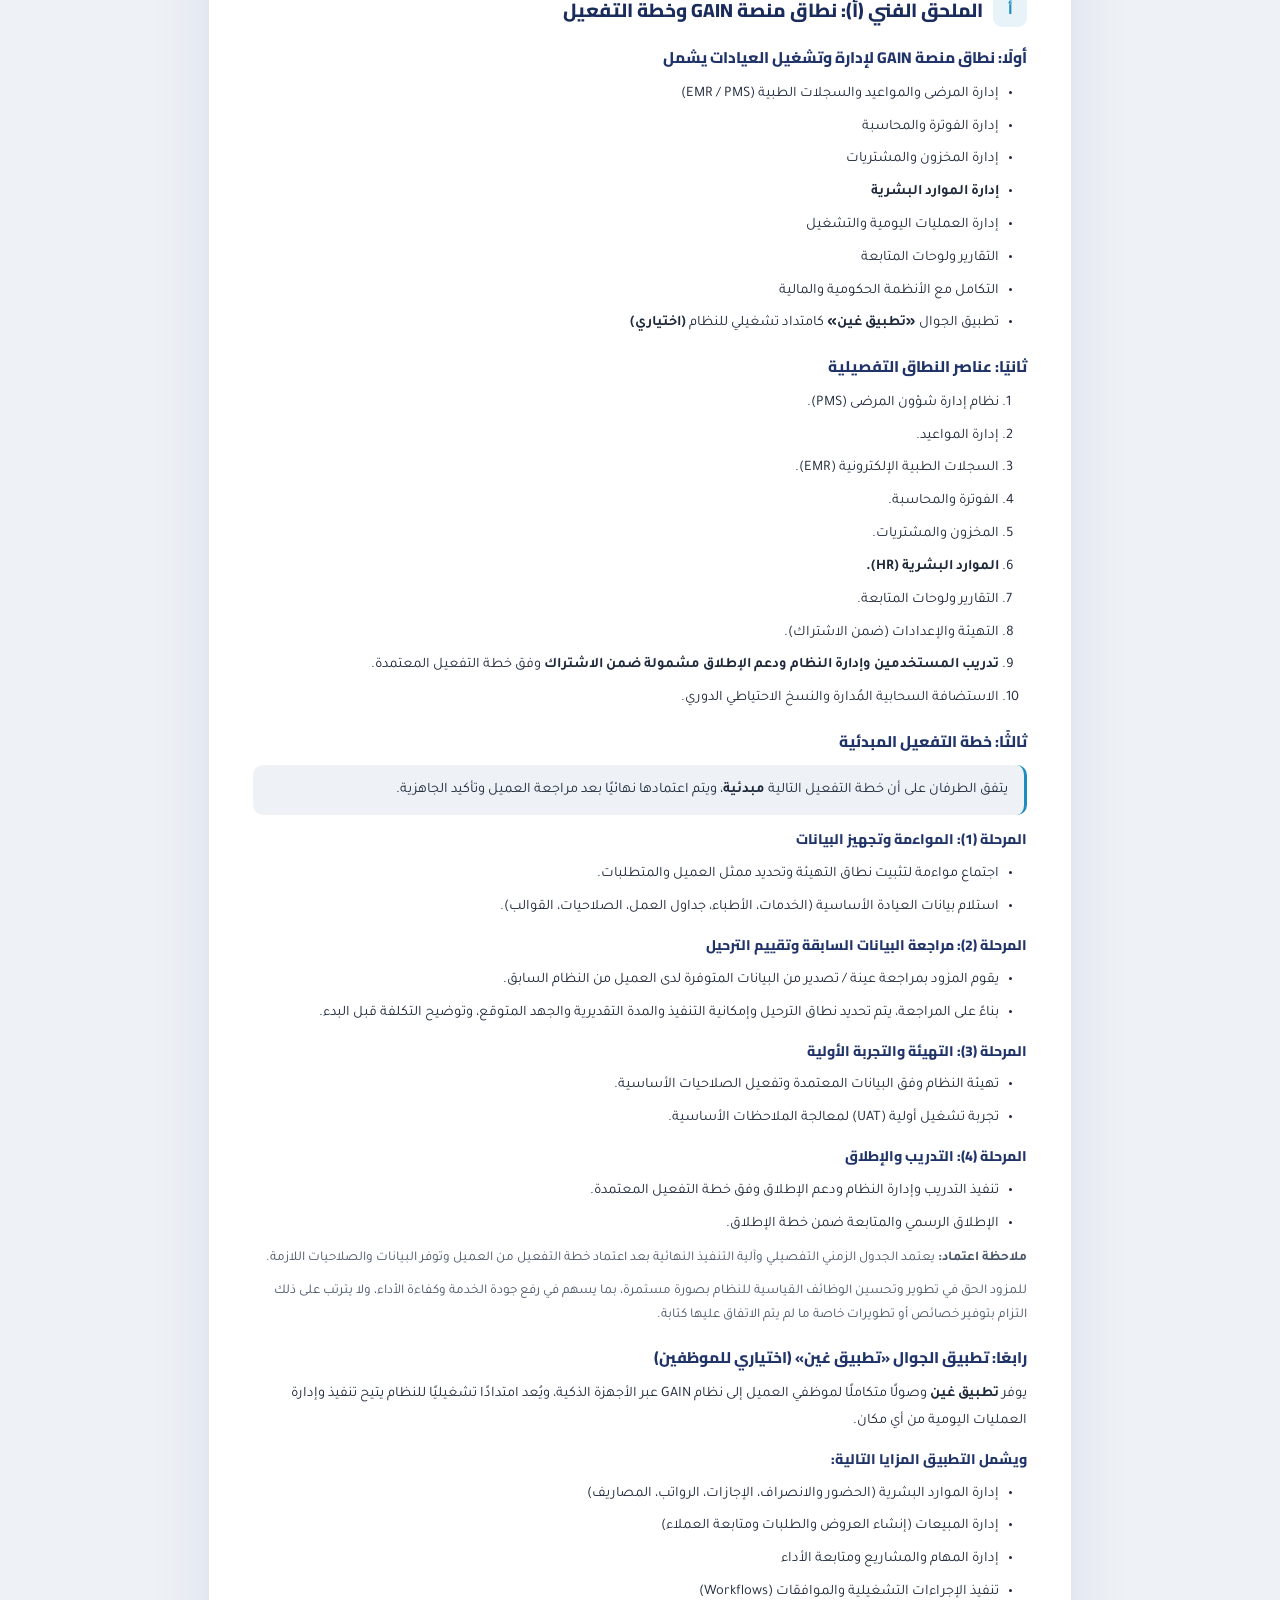
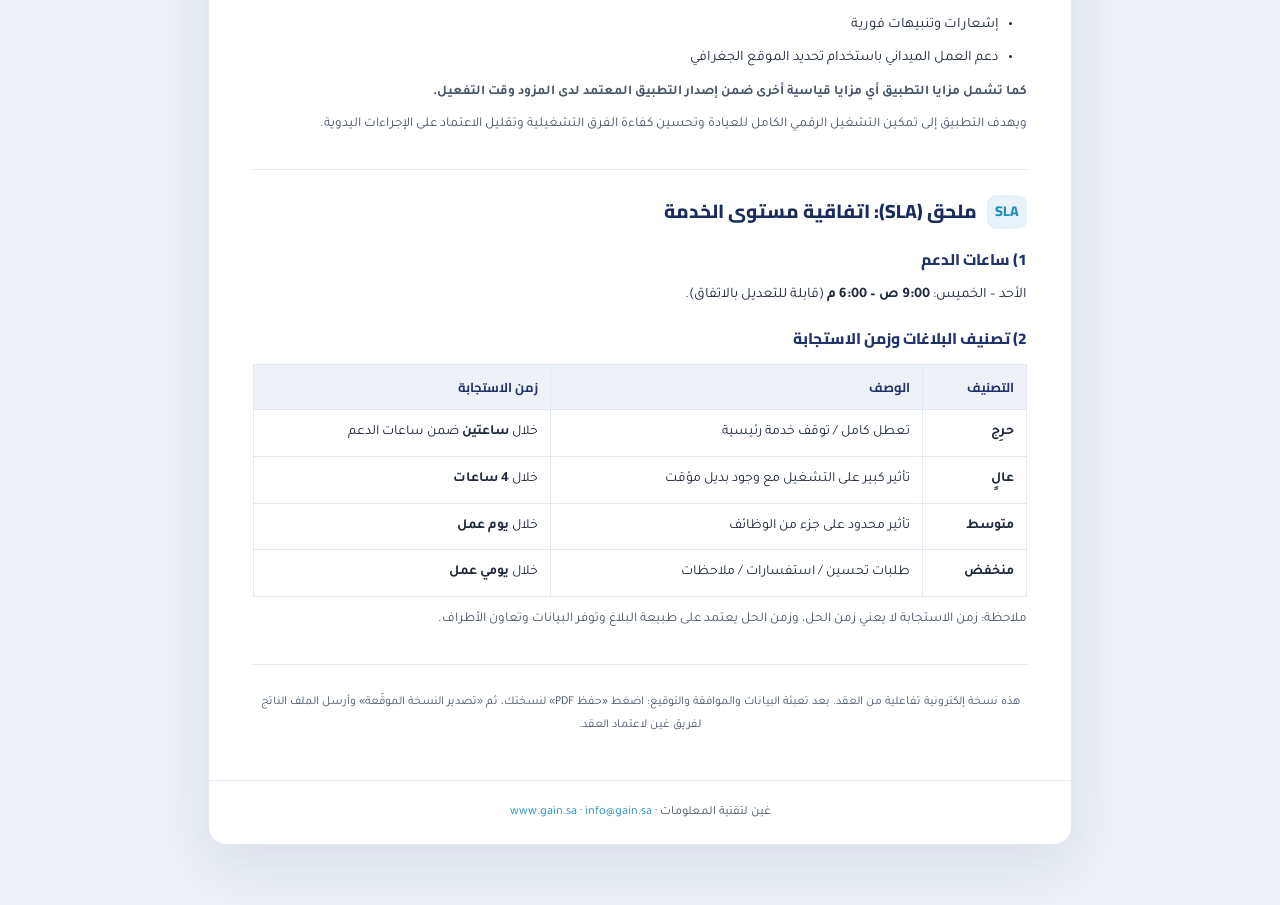
<file: contract.html>
<!DOCTYPE html>
<html lang="ar" dir="rtl">
<head>
<meta charset="utf-8">
<title>عقد إلكتروني — نظام GAIN لإدارة وتشغيل العيادات</title>
<meta name="viewport" content="width=device-width, initial-scale=1">
<meta name="robots" content="noindex, nofollow">
<link rel="preload" href="assets/fonts/cairo-400-arabic.woff2" as="font" type="font/woff2" crossorigin>
<link rel="preload" href="assets/fonts/cairo-700-arabic.woff2" as="font" type="font/woff2" crossorigin>
<link rel="preload" href="assets/fonts/cairo-800-arabic.woff2" as="font" type="font/woff2" crossorigin>
<link rel="preload" href="assets/fonts/cairo-800-latin.woff2" as="font" type="font/woff2" crossorigin>
<link rel="preload" href="assets/fonts/tajawal-400-arabic.woff2" as="font" type="font/woff2" crossorigin>
<link rel="preload" href="assets/fonts/tajawal-500-arabic.woff2" as="font" type="font/woff2" crossorigin>
<link rel="preload" href="assets/fonts/tajawal-700-arabic.woff2" as="font" type="font/woff2" crossorigin>
<link rel="preload" href="assets/fonts/tajawal-400-latin.woff2" as="font" type="font/woff2" crossorigin>
<link href="assets/fonts.css" rel="stylesheet">
<script src="assets/lucide.min.js"></script>
<script src="assets/contract-link.js"></script>
<style>
  :root {
    --navy-deep: #1a2c5c; --navy: #20346a; --sky: #1d8cbe; --sky-light: #4dbfee; --sky-pale: #9bd9f5;
    --ink: #1e293b; --ink-soft: #475569; --bg: #eef2f7; --line: #e2e8f0; --paper: #ffffff;
    --grad: linear-gradient(140deg, #1a2c5c 0%, #20346a 45%, #1d8cbe 135%);
    --ok: #16a34a;
  }
  * { box-sizing: border-box; margin: 0; padding: 0; }
  html { scroll-behavior: smooth; }
  body { font-family: 'Tajawal', system-ui, sans-serif; color: var(--ink); background: var(--bg); line-height: 1.85; }
  h1, h2, h3, h4 { font-family: 'Cairo', sans-serif; font-weight: 800; }

  /* ===== top action bar (screen only) ===== */
  .topbar {
    position: sticky; top: 0; z-index: 50; background: rgba(11,20,48,.92); backdrop-filter: blur(12px);
    color: #fff; display: flex; align-items: center; justify-content: space-between; gap: 16px;
    padding: 12px 22px; box-shadow: 0 6px 24px rgba(6,12,32,.25);
  }
  .topbar .brand { display: flex; align-items: center; gap: 12px; }
  .topbar .brand img { height: 26px; }
  .topbar .brand span { font-size: 13px; font-weight: 700; color: var(--sky-pale); }
  .topbar .acts { display: flex; gap: 10px; flex-wrap: wrap; align-items: center; }
  .btn { display: inline-flex; align-items: center; gap: 8px; font-family: inherit; font-weight: 700; font-size: 13.5px;
    border-radius: 10px; padding: 9px 16px; cursor: pointer; border: 1px solid transparent; transition: transform .2s, background .2s, box-shadow .2s; }
  .btn svg { width: 16px; height: 16px; }
  .btn-primary { background: linear-gradient(140deg, var(--sky), var(--sky-light)); color: #fff; box-shadow: 0 8px 20px rgba(29,140,190,.4); }
  .btn-primary:hover { transform: translateY(-2px); }
  .btn-ghost { background: rgba(255,255,255,.1); color: #fff; border-color: rgba(255,255,255,.25); }
  .btn-ghost:hover { background: rgba(255,255,255,.2); }

  .save-note { font-size: 12px; color: var(--sky-pale); display: flex; align-items: center; gap: 6px; opacity: 0; transition: opacity .3s; }
  .save-note.show { opacity: 1; }
  .save-note svg { width: 14px; height: 14px; }

  /* ===== paper ===== */
  .sheet { max-width: 900px; margin: 26px auto 60px; padding: 0 18px; }
  .paper { background: var(--paper); border: 1px solid var(--line); border-radius: 18px; box-shadow: 0 20px 60px rgba(26,44,92,.10); overflow: hidden; }

  .doc-head { background: var(--grad); color: #fff; padding: 40px 44px; position: relative; overflow: hidden; }
  .doc-head::after { content: ''; position: absolute; left: -120px; top: -120px; width: 360px; height: 360px; border-radius: 50%; background: radial-gradient(circle, rgba(77,191,238,.25), transparent 65%); }
  .doc-head img { height: 44px; margin-bottom: 22px; position: relative; }
  .doc-head .eyebrow { font-size: 13px; font-weight: 700; letter-spacing: .14em; color: var(--sky-pale); position: relative; }
  .doc-head h1 { font-size: clamp(22px, 3.4vw, 30px); line-height: 1.4; margin-top: 8px; position: relative; }
  .doc-head .meta { margin-top: 16px; font-size: 13px; color: rgba(255,255,255,.8); position: relative; display: flex; gap: 20px; flex-wrap: wrap; }
  .doc-head .meta b { color: #fff; }

  .doc-body { padding: 20px 44px 44px; }
  @media (max-width: 620px) { .doc-head { padding: 30px 22px; } .doc-body { padding: 16px 22px 30px; } }

  .fillbar { position: sticky; top: 58px; z-index: 40; height: 4px; background: var(--line); border-radius: 4px; overflow: hidden; margin: 0 0 8px; }
  .fillbar i { display: block; height: 100%; width: 0; background: linear-gradient(90deg, var(--sky-light), var(--sky)); transition: width .3s; }

  .art { padding: 24px 0; border-bottom: 1px solid var(--line); }
  .art:last-child { border-bottom: none; }
  .art h2 { font-size: 19px; color: var(--navy-deep); margin-bottom: 6px; display: flex; align-items: center; gap: 10px; }
  .art h2 .n { flex-shrink: 0; min-width: 34px; height: 34px; padding: 0 8px; border-radius: 9px; background: rgba(29,140,190,.1); color: var(--sky); font-size: 14px; display: grid; place-items: center; }
  .art h3 { font-size: 15.5px; color: var(--navy); margin: 16px 0 8px; }
  .art h4 { font-size: 14px; color: var(--navy); margin: 12px 0 6px; }
  .art p { font-size: 14.5px; color: var(--ink); margin: 8px 0; }
  .art ul, .art ol { margin: 8px 28px 8px 0; }
  .art li { font-size: 14.5px; margin: 6px 0; }
  .art ol.alpha { list-style: upper-alpha; }
  .art .muted { color: var(--ink-soft); font-size: 13.5px; }
  .lead-note { background: var(--bg); border-inline-start: 3px solid var(--sky); border-radius: 10px; padding: 12px 16px; font-size: 13.5px; color: var(--ink-soft); margin: 10px 0; }

  /* fields */
  .fld { font-family: inherit; font-size: 14px; font-weight: 600; color: var(--navy-deep); background: #fff;
    border: 1px solid #d7dee8; border-radius: 10px; padding: 9px 13px; min-width: 120px;
    transition: border-color .2s, box-shadow .2s, background .2s; }
  .fld:hover { border-color: #b9c4d4; }
  .fld:focus { outline: none; border-color: var(--sky); box-shadow: 0 0 0 3px rgba(29,140,190,.14); }
  .fld::placeholder { color: #9aa7b8; font-weight: 400; }
  .fld[readonly] { background: #f1f5f9; color: var(--ink-soft); cursor: default; }
  .fld[readonly]:hover { border-color: #d7dee8; }
  .fld[readonly]:focus { border-color: #d7dee8; box-shadow: none; }
  .fld.full { display: block; width: 100%; margin-top: 4px; }
  select.fld { cursor: pointer; }
  .party-grid { display: grid; grid-template-columns: 1fr 1fr; gap: 18px; margin-top: 14px; }
  @media (max-width: 620px) { .party-grid { grid-template-columns: 1fr; } }
  .party { border: 1px solid var(--line); border-radius: 14px; padding: 18px; background: var(--bg); }
  .party.provider { background: linear-gradient(160deg, rgba(29,140,190,.08), rgba(29,140,190,.02)); }
  .party h4 { display: flex; align-items: center; gap: 8px; margin: 0 0 12px; font-size: 14.5px; }
  .tag { font-size: 11px; font-weight: 700; padding: 3px 10px; border-radius: 999px; }
  .tag.prov { background: rgba(29,140,190,.15); color: var(--sky); }
  .tag.cli { background: rgba(22,163,74,.14); color: var(--ok); }
  .field-row { margin: 10px 0; }
  .field-row label { display: block; font-size: 12.5px; font-weight: 700; color: var(--ink-soft); margin-bottom: 4px; }

  /* pricing calculator */
  .calc { border: 1px solid rgba(29,140,190,.3); border-radius: 16px; overflow: hidden; margin: 16px 0 6px; }
  .calc-controls { padding: 18px; background: var(--bg); display: grid; grid-template-columns: repeat(3, 1fr); gap: 16px; }
  @media (max-width: 620px) { .calc-controls { grid-template-columns: 1fr; } }
  .ctrl label { display: block; font-size: 12.5px; font-weight: 700; color: var(--ink-soft); margin-bottom: 6px; }
  .stepper { display: inline-flex; align-items: center; border: 1px solid var(--line); border-radius: 10px; overflow: hidden; background: #fff; }
  .stepper button { width: 38px; height: 40px; border: none; background: #fff; font-size: 20px; font-weight: 700; color: var(--sky); cursor: pointer; transition: background .2s; }
  .stepper button:hover { background: rgba(29,140,190,.1); }
  .stepper input { width: 56px; height: 40px; border: none; border-inline: 1px solid var(--line); text-align: center; font-family: 'Cairo', sans-serif; font-weight: 800; font-size: 16px; color: var(--navy-deep); }
  .stepper input:focus { outline: none; }
  .toggle { display: inline-flex; align-items: center; gap: 10px; cursor: pointer; user-select: none; background: #fff; border: 1px solid var(--line); border-radius: 10px; padding: 9px 14px; font-size: 13.5px; font-weight: 700; }
  .toggle input { width: 18px; height: 18px; accent-color: var(--sky); cursor: pointer; }
  .calc .summary { padding: 20px; background: #fff; }
  .sum-row { display: flex; justify-content: space-between; align-items: center; padding: 8px 0; font-size: 14px; border-bottom: 1px dashed var(--line); }
  .sum-row:last-child { border-bottom: none; }
  .sum-row .lbl { color: var(--ink-soft); }
  .sum-row .val { font-family: 'Cairo', sans-serif; font-weight: 700; color: var(--navy-deep); font-variant-numeric: tabular-nums; }
  .sum-row.disc .lbl, .sum-row.disc .val { color: var(--ok); }
  .sum-row.disc .lbl { font-weight: 700; }
  .sum-row.disc-reason .val { font-weight: 600; font-size: 12.5px; color: var(--ok); }
  .sum-total { margin-top: 8px; background: var(--grad); color: #fff; border-radius: 12px; padding: 14px 18px; display: flex; justify-content: space-between; align-items: center; }
  .sum-total .lbl { font-weight: 700; font-size: 14px; }
  .sum-total .val { font-family: 'Cairo', sans-serif; font-weight: 800; font-size: 22px; font-variant-numeric: tabular-nums; }
  .sum-total .val small { font-size: 13px; font-weight: 700; opacity: .85; }

  table.price { width: 100%; border-collapse: collapse; margin: 10px 0; font-size: 14px; }
  table.price th, table.price td { border: 1px solid var(--line); padding: 10px 12px; text-align: right; }
  table.price th { background: var(--bg); font-family: 'Cairo', sans-serif; color: var(--navy); font-size: 13px; }

  .bank { background: var(--bg); border-radius: 12px; padding: 16px 18px; margin-top: 10px; font-size: 14px; }
  .bank div { margin: 5px 0; }
  .bank b { color: var(--navy-deep); }
  .ltr { direction: ltr; unicode-bidi: embed; display: inline-block; }

  /* signatures */
  .sign-grid { display: grid; grid-template-columns: 1fr 1fr; gap: 18px; margin-top: 14px; }
  @media (max-width: 620px) { .sign-grid { grid-template-columns: 1fr; } }
  .sign-box { border: 1px solid var(--line); border-radius: 14px; padding: 16px; background: var(--bg); }
  .sign-box h4 { margin-bottom: 12px; }
  .sign-line { margin: 10px 0; font-size: 14px; }
  .sign-line span.k { color: var(--ink-soft); }
  .sig-slot { height: 130px; margin-top: 8px; border-radius: 10px; display: grid; place-items: center; background: #fff; border: 1px solid var(--line); }
  .sig-slot img { max-height: 104px; max-width: 88%; object-fit: contain; }
  .signed-chip { display: inline-flex; align-items: center; gap: 6px; margin-top: 10px; font-size: 12px; font-weight: 700; color: var(--ok); background: rgba(22,163,74,.1); border: 1px solid rgba(22,163,74,.28); border-radius: 999px; padding: 5px 12px; }
  .signed-chip svg { width: 13px; height: 13px; }
  .sign-pad-wrap { position: relative; margin-top: 8px; }
  .sign-pad { width: 100%; height: 130px; background: #fff; border: 1px dashed var(--sky); border-radius: 10px; touch-action: none; cursor: crosshair; display: block; }
  .sign-pad-hint { position: absolute; inset: 0; display: grid; place-items: center; color: #94a3b8; font-size: 13px; pointer-events: none; }
  .sign-clear { margin-top: 8px; font-size: 12px; color: var(--ink-soft); border-color: var(--line); background: #fff; }

  .agree { display: flex; align-items: flex-start; gap: 12px; margin: 20px 0 6px; background: rgba(22,163,74,.06); border: 1px solid rgba(22,163,74,.25); border-radius: 12px; padding: 16px; }
  .agree input { width: 20px; height: 20px; margin-top: 2px; accent-color: var(--ok); flex-shrink: 0; cursor: pointer; }
  .agree label { font-size: 13.5px; font-weight: 700; color: var(--ink); cursor: pointer; }

  .foot-note { text-align: center; font-size: 12px; color: var(--ink-soft); margin-top: 26px; }
  .doc-footer { text-align: center; padding: 20px; font-size: 12.5px; color: var(--ink-soft); border-top: 1px solid var(--line); }
  .doc-footer a { color: var(--sky); text-decoration: none; }

  /* ===== password lock screen ===== */
  .lock { position: fixed; inset: 0; z-index: 200; display: none; place-items: center; background: var(--grad); padding: 20px; }
  .lock.show { display: grid; }
  .lock-card { background: #fff; border-radius: 20px; padding: 36px 32px; width: 100%; max-width: 420px; text-align: center; box-shadow: 0 30px 80px rgba(6,12,32,.45); }
  .lock-card img { height: 40px; margin-bottom: 20px; }
  .lock-card h3 { font-size: 19px; color: var(--navy-deep); margin-bottom: 8px; }
  .lock-card p { font-size: 13.5px; color: var(--ink-soft); margin-bottom: 20px; }
  .lock-card .fld { width: 100%; text-align: center; font-size: 16px; letter-spacing: .15em; }
  .lock-card .btn { width: 100%; justify-content: center; margin-top: 14px; }
  .lock-err { min-height: 20px; margin-top: 10px; font-size: 13px; font-weight: 700; color: #b91c1c; }

  /* ===== وضع المعاينة (داخل معالج اللوحة) ===== */
  body.preview .topbar, body.preview .foot-note { display: none; }
  body.preview .fillbar { top: 0; }
  body.preview .sheet { margin-top: 14px; }

  /* ===== print ===== */
  @media print {
    .lock { display: none !important; }
    @page { size: A4; margin: 14mm; }
    body { background: #fff; }
    .topbar, .fillbar, .stepper button, .sign-clear, .foot-note { display: none !important; }
    .sheet { max-width: none; margin: 0; padding: 0; }
    .paper { border: none; border-radius: 0; box-shadow: none; }
    .doc-head { -webkit-print-color-adjust: exact; print-color-adjust: exact; border-radius: 0; }
    .art { break-inside: avoid; }
    .fld { background: transparent !important; border: none; border-bottom: 1px solid #333; border-radius: 0; box-shadow: none; color: #000; }
    .stepper, .stepper input, .toggle { border: none; background: transparent; }
    .calc, .party, .sign-box, .bank, .calc-controls, .calc .summary, .sig-slot { background: #fff !important; }
    .sum-total, .signed-chip { -webkit-print-color-adjust: exact; print-color-adjust: exact; }
  }
</style>
</head>
<body>

<div id="lock" class="lock">
  <div class="lock-card">
    <img src="assets/gain-logo-navy.webp" alt="غين">
    <h3>هذا العقد محمي بكلمة مرور</h3>
    <p>أدخل كلمة المرور التي زوّدك بها فريق غين لفتح العقد.</p>
    <input type="password" id="lockPw" class="fld" autocomplete="off" placeholder="كلمة المرور">
    <button class="btn btn-primary" id="lockBtn">فتح العقد</button>
    <div class="lock-err" id="lockErr"></div>
  </div>
</div>

<div class="topbar">
  <div class="brand">
    <img src="assets/gain-logo-white.webp" alt="غين">
    <span>عقد إلكتروني</span>
  </div>
  <div class="acts">
    <span class="save-note" id="saveNote"><i data-lucide="check"></i> حُفظت بياناتك</span>
    <button class="btn btn-ghost" id="clearBtn"><i data-lucide="eraser"></i> تفريغ الحقول</button>
    <button class="btn btn-ghost" id="exportBtn" disabled title="يتفعّل بعد الموافقة على البنود والتوقيع"><i data-lucide="send"></i> تصدير النسخة الموقّعة</button>
    <button class="btn btn-primary" id="printBtn"><i data-lucide="printer"></i> حفظ PDF</button>
  </div>
</div>

<div class="fillbar"><i id="fillFill"></i></div>

<div class="sheet">
  <div class="paper">
    <div class="doc-head">
      <img src="assets/gain-logo-white.webp" alt="غين لتقنية المعلومات">
      <div class="eyebrow">غين لتقنية المعلومات</div>
      <h1>عقد تقديم خدمات نظام GAIN لإدارة وتشغيل العيادات</h1>
      <div class="meta">
        <span>رقم العقد: <b id="contractNoLbl">—</b></span>
        <span>تاريخ الإبرام: <b id="contractDateLbl">—</b></span>
      </div>
    </div>

    <div class="doc-body">

      <!-- 1 -->
      <section class="art" data-art="a1">
        <h2><span class="n">1</span> أطراف العقد</h2>
        <p>تم إبرام هذا العقد بتاريخ
          <input class="fld" type="date" data-k="contractDate">
          بين كلٍّ من:</p>

        <div class="party-grid">
          <div class="party provider">
            <h4>الطرف الأول <span class="tag prov">المزود</span></h4>
            <div class="field-row"><label>الاسم</label><input class="fld full" data-k="provName" value="شركة غين لتقنية المعلومات" readonly></div>
            <div class="field-row"><label>الرقم الوطني الموحد</label><input class="fld full" data-k="provCR" value="7025868212" readonly></div>
            <div class="field-row"><label>العنوان</label><input class="fld full" data-k="provAddr" value="أبي معاذ الأنصاري، حي الربيع" readonly></div>
            <div class="field-row"><label>يمثلها</label><input class="fld full" data-k="provRep" value="محمد بن علي الضويلع" readonly></div>
          </div>
          <div class="party">
            <h4>الطرف الثاني <span class="tag cli">العميل</span></h4>
            <div class="field-row"><label>اسم المنشأة</label><input class="fld full" data-k="cliName" placeholder="اسم عيادتك أو مجمعك الطبي"></div>
            <div class="field-row"><label>الرقم الوطني الموحد</label><input class="fld full" data-k="cliCR" placeholder="7XXXXXXXXX"></div>
            <div class="field-row"><label>العنوان</label><input class="fld full" data-k="cliAddr" placeholder="الشارع، الحي، المدينة"></div>
            <div class="field-row"><label>يمثلها</label><input class="fld full" data-k="cliRep" placeholder="اسم الممثل"></div>
          </div>
        </div>
        <p class="muted" style="margin-top:12px">ويُشار إلى الطرفين مجتمعين بـ «الطرفين».</p>
        <p>ويقر الطرفان بأن هذا العقد وملاحقه يمثلان كامل الاتفاق بينهما، وأن تنفيذهما يكون وفق مبادئ حسن النية والتعاون بما يحقق المصلحة المشتركة، دون الإخلال بحقوق والتزامات كل طرف الواردة فيهما.</p>
      </section>

      <!-- 2 -->
      <section class="art" data-art="a2">
        <h2><span class="n">2</span> التعريفات</h2>
        <ul>
          <li><b>الفرع:</b> موقع تشغيل مستقل للعميل ضمن النظام.</li>
          <li><b>الاشتراك:</b> المقابل المالي المستحق لقاء توفير الخدمة وتشغيل النظام وفق هذا العقد.</li>
          <li><b>التكاملات:</b> الربط الفني مع الأنظمة الحكومية / بوابات الدفع / الأنظمة المساندة وفق ما ورد في الملحقات.</li>
          <li><b>SLA:</b> اتفاقية مستوى الخدمة الموضحة في ملحق (SLA).</li>
          <li><b>يوم عمل:</b> من الأحد إلى الخميس (باستثناء الإجازات الرسمية).</li>
          <li><b>عدد لا محدود من المستخدمين:</b> يُقصد به عدد حسابات المستخدمين داخل نظام GAIN، ولا يشمل ذلك أي رسوم أو حدود تخص أنظمة أو خدمات خارجية.</li>
          <li><b>النظام:</b> منصة GAIN وجميع مكوناتها البرمجية والخدمات المرتبطة بها محل هذا العقد.</li>
        </ul>
      </section>

      <!-- 3 -->
      <section class="art" data-art="a3">
        <h2><span class="n">3</span> موضوع العقد ونطاق الخدمة</h2>
        <ol>
          <li>يلتزم المزود بتقديم خدمة تشغيل نظام GAIN للعميل وفق نطاق الخدمة الموضح في <b>الملحق الفني (أ)</b>، مع الاستضافة السحابية المُدارة والنسخ الاحتياطي الدوري والتحديثات الدورية والدعم الفني وفق <b>ملحق (SLA)</b>.</li>
          <li>تشمل الخدمة خطة الإطلاق والتفعيل حسب ما يرد في <b>الملحق الفني (أ)</b>، ولا توجد <b>رسوم تأسيس</b>.</li>
          <li>تشمل الخدمة <b>التحديثات الدورية وإصلاح الأعطال ضمن النسخة القياسية</b>، ولا تشمل <b>تطوير وظائف جديدة أو تخصيصات خاصة</b> إلا بعرض مستقل.</li>
        </ol>
      </section>

      <!-- 4 -->
      <section class="art" data-art="a4">
        <h2><span class="n">4</span> مدة العقد والتجديد</h2>
        <ol>
          <li>مدة هذا العقد <b>سنة واحدة</b> تبدأ من تاريخ العقد.</li>
          <li>يتجدد العقد تلقائيًا لمدة مماثلة ما لم يُخطر أحد الطرفين الطرف الآخر برغبته في عدم التجديد قبل <b>30 يومًا</b> من نهاية المدة.</li>
        </ol>
      </section>

      <!-- 5 -->
      <section class="art" data-art="a5">
        <h2><span class="n">5</span> الأسعار وآلية الدفع</h2>
        <h3>5.1 الأسعار</h3>
        <ol id="priceLines">
          <li><b>الاشتراك الأساسي: <span class="px-base">2,499</span> ريال سعودي شهريًا لكل فرع</b>، ويشمل <b>عددًا لا محدودًا من المستخدمين</b>.</li>
          <li><b>تطبيق الجوال للموظفين «تطبيق غين»</b> (نظام موارد بشرية متكامل) <b>+<span class="px-app">500</span> ريال سعودي شهريًا لكل فرع</b>، ويشمل <b>عددًا لا محدودًا من المستخدمين</b>.</li>
          <li>جميع الأسعار <b>لا تشمل ضريبة القيمة المضافة</b> وتُضاف وفق الأنظمة المعمول بها.</li>
          <li><b>يشمل الاشتراك</b> التفعيل المبدئي، والتدريب، ودعم الإطلاق ضمن الخطة المعتمدة.</li>
        </ol>

        <p class="muted" style="margin-top:14px">حدّد عدد الفروع وخياراتك، وسيُحسب الاشتراك تلقائيًا:</p>
        <div class="calc">
          <div class="calc-controls">
            <div class="ctrl">
              <label>عدد الفروع</label>
              <div class="stepper">
                <button type="button" id="brMinus" aria-label="إنقاص">−</button>
                <input id="branches" data-k="branches" type="text" inputmode="numeric" value="1" aria-label="عدد الفروع">
                <button type="button" id="brPlus" aria-label="زيادة">+</button>
              </div>
            </div>
            <div class="ctrl">
              <label>تطبيق الجوال للموظفين (اختياري)</label>
              <label class="toggle"><input type="checkbox" id="appOpt" data-k="appOpt"> «تطبيق غين» +<span class="px-app">500</span> ر.س/فرع</label>
            </div>
            <div class="ctrl">
              <label>دورية الفوترة</label>
              <select class="fld" id="cycle" data-k="cycle" style="width:100%">
                <option value="1">شهري</option>
                <option value="3">ربع سنوي</option>
                <option value="6">نصف سنوي</option>
                <option value="12">سنوي</option>
              </select>
            </div>
          </div>
          <div class="summary">
            <div class="sum-row"><span class="lbl">الاشتراك الأساسي (<span class="px-base">2,499</span> ر.س × <span id="brEcho">1</span> فرع)</span><span class="val" id="baseVal">2,499 ر.س</span></div>
            <div class="sum-row" id="appRow" style="display:none"><span class="lbl">تطبيق غين (<span class="px-app">500</span> ر.س × <span id="brEcho2">1</span> فرع)</span><span class="val" id="appVal">0 ر.س</span></div>
            <div class="sum-row"><span class="lbl">الإجمالي الشهري (قبل الضريبة)</span><span class="val" id="monthlyVal">2,499 ر.س</span></div>
            <div class="sum-row"><span class="lbl">قيمة الدورة (<span id="cycleEcho">شهري</span> × <span id="cycleMonthsEcho">1</span> شهر)</span><span class="val" id="cycleVal">2,499 ر.س</span></div>
            <div class="sum-row disc" id="discRow" style="display:none"><span class="lbl">الخصم<span id="discPctEcho"></span></span><span class="val" id="discVal">−0 ر.س</span></div>
            <div class="sum-row disc-reason" id="discReasonRow" style="display:none"><span class="lbl">سبب الخصم</span><span class="val" id="discReasonVal"></span></div>
            <div class="sum-row" id="afterDiscRow" style="display:none"><span class="lbl">قيمة الدورة بعد الخصم (قبل الضريبة)</span><span class="val" id="afterDiscVal">0 ر.س</span></div>
            <div class="sum-row"><span class="lbl">ضريبة القيمة المضافة (<span class="px-vat">15</span>%)</span><span class="val" id="vatVal">375 ر.س</span></div>
            <div class="sum-total"><span class="lbl">الإجمالي المستحق لكل دورة (شامل الضريبة)</span><span class="val"><span id="totalVal">2,874</span> <small>ر.س</small></span></div>
          </div>
        </div>

        <div data-editable="a5text">
        <h3>5.2 طريقة الدفع ودورية الفوترة</h3>
        <ol>
          <li>يتم الدفع <b>شهريًا</b> أو <b>ربع سنوي</b> أو <b>نصف سنوي</b> أو <b>سنوي</b> حسب اختيار العميل.</li>
          <li>يصدر المزود فاتورة في بداية كل دورة اشتراك ويتم السداد <b>مقدمًا</b> عن الدورة.</li>
        </ol>

        <h3>5.3 إشعار الفواتير</h3>
        <p>يقوم المزود بإشعار العميل بإصدار الفواتير وإرسالها عبر <b>الوسيلة التي يحددها العميل</b> كتابيًا عند التعاقد، ويُعد الإشعار صحيحًا ومنتجًا لآثاره متى ما تم الإرسال عبر تلك الوسيلة.</p>
        <p>وفي حال تغيير العميل للوسيلة المعتمدة، يلتزم بإبلاغ المزود كتابيًا قبل <b>(5) أيام عمل</b> من تاريخ الاستحقاق.</p>

        <h3>5.4 استحقاق الدفعة ومدة السداد</h3>
        <ol>
          <li>تستحق قيمة الفاتورة فور إصدارها.</li>
          <li>يلتزم العميل بسداد الفاتورة خلال <b>(5) أيام عمل</b> من تاريخ الإصدار، ما لم يتفق الطرفان كتابيًا على خلاف ذلك.</li>
        </ol>

        <h3>5.5 التأخر في السداد</h3>
        <ol>
          <li>في حال تأخر العميل عن السداد لأكثر من <b>(10) أيام عمل</b> من تاريخ الاستحقاق، يحق للمزود <b>تعليق الخدمة مؤقتًا</b> بعد إشعار العميل، لحين السداد.</li>
          <li>في حال استمرار التأخر لأكثر من <b>(30) يومًا</b> من تاريخ الاستحقاق، يحق للمزود إنهاء العقد وفق المادة (18)، مع احتفاظه بحقه في المطالبة بالمبالغ المستحقة حتى تاريخ الإنهاء.</li>
          <li>لا يترتب على تعليق الخدمة أي تمديد تلقائي لمدة الاشتراك ما لم يتفق الطرفان كتابيًا.</li>
          <li>تُستأنف الخدمة خلال <b>(1) يوم عمل</b> من تأكيد استلام المبلغ المستحق، ما لم توجد التزامات أخرى قائمة.</li>
        </ol>

        <h3>5.6 تعديل الأسعار</h3>
        <p>يجوز للمزود مراجعة أسعار الاشتراك من وقت لآخر بما يتناسب مع تطوير الخدمات أو تغيّر التكاليف التشغيلية، على أن يسري أي تعديل اعتبارًا من <b>دورة التجديد التالية فقط</b>، وبعد إشعار العميل قبل موعد التجديد بما لا يقل عن <b>(30) يومًا</b>، ويحق للعميل عندئذٍ قبول التجديد بالأسعار الجديدة أو عدم تجديد الاشتراك دون أي التزام إضافي.</p>
        </div>
      </section>

      <!-- 6 -->
      <section class="art" data-art="a6">
        <h2><span class="n">6</span> الاستضافة والنسخ الاحتياطي</h2>
        <ol>
          <li>تُقدَّم الخدمة عبر <b>استضافة سحابية مُدارة من المزود</b>.</li>
          <li>يلتزم المزود بتنفيذ <b>نسخ احتياطي دوري</b> وفق سياسات التشغيل المعتمدة لديه.</li>
          <li>يلتزم العميل بإدارة المستخدمين والصلاحيات داخل منشأته بما يضمن حماية بيانات الدخول.</li>
        </ol>
      </section>

      <!-- 7 -->
      <section class="art" data-art="a7">
        <h2><span class="n">7</span> التحديثات والصيانة</h2>
        <ol>
          <li>يحق للمزود إجراء التحديثات الفنية والأمنية والتطويرية وأعمال الصيانة المجدولة التي يراها ضرورية لتحسين أداء النظام أو المحافظة على أمنه واستقراره.</li>
          <li>يحرص المزود — متى كان ذلك ممكنًا — على تنفيذ أعمال الصيانة خارج أوقات الذروة وإشعار العميل مسبقًا إذا كان لها أثر جوهري على الخدمة.</li>
          <li>لا تعد التحديثات أو أعمال الصيانة المجدولة التي تتم وفق أحكام هذه المادة إخلالًا بالتزامات المزود التعاقدية، ويجوز أن تتضمن التحديثات تحسينات أو تطويرات أو خصائص جديدة، ويخضع توفيرها للباقات والخطط المعتمدة لدى المزود وقت إطلاقها.</li>
        </ol>
      </section>

      <!-- 8 -->
      <section class="art" data-art="a8">
        <h2><span class="n">8</span> التكاملات والرسوم المتعلقة بالجهات والأنظمة</h2>
        <ol>
          <li>يشمل الاشتراك <b>التفعيل والربط الفني</b> للتكاملات وفق المتطلبات الفنية وتوفر الصلاحيات.</li>
          <li>في حال ترتّب على استخدام أي من هذه الأنظمة أو الخدمات <b>رسوم اشتراك أو رسوم تشغيل أو رسوم ربط أو أي رسوم مماثلة</b> تفرضها الجهة المالكة للنظام أو مزود الخدمة (حاليًا أو مستقبلًا)، فإن <b>العميل يتحمّل تلك الرسوم</b>.</li>
          <li>يلتزم العميل بتوفير التفويضات والصلاحيات والمتطلبات اللازمة للتفعيل لدى الجهات ذات العلاقة عند الحاجة.</li>
        </ol>
      </section>

      <!-- 9 -->
      <section class="art" data-art="a9">
        <h2><span class="n">9</span> نقل البيانات من النظام السابق</h2>
        <ol>
          <li>نقل البيانات يعتمد على <b>تقييم فني</b> للنظام السابق (نوع البيانات، إمكانية التصدير، الجودة، حجم البيانات).</li>
          <li>بعد التقييم يزوّد المزود العميل بنتيجة وخطة عمل، ويتم توضيح نطاق النقل والمدة المتوقعة والتكلفة واعتمادها قبل التنفيذ.</li>
        </ol>
      </section>

      <!-- 10 -->
      <section class="art" data-art="a10">
        <h2><span class="n">10</span> الدعم الفني واتفاقية مستوى الخدمة (SLA)</h2>
        <ol>
          <li>يقدّم المزود الدعم الفني وفق <b>ملحق (SLA)</b>.</li>
          <li><b>زمن الاستجابة</b> يعني بدء التعامل مع البلاغ وتأكيد استلامه وتشخيصه، ولا يعني بالضرورة حلّه فورًا.</li>
          <li>قنوات الدعم يتم الاتفاق عليها عند التعاقد بما يضمن سهولة التواصل وسرعة معالجة البلاغات.</li>
          <li>لا يشمل الدعم الفني تطوير خصائص جديدة أو إجراء تعديلات خاصة بطلب العميل أو معالجة الأعطال الناتجة عن أنظمة أو أجهزة أو خدمات خارجية غير معتمدة من المزود، ما لم يتم الاتفاق على ذلك كتابة.</li>
        </ol>
      </section>

      <!-- 11 -->
      <section class="art" data-art="a11">
        <h2><span class="n">11</span> التزامات العميل</h2>
        <p>يلتزم العميل بما يلي:</p>
        <ol>
          <li>توفير البيانات الأساسية المطلوبة للتهيئة وتمكين الوصول الفني عند الحاجة خلال المدة المتفق عليها.</li>
          <li>تعيين ممثل / منسق مشروع للتنسيق والاعتمادات.</li>
          <li>المحافظة على سرية بيانات الدخول وعدم مشاركتها، واعتماد مستخدمين وصلاحيات مناسبة.</li>
          <li>يلتزم العميل بتوفير البيانات الأساسية المطلوبة للتهيئة خلال <b>(10) أيام عمل</b> من تاريخ طلبها، وفي حال التأخر يحق للمزود تعديل جدول التفعيل بما يتناسب مع ذلك.</li>
          <li>يلتزم العميل باستخدام النظام استخدامًا مشروعًا وعدم القيام بأي ممارسة قد تؤثر على أمن النظام أو استقراره أو حقوق المستخدمين الآخرين.</li>
        </ol>
      </section>

      <!-- 12 -->
      <section class="art" data-art="a12">
        <h2><span class="n">12</span> التغيير في نطاق العمل وحق الرفض</h2>
        <ol>
          <li>أي طلب خارج نطاق هذا العقد وملحقاته يتم توثيقه كنطاق إضافي، ويقدّم المزود للعميل عرضًا بالسعر والمدة، ولا يتم التنفيذ إلا بعد اعتماد العميل.</li>
          <li><b>للمزود الحق في رفض أي طلب إضافي</b> إذا كان غير متاح ضمن منتجاته أو غير ممكن فنيًا أو يتعارض مع سياسات التشغيل أو المتطلبات النظامية.</li>
        </ol>
      </section>

      <!-- 13 -->
      <section class="art" data-art="a13">
        <h2><span class="n">13</span> السرية وحماية البيانات</h2>
        <ol>
          <li>يلتزم الطرفان بالمحافظة على سرية جميع المعلومات والبيانات المتبادلة وعدم استخدامها أو الإفصاح عنها إلا بالقدر اللازم لتنفيذ هذا العقد أو تنفيذًا لالتزام نظامي.</li>
          <li>يلتزم المزود بتطبيق التدابير الفنية والتنظيمية المعقولة لحماية بيانات العميل داخل بيئة التشغيل السحابية من الوصول غير المصرح به أو الفقد أو التعديل أو الإفصاح.</li>
          <li>تبقى جميع بيانات العميل وسجلاته ومحتوياته <b>مملوكة للعميل</b>، ولا يكتسب المزود أي حق ملكية عليها، ويقتصر دوره على معالجتها واستضافتها وفق أحكام هذا العقد.</li>
          <li>يلتزم الطرفان بمعالجة البيانات الشخصية والبيانات الصحية — متى كانت محلًا للخدمة — وفق الأنظمة واللوائح والتعليمات السارية في المملكة العربية السعودية، بما في ذلك <b>نظام حماية البيانات الشخصية</b> وأي متطلبات تنظيمية تصدر عن الجهات المختصة.</li>
          <li>عند انتهاء أو إنهاء هذا العقد يحتفظ المزود ببيانات العميل لمدة <b>(30) يومًا</b> من تاريخ انتهاء العقد، ويحق للعميل خلال هذه المدة طلب تصدير بياناته بصيغة إلكترونية معتمدة، وبعد انتهاء هذه المدة يجوز للمزود حذف البيانات أو إتلافها وفق سياسات الاحتفاظ بالبيانات، ما لم يوجد التزام نظامي بخلاف ذلك.</li>
          <li>يلتزم العميل بالحصول على جميع الموافقات أو الأسس النظامية اللازمة لمعالجة البيانات الشخصية أو الصحية الخاصة بمستفيديه داخل النظام، ويتحمل مسؤولية صحة البيانات المدخلة ومشروعية جمعها.</li>
        </ol>
      </section>

      <!-- 14 -->
      <section class="art" data-art="a14">
        <h2><span class="n">14</span> قبول التسليم وتفعيل النظام</h2>
        <ol>
          <li>يُعد النظام <b>مقبولًا للتشغيل</b> عند اكتمال التهيئة وإتاحة الوصول للمستخدمين وتنفيذ تجربة تشغيل أولية (UAT).</li>
          <li>يلتزم العميل بمراجعة النظام وتقديم ملاحظاته الجوهرية خلال <b>(5) أيام عمل</b> من تاريخ بدء تجربة التشغيل الأولية (UAT).</li>
          <li>يُعد النظام مقبولًا ومفعّلًا عند اعتماد العميل له، أو عند انتهاء المدة المشار إليها في الفقرة السابقة دون تقديم ملاحظات جوهرية.</li>
        </ol>
      </section>

      <!-- 15 -->
      <section class="art" data-art="a15">
        <h2><span class="n">15</span> حدود المسؤولية</h2>
        <ol>
          <li>مسؤولية المزود عن أي أضرار أو خسائر مباشرة ناشئة عن هذا العقد تكون في حدود ما يثبت أنه نتج عن خطأ جسيم من المزود، وبحد أقصى لا يتجاوز إجمالي المبالغ المدفوعة من العميل للمزود خلال <b>(3) أشهر</b> السابقة لسبب المطالبة.</li>
          <li>لا يتحمل المزود أي خسائر غير مباشرة أو تبعية مثل فوات الفرص أو خسارة الأرباح أو فقدان البيانات الناتج عن طرف خارجي أو استخدام غير صحيح أو انقطاع خدمات خارج نطاق سيطرة المزود.</li>
          <li><b>لا يتحمل المزود أي مسؤولية عن تعطل أو فشل أي تكامل خارجي أو خدمات طرف ثالث خارجة عن سيطرته</b>، بما في ذلك الانقطاعات أو الأعطال أو التغييرات التي تطرأ من مزودي الخدمات أو الجهات المالكة للأنظمة.</li>
          <li>كما لا يتحمل المزود المسؤولية عن أي انقطاع أو خلل ناتج عن خدمات الإنترنت لدى العميل، أو أعطال أجهزته، أو البرامج أو الخدمات المقدمة من أطراف ثالثة، أو أي استخدام مخالف لتعليمات التشغيل.</li>
        </ol>
      </section>

      <!-- 16 -->
      <section class="art" data-art="a16">
        <h2><span class="n">16</span> الملكية الفكرية</h2>
        <ol>
          <li>جميع حقوق الملكية الفكرية المتعلقة بمنصة GAIN، بما في ذلك البرامج، والأكواد المصدرية والتنفيذية، وقواعد البيانات، والتصاميم، وواجهات المستخدم، والخوارزميات، والوثائق الفنية، والعلامات التجارية، وأي تحديثات أو تطويرات أو تحسينات مستقبلية، هي <b>ملك حصري للمزود</b> وتبقى جميع حقوقها محفوظة له.</li>
          <li>يمنح هذا العقد العميل حقًا <b>غير حصري وغير قابل للتنازل أو الترخيص من الباطن</b> لاستخدام النظام طوال مدة الاشتراك ووفقًا لأحكام هذا العقد، ولا يترتب على ذلك نقل أو التنازل عن أي من حقوق الملكية الفكرية إلى العميل، وتنتهي حقوق الاستخدام بانتهاء أو إنهاء العقد.</li>
          <li>لا يجوز للعميل أو لأي طرف يعمل لصالحه نسخ النظام أو إعادة إنتاجه أو تعديله أو إجراء الهندسة العكسية عليه أو محاولة استخراج الكود المصدري أو إعادة بيعه أو تأجيره أو إتاحته للغير أو إنشاء أعمال مشتقة منه أو إزالة أي إشعارات تتعلق بحقوق الملكية الفكرية، إلا بموافقة كتابية مسبقة من المزود.</li>
        </ol>
      </section>

      <!-- 17 -->
      <section class="art" data-art="a17">
        <h2><span class="n">17</span> القوة القاهرة وتعذر الخدمة</h2>
        <ol>
          <li>لا يعد أي طرف مسؤولًا عن التأخير أو عدم التنفيذ الناتج عن ظروف خارجة عن إرادته (القوة القاهرة) مثل تعطل خدمات الاتصالات أو انقطاع مزودي الخدمات السحابية أو قرارات الجهات التنظيمية أو الأعطال العامة أو الكوارث.</li>
          <li>يتم إخطار الطرف الآخر، وتُمنح مدة مناسبة لاستئناف الخدمة.</li>
          <li>إذا استمر التعذر لمدة تتجاوز <b>(30) يومًا</b> جاز لأي طرف إنهاء العقد دون مسؤولية، مع تسوية المستحقات حتى تاريخ الإنهاء.</li>
        </ol>
      </section>

      <!-- 18 -->
      <section class="art" data-art="a18">
        <h2><span class="n">18</span> الإنهاء</h2>
        <ol>
          <li>يجوز لأي من الطرفين إنهاء هذا العقد إذا أخل الطرف الآخر إخلالًا جوهريًا بأي من التزاماته ولم يقم بمعالجة الإخلال خلال <b>(15) يومًا</b> من تاريخ إشعاره كتابة.</li>
          <li>لا يؤثر إنهاء العقد على الحقوق أو الالتزامات أو المستحقات المالية الناشئة قبل تاريخ الإنهاء.</li>
          <li>يجوز للمزود تعليق الخدمة مؤقتًا، كليًا أو جزئيًا، إذا تبين وجود:
            <ol class="alpha">
              <li>استخدام غير مشروع للنظام.</li>
              <li>إساءة استخدام تؤثر على أمن أو استقرار المنصة.</li>
              <li>محاولات اختراق أو هجمات إلكترونية أو مخاطر أمنية تستوجب ذلك.</li>
              <li>مخالفة جوهرية لأحكام هذا العقد.</li>
            </ol>
          </li>
          <li>ويحرص المزود — متى كان ذلك ممكنًا — على إشعار العميل قبل التعليق أو فور اتخاذ الإجراء، ومنحه فرصة لمعالجة المخالفة إذا كانت طبيعتها تسمح بذلك.</li>
          <li>لا يعد تعليق الخدمة إنهاءً للعقد، وتستأنف الخدمة بعد زوال سبب التعليق واستيفاء المتطلبات اللازمة لإعادة التشغيل.</li>
        </ol>
      </section>

      <!-- 19 -->
      <section class="art" data-art="a19">
        <h2><span class="n">19</span> القانون والاختصاص</h2>
        <p>يخضع هذا العقد ويُفسّر وفق <b>القانون السعودي</b>، ويُفصل في أي نزاع وفق الأنظمة النافذة في المملكة العربية السعودية.</p>
      </section>

      <!-- 20 -->
      <section class="art" data-art="a20">
        <h2><span class="n">20</span> الحساب البنكي</h2>
        <div class="bank">
          <div>اسم الحساب: <b>غين لتقنية المعلومات</b></div>
          <div>البنك: <b>بنك الإنماء</b></div>
          <div>رقم الحساب: <b class="ltr">68207210157000</b></div>
          <div>الآيبان: <b class="ltr">SA5205000068207210157000</b></div>
        </div>
      </section>

      <!-- 21 -->
      <section class="art" data-art="a21">
        <h2><span class="n">21</span> التوقيع</h2>
        <div class="sign-grid">
          <div class="sign-box">
            <h4>عن غين لتقنية المعلومات <span class="tag prov">المزود</span></h4>
            <div class="sign-line"><span class="k">الاسم:</span> <b>محمد بن علي الضويلع</b></div>
            <div class="sign-line"><span class="k">الصفة:</span> <b>الرئيس التنفيذي</b></div>
            <div class="sign-line"><span class="k">التوقيع:</span></div>
            <div class="sig-slot"><img src="assets/gain-signature.png" alt="توقيع محمد بن علي الضويلع"></div>
            <div class="signed-chip"><i data-lucide="badge-check"></i> موقّع مسبقًا من غين</div>
            <div class="sign-line" style="margin-top:12px"><span class="k">التاريخ:</span> <b id="provDateEcho">—</b></div>
          </div>

          <div class="sign-box">
            <h4>عن <span id="cliNameEcho">العميل</span> <span class="tag cli">العميل</span></h4>
            <div class="sign-line"><span class="k">الاسم:</span> <input class="fld" data-k="cliSignName" placeholder="اسم الموقّع" style="min-width:170px"></div>
            <div class="sign-line"><span class="k">الصفة:</span> <input class="fld" data-k="cliSignTitle" placeholder="المنصب" style="min-width:150px"></div>
            <div class="sign-line"><span class="k">التوقيع:</span></div>
            <div class="sign-pad-wrap">
              <canvas class="sign-pad" id="sigPad"></canvas>
              <div class="sign-pad-hint" id="sigHint">وقّع هنا بإصبعك أو الفأرة</div>
            </div>
            <button class="btn btn-ghost sign-clear" id="sigClear"><i data-lucide="eraser"></i> مسح التوقيع</button>
            <div class="sign-line" style="margin-top:12px"><span class="k">التاريخ:</span> <b id="cliDateEcho">—</b></div>
          </div>
        </div>

        <div class="agree">
          <input type="checkbox" id="agreeChk" data-k="agree">
          <label for="agreeChk">أقر بأنني اطّلعت على كامل بنود هذا العقد وملحقاته (الملحق الفني (أ) وملحق مستوى الخدمة SLA)، وأوافق عليها، وأن البيانات المُدخلة صحيحة.</label>
        </div>
      </section>

      <!-- الملحق أ -->
      <section class="art" data-art="annexA">
        <h2><span class="n">أ</span> الملحق الفني (أ): نطاق منصة GAIN وخطة التفعيل</h2>
        <h3>أولًا: نطاق منصة GAIN لإدارة وتشغيل العيادات يشمل</h3>
        <ul>
          <li>إدارة المرضى والمواعيد والسجلات الطبية (EMR / PMS)</li>
          <li>إدارة الفوترة والمحاسبة</li>
          <li>إدارة المخزون والمشتريات</li>
          <li><b>إدارة الموارد البشرية</b></li>
          <li>إدارة العمليات اليومية والتشغيل</li>
          <li>التقارير ولوحات المتابعة</li>
          <li>التكامل مع الأنظمة الحكومية والمالية</li>
          <li>تطبيق الجوال <b>«تطبيق غين»</b> كامتداد تشغيلي للنظام <b>(اختياري)</b></li>
        </ul>
        <h3>ثانيًا: عناصر النطاق التفصيلية</h3>
        <ol>
          <li>نظام إدارة شؤون المرضى (PMS).</li>
          <li>إدارة المواعيد.</li>
          <li>السجلات الطبية الإلكترونية (EMR).</li>
          <li>الفوترة والمحاسبة.</li>
          <li>المخزون والمشتريات.</li>
          <li><b>الموارد البشرية (HR).</b></li>
          <li>التقارير ولوحات المتابعة.</li>
          <li>التهيئة والإعدادات (ضمن الاشتراك).</li>
          <li><b>تدريب المستخدمين وإدارة النظام ودعم الإطلاق مشمولة ضمن الاشتراك</b> وفق خطة التفعيل المعتمدة.</li>
          <li>الاستضافة السحابية المُدارة والنسخ الاحتياطي الدوري.</li>
        </ol>
        <h3>ثالثًا: خطة التفعيل المبدئية</h3>
        <p class="lead-note">يتفق الطرفان على أن خطة التفعيل التالية <b>مبدئية</b>، ويتم اعتمادها نهائيًا بعد مراجعة العميل وتأكيد الجاهزية.</p>
        <h4>المرحلة (1): المواءمة وتجهيز البيانات</h4>
        <ul><li>اجتماع مواءمة لتثبيت نطاق التهيئة وتحديد ممثل العميل والمتطلبات.</li><li>استلام بيانات العيادة الأساسية (الخدمات، الأطباء، جداول العمل، الصلاحيات، القوالب).</li></ul>
        <h4>المرحلة (2): مراجعة البيانات السابقة وتقييم الترحيل</h4>
        <ul><li>يقوم المزود بمراجعة عينة / تصدير من البيانات المتوفرة لدى العميل من النظام السابق.</li><li>بناءً على المراجعة، يتم تحديد نطاق الترحيل وإمكانية التنفيذ والمدة التقديرية والجهد المتوقع، وتوضيح التكلفة قبل البدء.</li></ul>
        <h4>المرحلة (3): التهيئة والتجربة الأولية</h4>
        <ul><li>تهيئة النظام وفق البيانات المعتمدة وتفعيل الصلاحيات الأساسية.</li><li>تجربة تشغيل أولية (UAT) لمعالجة الملاحظات الأساسية.</li></ul>
        <h4>المرحلة (4): التدريب والإطلاق</h4>
        <ul><li>تنفيذ التدريب وإدارة النظام ودعم الإطلاق وفق خطة التفعيل المعتمدة.</li><li>الإطلاق الرسمي والمتابعة ضمن خطة الإطلاق.</li></ul>
        <p class="muted"><b>ملاحظة اعتماد:</b> يعتمد الجدول الزمني التفصيلي وآلية التنفيذ النهائية بعد اعتماد خطة التفعيل من العميل وتوفر البيانات والصلاحيات اللازمة.</p>
        <p class="muted">للمزود الحق في تطوير وتحسين الوظائف القياسية للنظام بصورة مستمرة، بما يسهم في رفع جودة الخدمة وكفاءة الأداء، ولا يترتب على ذلك التزام بتوفير خصائص أو تطويرات خاصة ما لم يتم الاتفاق عليها كتابة.</p>

        <h3>رابعًا: تطبيق الجوال «تطبيق غين» (اختياري للموظفين)</h3>
        <p>يوفر <b>تطبيق غين</b> وصولًا متكاملًا لموظفي العميل إلى نظام GAIN عبر الأجهزة الذكية، ويُعد امتدادًا تشغيليًا للنظام يتيح تنفيذ وإدارة العمليات اليومية من أي مكان.</p>
        <h4>ويشمل التطبيق المزايا التالية:</h4>
        <ul>
          <li>إدارة الموارد البشرية (الحضور والانصراف، الإجازات، الرواتب، المصاريف)</li>
          <li>إدارة المبيعات (إنشاء العروض والطلبات ومتابعة العملاء)</li>
          <li>إدارة المهام والمشاريع ومتابعة الأداء</li>
          <li>تنفيذ الإجراءات التشغيلية والموافقات (Workflows)</li>
          <li>إشعارات وتنبيهات فورية</li>
          <li>دعم العمل الميداني باستخدام تحديد الموقع الجغرافي</li>
        </ul>
        <p class="muted"><b>كما تشمل مزايا التطبيق أي مزايا قياسية أخرى ضمن إصدار التطبيق المعتمد لدى المزود وقت التفعيل.</b></p>
        <p class="muted">ويهدف التطبيق إلى تمكين التشغيل الرقمي الكامل للعيادة وتحسين كفاءة الفرق التشغيلية وتقليل الاعتماد على الإجراءات اليدوية.</p>
      </section>

      <!-- ملحق SLA -->
      <section class="art" data-art="sla">
        <h2><span class="n">SLA</span> ملحق (SLA): اتفاقية مستوى الخدمة</h2>
        <h3>1) ساعات الدعم</h3>
        <p>الأحد – الخميس: <b>9:00 ص – 6:00 م</b> (قابلة للتعديل بالاتفاق).</p>
        <h3>2) تصنيف البلاغات وزمن الاستجابة</h3>
        <table class="price">
          <thead><tr><th>التصنيف</th><th>الوصف</th><th>زمن الاستجابة</th></tr></thead>
          <tbody>
            <tr><td><b>حرِج</b></td><td>تعطل كامل / توقف خدمة رئيسية</td><td>خلال <b>ساعتين</b> ضمن ساعات الدعم</td></tr>
            <tr><td><b>عالٍ</b></td><td>تأثير كبير على التشغيل مع وجود بديل مؤقت</td><td>خلال <b>4 ساعات</b></td></tr>
            <tr><td><b>متوسط</b></td><td>تأثير محدود على جزء من الوظائف</td><td>خلال <b>يوم عمل</b></td></tr>
            <tr><td><b>منخفض</b></td><td>طلبات تحسين / استفسارات / ملاحظات</td><td>خلال <b>يومي عمل</b></td></tr>
          </tbody>
        </table>
        <p class="muted">ملاحظة: زمن الاستجابة لا يعني زمن الحل، وزمن الحل يعتمد على طبيعة البلاغ وتوفر البيانات وتعاون الأطراف.</p>
      </section>

      <p class="foot-note">هذه نسخة إلكترونية تفاعلية من العقد. بعد تعبئة البيانات والموافقة والتوقيع: اضغط «حفظ PDF» لنسختك، ثم «تصدير النسخة الموقّعة» وأرسل الملف الناتج لفريق غين لاعتماد العقد.</p>
    </div>

    <div class="doc-footer">
      غين لتقنية المعلومات · <a href="https://www.gain.sa">www.gain.sa</a> · <a href="mailto:info@gain.sa">info@gain.sa</a>
    </div>
  </div>
</div>

<script>
/* ==================================================================
   إعدادات العقد من الرابط (#c=...) — أسعار وبنود معدّلة وكلمة مرور
   p0.<data>            = إعدادات مضغوطة بلا حماية
   p1.<salt>.<iv>.<enc> = إعدادات مشفّرة AES-GCM بكلمة مرور
   ================================================================== */
const { b64uToBytes, parseCfgBytes } = window.GainLink;

function unlockFlow(parts) {
  return new Promise(resolve => {
    const ov = document.getElementById('lock');
    const input = document.getElementById('lockPw');
    const btn = document.getElementById('lockBtn');
    const err = document.getElementById('lockErr');
    ov.classList.add('show');
    async function attempt() {
      err.textContent = '';
      if (!input.value) { err.textContent = 'أدخل كلمة المرور'; return; }
      btn.disabled = true;
      try {
        const cfg = await window.GainLink.decryptPayload(parts, input.value);
        ov.classList.remove('show');
        resolve(cfg);
      } catch (e) { err.textContent = 'كلمة المرور غير صحيحة'; }
      btn.disabled = false;
    }
    btn.addEventListener('click', attempt);
    input.addEventListener('keydown', e => { if (e.key === 'Enter') attempt(); });
    setTimeout(() => input.focus(), 150);
  });
}

async function resolveConfig() {
  const m = location.hash.match(/[#&]c=([^&]+)/);
  if (!m) return {};
  try {
    const parts = m[1].split('.');
    if (parts[0] === 'p0') return await parseCfgBytes(b64uToBytes(parts[1]));
    if (parts[0] === 'p1') return await unlockFlow(parts);
  } catch (e) {
    alert('تعذر قراءة إعدادات العقد من الرابط — سيُعرض العقد القياسي.');
  }
  return {};
}

(async () => {
  const CFG = await resolveConfig();
  if (CFG.edits) {
    for (const [k, html] of Object.entries(CFG.edits)) {
      const el = document.querySelector(`[data-art="${k}"], [data-editable="${k}"]`);
      if (el) el.innerHTML = html;
    }
  }
  initContract(CFG);
})();

function initContract(CFG) {
  lucide.createIcons();
  const $ = s => document.querySelector(s);
  const $$ = s => [...document.querySelectorAll(s)];
  /* وضع المعاينة: يعرض العقد داخل معالج اللوحة دون حفظ أي شيء في متصفح الموظف */
  const PREVIEW = /[#&]preview=1/.test(location.hash);
  if (PREVIEW) document.body.classList.add('preview');
  const STORE = 'gain-contract-v2' + (CFG.id ? ':' + CFG.id : '');
  const fmt = n => n.toLocaleString('en-US');
  const PRICING = Object.assign({ base: 2499, app: 500, vat: 15 }, CFG.prices || {});
  $$('.px-base').forEach(e => e.textContent = fmt(PRICING.base));
  $$('.px-app').forEach(e => e.textContent = fmt(PRICING.app));
  $$('.px-vat').forEach(e => e.textContent = PRICING.vat);

  /* ---------- persistence ---------- */
  const fields = $$('[data-k]');
  let saved = {};
  if (!PREVIEW) {
    try { saved = JSON.parse(localStorage.getItem(STORE) || '{}'); } catch (e) {}
    fields.forEach(el => {
      const k = el.dataset.k;
      if (k in saved && !el.readOnly) {
        if (el.type === 'checkbox') el.checked = saved[k]; else el.value = saved[k];
      }
    });
  }
  // تعبئة مسبقة من رابط العقد (لا تمس ما عبّأه العميل سابقًا)
  const prefill = Object.assign({}, CFG.fill, CFG.cli ? { cliName: CFG.cli } : {});
  for (const [k, v] of Object.entries(prefill)) {
    const el = document.querySelector(`[data-k="${k}"]`);
    if (!el || el.readOnly || v == null || v === '') continue;
    if (el.type === 'checkbox') { if (!(k in saved)) el.checked = !!v; }
    else if (!(k in saved) || !String(el.value).trim()) el.value = v;
  }

  const saveNote = $('#saveNote');
  let noteT;
  function save() {
    if (!PREVIEW) {
      const data = {};
      fields.forEach(el => { if (!el.readOnly) data[el.dataset.k] = el.type === 'checkbox' ? el.checked : el.value; });
      try { localStorage.setItem(STORE, JSON.stringify(data)); } catch (e) {}
      saveNote.classList.add('show');
      clearTimeout(noteT); noteT = setTimeout(() => saveNote.classList.remove('show'), 1400);
    }
    updateFillbar();
  }

  /* ---------- fill progress ---------- */
  const required = ['contractDate','cliName','cliCR','cliAddr','cliRep','cliSignName','cliSignTitle','agree'];
  function updateFillbar() {
    let done = 0;
    required.forEach(k => {
      const el = document.querySelector(`[data-k="${k}"]`);
      if (!el) return;
      if (el.type === 'checkbox' ? el.checked : el.value.trim()) done++;
    });
    $('#fillFill').style.width = Math.round(done / required.length * 100) + '%';
  }

  /* ---------- header + signature echoes ---------- */
  function syncEchoes() {
    const cn = document.querySelector('[data-k="cliName"]').value.trim();
    $('#cliNameEcho').textContent = cn || 'العميل';
    const d = document.querySelector('[data-k="contractDate"]').value;
    const pretty = d ? new Date(d + 'T00:00').toLocaleDateString('ar-SA-u-ca-gregory-nu-latn', { year:'numeric', month:'long', day:'numeric' }) : '—';
    $('#contractDateLbl').textContent = pretty;
    $('#cliDateEcho').textContent = pretty;
    $('#provDateEcho').textContent = pretty;
    const base = (cn || '') + (d || '');
    let h = 0; for (let i=0;i<base.length;i++){ h = (h*31 + base.charCodeAt(i)) >>> 0; }
    $('#contractNoLbl').textContent = base ? 'GAIN-' + (d ? d.replace(/-/g,'') : '') + '-' + (h % 1000).toString().padStart(3,'0') : '—';
  }

  /* ---------- pricing calculator ---------- */
  const BASE = PRICING.base, APP = PRICING.app;
  /* الخصم مجمّد داخل إعدادات الرابط وقت إنشاء العقد — ليس حقلًا قابلًا للتعديل من العميل */
  const DISC = (CFG.disc && (CFG.disc.t === 'pct' || CFG.disc.t === 'fix') && CFG.disc.v > 0) ? CFG.disc : null;
  const CYCLE_NAMES = { '1':'شهري', '3':'ربع سنوي', '6':'نصف سنوي', '12':'سنوي' };
  const brInput = $('#branches');
  function branches() { let n = parseInt(brInput.value, 10); if (isNaN(n) || n < 1) n = 1; if (n > 999) n = 999; return n; }
  /* قيمة الخصم لدورة معينة (لا تتجاوز قيمة الدورة ولا تقبل السالب) */
  function discountFor(cycleAmt) {
    if (!DISC) return 0;
    const raw = DISC.t === 'pct' ? cycleAmt * Math.min(100, DISC.v) / 100 : DISC.v;
    return Math.min(Math.max(0, raw), cycleAmt);
  }
  function calc() {
    const n = branches(); brInput.value = n;
    const app = $('#appOpt').checked;
    const months = parseInt($('#cycle').value, 10);
    const base = BASE * n, appTotal = app ? APP * n : 0;
    const monthly = base + appTotal, cycleAmt = monthly * months;
    const discAmt = discountFor(cycleAmt), afterDisc = cycleAmt - discAmt;
    const vat = afterDisc * (PRICING.vat / 100), total = afterDisc + vat;
    $('#brEcho').textContent = n; $('#brEcho2').textContent = n;
    $('#baseVal').textContent = fmt(base) + ' ر.س';
    $('#appRow').style.display = app ? 'flex' : 'none';
    $('#appVal').textContent = fmt(appTotal) + ' ر.س';
    $('#monthlyVal').textContent = fmt(monthly) + ' ر.س';
    $('#cycleEcho').textContent = CYCLE_NAMES[months];
    $('#cycleMonthsEcho').textContent = months;
    $('#cycleVal').textContent = fmt(cycleAmt) + ' ر.س';
    if (DISC) {
      $('#discRow').style.display = 'flex';
      $('#discPctEcho').textContent = DISC.t === 'pct' ? ` (${DISC.v}%)` : '';
      $('#discVal').textContent = '−' + fmt(Math.round(discAmt)) + ' ر.س';
      $('#afterDiscRow').style.display = 'flex';
      $('#afterDiscVal').textContent = fmt(Math.round(afterDisc)) + ' ر.س';
      if (DISC.why) { $('#discReasonRow').style.display = 'flex'; $('#discReasonVal').textContent = DISC.why; }
    }
    $('#vatVal').textContent = fmt(Math.round(vat)) + ' ر.س';
    $('#totalVal').textContent = fmt(Math.round(total));
  }
  $('#brPlus').addEventListener('click', () => { brInput.value = branches() + 1; calc(); save(); });
  $('#brMinus').addEventListener('click', () => { brInput.value = Math.max(1, branches() - 1); calc(); save(); });
  brInput.addEventListener('input', () => { brInput.value = brInput.value.replace(/[^0-9]/g,''); calc(); });
  $('#appOpt').addEventListener('change', () => { calc(); save(); });
  $('#cycle').addEventListener('change', () => { calc(); save(); });

  /* ---------- client signature pad ---------- */
  const canvas = $('#sigPad'), hint = $('#sigHint'), ctx = canvas.getContext('2d');
  let drawing = false, hasInk = false;
  function sizeCanvas() {
    const r = canvas.getBoundingClientRect(), dpr = 2;
    const prev = hasInk ? canvas.toDataURL() : null;
    canvas.width = r.width * dpr; canvas.height = r.height * dpr;
    ctx.scale(dpr, dpr);
    ctx.lineWidth = 2.2; ctx.lineCap = 'round'; ctx.lineJoin = 'round'; ctx.strokeStyle = '#1a2c5c';
    if (prev) { const img = new Image(); img.onload = () => ctx.drawImage(img, 0, 0, r.width, r.height); img.src = prev; }
  }
  function pos(e) { const r = canvas.getBoundingClientRect(), t = e.touches ? e.touches[0] : e; return { x: t.clientX - r.left, y: t.clientY - r.top }; }
  function start(e) { drawing = true; const p = pos(e); ctx.beginPath(); ctx.moveTo(p.x, p.y); e.preventDefault(); }
  function move(e) { if (!drawing) return; const p = pos(e); ctx.lineTo(p.x, p.y); ctx.stroke(); if (!hasInk) { hasInk = true; canvas.dataset.ink = '1'; hint.style.display = 'none'; saveSig(); refreshExportBtn(); } e.preventDefault(); }
  function end() { if (drawing) { drawing = false; saveSig(); } }
  function saveSig() { if (PREVIEW) return; try { localStorage.setItem(STORE + '-sig', canvas.toDataURL()); } catch (e) {} }
  canvas.addEventListener('mousedown', start); canvas.addEventListener('mousemove', move); window.addEventListener('mouseup', end);
  canvas.addEventListener('touchstart', start, {passive:false}); canvas.addEventListener('touchmove', move, {passive:false}); canvas.addEventListener('touchend', end);
  $('#sigClear').addEventListener('click', () => {
    ctx.clearRect(0,0,canvas.width,canvas.height); hasInk = false; delete canvas.dataset.ink; hint.style.display = 'grid';
    try { localStorage.removeItem(STORE + '-sig'); } catch(e){}
    refreshExportBtn();
  });
  requestAnimationFrame(() => {
    sizeCanvas();
    try {
      const s = PREVIEW ? null : localStorage.getItem(STORE + '-sig');
      if (s) { const img = new Image(); img.onload = () => { const r = canvas.getBoundingClientRect(); ctx.drawImage(img, 0, 0, r.width, r.height); hasInk = true; canvas.dataset.ink = '1'; hint.style.display = 'none'; refreshExportBtn(); }; img.src = s; }
    } catch (e) {}
  });
  let rzT; addEventListener('resize', () => { clearTimeout(rzT); rzT = setTimeout(sizeCanvas, 200); });

  /* ---------- DOCX build engine (يُستدعى من لوحة التحكم عبر إطار خفي — لا زر للعميل) ---------- */
  let docxLibs = null;
  const loadScript = src => new Promise((res, rej) => {
    const s = document.createElement('script');
    s.src = src; s.onload = res; s.onerror = () => rej(new Error('تعذر تحميل ' + src));
    document.head.appendChild(s);
  });
  const ensureDocxLibs = () => {
    if (!docxLibs) docxLibs = loadScript('assets/docx.iife.js').then(() => loadScript('assets/contract-docx.js'));
    return docxLibs;
  };
  const fetchBytes = async url => new Uint8Array(await (await fetch(url)).arrayBuffer());
  const val = k => { const el = document.querySelector(`[data-k="${k}"]`); return el ? el.value.trim() : ''; };
  const or = (v, ph) => v || ph;

  /* نموذج المحتوى: يُستخرج من الصفحة الحية حتى تنعكس تعديلات الأدمن في ملف Word */
  const AR_ALPHA = ['أ', 'ب', 'ج', 'د', 'هـ', 'و', 'ز'];
  function extractRuns(node, bold, out, skipEl) {
    out = out || [];
    node.childNodes.forEach(ch => {
      if (ch === skipEl) return;
      if (ch.nodeType === 3) { const t = ch.textContent.replace(/\s+/g, ' '); if (t) out.push({ t, b: !!bold }); }
      else if (ch.nodeType === 1 && ch.tagName !== 'OL' && ch.tagName !== 'UL') {
        extractRuns(ch, bold || ch.tagName === 'B' || ch.tagName === 'STRONG', out, skipEl);
      }
    });
    return out;
  }
  function liRuns(li) {
    const runs = extractRuns(li, false, []);
    const nested = li.querySelector(':scope > ol, :scope > ul');
    if (nested) {
      [...nested.children].forEach((sub, i) => {
        runs.push({ t: ` (${AR_ALPHA[i] || i + 1}) `, b: true });
        extractRuns(sub, false, runs);
      });
    }
    return runs;
  }
  function walkSection(container, model) {
    [...container.children].forEach(el => {
      if (el.matches('div[data-editable]')) return walkSection(el, model);
      if (el.matches('.calc')) { model.push({ k: 'calc' }); return; }
      const tag = el.tagName;
      if (tag === 'H2') {
        const nEl = el.querySelector('.n');
        model.push({ k: 'h2', n: (nEl ? nEl.textContent : '').trim(), runs: extractRuns(el, false, [], nEl) });
      }
      else if (tag === 'H3') model.push({ k: 'h3', runs: extractRuns(el) });
      else if (tag === 'H4') model.push({ k: 'h4', runs: extractRuns(el) });
      else if (tag === 'P') {
        const runs = extractRuns(el);
        const txt = runs.map(r => r.t).join('');
        if (/^\s*حدّد عدد الفروع/.test(txt)) runs.splice(0, runs.length, { t: 'ملخص الاشتراك وفق اختيارات العميل:', b: false });
        model.push({ k: 'p', muted: el.classList.contains('muted') || el.classList.contains('lead-note'), runs });
      }
      else if (tag === 'UL') model.push({ k: 'ul', items: [...el.children].map(liRuns) });
      else if (tag === 'OL') model.push({ k: 'ol', items: [...el.children].map(liRuns) });
      else if (tag === 'TABLE') model.push({
        k: 'table',
        head: [...el.querySelectorAll('thead th')].map(th => th.textContent.trim()),
        rows: [...el.querySelectorAll('tbody tr')].map(tr => [...tr.children].map(td => td.textContent.trim())),
      });
      else if (tag === 'DIV') walkSection(el, model);
    });
  }
  function extractContractModel() {
    const model = [];
    document.querySelectorAll('.doc-body > .art').forEach(sec => {
      const key = sec.dataset.art;
      if (key === 'a1') { model.push({ k: 'parties' }); return; }
      if (key === 'a20') { model.push({ k: 'bank' }); return; }
      if (key === 'a21') { model.push({ k: 'sign' }); return; }
      walkSection(sec, model);
    });
    return model;
  }

  async function buildDocxBlob() {
    await ensureDocxLibs();
    const [logo, gainSig] = await Promise.all([
      fetchBytes('assets/gain-logo-navy.png'),
      fetchBytes('assets/gain-signature.png'),
    ]);
    let clientSig = null, clientSigH = 65;
    if (canvas.dataset.ink) {
      const blob = await new Promise(res => canvas.toBlob(res, 'image/png'));
      clientSig = new Uint8Array(await blob.arrayBuffer());
      clientSigH = Math.max(40, Math.min(90, Math.round(170 * canvas.height / canvas.width)));
    }
    const months = parseInt($('#cycle').value, 10);
    const dateTxt = $('#contractDateLbl').textContent.trim();
    const noTxt = $('#contractNoLbl').textContent.trim();
    const data = {
      no: noTxt === '—' ? '________________' : noTxt,
      date: dateTxt === '—' ? '________________' : dateTxt,
      cliName: or(val('cliName'), '________________________'),
      cliPartyName: or(val('cliName'), 'العميل'),
      cliCR: or(val('cliCR'), '________________'),
      cliAddr: or(val('cliAddr'), '________________________'),
      cliRep: or(val('cliRep'), '________________________'),
      signName: or(val('cliSignName'), '________________________'),
      signTitle: or(val('cliSignTitle'), '________________'),
      agree: $('#agreeChk').checked,
      calc: {
        branches: String(branches()),
        app: $('#appOpt').checked ? fmt(PRICING.app) + ' ر.س' : '—',
        monthly: $('#monthlyVal').textContent,
        cycle: CYCLE_NAMES[months] + ' (' + months + ' ' + (months === 1 ? 'شهر' : 'أشهر') + ')',
        cycleAmt: $('#cycleVal').textContent,
        disc: DISC ? {
          label: 'الخصم' + (DISC.t === 'pct' ? ' (' + DISC.v + '%)' : ''),
          amount: $('#discVal').textContent,
          reason: DISC.why || '',
          after: $('#afterDiscVal').textContent,
        } : null,
        vat: $('#vatVal').textContent,
        total: $('#totalVal').textContent + ' ر.س',
      },
      images: { logo, gainSig, clientSig },
      clientSigH,
      prices: { base: fmt(PRICING.base) + ' ر.س', app: fmt(PRICING.app) + ' ر.س', vatPct: PRICING.vat },
      model: extractContractModel(),
    };
    const doc = window.buildGainContractDoc(window.docx, data);
    return window.docx.Packer.toBlob(doc);
  }
  window.__buildDocxBlob = buildDocxBlob; // تستدعيه لوحة التحكم من الإطار الخفي (وخطاف للاختبارات)

  /* ---------- تصدير النسخة الموقّعة (تعود لفريق غين لاعتماد العقد) ---------- */
  const exportBtn = $('#exportBtn');
  function refreshExportBtn() {
    exportBtn.disabled = !($('#agreeChk').checked && canvas.dataset.ink);
  }
  function buildSignedExport() {
    const data = {};
    fields.forEach(el => { data[el.dataset.k] = el.type === 'checkbox' ? el.checked : el.value; });
    return {
      v: 1, kind: 'gain-signed-contract',
      id: CFG.id || '',
      contractNo: $('#contractNoLbl').textContent.trim(),
      signedAt: new Date().toISOString(),
      fields: data,
      sig: canvas.dataset.ink ? canvas.toDataURL() : '',
    };
  }
  window.__buildSignedExport = buildSignedExport; // hook for automated tests
  exportBtn.addEventListener('click', () => {
    if (exportBtn.disabled) return;
    const payload = buildSignedExport();
    const blob = new Blob([JSON.stringify(payload)], { type: 'application/json' });
    const a = document.createElement('a');
    a.href = URL.createObjectURL(blob);
    a.download = 'عقد موقع — ' + (val('cliName') || 'بدون اسم') + '.json';
    document.body.appendChild(a); a.click(); a.remove();
    setTimeout(() => URL.revokeObjectURL(a.href), 5000);
    alert('تم تنزيل ملف النسخة الموقّعة. أرسله لفريق غين (بريد أو واتساب) لاعتماد العقد.');
  });

  /* ---------- wire up ---------- */
  fields.forEach(el => { el.addEventListener('input', () => { save(); syncEchoes(); refreshExportBtn(); }); el.addEventListener('change', () => { save(); syncEchoes(); refreshExportBtn(); }); });
  $('#printBtn').addEventListener('click', () => window.print());
  $('#clearBtn').addEventListener('click', () => {
    if (!confirm('سيتم تفريغ جميع الحقول وتوقيع العميل. متابعة؟')) return;
    try { localStorage.removeItem(STORE); localStorage.removeItem(STORE + '-sig'); } catch (e) {}
    location.reload();
  });

  calc(); syncEchoes(); updateFillbar(); refreshExportBtn();
}
</script>
</body>
</html>
</file>
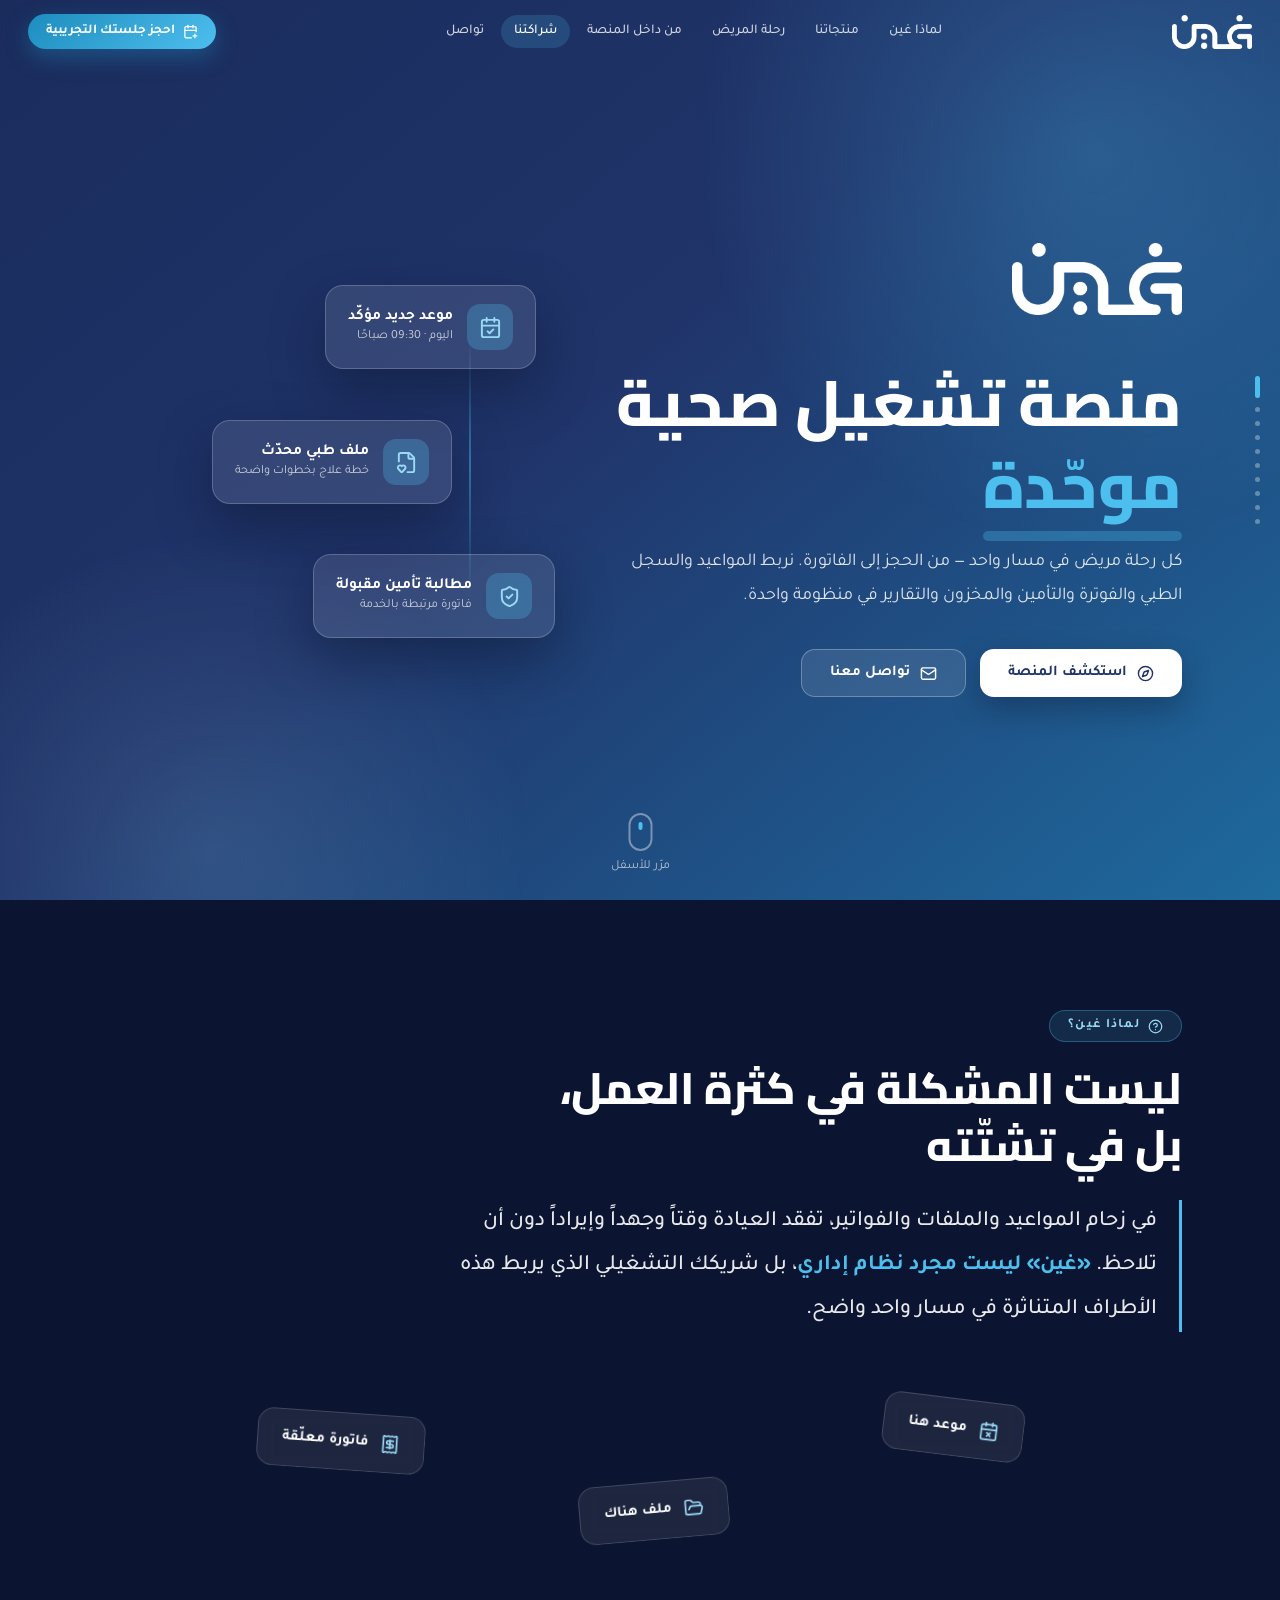
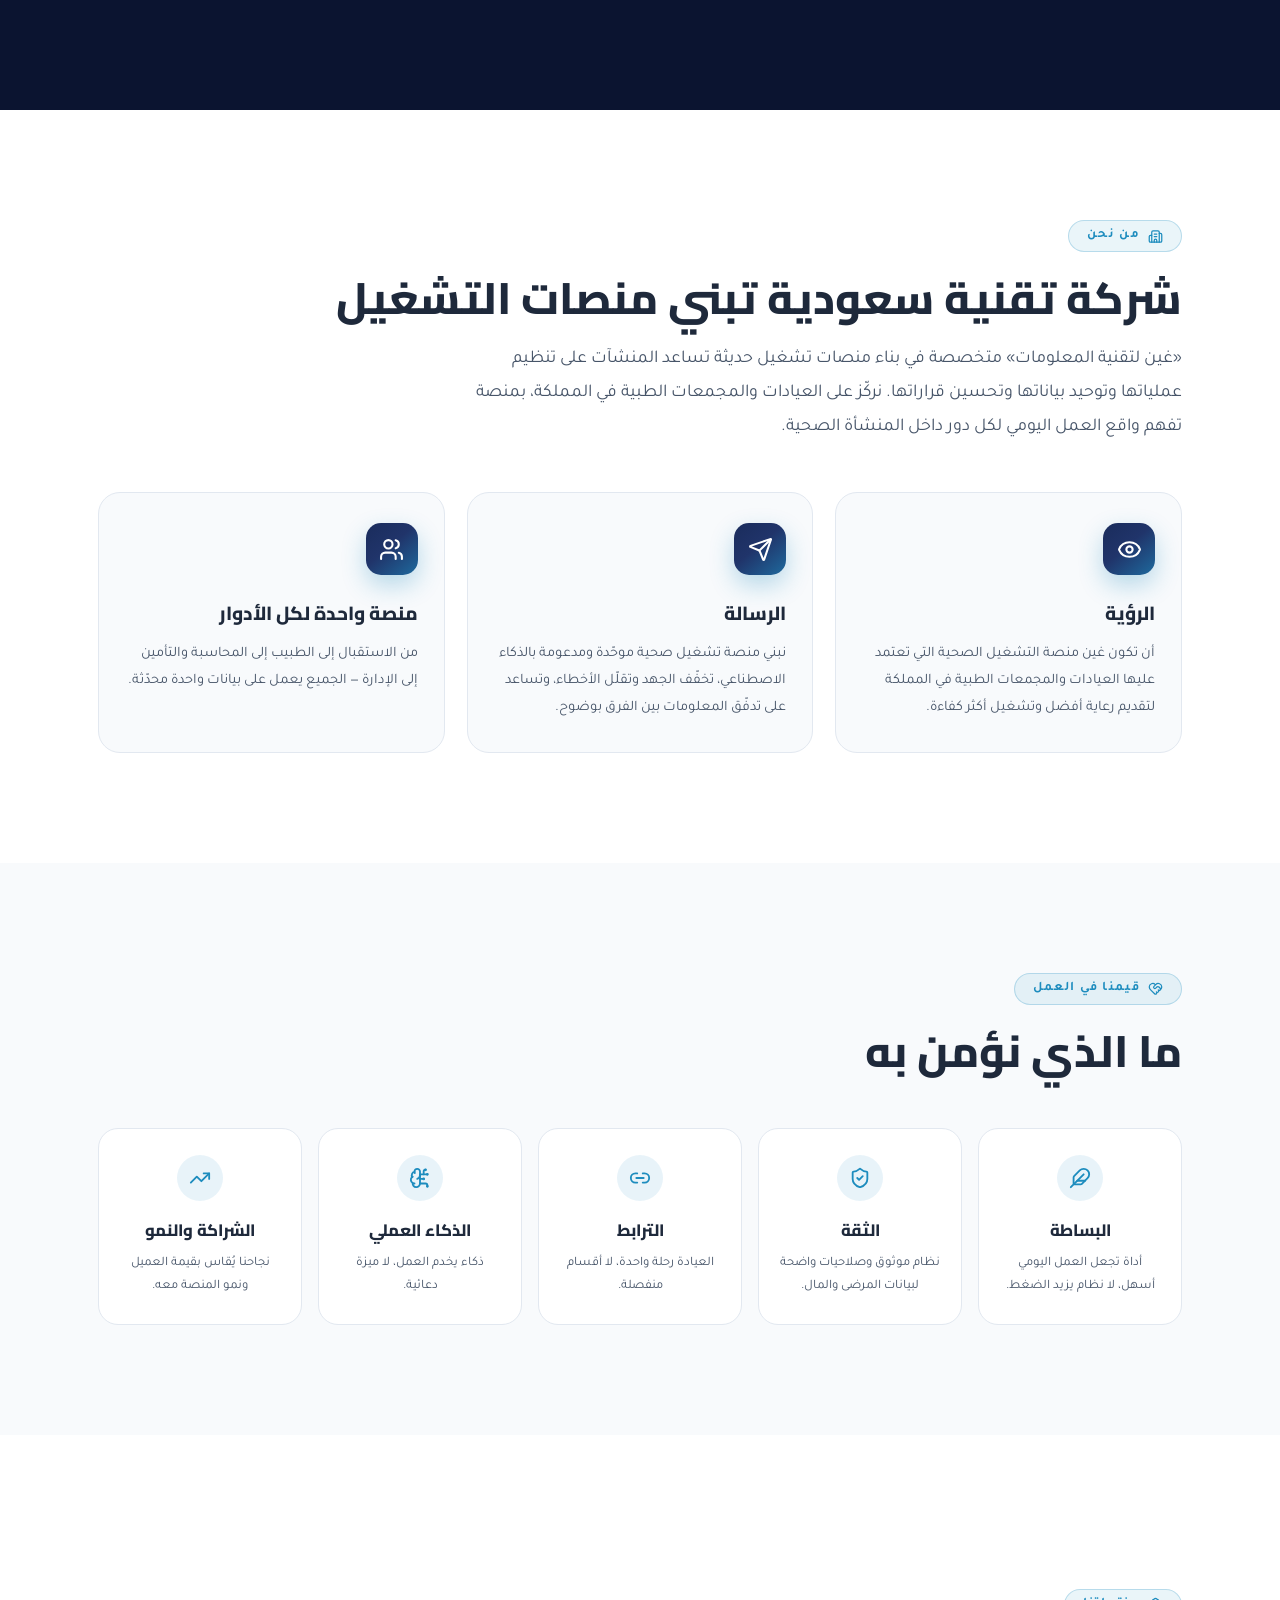
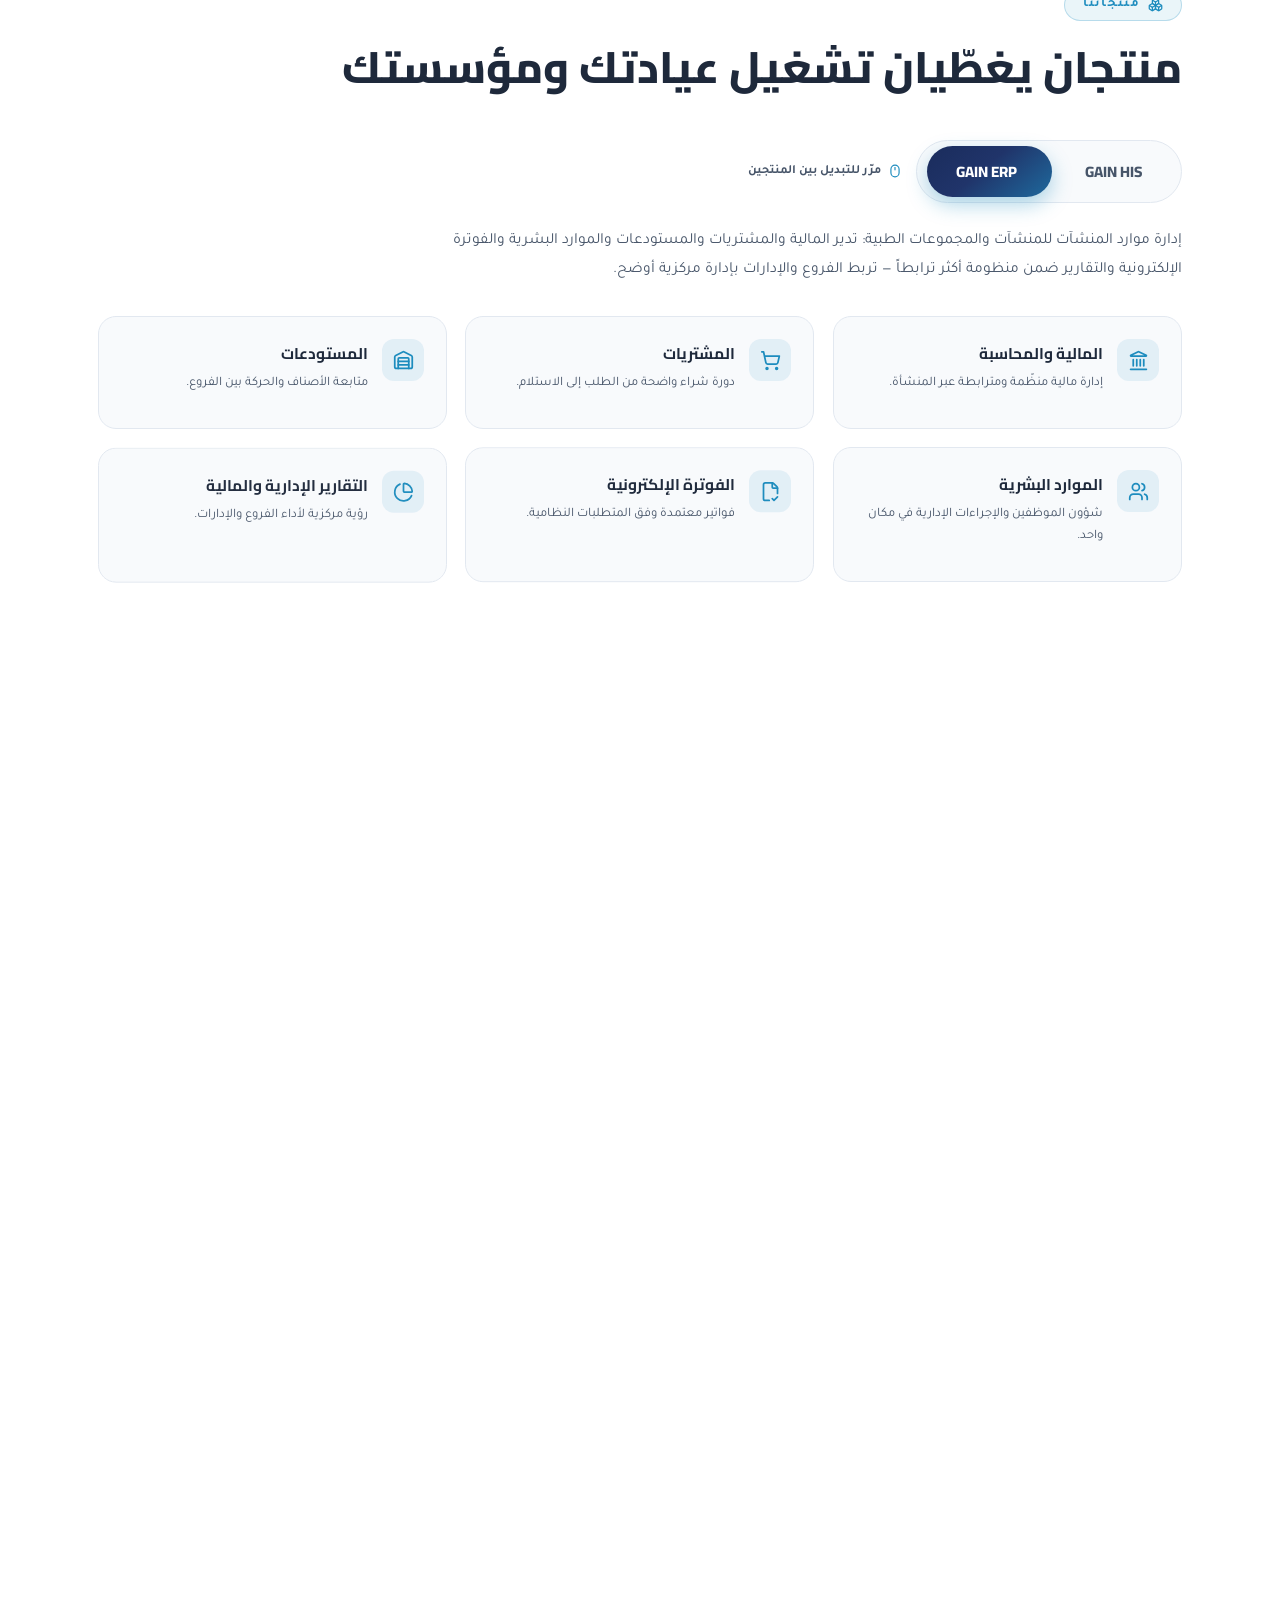
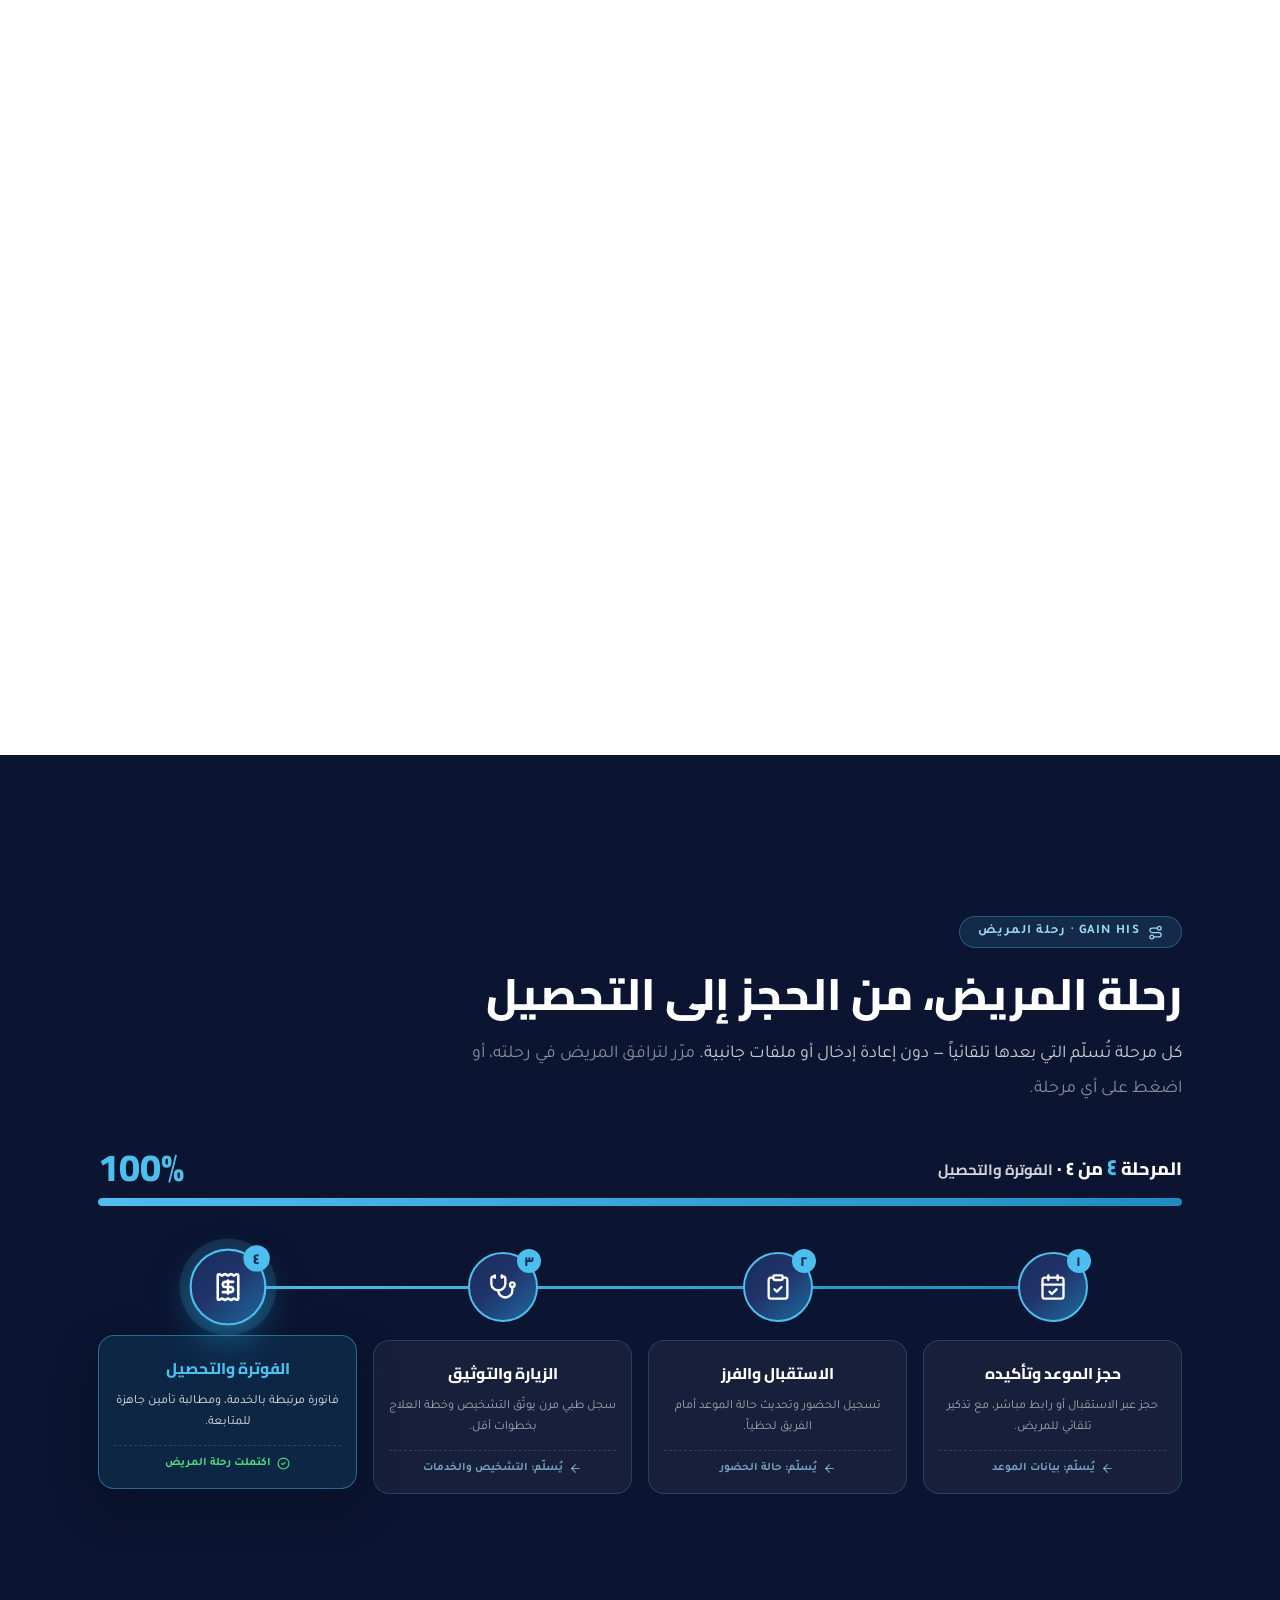
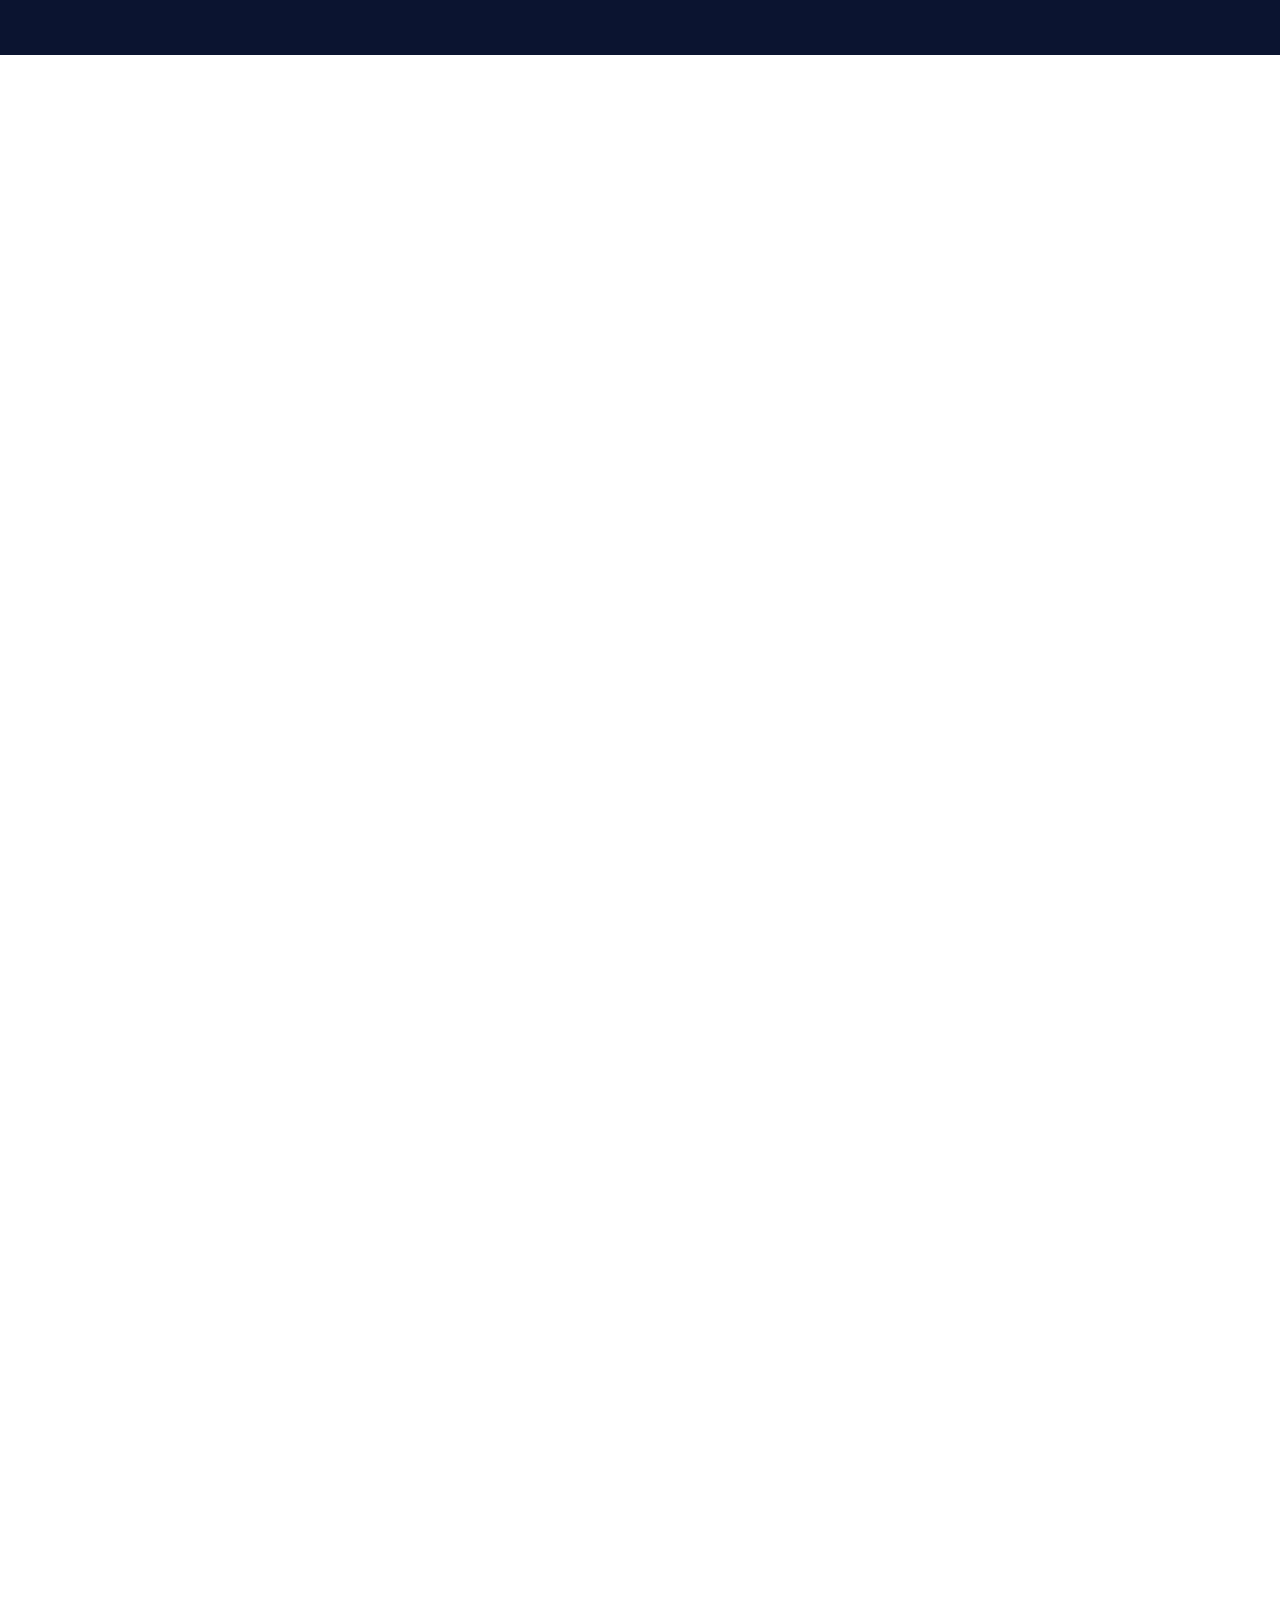
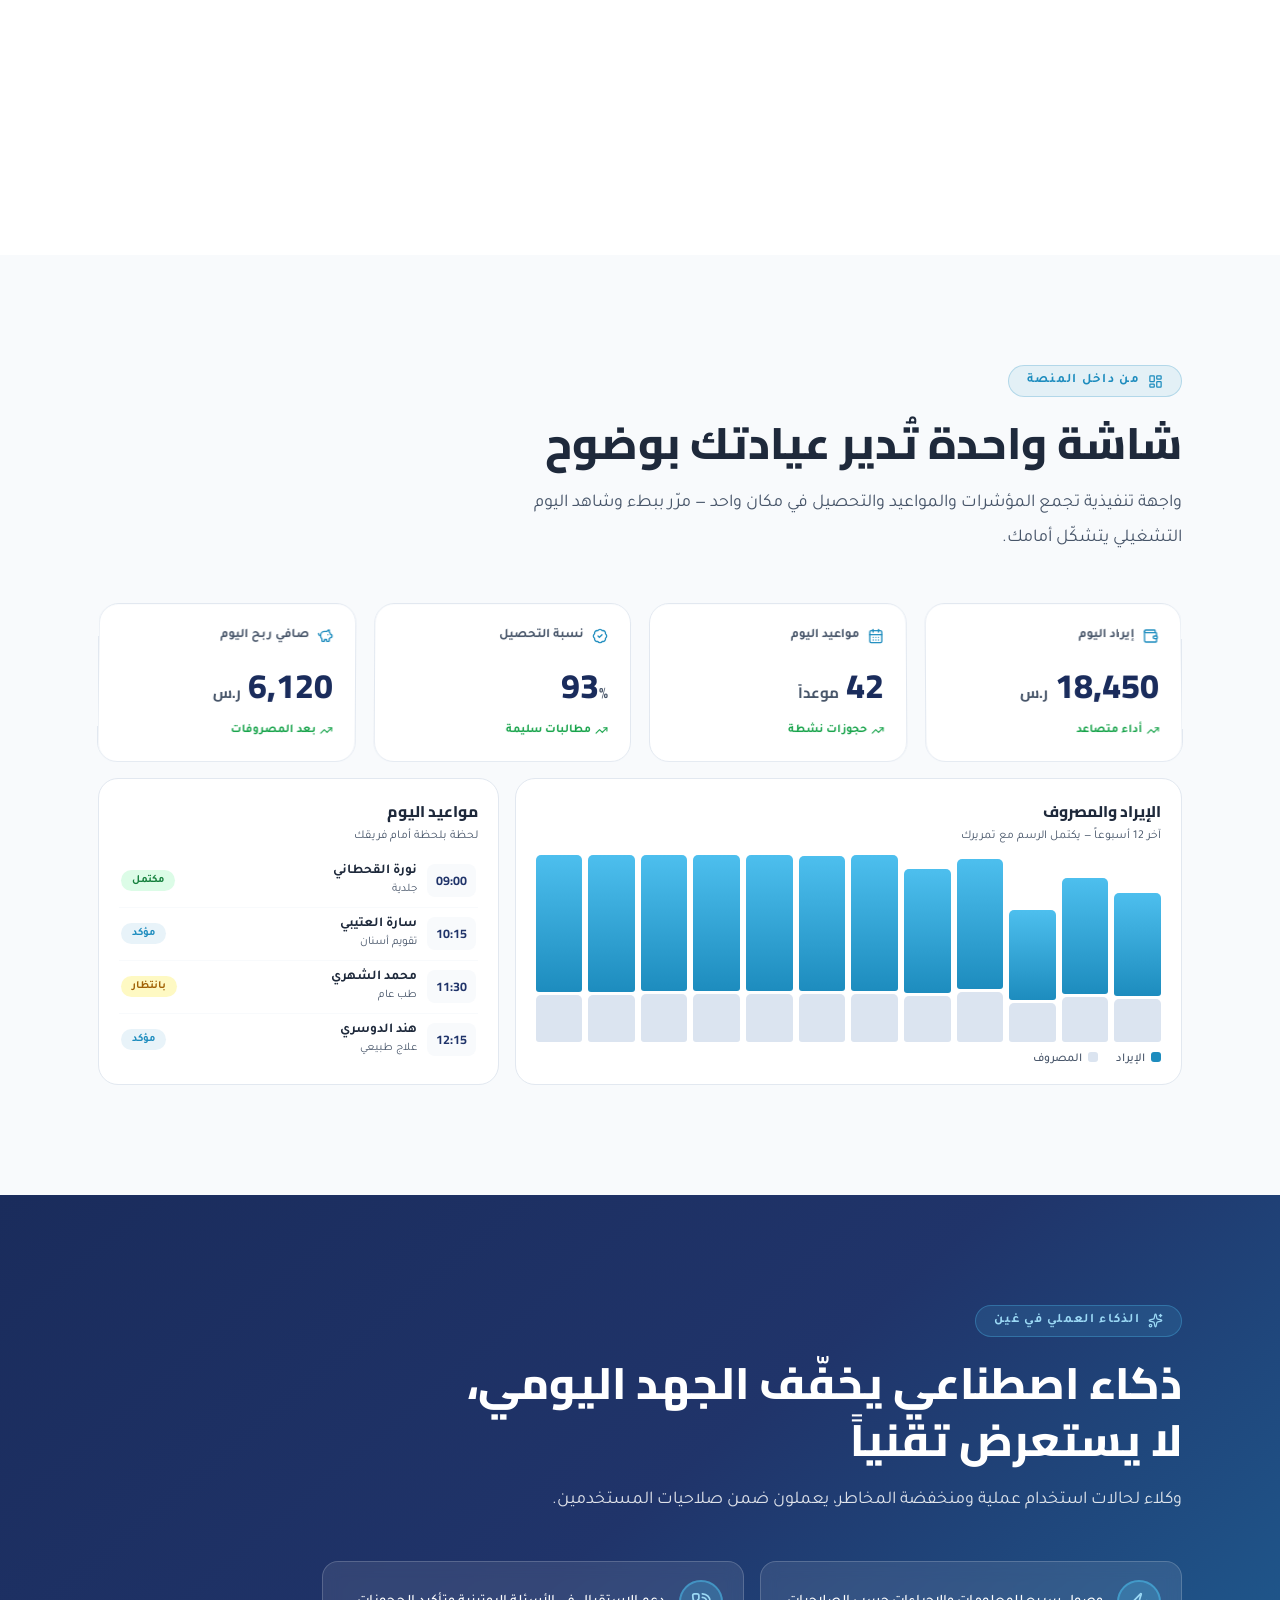
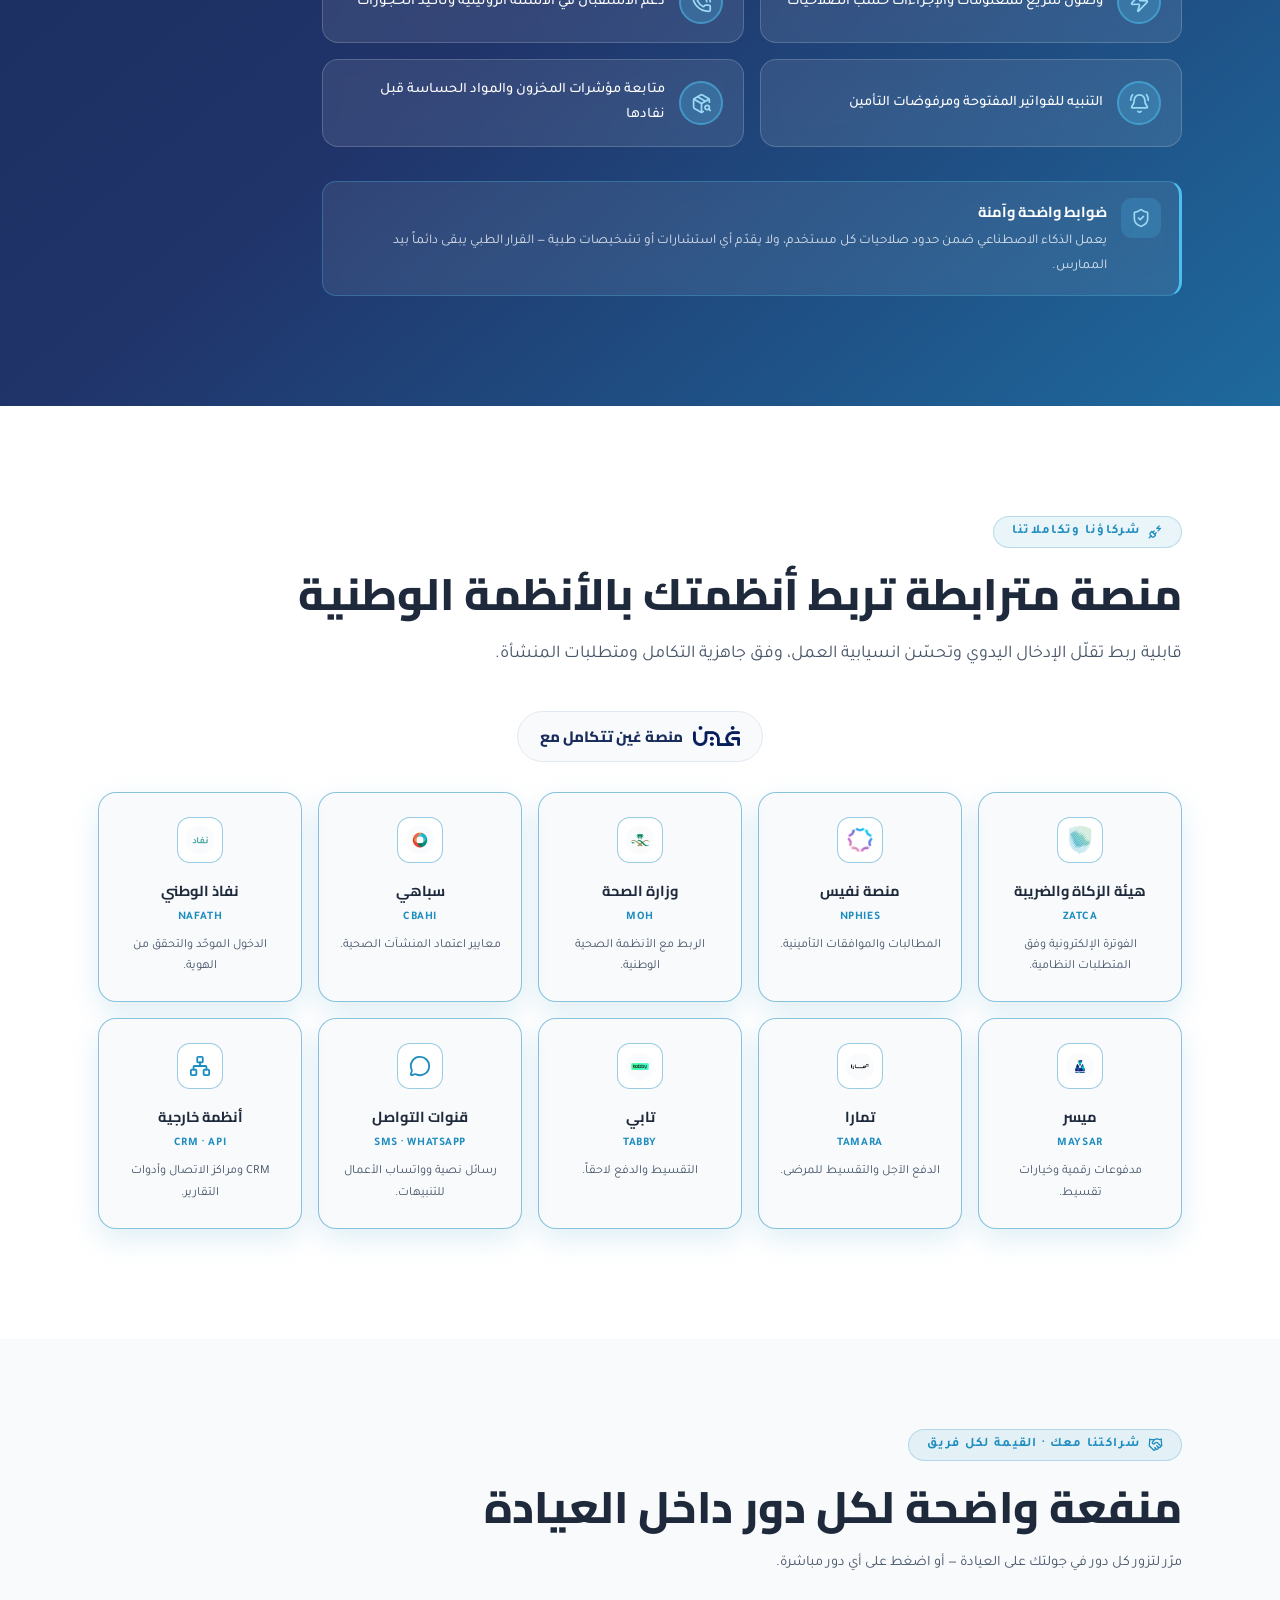
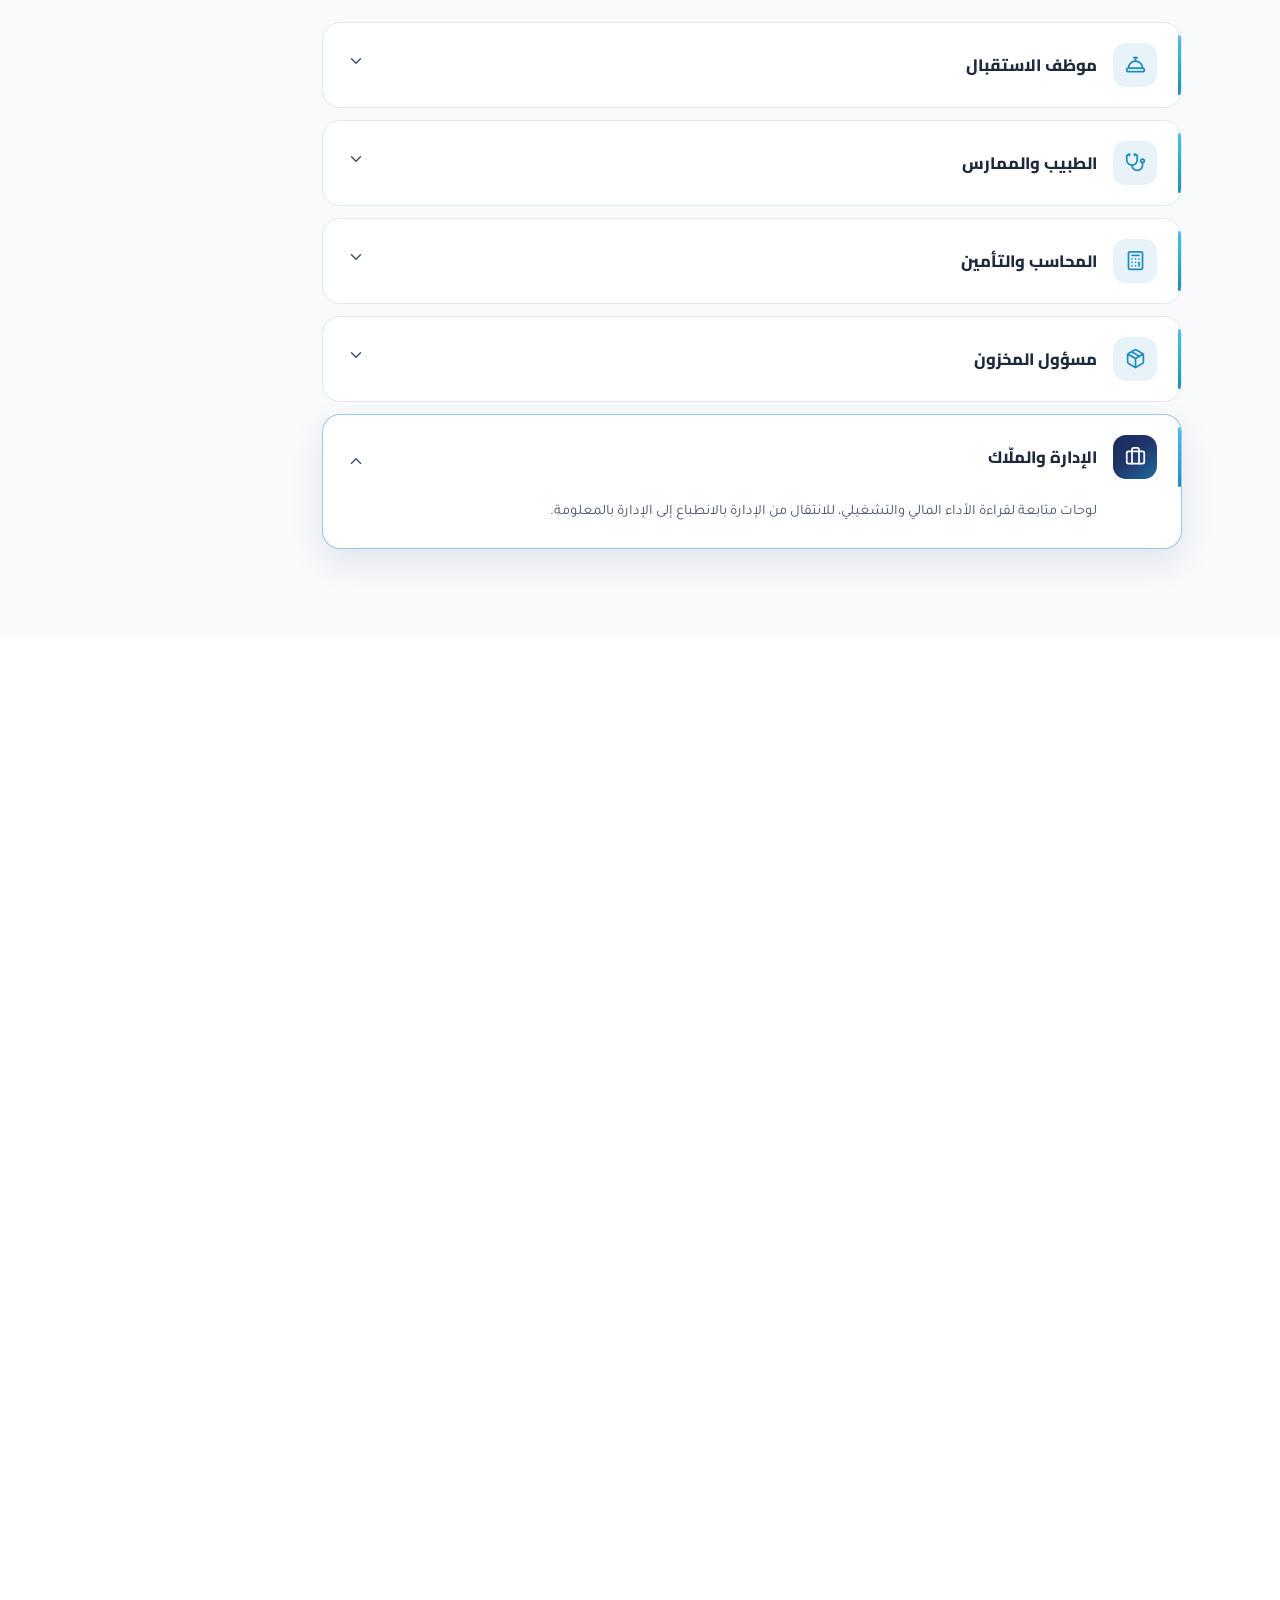
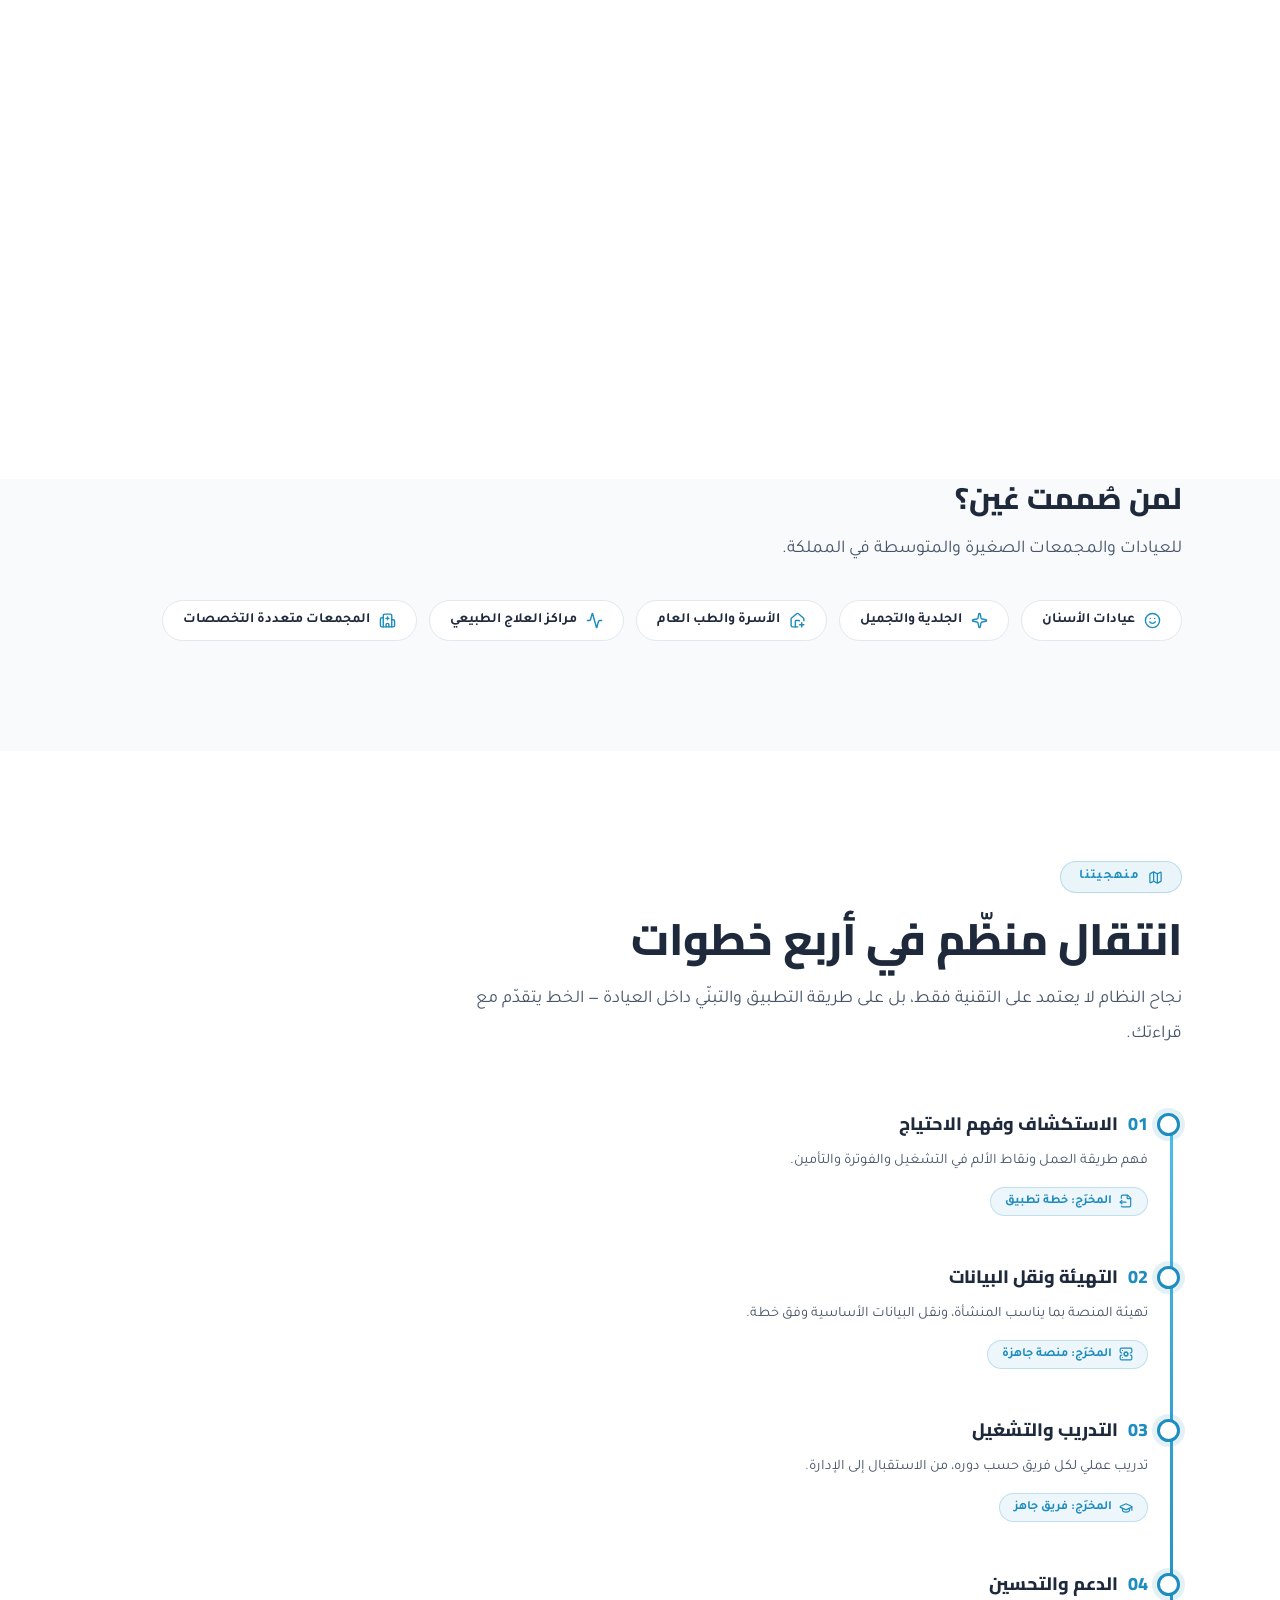
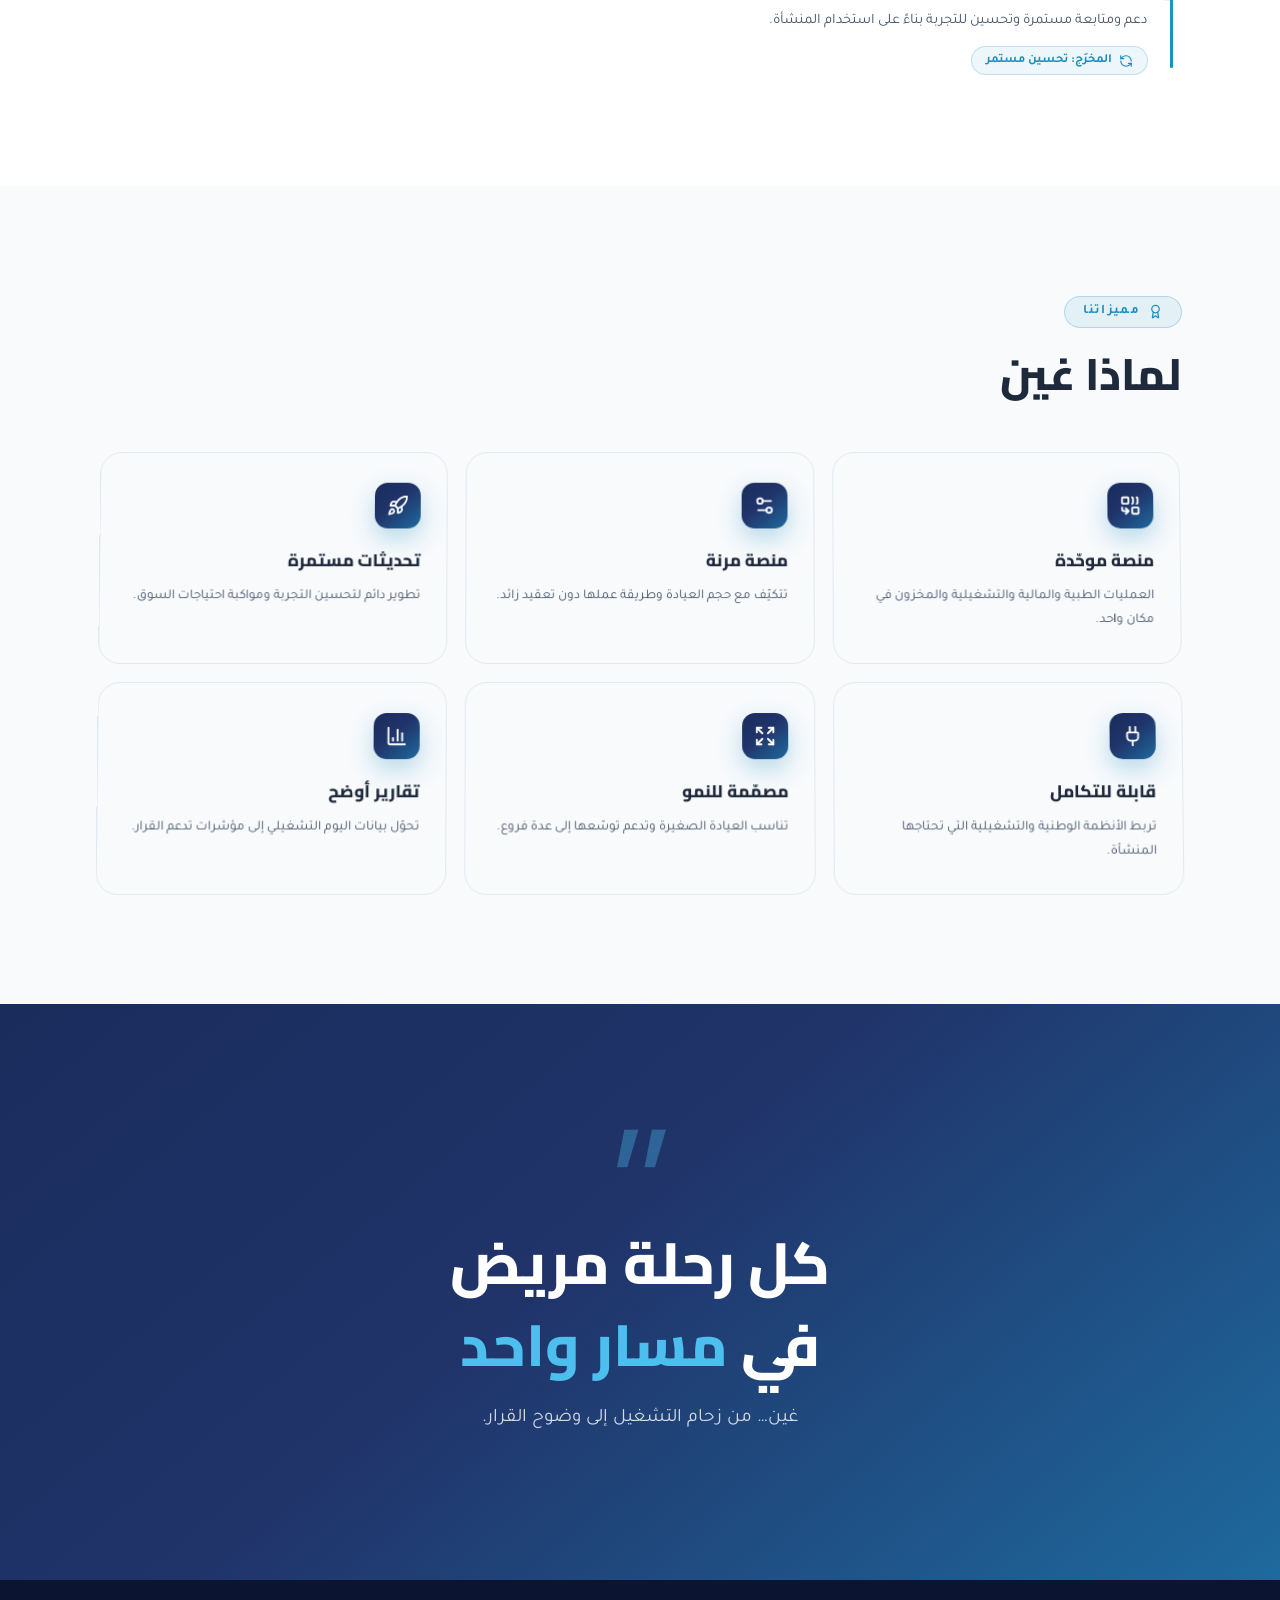
<file: interactive.html>
<!DOCTYPE html>
<html lang="ar" dir="rtl">
<head>
<meta charset="utf-8">
<title>غين — منصة تشغيل صحية موحّدة</title>
<meta http-equiv="refresh" content="0; url=./">
<script>location.replace('./');</script>
<style>body{font-family:system-ui,sans-serif;background:#0b1430;color:#9bd9f5;display:grid;place-items:center;min-height:100vh;margin:0}</style>
</head>
<body>
<p>جارٍ التحويل… <a href="./" style="color:#4dbfee">اضغط هنا</a> إن لم يتم التحويل تلقائياً.</p>
</body>
</html>
</file>
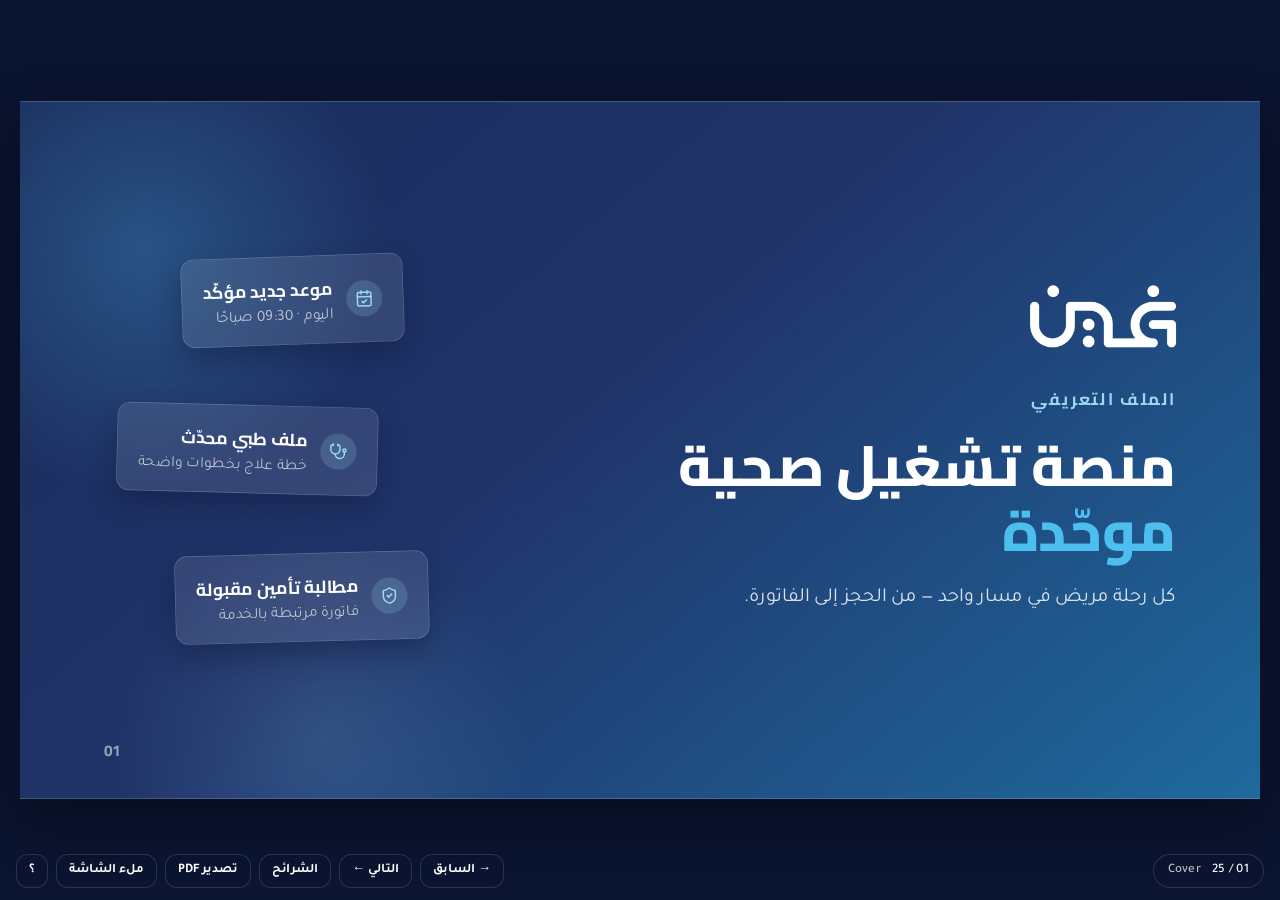
<file: slides.html>
<!DOCTYPE html>
<html lang="ar" dir="rtl">
<head>
<meta charset="utf-8">
<title>غين — عرض تقديمي</title>
<meta name="viewport" content="width=device-width, initial-scale=1">
<link rel="preload" href="assets/fonts/cairo-400-arabic.woff2" as="font" type="font/woff2" crossorigin>
<link rel="preload" href="assets/fonts/cairo-700-arabic.woff2" as="font" type="font/woff2" crossorigin>
<link rel="preload" href="assets/fonts/cairo-800-arabic.woff2" as="font" type="font/woff2" crossorigin>
<link rel="preload" href="assets/fonts/cairo-400-latin.woff2" as="font" type="font/woff2" crossorigin>
<link rel="preload" href="assets/fonts/cairo-700-latin.woff2" as="font" type="font/woff2" crossorigin>
<link rel="preload" href="assets/fonts/cairo-800-latin.woff2" as="font" type="font/woff2" crossorigin>
<link rel="preload" href="assets/fonts/tajawal-400-arabic.woff2" as="font" type="font/woff2" crossorigin>
<link rel="preload" href="assets/fonts/tajawal-500-arabic.woff2" as="font" type="font/woff2" crossorigin>
<link rel="preload" href="assets/fonts/tajawal-700-arabic.woff2" as="font" type="font/woff2" crossorigin>
<link rel="preload" href="assets/fonts/tajawal-400-latin.woff2" as="font" type="font/woff2" crossorigin>
<link rel="preload" href="assets/fonts/tajawal-500-latin.woff2" as="font" type="font/woff2" crossorigin>
<link rel="preload" href="assets/fonts/tajawal-700-latin.woff2" as="font" type="font/woff2" crossorigin>
<link href="assets/fonts.css" rel="stylesheet">
<script src="assets/lucide.min.js"></script>
<style>
  * { box-sizing: border-box; }
  html, body { margin: 0; padding: 0; background: #0b1430; font-family: 'Tajawal', system-ui, sans-serif; overflow: hidden; height: 100%; }
  a { color: #1d8cbe; text-decoration: none; }
  a:hover { color: #20346a; }

  #stage { position: fixed; inset: 0; display: flex; align-items: center; justify-content: center; }
  #frame { width: 1920px; height: 1080px; flex: 0 0 1920px; position: relative; transform-origin: center center; box-shadow: 0 30px 80px rgba(0,0,0,.4); background: #ffffff; }

  #frame > section { position: absolute; inset: 0; width: 1920px; height: 1080px; display: none; overflow: hidden; }
  #frame > section.active { display: block; }

  #frame > section img { max-width: 100%; }

  /* controls */
  #chrome { position: fixed; z-index: 9; inset: auto 0 0 0; padding: 12px 16px; display: flex; align-items: center; justify-content: space-between; pointer-events: none; }
  #chrome > * { pointer-events: auto; }
  .badge { color: #ffffff; background: rgba(11,20,48,.7); backdrop-filter: blur(6px); border: 1px solid rgba(255,255,255,.14); border-radius: 999px; padding: 8px 14px; font: 500 13px/1.2 'Tajawal', sans-serif; letter-spacing: .02em; }
  .controls { display: flex; gap: 8px; }
  .btn { color: #ffffff; background: rgba(11,20,48,.7); backdrop-filter: blur(6px); border: 1px solid rgba(255,255,255,.14); border-radius: 12px; padding: 8px 12px; font: 600 13px/1.2 'Tajawal', sans-serif; cursor: pointer; transition: background .15s; }
  .btn:hover { background: rgba(29,140,190,.85); }
  .btn:disabled { opacity: .4; cursor: not-allowed; }

  /* click zones on the sides */
  .zone { position: fixed; top: 0; bottom: 60px; width: 18%; z-index: 5; cursor: pointer; }
  .zone.prev { right: 0; }
  .zone.next { left: 0; }

  /* thumbs bar (hidden by default, toggle with T) */
  #thumbs { position: fixed; right: 0; top: 0; bottom: 0; width: 260px; background: rgba(11,20,48,.95); border-inline-start: 1px solid rgba(255,255,255,.08); overflow-y: auto; padding: 12px; display: none; z-index: 8; }
  #thumbs.open { display: block; }
  #thumbs h4 { color: #9bd9f5; font: 700 12px/1.2 'Tajawal', sans-serif; margin: 4px 0 10px; letter-spacing: .04em; }
  .thumb { display: flex; align-items: center; gap: 8px; padding: 8px 10px; margin-bottom: 4px; border-radius: 8px; cursor: pointer; color: #cfe8f7; font: 500 12px/1.3 'Tajawal', sans-serif; }
  .thumb:hover { background: rgba(29,140,190,.15); }
  .thumb.active { background: rgba(29,140,190,.28); color: #ffffff; }
  .thumb .num { width: 22px; text-align: center; color: #9bd9f5; font-variant-numeric: tabular-nums; }

  /* helper toast */
  #help { position: fixed; top: 50%; right: 50%; transform: translate(50%,-50%); background: rgba(11,20,48,.92); color: #ffffff; padding: 20px 24px; border-radius: 14px; font: 500 14px/1.6 'Tajawal', sans-serif; z-index: 100; border: 1px solid rgba(255,255,255,.12); display: none; }
  #help.show { display: block; }
  #help h3 { margin: 0 0 10px; font: 800 18px/1.2 'Cairo', sans-serif; color: #9bd9f5; }
  #help kbd { background: rgba(255,255,255,.12); border-radius: 6px; padding: 2px 8px; font: 600 12px/1 'Tajawal', sans-serif; margin-inline-start: 6px; }
  #help .row { display: flex; justify-content: space-between; margin: 4px 0; gap: 24px; }

  /* PDF export modal */
  #pdfbox { position: fixed; inset: 0; background: rgba(6,12,32,.6); backdrop-filter: blur(4px); z-index: 110; display: none; align-items: center; justify-content: center; }
  #pdfbox.show { display: flex; }
  #pdfbox .box { background: #0e1a3d; border: 1px solid rgba(255,255,255,.14); border-radius: 18px; padding: 28px 30px; max-width: 460px; width: 92vw; color: #fff; font: 500 14px/1.7 'Tajawal', sans-serif; }
  #pdfbox h3 { margin: 0 0 14px; font: 800 19px/1.3 'Cairo', sans-serif; color: #9bd9f5; }
  #pdfbox ol { margin: 0 0 20px; padding-inline-start: 20px; }
  #pdfbox li { margin-bottom: 8px; }
  #pdfbox li b { color: #9bd9f5; }
  #pdfbox .row { display: flex; gap: 10px; justify-content: flex-start; }
  #pdfbox .btn.primary { background: #1d8cbe; }
  #pdfbox .btn.primary:hover { background: #4dbfee; }

  @media print {
    @page { size: 1920px 1080px; margin: 0; }
    * { -webkit-print-color-adjust: exact !important; print-color-adjust: exact !important; }
    html, body { background: #ffffff; overflow: visible; height: auto; margin: 0; }
    #chrome, #thumbs, .zone, #help, #pdfbox { display: none !important; }
    #stage { position: static; display: block; }
    #frame { transform: none !important; box-shadow: none; flex: none; width: 1920px; height: auto; margin: 0; position: static; }
    #frame > section { display: block !important; position: relative !important; inset: auto !important; width: 1920px !important; height: 1080px !important; margin: 0 !important; page-break-after: always; break-inside: avoid; overflow: hidden; }
    #frame > section:last-of-type { page-break-after: auto; }
  }
</style>
</head>
<body>

<div id="stage">
  <div id="frame">
<!-- 01 · COVER -->
  <section dir="rtl" data-label="Cover" data-screen-label="01" data-speaker-notes="رحّب بالحضور وقدّم غين: منصة تشغيل صحية موحّدة للعيادات والمجمعات." style="font-family:'Tajawal',system-ui,sans-serif;color:#ffffff;overflow:hidden;background:linear-gradient(140deg,#1a2c5c 0%,#20346a 45%,#1d8cbe 135%)">
    <div style="width:100%;height:100%;box-sizing:border-box;position:relative">
      <div style="position:absolute;left:-220px;top:-180px;width:820px;height:820px;border-radius:50%;background:radial-gradient(circle,rgba(77,191,238,.25),rgba(77,191,238,0) 65%)"></div>
      <div style="position:absolute;left:120px;bottom:-260px;width:700px;height:700px;border-radius:50%;background:radial-gradient(circle,rgba(155,217,245,.14),rgba(155,217,245,0) 65%)"></div>
      <div style="position:absolute;inset:0;box-sizing:border-box;padding:104px 130px;display:grid;grid-template-columns:1fr 560px;gap:40px;align-items:center">
        <div style="display:flex;flex-direction:column;align-items:flex-start">
          <img src="assets/gain-logo-white.webp" alt="غين" style="height:96px;width:auto;display:block;margin-bottom:56px">
          <p style="font-family:'Cairo',sans-serif;font-weight:700;font-size:26px;letter-spacing:3px;color:#9bd9f5;margin:0 0 28px">الملف التعريفي</p>
          <h1 style="font-family:'Cairo',sans-serif;font-weight:800;font-size:88px;line-height:1.14;margin:0;color:#ffffff;letter-spacing:-.5px;white-space:nowrap">منصة تشغيل صحية<br><span style="color:#4dbfee">موحّدة</span></h1>
          <p style="font-size:31px;line-height:1.62;color:rgba(255,255,255,.84);max-width:900px;margin:30px 0 0">كل رحلة مريض في مسار واحد — من الحجز إلى الفاتورة.</p>
        </div>
        <div style="position:relative;height:700px">
          
          <div style="position:absolute;top:50px;left:120px;transform:rotate(-2deg);display:flex;align-items:center;gap:20px;background:rgba(255,255,255,.10);border:1px solid rgba(255,255,255,.22);border-radius:20px;padding:26px 32px;box-shadow:0 20px 40px rgba(11,20,48,.35);white-space:nowrap">
            <div style="width:56px;height:56px;border-radius:50%;background:rgba(155,217,245,.18);color:#9bd9f5;display:flex;align-items:center;justify-content:center;flex:none"><i data-lucide="calendar-check" style="width:28px;height:28px"></i></div>
            <div><div style="font-family:'Cairo',sans-serif;font-weight:700;font-size:27px;color:#ffffff">موعد جديد مؤكّد</div><div style="font-size:24px;color:rgba(255,255,255,.65);margin-top:4px">اليوم · 09:30 صباحًا</div></div>
          </div>
          <div style="position:absolute;top:280px;left:20px;transform:rotate(1.5deg);display:flex;align-items:center;gap:20px;background:rgba(255,255,255,.10);border:1px solid rgba(255,255,255,.22);border-radius:20px;padding:26px 32px;box-shadow:0 20px 40px rgba(11,20,48,.35);white-space:nowrap">
            <div style="width:56px;height:56px;border-radius:50%;background:rgba(155,217,245,.18);color:#9bd9f5;display:flex;align-items:center;justify-content:center;flex:none"><i data-lucide="stethoscope" style="width:28px;height:28px"></i></div>
            <div><div style="font-family:'Cairo',sans-serif;font-weight:700;font-size:27px;color:#ffffff">ملف طبي محدّث</div><div style="font-size:24px;color:rgba(255,255,255,.65);margin-top:4px">خطة علاج بخطوات واضحة</div></div>
          </div>
          <div style="position:absolute;top:510px;left:110px;transform:rotate(-1.5deg);display:flex;align-items:center;gap:20px;background:rgba(255,255,255,.10);border:1px solid rgba(255,255,255,.22);border-radius:20px;padding:26px 32px;box-shadow:0 20px 40px rgba(11,20,48,.35);white-space:nowrap">
            <div style="width:56px;height:56px;border-radius:50%;background:rgba(155,217,245,.18);color:#9bd9f5;display:flex;align-items:center;justify-content:center;flex:none"><i data-lucide="shield-check" style="width:28px;height:28px"></i></div>
            <div><div style="font-family:'Cairo',sans-serif;font-weight:700;font-size:27px;color:#ffffff">مطالبة تأمين مقبولة</div><div style="font-size:24px;color:rgba(255,255,255,.65);margin-top:4px">فاتورة مرتبطة بالخدمة</div></div>
          </div>
        </div>
      </div>
      <div data-pageno="" style="position:absolute;bottom:52px;left:130px;font-family:'Cairo',sans-serif;font-weight:700;font-size:24px;color:rgba(255,255,255,.55);direction:ltr">01</div>
    </div>
  </section>

  <!-- 02 · AGENDA -->
  <section dir="rtl" data-label="Agenda" data-screen-label="02" data-speaker-notes="استعرض محطات العرض الست بسرعة." style="font-family:'Tajawal',system-ui,sans-serif;color:#1e293b;overflow:hidden;background:#ffffff">
    <div style="width:100%;height:100%;box-sizing:border-box;position:relative;display:grid;grid-template-columns:640px 1fr">
      <div style="position:relative;overflow:hidden;background:linear-gradient(150deg,#1a2c5c 0%,#20346a 55%,#1d8cbe 170%);padding:104px 80px;display:flex;flex-direction:column;justify-content:center">
        <div style="position:absolute;bottom:-70px;left:10px;font-family:'Cairo',sans-serif;font-weight:800;font-size:330px;line-height:1;color:rgba(255,255,255,.06);direction:ltr">06</div>
        <img src="assets/gain-logo-white.webp" alt="غين" style="height:44px;width:auto;display:block;align-self:flex-start;margin-bottom:52px">
        <p style="font-family:'Cairo',sans-serif;font-weight:700;font-size:26px;letter-spacing:3px;color:#9bd9f5;margin:0 0 24px">محتوى العرض</p>
        <h2 style="font-family:'Cairo',sans-serif;font-weight:800;font-size:64px;line-height:1.2;margin:0;color:#ffffff">محطات<br>هذا العرض</h2>
        <p style="font-size:27px;line-height:1.65;color:#c7d6ee;margin:28px 0 0;max-width:420px">ست محطات، من التعريف بالشركة إلى حجز جلستك التجريبية.</p>
      </div>
      <div style="padding:96px 110px 96px 130px;display:flex;flex-direction:column;justify-content:center">
        <div style="display:flex;align-items:center;gap:36px;padding:25px 0;border-bottom:1px solid #e2e8f0">
          <span style="font-family:'Cairo',sans-serif;font-weight:800;font-size:42px;line-height:1;color:#4dbfee;direction:ltr;flex:none;width:74px">01</span>
          <div style="flex:1"><div style="font-family:'Cairo',sans-serif;font-weight:700;font-size:29px;color:#20346a;margin-bottom:6px">من نحن</div><div style="font-size:24px;line-height:1.5;color:#8a8aa0">الشركة والرؤية والقيم</div></div>
          <i data-lucide="arrow-left" style="width:28px;height:28px;color:#cbd5e1;flex:none"></i>
        </div>
        <div style="display:flex;align-items:center;gap:36px;padding:25px 0;border-bottom:1px solid #e2e8f0">
          <span style="font-family:'Cairo',sans-serif;font-weight:800;font-size:42px;line-height:1;color:#4dbfee;direction:ltr;flex:none;width:74px">02</span>
          <div style="flex:1"><div style="font-family:'Cairo',sans-serif;font-weight:700;font-size:29px;color:#20346a;margin-bottom:6px">منتجاتنا</div><div style="font-size:24px;line-height:1.5;color:#8a8aa0"><span style="direction: ltr; display: inline-block;">GAIN HIS</span>&nbsp; و <span style="direction: ltr; display: inline-block;">GAIN ERP</span></div></div>
          <i data-lucide="arrow-left" style="width:28px;height:28px;color:#cbd5e1;flex:none"></i>
        </div>
        <div style="display:flex;align-items:center;gap:36px;padding:25px 0;border-bottom:1px solid #e2e8f0">
          <span style="font-family:'Cairo',sans-serif;font-weight:800;font-size:42px;line-height:1;color:#4dbfee;direction:ltr;flex:none;width:74px">03</span>
          <div style="flex:1"><div style="font-family:'Cairo',sans-serif;font-weight:700;font-size:29px;color:#20346a;margin-bottom:6px">من داخل المنصة</div><div style="font-size:24px;line-height:1.5;color:#8a8aa0">لوحة التحكم ومكوناتها</div></div>
          <i data-lucide="arrow-left" style="width:28px;height:28px;color:#cbd5e1;flex:none"></i>
        </div>
        <div style="display:flex;align-items:center;gap:36px;padding:25px 0;border-bottom:1px solid #e2e8f0">
          <span style="font-family:'Cairo',sans-serif;font-weight:800;font-size:42px;line-height:1;color:#4dbfee;direction:ltr;flex:none;width:74px">04</span>
          <div style="flex:1"><div style="font-family:'Cairo',sans-serif;font-weight:700;font-size:29px;color:#20346a;margin-bottom:6px">الذكاء والتكاملات</div><div style="font-size:24px;line-height:1.5;color:#8a8aa0">قدرات عملية وربط وطني</div></div>
          <i data-lucide="arrow-left" style="width:28px;height:28px;color:#cbd5e1;flex:none"></i>
        </div>
        <div style="display:flex;align-items:center;gap:36px;padding:25px 0;border-bottom:1px solid #e2e8f0">
          <span style="font-family:'Cairo',sans-serif;font-weight:800;font-size:42px;line-height:1;color:#4dbfee;direction:ltr;flex:none;width:74px">05</span>
          <div style="flex:1"><div style="font-family:'Cairo',sans-serif;font-weight:700;font-size:29px;color:#20346a;margin-bottom:6px">شراكتنا معك</div><div style="font-size:24px;line-height:1.5;color:#8a8aa0">القيمة والمنهجية والمميزات</div></div>
          <i data-lucide="arrow-left" style="width:28px;height:28px;color:#cbd5e1;flex:none"></i>
        </div>
        <div style="display:flex;align-items:center;gap:36px;padding:25px 0">
          <span style="font-family:'Cairo',sans-serif;font-weight:800;font-size:42px;line-height:1;color:#20346a;direction:ltr;flex:none;width:74px">06</span>
          <div style="flex:1"><div style="font-family:'Cairo',sans-serif;font-weight:700;font-size:29px;color:#20346a;margin-bottom:6px">تواصل معنا</div><div style="font-size:24px;line-height:1.5;color:#8a8aa0">احجز جلستك التجريبية</div></div>
          <i data-lucide="arrow-left" style="width:28px;height:28px;color:#4dbfee;flex:none"></i>
        </div>
      </div>
      <div data-pageno="" style="position:absolute;bottom:52px;left:130px;font-family:'Cairo',sans-serif;font-weight:700;font-size:24px;color:#8a8aa0;direction:ltr">02</div>
    </div>
  </section>

  <!-- 03 · WHY GAIN -->
  <section dir="rtl" data-label="Why" data-screen-label="03" data-speaker-notes="المشكلة: تشتّت التشغيل بين المواعيد والملفات والفواتير." style="font-family:'Tajawal',system-ui,sans-serif;color:#ffffff;overflow:hidden;background:linear-gradient(140deg,#1a2c5c 0%,#20346a 45%,#1d8cbe 135%)">
    <div style="width:100%;height:100%;box-sizing:border-box;position:relative;padding:104px 130px;display:flex;flex-direction:column;justify-content:center">
      <p style="font-family:'Cairo',sans-serif;font-weight:700;font-size:26px;letter-spacing:3px;color:#9bd9f5;margin:0 0 28px">لماذا غين؟</p>
      <h2 style="font-family:'Cairo',sans-serif;font-weight:800;font-size:60px;line-height:1.5;margin:0;color:#ffffff;max-width:1560px">ليست المشكلة في كثرة العمل، بل في تشتّته: موعد هنا، وملف هناك، وفاتورة معلّقة</h2>
      <p style="font-size:31px;line-height:1.62;color:rgba(255,255,255,.84);max-width:1440px;margin:30px 0 0">في زحام المواعيد والملفات والفواتير، تفقد العيادة وقتاً وجهداً وإيراداً دون أن تلاحظ. «غين» ليست مجرد نظام إداري، بل شريكك التشغيلي الذي يربط هذه الأطراف المتناثرة في مسار واحد واضح.</p>
    </div>
    <div data-marklogo="" style="position:absolute;bottom:52px;right:130px"><img src="assets/gain-logo-white.webp" alt="غين" style="height:32px;width:auto;display:block"></div>
    <div data-pageno="" style="position:absolute;bottom:52px;left:130px;font-family:'Cairo',sans-serif;font-weight:700;font-size:24px;color:rgba(255,255,255,.55);direction:ltr">03</div>
  </section>

  <!-- 04 · WHO WE ARE -->
  <section dir="rtl" data-label="Who" data-screen-label="04" data-speaker-notes="شركة تقنية سعودية متخصصة في منصات تشغيل للعيادات والمجمعات." style="font-family:'Tajawal',system-ui,sans-serif;color:#1e293b;overflow:hidden;background:#ffffff">
    <div style="width:100%;height:100%;box-sizing:border-box;display:grid;grid-template-columns:1fr 820px;position:relative">
      <div style="padding:104px 130px 104px 60px;display:flex;flex-direction:column;justify-content:center">
        <p style="font-family:'Cairo',sans-serif;font-weight:700;font-size:26px;letter-spacing:3px;color:#1d8cbe;margin:0 0 28px">من نحن</p>
        <h2 style="font-family:'Cairo',sans-serif;font-weight:800;font-size:56px;line-height:1.25;margin:0;color:#20346a">شركة تقنية سعودية<br>تبني منصات التشغيل</h2>
        <p style="font-size:30px;line-height:1.7;color:#475569;max-width:760px;margin:34px 0 0">«غين لتقنية المعلومات» متخصصة في بناء منصات تشغيل حديثة تساعد المنشآت على تنظيم عملياتها وتوحيد بياناتها وتحسين قراراتها التشغيلية والإدارية.</p>
        <p style="font-size:30px;line-height:1.7;color:#8a8aa0;max-width:760px;margin:26px 0 0">نركّز على العيادات والمجمعات الطبية في المملكة، بمنصة تفهم واقع العمل اليومي لكل دور داخل المنشأة الصحية.</p>
        <div style="display:flex;gap:18px;margin-top:48px;flex-wrap:wrap">
          
          
          
        </div>
      </div>
      <div style="display: flex; align-items: center; justify-content: center; background: linear-gradient(160deg, #eef4fb, #dbe9f8)">
        <div style="position:relative;width:760px;height:780px">
          <svg width="760" height="780" viewBox="0 0 760 780" style="position:absolute;inset:0">
            <line x1="380" y1="390" x2="380" y2="120" stroke="#7fcdef" stroke-width="3" stroke-dasharray="2 12" stroke-linecap="round"></line>
            <line x1="380" y1="390" x2="380" y2="660" stroke="#7fcdef" stroke-width="3" stroke-dasharray="2 12" stroke-linecap="round"></line>
            <line x1="380" y1="390" x2="110" y2="390" stroke="#7fcdef" stroke-width="3" stroke-dasharray="2 12" stroke-linecap="round"></line>
            <line x1="380" y1="390" x2="650" y2="390" stroke="#7fcdef" stroke-width="3" stroke-dasharray="2 12" stroke-linecap="round"></line>
          </svg><div style="position: absolute; left: 380px; top: 660px; transform: translate(-50%,-50%); display: flex; align-items: center; gap: 14px; background: #ffffff; border-radius: 999px; padding: 16px 30px 16px 22px; box-shadow: 0 8px 22px rgba(32,52,106,.12); white-space: nowrap">
            <div style="width:48px;height:48px;border-radius:50%;background:#ecf8fe;color:#1d8cbe;display:flex;align-items:center;justify-content:center;flex:none"><i data-lucide="calculator" style="width:26px;height:26px"></i></div>
            <span style="font-family:'Cairo',sans-serif;font-weight:700;font-size:27px;color:#20346a">المحاسبة والتأمين</span>
          </div>
          <div style="position:absolute;left:210px;top:220px;width:340px;height:340px;border-radius:50%;background:rgba(255,255,255,.55)"></div>
          <div style="position:absolute;left:250px;top:260px;width:260px;height:260px;border-radius:50%;background:#20346a;box-shadow:0 24px 50px rgba(32,52,106,.28);display:flex;flex-direction:column;align-items:center;justify-content:center;gap:14px;text-align:center">
            <img src="assets/gain-logo-white.webp" alt="غين" style="height:56px;width:auto;display:block">
            <span style="font-family:'Cairo',sans-serif;font-weight:700;font-size:27px;color:#ffffff;line-height:1.3">منصة واحدة<br><span style="font-family:'Tajawal',sans-serif;font-weight:400;font-size:24px;color:#9bd9f5">لكل الأدوار</span></span>
          </div>
          <div style="position:absolute;left:380px;top:120px;transform:translate(-50%,-50%);display:flex;align-items:center;gap:14px;background:#ffffff;border-radius:999px;padding:16px 30px 16px 22px;box-shadow:0 8px 22px rgba(32,52,106,.12);white-space:nowrap">
            <div style="width:48px;height:48px;border-radius:50%;background:#ecf8fe;color:#1d8cbe;display:flex;align-items:center;justify-content:center;flex:none"><i data-lucide="concierge-bell" style="width:26px;height:26px"></i></div>
            <span style="font-family:'Cairo',sans-serif;font-weight:700;font-size:27px;color:#20346a">الاستقبال</span>
          </div>
          <div style="position:absolute;left:650px;top:390px;transform:translate(-50%,-50%);display:flex;align-items:center;gap:14px;background:#ffffff;border-radius:999px;padding:16px 30px 16px 22px;box-shadow:0 8px 22px rgba(32,52,106,.12);white-space:nowrap">
            <div style="width:48px;height:48px;border-radius:50%;background:#ecf8fe;color:#1d8cbe;display:flex;align-items:center;justify-content:center;flex:none"><i data-lucide="stethoscope" style="width:26px;height:26px"></i></div>
            <span style="font-family:'Cairo',sans-serif;font-weight:700;font-size:27px;color:#20346a">الطبيب</span>
          </div>
          
          <div style="position:absolute;left:110px;top:390px;transform:translate(-50%,-50%);display:flex;align-items:center;gap:14px;background:#ffffff;border-radius:999px;padding:16px 30px 16px 22px;box-shadow:0 8px 22px rgba(32,52,106,.12);white-space:nowrap">
            <div style="width:48px;height:48px;border-radius:50%;background:#ecf8fe;color:#1d8cbe;display:flex;align-items:center;justify-content:center;flex:none"><i data-lucide="line-chart" style="width:26px;height:26px"></i></div>
            <span style="font-family:'Cairo',sans-serif;font-weight:700;font-size:27px;color:#20346a">الإدارة</span>
          </div>
        </div>
      </div>
      <div data-pageno="" style="position:absolute;bottom:52px;left:130px;font-family:'Cairo',sans-serif;font-weight:700;font-size:24px;color:#8a8aa0;direction:ltr">04</div>
    </div>
  </section>

  <!-- 05 · VISION & MISSION -->
  <section dir="rtl" data-label="Vision" data-screen-label="05" data-speaker-notes="الرؤية: منصة التشغيل التي تعتمد عليها العيادات. الرسالة: منصة موحّدة مدعومة بالذكاء الاصطناعي." style="font-family:'Tajawal',system-ui,sans-serif;color:#1e293b;overflow:hidden;background:#ffffff">
    <div style="width:100%;height:100%;box-sizing:border-box;position:relative;padding:104px 130px;display:flex;flex-direction:column;justify-content:center">
      <p style="font-family:'Cairo',sans-serif;font-weight:700;font-size:26px;letter-spacing:3px;color:#1d8cbe;margin:0 0 28px">رؤيتنا ورسالتنا</p>
      <div style="display:grid;grid-template-columns:1fr 1fr;gap:44px;margin-top:16px">
        <div style="background:#ffffff;border:1px solid #e2e8f0;border-radius:20px;box-shadow:0 4px 10px rgba(0,0,0,.05);padding:58px 54px">
          <div style="display:flex;align-items:center;gap:18px;margin-bottom:28px">
            <div style="width:64px;height:64px;border-radius:16px;background:#ecf8fe;color:#1d8cbe;display:flex;align-items:center;justify-content:center;flex:none"><i data-lucide="eye" style="width:32px;height:32px"></i></div>
            <span style="font-family:'Cairo',sans-serif;font-weight:800;font-size:38px;color:#20346a">الرؤية</span>
          </div>
          <p style="font-size:30px;line-height:1.62;color:#475569;margin:0">أن تكون غين منصة التشغيل الصحية التي تعتمد عليها العيادات والمجمعات الطبية في المملكة لتقديم رعاية أفضل وتشغيل أكثر كفاءة.</p>
        </div>
        <div style="border-radius:20px;padding:58px 54px;background:linear-gradient(150deg,#20346a,#1d8cbe);color:#ffffff;box-shadow:0 18px 40px -12px rgba(32,52,106,.4)">
          <div style="display:flex;align-items:center;gap:18px;margin-bottom:28px">
            <div style="width:64px;height:64px;border-radius:16px;background:rgba(255,255,255,.16);color:#ffffff;display:flex;align-items:center;justify-content:center;flex:none"><i data-lucide="compass" style="width:32px;height:32px"></i></div>
            <span style="font-family:'Cairo',sans-serif;font-weight:800;font-size:38px;color:#ffffff">الرسالة</span>
          </div>
          <p style="font-size:30px;line-height:1.62;color:rgba(255,255,255,.9);margin:0">نبني منصة تشغيل صحية موحّدة ومدعومة بالذكاء الاصطناعي، تخفّف الجهد وتقلّل الأخطاء، وتساعد على تدفّق المعلومات بين الفرق بوضوح.</p>
        </div>
      </div>
    </div>
    <div data-marklogo="" style="position:absolute;bottom:52px;right:130px"><img src="assets/gain-logo-navy.webp" alt="غين" style="height:32px;width:auto;display:block"></div>
    <div data-pageno="" style="position:absolute;bottom:52px;left:130px;font-family:'Cairo',sans-serif;font-weight:700;font-size:24px;color:#8a8aa0;direction:ltr">05</div>
  </section>

  <!-- 06 · VALUES -->
  <section dir="rtl" data-label="Values" data-screen-label="06" data-speaker-notes="خمس قيم: البساطة، الثقة، الترابط، الذكاء العملي، الشراكة والنمو." style="font-family:'Tajawal',system-ui,sans-serif;color:#1e293b;overflow:hidden;background:#f8fafc">
    <div style="width:100%;height:100%;box-sizing:border-box;position:relative;padding:104px 130px;display:flex;flex-direction:column;justify-content:center">
      <p style="font-family:'Cairo',sans-serif;font-weight:700;font-size:26px;letter-spacing:3px;color:#1d8cbe;margin:0 0 28px">قيمنا في العمل</p>
      <h2 style="font-family:'Cairo',sans-serif;font-weight:800;font-size:56px;line-height:1.15;margin:0 0 56px;color:#20346a">ما الذي نؤمن به</h2>
      <div style="display:grid;grid-template-columns:repeat(5,1fr);gap:22px">
        <div style="background:#ffffff;border:1px solid #e2e8f0;border-radius:20px;padding:38px 28px">
          <div style="width:64px;height:64px;border-radius:16px;background:#ecf8fe;color:#1d8cbe;display:flex;align-items:center;justify-content:center;margin-bottom:24px"><i data-lucide="feather" style="width:30px;height:30px"></i></div>
          <div style="font-family:'Cairo',sans-serif;font-weight:700;font-size:29px;color:#20346a;margin-bottom:12px">البساطة</div>
          <div style="font-size:24px;line-height:1.55;color:#8a8aa0">أداة تجعل العمل اليومي أسهل، لا نظام يزيد الضغط.</div>
        </div>
        <div style="background:#ffffff;border:1px solid #e2e8f0;border-radius:20px;padding:38px 28px">
          <div style="width:64px;height:64px;border-radius:16px;background:#ecf8fe;color:#1d8cbe;display:flex;align-items:center;justify-content:center;margin-bottom:24px"><i data-lucide="shield-check" style="width:30px;height:30px"></i></div>
          <div style="font-family:'Cairo',sans-serif;font-weight:700;font-size:29px;color:#20346a;margin-bottom:12px">الثقة</div>
          <div style="font-size:24px;line-height:1.55;color:#8a8aa0">نظام موثوق وصلاحيات واضحة لبيانات المرضى والمال.</div>
        </div>
        <div style="background:#ffffff;border:1px solid #e2e8f0;border-radius:20px;padding:38px 28px">
          <div style="width:64px;height:64px;border-radius:16px;background:#ecf8fe;color:#1d8cbe;display:flex;align-items:center;justify-content:center;margin-bottom:24px"><i data-lucide="git-merge" style="width:30px;height:30px"></i></div>
          <div style="font-family:'Cairo',sans-serif;font-weight:700;font-size:29px;color:#20346a;margin-bottom:12px">الترابط</div>
          <div style="font-size:24px;line-height:1.55;color:#8a8aa0">العيادة رحلة واحدة، لا أقسام منفصلة.</div>
        </div>
        <div style="background:#ffffff;border:1px solid #e2e8f0;border-radius:20px;padding:38px 28px">
          <div style="width:64px;height:64px;border-radius:16px;background:#ecf8fe;color:#1d8cbe;display:flex;align-items:center;justify-content:center;margin-bottom:24px"><i data-lucide="sparkles" style="width:30px;height:30px"></i></div>
          <div style="font-family:'Cairo',sans-serif;font-weight:700;font-size:29px;color:#20346a;margin-bottom:12px">الذكاء العملي</div>
          <div style="font-size:24px;line-height:1.55;color:#8a8aa0">ذكاء يخدم العمل، لا ميزة دعائية.</div>
        </div>
        <div style="background:#ffffff;border:1px solid #e2e8f0;border-radius:20px;padding:38px 28px">
          <div style="width:64px;height:64px;border-radius:16px;background:#ecf8fe;color:#1d8cbe;display:flex;align-items:center;justify-content:center;margin-bottom:24px"><i data-lucide="trending-up" style="width:30px;height:30px"></i></div>
          <div style="font-family:'Cairo',sans-serif;font-weight:700;font-size:29px;color:#20346a;margin-bottom:12px">الشراكة والنمو</div>
          <div style="font-size:24px;line-height:1.55;color:#8a8aa0">نجاحنا يُقاس بقيمة العميل ونمو المنصة معه.</div>
        </div>
      </div>
    </div>
    <div data-marklogo="" style="position:absolute;bottom:52px;right:130px"><img src="assets/gain-logo-navy.webp" alt="غين" style="height:32px;width:auto;display:block"></div>
    <div data-pageno="" style="position:absolute;bottom:52px;left:130px;font-family:'Cairo',sans-serif;font-weight:700;font-size:24px;color:#8a8aa0;direction:ltr">06</div>
  </section>

  <!-- 07 · DIVIDER: PRODUCTS -->
  <section dir="rtl" data-label="Divider: Products" data-screen-label="07" data-speaker-notes="فاصل: ننتقل إلى المنتجات." style="font-family:'Tajawal',system-ui,sans-serif;color:#ffffff;overflow:hidden;background:linear-gradient(140deg,#1a2c5c 0%,#20346a 45%,#1d8cbe 135%)">
    <div style="width:100%;height:100%;box-sizing:border-box;position:relative;padding:104px 130px;display:flex;flex-direction:column;justify-content:center">
      <p style="font-family:'Cairo',sans-serif;font-weight:700;font-size:26px;letter-spacing:4px;color:#9bd9f5;margin:0 0 30px;direction:ltr;text-align:right">GAIN HIS · GAIN ERP</p>
      <h2 style="font-family:'Cairo',sans-serif;font-weight:800;font-size:120px;line-height:1.1;margin:0;color:#ffffff">منتجاتنا</h2>
      <div style="width:120px;height:4px;background:#4dbfee;border-radius:999px;margin:44px 0"></div>
      <p style="font-size:32px;line-height:1.6;color:rgba(255,255,255,.84);max-width:1200px;margin:0">منظومة للعيادة، ومنظومة للمنشأة — تعملان معاً على بيانات واحدة.</p>
    </div>
    <div data-marklogo="" style="position:absolute;bottom:52px;right:130px"><img src="assets/gain-logo-white.webp" alt="غين" style="height:32px;width:auto;display:block"></div>
    <div data-pageno="" style="position:absolute;bottom:52px;left:130px;font-family:'Cairo',sans-serif;font-weight:700;font-size:24px;color:rgba(255,255,255,.55);direction:ltr">07</div>
  </section>

  <!-- 08 · TWO PRODUCTS -->
  <section dir="rtl" data-label="Products" data-screen-label="08" data-speaker-notes="منتجان: GAIN HIS للعيادات، GAIN ERP للمنشآت والمجموعات." style="font-family:'Tajawal',system-ui,sans-serif;color:#1e293b;overflow:hidden;background:#f8fafc">
    <div style="width:100%;height:100%;box-sizing:border-box;position:relative;padding:104px 130px;display:flex;flex-direction:column;justify-content:center">
      <p style="font-family:'Cairo',sans-serif;font-weight:700;font-size:26px;letter-spacing:3px;color:#1d8cbe;margin:0 0 28px">منتجاتنا</p>
      <h2 style="font-family:'Cairo',sans-serif;font-weight:800;font-size:56px;line-height:1.15;margin:0 0 56px;color:#20346a">منتجان يغطّيان تشغيل عيادتك ومؤسستك</h2>
      <div style="display:grid;grid-template-columns:1fr 1fr;gap:36px">
        <div style="background:#ffffff;border:1px solid #e2e8f0;border-radius:20px;box-shadow:0 4px 10px rgba(0,0,0,.05);padding:56px 52px">
          <div style="display:flex;align-items:center;gap:20px;margin-bottom:28px">
            <div style="width:72px;height:72px;border-radius:16px;background:#ecf8fe;color:#1d8cbe;display:flex;align-items:center;justify-content:center;flex:none"><i data-lucide="activity-square" style="width:36px;height:36px"></i></div>
            <div>
              <div style="font-family:'Cairo',sans-serif;font-weight:800;font-size:42px;color:#20346a;direction:ltr;text-align:right">GAIN HIS</div>
              <div style="font-size:24px;color:#8a8aa0">منصة تشغيل صحية موحّدة</div>
            </div>
          </div>
          <p style="font-size:27px;line-height:1.6;color:#8a8aa0;margin:0">للعيادات والمجمعات الطبية: تجمع المواعيد والاستقبال والسجل الطبي والفوترة والتأمين والتحصيل RCM والمخزون والتقارير والتكاملات في منظومة واحدة.</p>
        </div>
        <div style="border-radius:20px;padding:56px 52px;background:linear-gradient(150deg,#20346a,#1d8cbe);color:#ffffff;box-shadow:0 18px 40px -12px rgba(32,52,106,.4)">
          <div style="display:flex;align-items:center;gap:20px;margin-bottom:28px">
            <div style="width:72px;height:72px;border-radius:16px;background:rgba(255,255,255,.16);color:#ffffff;display:flex;align-items:center;justify-content:center;flex:none"><i data-lucide="building-2" style="width:36px;height:36px"></i></div>
            <div>
              <div style="font-family:'Cairo',sans-serif;font-weight:800;font-size:42px;color:#ffffff;direction:ltr;text-align:right">GAIN ERP</div>
              <div style="font-size:24px;color:rgba(255,255,255,.8)">إدارة موارد المنشآت</div>
            </div>
          </div>
          <p style="font-size:27px;line-height:1.6;color:rgba(255,255,255,.9);margin:0">للمنشآت والمجموعات الطبية: تدير المالية والمشتريات والمستودعات والموارد البشرية والفوترة الإلكترونية والتقارير ضمن منظومة أكثر ترابطاً.</p>
        </div>
      </div>
    </div>
    <div data-marklogo="" style="position:absolute;bottom:52px;right:130px"><img src="assets/gain-logo-navy.webp" alt="غين" style="height:32px;width:auto;display:block"></div>
    <div data-pageno="" style="position:absolute;bottom:52px;left:130px;font-family:'Cairo',sans-serif;font-weight:700;font-size:24px;color:#8a8aa0;direction:ltr">08</div>
  </section>

  <!-- 09 · GAIN HIS -->
  <section dir="rtl" data-label="GAIN HIS" data-screen-label="09" data-speaker-notes="ست وحدات رئيسية في GAIN HIS." style="font-family:'Tajawal',system-ui,sans-serif;color:#1e293b;overflow:hidden;background:#ffffff">
    <div style="width:100%;height:100%;box-sizing:border-box;position:relative;padding:104px 130px;display:flex;flex-direction:column;justify-content:center">
      <p style="font-family:'Cairo',sans-serif;font-weight:700;font-size:26px;letter-spacing:3px;color:#1d8cbe;margin:0 0 28px;direction:ltr;text-align:right">GAIN HIS</p>
      <h2 style="font-family:'Cairo',sans-serif;font-weight:800;font-size:54px;line-height:1.15;margin:0 0 48px;color:#20346a">كل ما تحتاجه العيادة، في منظومة واحدة</h2>
      <div style="display:grid;grid-template-columns:repeat(3,1fr);gap:26px">
        <div style="background:#ffffff;border:1px solid #e2e8f0;border-radius:20px;box-shadow:0 4px 10px rgba(0,0,0,.05);padding:36px;display:flex;flex-direction:column;gap:18px">
          <div style="width:64px;height:64px;border-radius:16px;background:#ecf8fe;color:#1d8cbe;display:flex;align-items:center;justify-content:center;flex:none"><i data-lucide="concierge-bell" style="width:32px;height:32px"></i></div>
          <div style="font-family:'Cairo',sans-serif;font-weight:700;font-size:30px;color:#20346a">المواعيد والاستقبال</div>
          <div style="font-size:25px;line-height:1.55;color:#8a8aa0">تسجيل أسهل للمراجعين وتنظيم أوضح للحجوزات.</div>
        </div>
        <div style="background:#ffffff;border:1px solid #e2e8f0;border-radius:20px;box-shadow:0 4px 10px rgba(0,0,0,.05);padding:36px;display:flex;flex-direction:column;gap:18px">
          <div style="width:64px;height:64px;border-radius:16px;background:#ecf8fe;color:#1d8cbe;display:flex;align-items:center;justify-content:center;flex:none"><i data-lucide="clipboard-plus" style="width:32px;height:32px"></i></div>
          <div style="font-family:'Cairo',sans-serif;font-weight:700;font-size:30px;color:#20346a">السجل الطبي الإلكتروني</div>
          <div style="font-size:25px;line-height:1.55;color:#8a8aa0">توثيق مرن للزيارة ووصول سريع لمعلومات المريض.</div>
        </div>
        <div style="background:#ffffff;border:1px solid #e2e8f0;border-radius:20px;box-shadow:0 4px 10px rgba(0,0,0,.05);padding:36px;display:flex;flex-direction:column;gap:18px">
          <div style="width:64px;height:64px;border-radius:16px;background:#ecf8fe;color:#1d8cbe;display:flex;align-items:center;justify-content:center;flex:none"><i data-lucide="receipt-text" style="width:32px;height:32px"></i></div>
          <div style="font-family:'Cairo',sans-serif;font-weight:700;font-size:30px;color:#20346a">الخدمات والفوترة</div>
          <div style="font-size:25px;line-height:1.55;color:#8a8aa0">ربط الخدمة بالفاتورة وروابط الدفع ضمن رحلة المريض.</div>
        </div>
        <div style="background:#ffffff;border:1px solid #e2e8f0;border-radius:20px;box-shadow:0 4px 10px rgba(0,0,0,.05);padding:36px;display:flex;flex-direction:column;gap:18px">
          <div style="width:64px;height:64px;border-radius:16px;background:#e3f6ec;color:#1f9d57;display:flex;align-items:center;justify-content:center;flex:none"><i data-lucide="shield-check" style="width:32px;height:32px"></i></div>
          <div style="font-family:'Cairo',sans-serif;font-weight:700;font-size:30px;color:#20346a">التأمين والتحصيل RCM</div>
          <div style="font-size:25px;line-height:1.55;color:#8a8aa0">إدارة المطالبات والتحصيل وتقليل أسباب المرفوضات.</div>
        </div>
        <div style="background:#ffffff;border:1px solid #e2e8f0;border-radius:20px;box-shadow:0 4px 10px rgba(0,0,0,.05);padding:36px;display:flex;flex-direction:column;gap:18px">
          <div style="width:64px;height:64px;border-radius:16px;background:#ecf8fe;color:#1d8cbe;display:flex;align-items:center;justify-content:center;flex:none"><i data-lucide="package" style="width:32px;height:32px"></i></div>
          <div style="font-family:'Cairo',sans-serif;font-weight:700;font-size:30px;color:#20346a">المخزون الطبي</div>
          <div style="font-size:25px;line-height:1.55;color:#8a8aa0">متابعة المستلزمات وربطها بالاستهلاك الفعلي.</div>
        </div>
        <div style="background:#ffffff;border:1px solid #e2e8f0;border-radius:20px;box-shadow:0 4px 10px rgba(0,0,0,.05);padding:36px;display:flex;flex-direction:column;gap:18px">
          <div style="width:64px;height:64px;border-radius:16px;background:#ecf8fe;color:#1d8cbe;display:flex;align-items:center;justify-content:center;flex:none"><i data-lucide="layout-dashboard" style="width:32px;height:32px"></i></div>
          <div style="font-family:'Cairo',sans-serif;font-weight:700;font-size:30px;color:#20346a">التقارير ولوحات المتابعة</div>
          <div style="font-size:25px;line-height:1.55;color:#8a8aa0">مؤشرات صحية وتشغيلية تدعم قرار الإدارة.</div>
        </div>
      </div>
      <p style="font-size:24px;color:#8a8aa0;margin:30px 0 0;max-width:1480px">ومعها: المدفوعات وروابط الدفع · التنبيهات والتواصل مع المرضى · التكاملات الوطنية · أدوات ذكاء اصطناعي عملية.</p>
    </div>
    <div data-marklogo="" style="position:absolute;bottom:52px;right:130px"><img src="assets/gain-logo-navy.webp" alt="غين" style="height:32px;width:auto;display:block"></div>
    <div data-pageno="" style="position:absolute;bottom:52px;left:130px;font-family:'Cairo',sans-serif;font-weight:700;font-size:24px;color:#8a8aa0;direction:ltr">09</div>
  </section>

  <!-- 10 · PATIENT JOURNEY -->
  <section dir="rtl" data-label="Journey" data-screen-label="10" data-speaker-notes="رحلة المريض في أربع خطوات مترابطة داخل النظام." style="font-family:'Tajawal',system-ui,sans-serif;color:#1e293b;overflow:hidden;background:#f8fafc">
    <div style="width:100%;height:100%;box-sizing:border-box;position:relative;padding:104px 130px;display:flex;flex-direction:column;justify-content:center">
      <p style="font-family:'Cairo',sans-serif;font-weight:700;font-size:26px;letter-spacing:3px;color:#1d8cbe;margin:0 0 24px"><span style="direction:ltr;display:inline-block">GAIN HIS</span> · رحلة المريض</p>
      <h2 style="font-family:'Cairo',sans-serif;font-weight:800;font-size:54px;line-height:1.15;margin:0 0 20px;color:#20346a">رحلة المريض، من الحجز إلى التحصيل</h2>
      <p style="font-size:28px;line-height:1.6;color:#475569;margin:0 0 44px">كل خطوة تسلّم التي بعدها تلقائياً — دون إعادة إدخال أو ملفات جانبية.</p>
      <div style="position:relative">
        <div style="position:relative;height:64px">
          <svg viewBox="0 0 1660 64" preserveAspectRatio="none" style="position:absolute;inset:0;width:100%;height:100%" aria-hidden="true"><line x1="205" y1="32" x2="1455" y2="32" stroke="#cfe7f7" stroke-width="4" stroke-dasharray="2 16" stroke-linecap="round"></line></svg>
          <div style="position:absolute;inset:0;display:grid;grid-template-columns:repeat(4,1fr)">
            <div style="display:flex;align-items:center;justify-content:center"><div style="width:54px;height:54px;border-radius:999px;background:#4dbfee;color:#ffffff;display:flex;align-items:center;justify-content:center;font-family:'Cairo',sans-serif;font-weight:800;font-size:24px;box-shadow:0 0 0 6px #f8fafc,0 0 0 9px #4dbfee;direction:ltr">1</div></div>
            <div style="display:flex;align-items:center;justify-content:center"><div style="width:54px;height:54px;border-radius:999px;background:#4dbfee;color:#ffffff;display:flex;align-items:center;justify-content:center;font-family:'Cairo',sans-serif;font-weight:800;font-size:24px;box-shadow:0 0 0 6px #f8fafc,0 0 0 9px #4dbfee;direction:ltr">2</div></div>
            <div style="display:flex;align-items:center;justify-content:center"><div style="width:54px;height:54px;border-radius:999px;background:#4dbfee;color:#ffffff;display:flex;align-items:center;justify-content:center;font-family:'Cairo',sans-serif;font-weight:800;font-size:24px;box-shadow:0 0 0 6px #f8fafc,0 0 0 9px #4dbfee;direction:ltr">3</div></div>
            <div style="display:flex;align-items:center;justify-content:center"><div style="width:54px;height:54px;border-radius:999px;background:#20346a;color:#ffffff;display:flex;align-items:center;justify-content:center;font-family:'Cairo',sans-serif;font-weight:800;font-size:24px;box-shadow:0 0 0 6px #f8fafc,0 0 0 9px #20346a;direction:ltr">4</div></div>
          </div>
        </div>
        <div style="display:grid;grid-template-columns:repeat(4,1fr);gap:26px;margin-top:28px">
          <div style="background:#ffffff;border:1px solid #e2e8f0;border-radius:18px;box-shadow:0 4px 10px rgba(0,0,0,.05);padding:32px 30px;display:flex;flex-direction:column;gap:16px">
            <div style="width:58px;height:58px;border-radius:14px;background:#ecf8fe;color:#1d8cbe;display:flex;align-items:center;justify-content:center"><i data-lucide="calendar-check" style="width:28px;height:28px"></i></div>
            <div style="font-family:'Cairo',sans-serif;font-weight:700;font-size:26px;color:#20346a">حجز الموعد وتأكيده</div>
            <div style="font-size:23px;line-height:1.5;color:#8a8aa0">حجز عبر الاستقبال أو رابط مباشر، مع تذكير تلقائي للمريض.</div>
          </div>
          <div style="background:#ffffff;border:1px solid #e2e8f0;border-radius:18px;box-shadow:0 4px 10px rgba(0,0,0,.05);padding:32px 30px;display:flex;flex-direction:column;gap:16px">
            <div style="width:58px;height:58px;border-radius:14px;background:#ecf8fe;color:#1d8cbe;display:flex;align-items:center;justify-content:center"><i data-lucide="concierge-bell" style="width:28px;height:28px"></i></div>
            <div style="font-family:'Cairo',sans-serif;font-weight:700;font-size:26px;color:#20346a">الاستقبال والفرز</div>
            <div style="font-size:23px;line-height:1.5;color:#8a8aa0">تسجيل الحضور وتحديث حالة الموعد أمام الفريق لحظياً.</div>
          </div>
          <div style="background:#ffffff;border:1px solid #e2e8f0;border-radius:18px;box-shadow:0 4px 10px rgba(0,0,0,.05);padding:32px 30px;display:flex;flex-direction:column;gap:16px">
            <div style="width:58px;height:58px;border-radius:14px;background:#ecf8fe;color:#1d8cbe;display:flex;align-items:center;justify-content:center"><i data-lucide="clipboard-plus" style="width:28px;height:28px"></i></div>
            <div style="font-family:'Cairo',sans-serif;font-weight:700;font-size:26px;color:#20346a">الزيارة والتوثيق</div>
            <div style="font-size:23px;line-height:1.5;color:#8a8aa0">سجل طبي مرن يوثّق التشخيص وخطة العلاج بخطوات أقل.</div>
          </div>
          <div style="background:#ffffff;border:1px solid #e2e8f0;border-radius:18px;box-shadow:0 4px 10px rgba(0,0,0,.05);padding:32px 30px;display:flex;flex-direction:column;gap:16px">
            <div style="width:58px;height:58px;border-radius:14px;background:#ecf8fe;color:#1d8cbe;display:flex;align-items:center;justify-content:center"><i data-lucide="receipt-text" style="width:28px;height:28px"></i></div>
            <div style="font-family:'Cairo',sans-serif;font-weight:700;font-size:26px;color:#20346a">الفوترة والتحصيل</div>
            <div style="font-size:23px;line-height:1.5;color:#8a8aa0">فاتورة مرتبطة بالخدمة، ومطالبة تأمين جاهزة للمتابعة.</div>
          </div>
        </div>
      </div>
    </div>
    <div data-marklogo="" style="position:absolute;bottom:52px;right:130px"><img src="assets/gain-logo-navy.webp" alt="غين" style="height:32px;width:auto;display:block"></div>
    <div data-pageno="" style="position:absolute;bottom:52px;left:130px;font-family:'Cairo',sans-serif;font-weight:700;font-size:24px;color:#8a8aa0;direction:ltr">10</div>
  </section>

  <!-- 11 · DASHBOARD HERO -->
  

  <!-- 11b · DASHBOARD ANGLED -->
  <section dir="rtl" data-label="Dashboard angled" data-screen-label="12" data-speaker-notes="لوحة التحكم التنفيذية: مؤشرات ومواعيد وتحصيل في شاشة واحدة." style="font-family:'Tajawal',system-ui,sans-serif;color:#1e293b;overflow:hidden;background:#ffffff">
    <div style="width:100%;height:100%;box-sizing:border-box;position:relative;padding:96px 120px 110px;display:grid;grid-template-columns:1fr 1010px;gap:60px;align-items:center">
      <div>
        <p style="font-family:'Cairo',sans-serif;font-weight:700;font-size:26px;letter-spacing:3px;color:#1d8cbe;margin:0 0 22px">من داخل المنصة</p>
        <h2 style="font-family:'Cairo',sans-serif;font-weight:800;font-size:60px;line-height:1.2;margin:0;color:#20346a">شاشة واحدة تُدير<br>عيادتك بوضوح</h2>
        <p style="font-size:27px;line-height:1.6;color:#8a8aa0;max-width:620px;margin:22px 0 0">واجهة تنفيذية تجمع المؤشرات والمواعيد والتحصيل في مكان واحد، لتقرأ أداء يومك من نظرة واحدة.</p>
        <div style="display:flex;flex-direction:column;gap:20px;margin:40px 0 44px">
          <div style="display:flex;align-items:flex-start;gap:18px">
            <div style="width:54px;height:54px;border-radius:14px;background:#ecf8fe;color:#1d8cbe;display:flex;align-items:center;justify-content:center;flex:none"><i data-lucide="gauge" style="width:27px;height:27px"></i></div>
            <div><div style="font-family:'Cairo',sans-serif;font-weight:700;font-size:26px;color:#20346a;margin-bottom:4px">رؤية لحظية موحّدة</div><div style="font-size:24px;color:#8a8aa0;line-height:1.45">كل أرقام العيادة في لوحة واحدة محدّثة.</div></div>
          </div>
          <div style="display:flex;align-items:flex-start;gap:18px">
            <div style="width:54px;height:54px;border-radius:14px;background:#ecf8fe;color:#1d8cbe;display:flex;align-items:center;justify-content:center;flex:none"><i data-lucide="target" style="width:27px;height:27px"></i></div>
            <div><div style="font-family:'Cairo',sans-serif;font-weight:700;font-size:26px;color:#20346a;margin-bottom:4px">قرارات أسرع وأدق</div><div style="font-size:24px;color:#8a8aa0;line-height:1.45">مؤشرات جاهزة تدعم قرار اليوم التشغيلي.</div></div>
          </div>
          <div style="display:flex;align-items:flex-start;gap:18px">
            <div style="width:54px;height:54px;border-radius:14px;background:#ecf8fe;color:#1d8cbe;display:flex;align-items:center;justify-content:center;flex:none"><i data-lucide="sliders-horizontal" style="width:27px;height:27px"></i></div>
            <div><div style="font-family:'Cairo',sans-serif;font-weight:700;font-size:26px;color:#20346a;margin-bottom:4px">تشغيل أقل تعقيداً</div><div style="font-size:24px;color:#8a8aa0;line-height:1.45">فلاتر ذكية تختصر الوصول إلى المعلومة.</div></div>
          </div>
        </div>
        <div style="display:inline-flex;align-items:center;gap:12px;height:68px;padding:0 38px;border-radius:14px;background:#4dbfee;color:#ffffff;font-family:'Cairo',sans-serif;font-weight:700;font-size:25px;box-shadow:0 16px 30px -10px rgba(77,191,238,.55);width:fit-content"><i data-lucide="calendar-check" style="width:26px;height:26px"></i><span>احجز جلستك التجريبية</span></div>
      </div>
      <div style="width:1010px;perspective:2600px"><div style="transform:rotateY(18deg) rotateX(7deg) rotateZ(-1deg);transform-style:preserve-3d;transform-origin:50% 60%">
        <div style="background:linear-gradient(#161f38,#0f1830);border-radius:22px;padding:15px 15px 17px;box-shadow:0 50px 90px -34px rgba(15,24,48,.6)">
          <div style="border-radius:11px;overflow:hidden;background:#ffffff;height:600px">
            <div data-om-raster="" style="width:100%;height:100%;background:#f2f4f8;direction:ltr;text-align:left;font-family:'Tajawal',system-ui,sans-serif;display:flex;flex-direction:column;overflow:hidden">
              <div style="height:48px;flex:none;background:#ffffff;border-bottom:1px solid #e9edf3;display:flex;align-items:center;gap:14px;padding:0 16px">
                <img src="assets/gain-logo-sky.webp" alt="Gain" style="height:24px;width:auto;display:block">
                <div style="flex:1;display:flex;justify-content:center"><div style="display:flex;align-items:center;gap:8px;width:340px;height:30px;background:#f5f7fa;border:1px solid #e9edf3;border-radius:999px;padding:0 12px"><svg width="12" height="12" viewBox="0 0 24 24" fill="none" stroke="#9aa3b5" stroke-width="2"><circle cx="11" cy="11" r="8"></circle><path d="m21 21-4.3-4.3"></path></svg><span style="flex:1;font-size:11px;color:#9aa3b5">Quick search…</span><span style="font-size:9.5px;color:#9aa3b5;border:1px solid #e2e7ee;border-radius:5px;padding:1px 6px;background:#ffffff">⌘G</span></div></div>
                <div style="display:flex;align-items:center;gap:10px">
                  <svg width="14" height="14" viewBox="0 0 24 24" fill="none" stroke="#8a93a6" stroke-width="2"><path d="M8 3H5a2 2 0 0 0-2 2v3m18 0V5a2 2 0 0 0-2-2h-3m0 18h3a2 2 0 0 0 2-2v-3M3 16v3a2 2 0 0 0 2 2h3"></path></svg>
                  <svg width="14" height="14" viewBox="0 0 24 24" fill="none" stroke="#8a93a6" stroke-width="2"><path d="M6 8a6 6 0 0 1 12 0c0 7 3 9 3 9H3s3-2 3-9"></path><path d="M10.3 21a1.94 1.94 0 0 0 3.4 0"></path></svg>
                  <svg width="14" height="14" viewBox="0 0 24 24" fill="none" stroke="#8a93a6" stroke-width="2"><circle cx="12" cy="12" r="3"></circle><path d="M12 1v4M12 19v4M4.2 4.2l2.8 2.8M17 17l2.8 2.8M1 12h4M19 12h4"></path></svg>
                  <div style="width:26px;height:26px;border-radius:999px;background:#d9f0d3;color:#2f7d4f;display:flex;align-items:center;justify-content:center;font-size:11px;font-weight:800;font-family:'Cairo',sans-serif">A</div>
                </div>
              </div>
              <div style="flex:1;min-height:0;display:flex">
                <div style="width:46px;flex:none;background:#ffffff;border-right:1px solid #e9edf3;display:flex;flex-direction:column;align-items:center;padding:10px 0;gap:2px"><div style="width:30px;height:30px;border-radius:8px;display:flex;align-items:center;justify-content:center"><svg width="16" height="16" viewBox="0 0 24 24" fill="none" stroke="#a2abbd" stroke-width="1.8" stroke-linecap="round" stroke-linejoin="round"><rect x="3" y="3" width="7" height="7" rx="1"></rect><rect x="14" y="3" width="7" height="7" rx="1"></rect><rect x="3" y="14" width="7" height="7" rx="1"></rect><rect x="14" y="14" width="7" height="7" rx="1"></rect></svg></div><div style="width:30px;height:30px;border-radius:8px;display:flex;align-items:center;justify-content:center"><svg width="16" height="16" viewBox="0 0 24 24" fill="none" stroke="#a2abbd" stroke-width="1.8" stroke-linecap="round" stroke-linejoin="round"><rect x="3" y="4" width="18" height="18" rx="2"></rect><path d="M16 2v4M8 2v4M3 10h18"></path></svg></div><div style="width:30px;height:30px;border-radius:8px;display:flex;align-items:center;justify-content:center"><svg width="16" height="16" viewBox="0 0 24 24" fill="none" stroke="#a2abbd" stroke-width="1.8" stroke-linecap="round" stroke-linejoin="round"><path d="M16 21v-2a4 4 0 0 0-4-4H6a4 4 0 0 0-4 4v2"></path><circle cx="9" cy="7" r="4"></circle></svg></div><div style="width:30px;height:30px;border-radius:8px;display:flex;align-items:center;justify-content:center"><svg width="16" height="16" viewBox="0 0 24 24" fill="none" stroke="#a2abbd" stroke-width="1.8" stroke-linecap="round" stroke-linejoin="round"><path d="M4 2v20l2-1 2 1 2-1 2 1 2-1 2 1 2-1 2 1V2l-2 1-2-1-2 1-2-1-2 1-2-1-2 1Z"></path><path d="M8 7h8M8 11h8"></path></svg></div><div style="width:30px;height:30px;border-radius:8px;display:flex;align-items:center;justify-content:center"><svg width="16" height="16" viewBox="0 0 24 24" fill="none" stroke="#a2abbd" stroke-width="1.8" stroke-linecap="round" stroke-linejoin="round"><path d="m7.5 4.27 9 5.15"></path><path d="M21 8a2 2 0 0 0-1-1.73l-7-4a2 2 0 0 0-2 0l-7 4A2 2 0 0 0 3 8v8a2 2 0 0 0 1 1.73l7 4a2 2 0 0 0 2 0l7-4A2 2 0 0 0 21 16Z"></path></svg></div><div style="width:30px;height:30px;border-radius:8px;display:flex;align-items:center;justify-content:center"><svg width="16" height="16" viewBox="0 0 24 24" fill="none" stroke="#a2abbd" stroke-width="1.8" stroke-linecap="round" stroke-linejoin="round"><path d="M3 3v18h18"></path><path d="m19 9-5 5-4-4-3 3"></path></svg></div><div style="width:30px;height:30px;border-radius:8px;display:flex;align-items:center;justify-content:center"><svg width="16" height="16" viewBox="0 0 24 24" fill="none" stroke="#a2abbd" stroke-width="1.8" stroke-linecap="round" stroke-linejoin="round"><circle cx="12" cy="12" r="3"></circle><path d="M12 1v4M12 19v4M4.2 4.2l2.8 2.8M17 17l2.8 2.8M1 12h4M19 12h4M4.2 19.8 7 17M17 7l2.8-2.8"></path></svg></div><div style="width:30px;height:30px;border-radius:8px;display:flex;align-items:center;justify-content:center"><svg width="16" height="16" viewBox="0 0 24 24" fill="none" stroke="#a2abbd" stroke-width="1.8" stroke-linecap="round" stroke-linejoin="round"><path d="M21 15a2 2 0 0 1-2 2H7l-4 4V5a2 2 0 0 1 2-2h14a2 2 0 0 1 2 2z"></path></svg></div></div>
                <div style="flex:1;min-width:0;display:flex;flex-direction:column;padding:12px 16px;gap:10px;overflow:hidden">
                  <div style="font-family:'Cairo',sans-serif;font-weight:800;font-size:17px;color:#1c2b4a">Admin Dashboard</div>
                  <div style="display:flex;gap:7px"><span style="background:#1c2b4a;color:#ffffff;border-radius:999px;padding:6px 16px;font-size:11.5px;font-weight:700;font-family:'Cairo',sans-serif">Overview</span><span style="background:#ffffff;color:#4a556b;border:1px solid #e6e9f0;border-radius:999px;padding:6px 16px;font-size:11.5px;font-weight:600">Finance</span><span style="background:#ffffff;color:#4a556b;border:1px solid #e6e9f0;border-radius:999px;padding:6px 16px;font-size:11.5px;font-weight:600">Inventory</span><span style="background:#ffffff;color:#4a556b;border:1px solid #e6e9f0;border-radius:999px;padding:6px 16px;font-size:11.5px;font-weight:600">Practitioners</span><span style="background:#ffffff;color:#4a556b;border:1px solid #e6e9f0;border-radius:999px;padding:6px 16px;font-size:11.5px;font-weight:600">Patients</span><span style="background:#ffffff;color:#4a556b;border:1px solid #e6e9f0;border-radius:999px;padding:6px 16px;font-size:11.5px;font-weight:600">Settings</span></div>
                  <div style="background:#ffffff;border:1px solid #e9edf3;border-radius:11px;padding:10px 12px;display:flex;flex-direction:column;gap:8px">
                    <div style="display:flex;gap:8px"><div style="flex:1;display:flex;align-items:center;gap:8px;background:#ffffff;border:1px solid #e6e9f0;border-radius:9px;padding:0 12px;height:34px"><span style="font-size:10.5px;color:#9aa3b5;font-weight:500;flex:none">Company</span><span style="flex:1"></span><span style="font-size:11.5px;color:#8a93a6">Select Company</span><svg width="10" height="10" viewBox="0 0 24 24" fill="none" stroke="#9aa3b5" stroke-width="2.5" style="flex:none"><path d="m6 9 6 6 6-6"></path></svg></div><div style="flex:1;display:flex;align-items:center;gap:8px;background:#ffffff;border:1px solid #e6e9f0;border-radius:9px;padding:0 12px;height:34px"><span style="font-size:10.5px;color:#9aa3b5;font-weight:500;flex:none">Department</span><span style="flex:1"></span><span style="font-size:11.5px;color:#8a93a6">Select Department</span><svg width="10" height="10" viewBox="0 0 24 24" fill="none" stroke="#9aa3b5" stroke-width="2.5" style="flex:none"><path d="m6 9 6 6 6-6"></path></svg></div><div style="flex:1;display:flex;align-items:center;gap:8px;background:#ffffff;border:1px solid #e6e9f0;border-radius:9px;padding:0 12px;height:34px"><span style="font-size:10.5px;color:#9aa3b5;font-weight:500;flex:none">Service Unit</span><span style="flex:1"></span><span style="font-size:11.5px;color:#8a93a6">Select Unit</span><svg width="10" height="10" viewBox="0 0 24 24" fill="none" stroke="#9aa3b5" stroke-width="2.5" style="flex:none"><path d="m6 9 6 6 6-6"></path></svg></div></div>
                    <div style="display:flex;gap:8px">
                      <div style="flex:1;display:flex;align-items:center;gap:8px;background:#ffffff;border:1px solid #e6e9f0;border-radius:9px;padding:0 12px;height:34px"><span style="font-size:10.5px;color:#9aa3b5;font-weight:500;flex:none">Practitioner</span><span style="flex:1"></span><span style="font-size:11.5px;color:#8a93a6">Select Practitioner</span><svg width="10" height="10" viewBox="0 0 24 24" fill="none" stroke="#9aa3b5" stroke-width="2.5" style="flex:none"><path d="m6 9 6 6 6-6"></path></svg></div><div style="flex:1;display:flex;align-items:center;gap:8px;background:#ffffff;border:1px solid #e6e9f0;border-radius:9px;padding:0 12px;height:34px"><span style="font-size:10.5px;color:#9aa3b5;font-weight:500;flex:none">Warehouse</span><span style="flex:1"></span><span style="font-size:11.5px;color:#8a93a6">Select Warehouse</span><svg width="10" height="10" viewBox="0 0 24 24" fill="none" stroke="#9aa3b5" stroke-width="2.5" style="flex:none"><path d="m6 9 6 6 6-6"></path></svg></div>
                      <div style="flex:1;display:flex;gap:8px">
                        <div style="flex:1;display:flex;align-items:center;gap:8px;background:#ffffff;border:1px solid #e6e9f0;border-radius:9px;padding:0 12px;height:34px"><span style="font-size:10.5px;color:#9aa3b5;font-weight:500">Range</span><span style="flex:1;font-size:11.5px;color:#3d4a63;font-weight:600">Today</span></div>
                        <div style="display:flex;align-items:center;justify-content:center;background:#1c2b4a;color:#ffffff;border-radius:9px;height:34px;padding:0 18px;font-size:11.5px;font-weight:700;font-family:'Cairo',sans-serif;white-space:nowrap">Refresh Now</div>
                      </div>
                    </div>
                  </div>
                  <div style="display:flex;gap:8px">
                    <div style="flex:1;background:#e7f6ee;border-radius:9px;padding:9px 12px;min-width:0"><div style="font-size:10.5px;font-weight:600;color:#3d4a63;white-space:nowrap;overflow:hidden;text-overflow:ellipsis">Patients w/ Appointments</div><div style="font-family:'Cairo',sans-serif;font-weight:800;font-size:15.5px;color:#1c2b4a;margin-top:3px;white-space:nowrap">10</div></div>
                    <div style="flex:1;background:#e7f6ee;border-radius:9px;padding:9px 12px;min-width:0"><div style="font-size:10.5px;font-weight:600;color:#3d4a63;white-space:nowrap;overflow:hidden;text-overflow:ellipsis">Patient Appointments</div><div style="font-family:'Cairo',sans-serif;font-weight:800;font-size:15.5px;color:#1c2b4a;margin-top:3px;white-space:nowrap">10</div></div>
                    <div style="flex:1;background:#fdf3e0;border-radius:9px;padding:9px 12px;min-width:0"><div style="font-size:10.5px;font-weight:600;color:#3d4a63;white-space:nowrap;overflow:hidden;text-overflow:ellipsis">Patient Encounters</div><div style="font-family:'Cairo',sans-serif;font-weight:800;font-size:15.5px;color:#1c2b4a;margin-top:3px;white-space:nowrap">8</div></div>
                    <div style="flex:1;background:#ddf2e4;border-radius:9px;padding:9px 12px;min-width:0"><div style="font-size:10.5px;font-weight:600;color:#3d4a63;white-space:nowrap;overflow:hidden;text-overflow:ellipsis">Sales Value</div><div style="font-family:'Cairo',sans-serif;font-weight:800;font-size:15.5px;color:#1f7a48;margin-top:3px;white-space:nowrap">1,331,395.00 SAR</div></div>
                    <div style="flex:1;background:#fdeaea;border-radius:9px;padding:9px 12px;min-width:0"><div style="font-size:10.5px;font-weight:600;color:#3d4a63;white-space:nowrap;overflow:hidden;text-overflow:ellipsis">Returns Value</div><div style="font-family:'Cairo',sans-serif;font-weight:800;font-size:15.5px;color:#b4373b;margin-top:3px;white-space:nowrap">0.00 SAR</div></div>
                    <div style="flex:1;background:#e9edfb;border-radius:9px;padding:9px 12px;min-width:0"><div style="font-size:10.5px;font-weight:600;color:#3d4a63;white-space:nowrap;overflow:hidden;text-overflow:ellipsis">Lab / Samples</div><div style="font-family:'Cairo',sans-serif;font-weight:800;font-size:15.5px;color:#1c2b4a;margin-top:3px;white-space:nowrap">20 / 0</div></div>
                  </div>
                  <div style="flex:1;min-height:0;display:grid;grid-template-columns:1fr 1fr;gap:10px">
                    <div style="background:#ffffff;border:1px solid #e9edf3;border-radius:11px;display:flex;flex-direction:column;min-height:0;overflow:hidden">
                      <div style="display:flex;align-items:center;justify-content:space-between;padding:10px 12px 8px"><span style="font-family:'Cairo',sans-serif;font-weight:700;font-size:12px;color:#1c2b4a">Patients Breakdown (by appointments)</span><span style="font-size:10px;color:#4a556b;border:1px solid #e6e9f0;border-radius:999px;padding:3px 10px;font-weight:600">Show more</span></div>
                      <div style="display:flex;align-items:center;padding:6px 12px;background:#f5f7fa;border-top:1px solid #eef1f6;border-bottom:1px solid #eef1f6"><span style="flex:1;font-size:10px;font-weight:700;color:#8a93a6;letter-spacing:.5px">PATIENT</span><span style="width:56px;text-align:center;font-size:10px;font-weight:700;color:#8a93a6;letter-spacing:.5px">#APPTS</span><span style="width:74px;text-align:center;font-size:10px;font-weight:700;color:#8a93a6;letter-spacing:.5px">COMPLETED</span></div>
                      <div style="display:flex;align-items:center;padding:7px 12px;border-bottom:1px solid #eef1f6;"><span style="flex:1;font-size:11.5px;color:#1d8cbe;font-weight:600;text-decoration:underline;text-decoration-color:#bfe3f5">Abdulaziz Al Otaibi</span><span style="width:56px;text-align:center;font-size:11.5px;color:#3d4a63;font-weight:600">1</span><span style="width:74px;text-align:center;font-size:11.5px;color:#3d4a63;font-weight:600">0</span></div><div style="display:flex;align-items:center;padding:7px 12px;border-bottom:1px solid #eef1f6;"><span style="flex:1;font-size:11.5px;color:#1d8cbe;font-weight:600;text-decoration:underline;text-decoration-color:#bfe3f5">Fahad Al Salem</span><span style="width:56px;text-align:center;font-size:11.5px;color:#3d4a63;font-weight:600">1</span><span style="width:74px;text-align:center;font-size:11.5px;color:#3d4a63;font-weight:600">1</span></div><div style="display:flex;align-items:center;padding:7px 12px;border-bottom:1px solid #eef1f6;"><span style="flex:1;font-size:11.5px;color:#1d8cbe;font-weight:600;text-decoration:underline;text-decoration-color:#bfe3f5">Huda Al Rashid</span><span style="width:56px;text-align:center;font-size:11.5px;color:#3d4a63;font-weight:600">1</span><span style="width:74px;text-align:center;font-size:11.5px;color:#3d4a63;font-weight:600">1</span></div><div style="display:flex;align-items:center;padding:7px 12px;"><span style="flex:1;font-size:11.5px;color:#1d8cbe;font-weight:600;text-decoration:underline;text-decoration-color:#bfe3f5">Lina Al Ghamdi</span><span style="width:56px;text-align:center;font-size:11.5px;color:#3d4a63;font-weight:600">1</span><span style="width:74px;text-align:center;font-size:11.5px;color:#3d4a63;font-weight:600">0</span></div>
                    </div>
                    <div style="background:#ffffff;border:1px solid #e9edf3;border-radius:11px;display:flex;flex-direction:column;min-height:0;overflow:hidden">
                      <div style="display:flex;align-items:center;justify-content:space-between;padding:10px 12px 8px"><span style="font-family:'Cairo',sans-serif;font-weight:700;font-size:12px;color:#1c2b4a">Top Items by Value</span><span style="font-size:10px;color:#4a556b;border:1px solid #e6e9f0;border-radius:999px;padding:3px 10px;font-weight:600">Show more</span></div>
                      <div style="display:flex;align-items:center;padding:6px 12px;background:#f5f7fa;border-top:1px solid #eef1f6;border-bottom:1px solid #eef1f6"><span style="flex:1;font-size:10px;font-weight:700;color:#8a93a6;letter-spacing:.5px">ITEM/SERVICE</span><span style="width:40px;text-align:center;font-size:10px;font-weight:700;color:#8a93a6;letter-spacing:.5px">QTY</span><span style="width:110px;text-align:right;font-size:10px;font-weight:700;color:#8a93a6;letter-spacing:.5px">AMOUNT</span></div>
                      <div style="display:flex;align-items:center;padding:7px 12px;border-bottom:1px solid #eef1f6;"><span style="flex:1;font-size:11px;color:#3d4a63;font-weight:500;line-height:1.35;padding-right:8px">Admin Dashboard Boost Revenue Package</span><span style="width:40px;text-align:center;font-size:11.5px;color:#3d4a63;font-weight:600">37</span><span style="width:110px;text-align:right;font-size:11px;color:#3d4a63;font-weight:600;white-space:nowrap">SAR 1,089,550.00</span></div><div style="display:flex;align-items:center;padding:7px 12px;border-bottom:1px solid #eef1f6;"><span style="flex:1;font-size:11px;color:#3d4a63;font-weight:500;line-height:1.35;padding-right:8px">Admin Dashboard Historical High Value Package</span><span style="width:40px;text-align:center;font-size:11.5px;color:#3d4a63;font-weight:600">26</span><span style="width:110px;text-align:right;font-size:11px;color:#3d4a63;font-weight:600;white-space:nowrap">SAR 240,750.00</span></div><div style="display:flex;align-items:center;padding:7px 12px;border-bottom:1px solid #eef1f6;"><span style="flex:1;font-size:11px;color:#3d4a63;font-weight:500;line-height:1.35;padding-right:8px">Demo Orthopaedic Procedure</span><span style="width:40px;text-align:center;font-size:11.5px;color:#3d4a63;font-weight:600">1</span><span style="width:110px;text-align:right;font-size:11px;color:#3d4a63;font-weight:600;white-space:nowrap">SAR 250.00</span></div><div style="display:flex;align-items:center;padding:7px 12px;"><span style="flex:1;font-size:11px;color:#3d4a63;font-weight:500;line-height:1.35;padding-right:8px">Demo Physiotherapy Procedure</span><span style="width:40px;text-align:center;font-size:11.5px;color:#3d4a63;font-weight:600">1</span><span style="width:110px;text-align:right;font-size:11px;color:#3d4a63;font-weight:600;white-space:nowrap">SAR 200.00</span></div>
                    </div>
                  </div>
                </div>
              </div>
            </div>
          </div>
        </div>
        </div>
      </div>
      <div data-pageno="" style="position:absolute;bottom:52px;left:130px;font-family:'Cairo',sans-serif;font-weight:700;font-size:24px;color:#8a8aa0;direction:ltr">12</div>
    </div>
  </section>

  <!-- 12 · DASHBOARD CALLOUTS -->
  <section dir="rtl" data-label="Dashboard callouts" data-screen-label="13" data-speaker-notes="اشرح الميزات الأربع حول لوحة التحكم: الفلاتر، المؤشرات، المواعيد، تحليل الإيراد." style="font-family:'Tajawal',system-ui,sans-serif;color:#1e293b;overflow:hidden;background:#f8fafc">
    <div style="width:100%;height:100%;box-sizing:border-box;position:relative;padding:78px 130px 100px;display:flex;flex-direction:column">
      <div style="text-align:center;margin-bottom:10px">
        <p style="font-family:'Cairo',sans-serif;font-weight:700;font-size:26px;letter-spacing:3px;color:#1d8cbe;margin:0 0 14px">من داخل المنصة</p>
        <h2 style="font-family:'Cairo',sans-serif;font-weight:800;font-size:50px;line-height:1.15;margin:0;color:#20346a">كل ما تحتاجه الإدارة في لوحة واحدة</h2>
      </div>
      <div style="position:relative;flex:1;min-height:0">
        <svg viewBox="0 0 1660 720" preserveAspectRatio="none" style="position:absolute;inset:0;width:100%;height:100%" aria-hidden="true">
          <path d="M 360 150 C 470 175 540 200 620 232" fill="none" stroke="#9bd2f0" stroke-width="3" stroke-dasharray="2 12" stroke-linecap="round"></path>
          <path d="M 1320 150 C 1210 175 1140 200 1060 232" fill="none" stroke="#9bd2f0" stroke-width="3" stroke-dasharray="2 12" stroke-linecap="round"></path>
          <path d="M 360 572 C 470 548 540 522 620 490" fill="none" stroke="#9bd2f0" stroke-width="3" stroke-dasharray="2 12" stroke-linecap="round"></path>
          <path d="M 1320 572 C 1210 548 1140 522 1060 490" fill="none" stroke="#9bd2f0" stroke-width="3" stroke-dasharray="2 12" stroke-linecap="round"></path>
        </svg>
        <div style="position:absolute;right:0;top:70px;width:344px;background:#ffffff;border:1px solid #e2e8f0;border-radius:16px;box-shadow:0 12px 28px -10px rgba(32,52,106,.22);padding:24px 26px;display:flex;align-items:flex-start;gap:16px">
          <div style="width:54px;height:54px;border-radius:13px;background:#ecf8fe;color:#1d8cbe;display:flex;align-items:center;justify-content:center;flex:none"><i data-lucide="sliders-horizontal" style="width:26px;height:26px"></i></div>
          <div><div style="font-family:'Cairo',sans-serif;font-weight:700;font-size:24px;color:#20346a;margin-bottom:5px">الفلاتر الذكية</div><div style="font-size:20px;color:#8a8aa0;line-height:1.45">تحكّم فوري بنطاق البيانات حسب الفرع والطبيب والفترة.</div></div>
        </div>
        <div style="position:absolute;left:0;top:70px;width:344px;background:#ffffff;border:1px solid #e2e8f0;border-radius:16px;box-shadow:0 12px 28px -10px rgba(32,52,106,.22);padding:24px 26px;display:flex;align-items:flex-start;gap:16px">
          <div style="width:54px;height:54px;border-radius:13px;background:#ecf8fe;color:#1d8cbe;display:flex;align-items:center;justify-content:center;flex:none"><i data-lucide="layout-dashboard" style="width:26px;height:26px"></i></div>
          <div><div style="font-family:'Cairo',sans-serif;font-weight:700;font-size:24px;color:#20346a;margin-bottom:5px">مؤشرات لحظية</div><div style="font-size:20px;color:#8a8aa0;line-height:1.45">الإيراد والتحصيل والربح في صف واحد محدّث باستمرار.</div></div>
        </div>
        <div style="position:absolute;right:0;bottom:30px;width:344px;background:#ffffff;border:1px solid #e2e8f0;border-radius:16px;box-shadow:0 12px 28px -10px rgba(32,52,106,.22);padding:24px 26px;display:flex;align-items:flex-start;gap:16px">
          <div style="width:54px;height:54px;border-radius:13px;background:#ecf8fe;color:#1d8cbe;display:flex;align-items:center;justify-content:center;flex:none"><i data-lucide="calendar-check" style="width:26px;height:26px"></i></div>
          <div><div style="font-family:'Cairo',sans-serif;font-weight:700;font-size:24px;color:#20346a;margin-bottom:5px">متابعة المواعيد</div><div style="font-size:20px;color:#8a8aa0;line-height:1.45">حالة مواعيد اليوم لحظة بلحظة أمام فريقك.</div></div>
        </div>
        <div style="position:absolute;left:0;bottom:30px;width:344px;background:#ffffff;border:1px solid #e2e8f0;border-radius:16px;box-shadow:0 12px 28px -10px rgba(32,52,106,.22);padding:24px 26px;display:flex;align-items:flex-start;gap:16px">
          <div style="width:54px;height:54px;border-radius:13px;background:#ecf8fe;color:#1d8cbe;display:flex;align-items:center;justify-content:center;flex:none"><i data-lucide="trending-up" style="width:26px;height:26px"></i></div>
          <div><div style="font-family:'Cairo',sans-serif;font-weight:700;font-size:24px;color:#20346a;margin-bottom:5px">تحليل الإيراد والمصروف</div><div style="font-size:20px;color:#8a8aa0;line-height:1.45">اتجاه الدخل والمصروف لقراءة أداء الفترة.</div></div>
        </div>
        <span style="position:absolute;left:35%;top:31%;width:14px;height:14px;border-radius:999px;background:#4dbfee;border:3px solid #ffffff;box-shadow:0 0 0 2px #4dbfee"></span>
        <span style="position:absolute;left:63%;top:31%;width:14px;height:14px;border-radius:999px;background:#4dbfee;border:3px solid #ffffff;box-shadow:0 0 0 2px #4dbfee"></span>
        <span style="position:absolute;left:35%;top:67%;width:14px;height:14px;border-radius:999px;background:#4dbfee;border:3px solid #ffffff;box-shadow:0 0 0 2px #4dbfee"></span>
        <span style="position:absolute;left:63%;top:67%;width:14px;height:14px;border-radius:999px;background:#4dbfee;border:3px solid #ffffff;box-shadow:0 0 0 2px #4dbfee"></span>
        <div style="position:absolute;left:50%;top:50%;transform:translate(-50%,-50%);width:900px;height:553px;background:#ffffff;border:1px solid #e2e8f0;border-radius:16px;overflow:hidden;box-shadow:0 40px 80px -30px rgba(32,52,106,.4);display:flex;flex-direction:column">
          <div style="height:42px;flex:none;background:#f1f5f9;border-bottom:1px solid #e2e8f0;display:flex;align-items:center;gap:8px;padding:0 18px">
            <span style="width:11px;height:11px;border-radius:999px;background:#cdd9e6;display:block"></span>
            <span style="width:11px;height:11px;border-radius:999px;background:#cdd9e6;display:block"></span>
            <span style="width:11px;height:11px;border-radius:999px;background:#cdd9e6;display:block"></span>
            <div style="margin-right:14px;height:26px;min-width:300px;background:#ffffff;border:1px solid #e2e8f0;border-radius:8px;display:flex;align-items:center;gap:7px;padding:0 12px;font-size:12px;color:#8a8aa0;direction:ltr"><i data-lucide="lock" style="width:12px;height:12px;color:#9aa6b8"></i><span>app.gain.sa/dashboard</span></div>
          </div>
          <div style="flex:1;min-height:0">
            <div data-om-raster="" style="width:100%;height:100%;display:flex;background:#f8fafc;direction:rtl;text-align:right;overflow:hidden">
              <div style="width:62px;flex:none;background:#ffffff;border-left:1px solid #e2e8f0;display:flex;flex-direction:column;align-items:center;padding:14px 0;gap:8px">
                <div style="width:38px;height:38px;border-radius:10px;background:linear-gradient(150deg,#20346a,#1d8cbe);color:#ffffff;display:flex;align-items:center;justify-content:center;margin-bottom:10px"><i data-lucide="activity" style="width:20px;height:20px"></i></div>
                <div style="width:38px;height:38px;border-radius:10px;background:#ecf8fe;color:#1d8cbe;display:flex;align-items:center;justify-content:center"><i data-lucide="layout-dashboard" style="width:19px;height:19px"></i></div>
                <div style="width:38px;height:38px;border-radius:10px;color:#a7b0c2;display:flex;align-items:center;justify-content:center"><i data-lucide="calendar-days" style="width:19px;height:19px"></i></div>
                <div style="width:38px;height:38px;border-radius:10px;color:#a7b0c2;display:flex;align-items:center;justify-content:center"><i data-lucide="users" style="width:19px;height:19px"></i></div>
                <div style="width:38px;height:38px;border-radius:10px;color:#a7b0c2;display:flex;align-items:center;justify-content:center"><i data-lucide="receipt-text" style="width:19px;height:19px"></i></div>
                <div style="width:38px;height:38px;border-radius:10px;color:#a7b0c2;display:flex;align-items:center;justify-content:center"><i data-lucide="boxes" style="width:19px;height:19px"></i></div>
                <div style="margin-top:auto;width:38px;height:38px;border-radius:10px;color:#a7b0c2;display:flex;align-items:center;justify-content:center"><i data-lucide="settings" style="width:19px;height:19px"></i></div>
              </div>
              <div style="flex:1;min-width:0;display:flex;flex-direction:column;padding:16px 20px;gap:12px">
                <div style="display:flex;align-items:center;justify-content:space-between;gap:14px">
                  <div style="display:flex;flex-direction:column;line-height:1.25"><span style="font-family:'Cairo',sans-serif;font-weight:700;font-size:20px;color:#20346a">لوحة المتابعة الرئيسية</span><span style="font-size:12px;color:#8a8aa0;margin-top:2px">آخر تحديث قبل دقيقة واحدة</span></div>
                  <div style="display:flex;align-items:center;gap:8px">
                    <div style="display:flex;align-items:center;gap:6px;height:32px;padding:0 12px;border:1px solid #e2e8f0;background:#ffffff;border-radius:9px;font-size:12.5px;font-weight:500;color:#475569;white-space:nowrap"><i data-lucide="building-2" style="width:14px;height:14px;color:#9aa6b8"></i><span>فرع الرياض</span><i data-lucide="chevron-down" style="width:12px;height:12px;color:#9aa6b8"></i></div>
                    <div style="display:flex;align-items:center;gap:6px;height:32px;padding:0 12px;border:1px solid #e2e8f0;background:#ffffff;border-radius:9px;font-size:12.5px;font-weight:500;color:#475569;white-space:nowrap"><i data-lucide="stethoscope" style="width:14px;height:14px;color:#9aa6b8"></i><span>كل الأطباء</span><i data-lucide="chevron-down" style="width:12px;height:12px;color:#9aa6b8"></i></div>
                    <div style="display:flex;align-items:center;gap:6px;height:32px;padding:0 12px;border:1px solid #e2e8f0;background:#ffffff;border-radius:9px;font-size:12.5px;font-weight:500;color:#475569;white-space:nowrap"><i data-lucide="calendar" style="width:14px;height:14px;color:#9aa6b8"></i><span>آخر 30 يوماً</span></div>
                    <div style="display:flex;align-items:center;gap:6px;height:32px;padding:0 14px;border-radius:9px;background:#4dbfee;color:#ffffff;font-size:12.5px;font-weight:600;font-family:'Cairo',sans-serif"><i data-lucide="refresh-cw" style="width:14px;height:14px"></i><span>تحديث</span></div>
                  </div>
                </div>
                <div style="display:grid;grid-template-columns:repeat(4,1fr);gap:11px">
                  <div style="background:#ffffff;border:1px solid #e2e8f0;border-radius:12px;padding:12px 14px;position:relative">
                    <div style="font-size:12px;color:#8a8aa0;font-weight:500">إيراد اليوم</div>
                    <div style="font-family:'Cairo',sans-serif;font-weight:700;font-size:22px;color:#20346a;margin-top:4px;direction:ltr;text-align:right">18,450 <span style="font-family:'Tajawal',sans-serif;font-size:11px;color:#8a8aa0;font-weight:500">ر.س</span></div>
                    
                    <div style="position:absolute;top:12px;right:0;width:3px;height:26px;border-radius:0 3px 3px 0;background:#4dbfee"></div>
                  </div>
                  <div style="background:#ffffff;border:1px solid #e2e8f0;border-radius:12px;padding:12px 14px;position:relative">
                    <div style="font-size:12px;color:#8a8aa0;font-weight:500">مواعيد اليوم</div>
                    <div style="font-family:'Cairo',sans-serif;font-weight:700;font-size:22px;color:#20346a;margin-top:4px;direction:ltr;text-align:right">42 <span style="font-family:'Tajawal',sans-serif;font-size:11px;color:#8a8aa0;font-weight:500">موعداً</span></div>
                    
                    <div style="position:absolute;top:12px;right:0;width:3px;height:26px;border-radius:0 3px 3px 0;background:#4dbfee"></div>
                  </div>
                  <div style="background:#ffffff;border:1px solid #e2e8f0;border-radius:12px;padding:12px 14px;position:relative">
                    <div style="font-size:12px;color:#8a8aa0;font-weight:500">نسبة التحصيل</div>
                    <div style="font-family:'Cairo',sans-serif;font-weight:700;font-size:22px;color:#20346a;margin-top:4px;direction:ltr;text-align:right">93%</div>
                    
                    <div style="position:absolute;top:12px;right:0;width:3px;height:26px;border-radius:0 3px 3px 0;background:#4dbfee"></div>
                  </div>
                  <div style="background:#ffffff;border:1px solid #e2e8f0;border-radius:12px;padding:12px 14px;position:relative">
                    <div style="font-size:12px;color:#8a8aa0;font-weight:500">صافي ربح اليوم</div>
                    <div style="font-family:'Cairo',sans-serif;font-weight:700;font-size:22px;color:#20346a;margin-top:4px;direction:ltr;text-align:right">6,120 <span style="font-family:'Tajawal',sans-serif;font-size:11px;color:#8a8aa0;font-weight:500">ر.س</span></div>
                    
                    <div style="position:absolute;top:12px;right:0;width:3px;height:26px;border-radius:0 3px 3px 0;background:#1f9d57"></div>
                  </div>
                </div>
                <div style="flex:1;min-height:0;display:grid;grid-template-columns:1.55fr 1fr;gap:12px">
                  <div style="background:#ffffff;border:1px solid #e2e8f0;border-radius:13px;padding:14px 16px;display:flex;flex-direction:column;min-height:0">
                    <div style="display:flex;align-items:center;justify-content:space-between;margin-bottom:8px"><span style="font-family:'Cairo',sans-serif;font-weight:700;font-size:14px;color:#20346a">الإيراد والمصروف</span><span style="font-size:11px;color:#8a8aa0">آخر 12 أسبوعاً</span></div>
                    <div style="flex:1;min-height:0;display:flex;align-items:flex-end;gap:6px;padding-top:4px">
                      <div style="flex:1;height:100%;display:flex;align-items:flex-end;justify-content:center;gap:3px"><div style="width:6px;height:58%;border-radius:4px 4px 0 0;background:#4dbfee"></div><div style="width:6px;height:42%;border-radius:4px 4px 0 0;background:#cdd9ea"></div></div>
                      <div style="flex:1;height:100%;display:flex;align-items:flex-end;justify-content:center;gap:3px"><div style="width:6px;height:66%;border-radius:4px 4px 0 0;background:#4dbfee"></div><div style="width:6px;height:48%;border-radius:4px 4px 0 0;background:#cdd9ea"></div></div>
                      <div style="flex:1;height:100%;display:flex;align-items:flex-end;justify-content:center;gap:3px"><div style="width:6px;height:52%;border-radius:4px 4px 0 0;background:#4dbfee"></div><div style="width:6px;height:38%;border-radius:4px 4px 0 0;background:#cdd9ea"></div></div>
                      <div style="flex:1;height:100%;display:flex;align-items:flex-end;justify-content:center;gap:3px"><div style="width:6px;height:72%;border-radius:4px 4px 0 0;background:#4dbfee"></div><div style="width:6px;height:55%;border-radius:4px 4px 0 0;background:#cdd9ea"></div></div>
                      <div style="flex:1;height:100%;display:flex;align-items:flex-end;justify-content:center;gap:3px"><div style="width:6px;height:64%;border-radius:4px 4px 0 0;background:#4dbfee"></div><div style="width:6px;height:46%;border-radius:4px 4px 0 0;background:#cdd9ea"></div></div>
                      <div style="flex:1;height:100%;display:flex;align-items:flex-end;justify-content:center;gap:3px"><div style="width:6px;height:78%;border-radius:4px 4px 0 0;background:#4dbfee"></div><div style="width:6px;height:58%;border-radius:4px 4px 0 0;background:#cdd9ea"></div></div>
                      <div style="flex:1;height:100%;display:flex;align-items:flex-end;justify-content:center;gap:3px"><div style="width:6px;height:60%;border-radius:4px 4px 0 0;background:#4dbfee"></div><div style="width:6px;height:44%;border-radius:4px 4px 0 0;background:#cdd9ea"></div></div>
                      <div style="flex:1;height:100%;display:flex;align-items:flex-end;justify-content:center;gap:3px"><div style="width:6px;height:84%;border-radius:4px 4px 0 0;background:#4dbfee"></div><div style="width:6px;height:62%;border-radius:4px 4px 0 0;background:#cdd9ea"></div></div>
                      <div style="flex:1;height:100%;display:flex;align-items:flex-end;justify-content:center;gap:3px"><div style="width:6px;height:70%;border-radius:4px 4px 0 0;background:#4dbfee"></div><div style="width:6px;height:50%;border-radius:4px 4px 0 0;background:#cdd9ea"></div></div>
                      <div style="flex:1;height:100%;display:flex;align-items:flex-end;justify-content:center;gap:3px"><div style="width:6px;height:76%;border-radius:4px 4px 0 0;background:#4dbfee"></div><div style="width:6px;height:57%;border-radius:4px 4px 0 0;background:#cdd9ea"></div></div>
                      <div style="flex:1;height:100%;display:flex;align-items:flex-end;justify-content:center;gap:3px"><div style="width:6px;height:88%;border-radius:4px 4px 0 0;background:#4dbfee"></div><div style="width:6px;height:64%;border-radius:4px 4px 0 0;background:#cdd9ea"></div></div>
                      <div style="flex:1;height:100%;display:flex;align-items:flex-end;justify-content:center;gap:3px"><div style="width:6px;height:94%;border-radius:4px 4px 0 0;background:#4dbfee"></div><div style="width:6px;height:70%;border-radius:4px 4px 0 0;background:#cdd9ea"></div></div>
                    </div>
                    <div style="display:flex;gap:16px;margin-top:10px;font-size:11px;color:#8a8aa0"><span style="display:flex;align-items:center;gap:5px"><span style="width:9px;height:9px;border-radius:3px;background:#4dbfee;display:block"></span><span>الإيراد</span></span><span style="display:flex;align-items:center;gap:5px"><span style="width:9px;height:9px;border-radius:3px;background:#cdd9ea;display:block"></span><span>المصروف</span></span></div>
                  </div>
                  <div style="background:#ffffff;border:1px solid #e2e8f0;border-radius:13px;padding:14px 16px;display:flex;flex-direction:column;min-height:0">
                    <div style="display:flex;align-items:center;justify-content:space-between;margin-bottom:4px"><span style="font-family:'Cairo',sans-serif;font-weight:700;font-size:14px;color:#20346a">مواعيد اليوم</span><span style="font-size:11px;color:#1d8cbe;font-weight:600">عرض الكل</span></div>
                    <div style="display:flex;align-items:center;gap:10px;padding:8px 0;border-bottom:1px solid #eef2f7"><span style="font-family:'Cairo',sans-serif;font-weight:700;font-size:12px;color:#20346a;direction:ltr;width:44px;flex:none">09:00</span><span style="flex:1;min-width:0;font-size:12.5px;color:#475569;font-weight:500;overflow:hidden;text-overflow:ellipsis;white-space:nowrap">نورة القحطاني · جلدية</span><span style="font-size:10.5px;font-weight:700;padding:3px 9px;border-radius:999px;background:#e3f6ec;color:#1f9d57;flex:none">مكتمل</span></div>
                    <div style="display:flex;align-items:center;gap:10px;padding:8px 0;border-bottom:1px solid #eef2f7"><span style="font-family:'Cairo',sans-serif;font-weight:700;font-size:12px;color:#20346a;direction:ltr;width:44px;flex:none">09:30</span><span style="flex:1;min-width:0;font-size:12.5px;color:#475569;font-weight:500;overflow:hidden;text-overflow:ellipsis;white-space:nowrap">محمد الشهري · أسنان</span><span style="font-size:10.5px;font-weight:700;padding:3px 9px;border-radius:999px;background:#e3f6ec;color:#1f9d57;flex:none">مكتمل</span></div>
                    <div style="display:flex;align-items:center;gap:10px;padding:8px 0;border-bottom:1px solid #eef2f7"><span style="font-family:'Cairo',sans-serif;font-weight:700;font-size:12px;color:#20346a;direction:ltr;width:44px;flex:none">10:15</span><span style="flex:1;min-width:0;font-size:12.5px;color:#475569;font-weight:500;overflow:hidden;text-overflow:ellipsis;white-space:nowrap">سارة العتيبي · تقويم أسنان</span><span style="font-size:10.5px;font-weight:700;padding:3px 9px;border-radius:999px;background:#ecf8fe;color:#1d8cbe;flex:none">مؤكد</span></div>
                    <div style="display:flex;align-items:center;gap:10px;padding:8px 0;border-bottom:1px solid #eef2f7"><span style="font-family:'Cairo',sans-serif;font-weight:700;font-size:12px;color:#20346a;direction:ltr;width:44px;flex:none">11:00</span><span style="flex:1;min-width:0;font-size:12.5px;color:#475569;font-weight:500;overflow:hidden;text-overflow:ellipsis;white-space:nowrap">خالد الدوسري · طب عام</span><span style="font-size:10.5px;font-weight:700;padding:3px 9px;border-radius:999px;background:#ecf8fe;color:#1d8cbe;flex:none">مؤكد</span></div>
                    <div style="display:flex;align-items:center;gap:10px;padding:8px 0;border-bottom:1px solid #eef2f7"><span style="font-family:'Cairo',sans-serif;font-weight:700;font-size:12px;color:#20346a;direction:ltr;width:44px;flex:none">11:45</span><span style="flex:1;min-width:0;font-size:12.5px;color:#475569;font-weight:500;overflow:hidden;text-overflow:ellipsis;white-space:nowrap">ريم الحربي · علاج طبيعي</span><span style="font-size:10.5px;font-weight:700;padding:3px 9px;border-radius:999px;background:#fef3da;color:#b8791a;flex:none">بانتظار</span></div>
                    <div style="display:flex;align-items:center;gap:10px;padding:8px 0"><span style="font-family:'Cairo',sans-serif;font-weight:700;font-size:12px;color:#20346a;direction:ltr;width:44px;flex:none">12:30</span><span style="flex:1;min-width:0;font-size:12.5px;color:#475569;font-weight:500;overflow:hidden;text-overflow:ellipsis;white-space:nowrap">عبدالله العمري · أسنان</span><span style="font-size:10.5px;font-weight:700;padding:3px 9px;border-radius:999px;background:#fef3da;color:#b8791a;flex:none">بانتظار</span></div>
                  </div>
                </div>
              </div>
            </div>
          </div>
        </div>
      </div>
      <div data-pageno="" style="position:absolute;bottom:52px;left:130px;font-family:'Cairo',sans-serif;font-weight:700;font-size:24px;color:#8a8aa0;direction:ltr">13</div>
    </div>
  </section>

  <!-- 13 · INTERFACE COMPONENTS -->
  <section dir="rtl" data-label="Components" data-screen-label="14" data-speaker-notes="أربعة مكونات رئيسية للواجهة: الفلاتر، المؤشرات، المواعيد، تحليل القيمة." style="font-family:'Tajawal',system-ui,sans-serif;color:#1e293b;overflow:hidden;background:#ffffff">
    <div style="width:100%;height:100%;box-sizing:border-box;position:relative;padding:90px 130px 110px;display:flex;flex-direction:column">
      <p style="font-family:'Cairo',sans-serif;font-weight:700;font-size:26px;letter-spacing:3px;color:#1d8cbe;margin:0 0 22px">أهم مكونات الواجهة</p>
      <h2 style="font-family:'Cairo',sans-serif;font-weight:800;font-size:54px;line-height:1.15;margin:0 0 40px;color:#20346a">أربع لبنات تبني الصورة الكاملة</h2>
      <div style="display:grid;grid-template-columns:1fr 1fr;grid-template-rows:1fr 1fr;gap:28px;flex:1;min-height:0">
        <div style="background:#f8fafc;border:1px solid #e2e8f0;border-radius:20px;padding:36px 40px;display:flex;flex-direction:column">
          <div style="display:flex;align-items:center;gap:20px;margin-bottom:14px"><div style="width:60px;height:60px;border-radius:14px;background:#ecf8fe;color:#1d8cbe;display:flex;align-items:center;justify-content:center;flex:none"><i data-lucide="sliders-horizontal" style="width:30px;height:30px"></i></div><span style="font-family:'Cairo',sans-serif;font-weight:700;font-size:30px;color:#20346a">الفلاتر الذكية</span></div>
          <p style="font-size:24px;color:#8a8aa0;line-height:1.5;margin:0">حدّد الفرع والطبيب والفترة، فتتشكّل البيانات على مقاسك فوراً.</p>
          <div style="margin-top:auto;padding-top:20px;display:flex;gap:10px;flex-wrap:wrap">
            <span style="display:flex;align-items:center;gap:8px;height:44px;padding:0 18px;border-radius:10px;font-size:18px;font-weight:600;font-family:'Cairo',sans-serif;background:#4dbfee;color:#ffffff"><i data-lucide="calendar" style="width:17px;height:17px"></i><span>آخر 30 يوماً</span></span>
            <span style="display:flex;align-items:center;gap:8px;height:44px;padding:0 18px;border-radius:10px;font-size:18px;font-weight:600;font-family:'Cairo',sans-serif;background:#ffffff;border:1px solid #e2e8f0;color:#475569"><i data-lucide="stethoscope" style="width:17px;height:17px"></i><span>كل الأطباء</span></span>
            <span style="display:flex;align-items:center;gap:8px;height:44px;padding:0 18px;border-radius:10px;font-size:18px;font-weight:600;font-family:'Cairo',sans-serif;background:#ffffff;border:1px solid #e2e8f0;color:#475569"><i data-lucide="building-2" style="width:17px;height:17px"></i><span>فرع الرياض</span></span>
          </div>
        </div>
        <div style="background:#f8fafc;border:1px solid #e2e8f0;border-radius:20px;padding:36px 40px;display:flex;flex-direction:column">
          <div style="display:flex;align-items:center;gap:20px;margin-bottom:14px"><div style="width:60px;height:60px;border-radius:14px;background:#ecf8fe;color:#1d8cbe;display:flex;align-items:center;justify-content:center;flex:none"><i data-lucide="layout-dashboard" style="width:30px;height:30px"></i></div><span style="font-family:'Cairo',sans-serif;font-weight:700;font-size:30px;color:#20346a">لوحة المؤشرات</span></div>
          <p style="font-size:24px;color:#8a8aa0;line-height:1.5;margin:0">أرقام الأداء الرئيسية في صف واحد: الإيراد والتحصيل والربح.</p>
          <div style="margin-top:auto;padding-top:20px;display:grid;grid-template-columns:1fr 1fr;gap:12px">
            <div style="background:#ffffff;border:1px solid #e2e8f0;border-radius:12px;padding:13px 16px;position:relative"><div style="font-size:15px;color:#8a8aa0">إيراد الفترة</div><div style="font-family:'Cairo',sans-serif;font-weight:700;font-size:24px;color:#20346a;margin-top:3px;direction:ltr;text-align:right">412,300</div><div style="position:absolute;top:13px;right:0;width:3px;height:26px;border-radius:0 3px 3px 0;background:#4dbfee"></div></div>
            <div style="background:#ffffff;border:1px solid #e2e8f0;border-radius:12px;padding:13px 16px;position:relative"><div style="font-size:15px;color:#8a8aa0">نسبة التحصيل</div><div style="font-family:'Cairo',sans-serif;font-weight:700;font-size:24px;color:#20346a;margin-top:3px;direction:ltr;text-align:right">93%</div><div style="position:absolute;top:13px;right:0;width:3px;height:26px;border-radius:0 3px 3px 0;background:#1f9d57"></div></div>
          </div>
        </div>
        <div style="background:#f8fafc;border:1px solid #e2e8f0;border-radius:20px;padding:36px 40px;display:flex;flex-direction:column">
          <div style="display:flex;align-items:center;gap:20px;margin-bottom:14px"><div style="width:60px;height:60px;border-radius:14px;background:#ecf8fe;color:#1d8cbe;display:flex;align-items:center;justify-content:center;flex:none"><i data-lucide="calendar-check" style="width:30px;height:30px"></i></div><span style="font-family:'Cairo',sans-serif;font-weight:700;font-size:30px;color:#20346a">متابعة المواعيد</span></div>
          <p style="font-size:24px;color:#8a8aa0;line-height:1.5;margin:0">حالة مواعيد اليوم لحظة بلحظة: مؤكد، بانتظار، أو مكتمل.</p>
          <div style="margin-top:auto;padding-top:20px;display:flex;flex-direction:column">
            <div style="display:flex;align-items:center;gap:14px;padding:10px 0;border-bottom:1px solid #eef2f7"><span style="font-family:'Cairo',sans-serif;font-weight:700;font-size:17px;color:#20346a;direction:ltr;width:58px;flex:none">10:15</span><span style="flex:1;font-size:18px;color:#475569;font-weight:500">سارة العتيبي · تقويم أسنان</span><span style="font-size:14px;font-weight:700;padding:4px 12px;border-radius:999px;background:#ecf8fe;color:#1d8cbe">مؤكد</span></div>
            <div style="display:flex;align-items:center;gap:14px;padding:10px 0"><span style="font-family:'Cairo',sans-serif;font-weight:700;font-size:17px;color:#20346a;direction:ltr;width:58px;flex:none">09:00</span><span style="flex:1;font-size:18px;color:#475569;font-weight:500">نورة القحطاني · جلدية</span><span style="font-size:14px;font-weight:700;padding:4px 12px;border-radius:999px;background:#e3f6ec;color:#1f9d57">مكتمل</span></div>
          </div>
        </div>
        <div style="background:#f8fafc;border:1px solid #e2e8f0;border-radius:20px;padding:36px 40px;display:flex;flex-direction:column">
          <div style="display:flex;align-items:center;gap:20px;margin-bottom:14px"><div style="width:60px;height:60px;border-radius:14px;background:#ecf8fe;color:#1d8cbe;display:flex;align-items:center;justify-content:center;flex:none"><i data-lucide="trending-up" style="width:30px;height:30px"></i></div><span style="font-family:'Cairo',sans-serif;font-weight:700;font-size:30px;color:#20346a">تحليل القيمة</span></div>
          <p style="font-size:24px;color:#8a8aa0;line-height:1.5;margin:0">اتجاه الإيراد والمصروف عبر الفترة، ليتّضح أين تُصنع القيمة.</p>
          <div style="margin-top:auto;padding-top:20px;display:flex;align-items:flex-end;gap:12px;height:120px">
            <div style="flex:1;height:100%;display:flex;align-items:flex-end;justify-content:center;gap:5px"><div style="width:14px;height:55%;border-radius:6px 6px 0 0;background:#4dbfee"></div><div style="width:14px;height:38%;border-radius:6px 6px 0 0;background:#cdd9ea"></div></div>
            <div style="flex:1;height:100%;display:flex;align-items:flex-end;justify-content:center;gap:5px"><div style="width:14px;height:68%;border-radius:6px 6px 0 0;background:#4dbfee"></div><div style="width:14px;height:47%;border-radius:6px 6px 0 0;background:#cdd9ea"></div></div>
            <div style="flex:1;height:100%;display:flex;align-items:flex-end;justify-content:center;gap:5px"><div style="width:14px;height:60%;border-radius:6px 6px 0 0;background:#4dbfee"></div><div style="width:14px;height:44%;border-radius:6px 6px 0 0;background:#cdd9ea"></div></div>
            <div style="flex:1;height:100%;display:flex;align-items:flex-end;justify-content:center;gap:5px"><div style="width:14px;height:80%;border-radius:6px 6px 0 0;background:#4dbfee"></div><div style="width:14px;height:56%;border-radius:6px 6px 0 0;background:#cdd9ea"></div></div>
            <div style="flex:1;height:100%;display:flex;align-items:flex-end;justify-content:center;gap:5px"><div style="width:14px;height:72%;border-radius:6px 6px 0 0;background:#4dbfee"></div><div style="width:14px;height:50%;border-radius:6px 6px 0 0;background:#cdd9ea"></div></div>
            <div style="flex:1;height:100%;display:flex;align-items:flex-end;justify-content:center;gap:5px"><div style="width:14px;height:92%;border-radius:6px 6px 0 0;background:#4dbfee"></div><div style="width:14px;height:63%;border-radius:6px 6px 0 0;background:#cdd9ea"></div></div>
          </div>
        </div>
      </div>
      <div data-pageno="" style="position:absolute;bottom:52px;left:130px;font-family:'Cairo',sans-serif;font-weight:700;font-size:24px;color:#8a8aa0;direction:ltr">14</div>
    </div>
  </section>

  <!-- 14 · WORKFLOW -->
  <section dir="rtl" data-label="Workflow" data-screen-label="15" data-speaker-notes="من الفلتر إلى القرار في أربع خطوات." style="font-family:'Tajawal',system-ui,sans-serif;color:#1e293b;overflow:hidden;background:#f8fafc">
    <div style="width:100%;height:100%;box-sizing:border-box;position:relative;padding:104px 130px;display:flex;flex-direction:column;justify-content:center">
      <p style="font-family:'Cairo',sans-serif;font-weight:700;font-size:26px;letter-spacing:3px;color:#1d8cbe;margin:0 0 24px">كيف تعمل الواجهة؟</p>
      <h2 style="font-family:'Cairo',sans-serif;font-weight:800;font-size:54px;line-height:1.15;margin:0 0 20px;color:#20346a">من الفلتر إلى القرار، في أربع خطوات</h2>
      <p style="font-size:28px;line-height:1.6;color:#475569;margin:0 0 44px">رحلة قصيرة ومتّسقة تحوّل البيانات الخام إلى قرار تشغيلي واضح.</p>
      <div style="position:relative">
        <div style="position:relative;height:64px">
          <svg viewBox="0 0 1660 64" preserveAspectRatio="none" style="position:absolute;inset:0;width:100%;height:100%" aria-hidden="true"><line x1="205" y1="32" x2="1455" y2="32" stroke="#cfe7f7" stroke-width="4" stroke-dasharray="2 16" stroke-linecap="round"></line></svg>
          <div style="position:absolute;inset:0;display:grid;grid-template-columns:repeat(4,1fr)">
            <div style="display:flex;align-items:center;justify-content:center"><div style="width:54px;height:54px;border-radius:999px;background:#4dbfee;color:#ffffff;display:flex;align-items:center;justify-content:center;font-family:'Cairo',sans-serif;font-weight:800;font-size:24px;box-shadow:0 0 0 6px #f8fafc,0 0 0 9px #4dbfee;direction:ltr">1</div></div>
            <div style="display:flex;align-items:center;justify-content:center"><div style="width:54px;height:54px;border-radius:999px;background:#4dbfee;color:#ffffff;display:flex;align-items:center;justify-content:center;font-family:'Cairo',sans-serif;font-weight:800;font-size:24px;box-shadow:0 0 0 6px #f8fafc,0 0 0 9px #4dbfee;direction:ltr">2</div></div>
            <div style="display:flex;align-items:center;justify-content:center"><div style="width:54px;height:54px;border-radius:999px;background:#4dbfee;color:#ffffff;display:flex;align-items:center;justify-content:center;font-family:'Cairo',sans-serif;font-weight:800;font-size:24px;box-shadow:0 0 0 6px #f8fafc,0 0 0 9px #4dbfee;direction:ltr">3</div></div>
            <div style="display:flex;align-items:center;justify-content:center"><div style="width:54px;height:54px;border-radius:999px;background:#20346a;color:#ffffff;display:flex;align-items:center;justify-content:center;font-family:'Cairo',sans-serif;font-weight:800;font-size:24px;box-shadow:0 0 0 6px #f8fafc,0 0 0 9px #20346a;direction:ltr">4</div></div>
          </div>
        </div>
        <div style="display:grid;grid-template-columns:repeat(4,1fr);gap:26px;margin-top:28px">
          <div style="background:#ffffff;border:1px solid #e2e8f0;border-radius:18px;box-shadow:0 4px 10px rgba(0,0,0,.05);padding:32px 30px;display:flex;flex-direction:column;gap:16px">
            <div style="width:58px;height:58px;border-radius:14px;background:#ecf8fe;color:#1d8cbe;display:flex;align-items:center;justify-content:center"><i data-lucide="sliders-horizontal" style="width:28px;height:28px"></i></div>
            <div style="font-family:'Cairo',sans-serif;font-weight:700;font-size:26px;color:#20346a">اختيار الفلاتر</div>
            <div style="font-size:23px;line-height:1.5;color:#8a8aa0">تحدّد الفرع والطبيب والفترة الزمنية لنطاق البيانات.</div>
          </div>
          <div style="background:#ffffff;border:1px solid #e2e8f0;border-radius:18px;box-shadow:0 4px 10px rgba(0,0,0,.05);padding:32px 30px;display:flex;flex-direction:column;gap:16px">
            <div style="width:58px;height:58px;border-radius:14px;background:#ecf8fe;color:#1d8cbe;display:flex;align-items:center;justify-content:center"><i data-lucide="refresh-cw" style="width:28px;height:28px"></i></div>
            <div style="font-family:'Cairo',sans-serif;font-weight:700;font-size:26px;color:#20346a">تحديث المؤشرات</div>
            <div style="font-size:23px;line-height:1.5;color:#8a8aa0">تتحدّث الأرقام واللوحات لحظياً وفق اختيارك دون انتظار.</div>
          </div>
          <div style="background:#ffffff;border:1px solid #e2e8f0;border-radius:18px;box-shadow:0 4px 10px rgba(0,0,0,.05);padding:32px 30px;display:flex;flex-direction:column;gap:16px">
            <div style="width:58px;height:58px;border-radius:14px;background:#ecf8fe;color:#1d8cbe;display:flex;align-items:center;justify-content:center"><i data-lucide="line-chart" style="width:28px;height:28px"></i></div>
            <div style="font-family:'Cairo',sans-serif;font-weight:700;font-size:26px;color:#20346a">قراءة الأداء</div>
            <div style="font-size:23px;line-height:1.5;color:#8a8aa0">رسوم وتحليلات بصرية تكشف الاتجاه ونقاط القوة والضعف.</div>
          </div>
          <div style="background:#ffffff;border:1px solid #e2e8f0;border-radius:18px;box-shadow:0 4px 10px rgba(0,0,0,.05);padding:32px 30px;display:flex;flex-direction:column;gap:16px">
            <div style="width:58px;height:58px;border-radius:14px;background:#ecf8fe;color:#1d8cbe;display:flex;align-items:center;justify-content:center"><i data-lucide="check-circle-2" style="width:28px;height:28px"></i></div>
            <div style="font-family:'Cairo',sans-serif;font-weight:700;font-size:26px;color:#20346a">اتخاذ القرار</div>
            <div style="font-size:23px;line-height:1.5;color:#8a8aa0">رؤية واضحة تنقلك من الإدارة بالانطباع إلى القرار بالمعلومة.</div>
          </div>
        </div>
      </div>
    </div>
    <div data-marklogo="" style="position:absolute;bottom:52px;right:130px"><img src="assets/gain-logo-navy.webp" alt="غين" style="height:32px;width:auto;display:block"></div>
    <div data-pageno="" style="position:absolute;bottom:52px;left:130px;font-family:'Cairo',sans-serif;font-weight:700;font-size:24px;color:#8a8aa0;direction:ltr">15</div>
  </section>

  <!-- 15 · GAIN ERP -->
  <section dir="rtl" data-label="GAIN ERP" data-screen-label="16" data-speaker-notes="وحدات GAIN ERP الست للمنشآت والمجموعات." style="font-family:'Tajawal',system-ui,sans-serif;color:#1e293b;overflow:hidden;background:#ffffff">
    <div style="width:100%;height:100%;box-sizing:border-box;position:relative;padding:104px 130px;display:flex;flex-direction:column;justify-content:center">
      <p style="font-family:'Cairo',sans-serif;font-weight:700;font-size:26px;letter-spacing:3px;color:#1d8cbe;margin:0 0 28px;direction:ltr;text-align:right">GAIN ERP</p>
      <h2 style="font-family:'Cairo',sans-serif;font-weight:800;font-size:54px;line-height:1.15;margin:0 0 48px;color:#20346a">إدارة مؤسسية مترابطة للمجموعات الطبية</h2>
      <div style="display:grid;grid-template-columns:repeat(3,1fr);gap:26px">
        <div style="background:#ffffff;border:1px solid #e2e8f0;border-radius:20px;box-shadow:0 4px 10px rgba(0,0,0,.05);padding:36px;display:flex;flex-direction:column;gap:18px">
          <div style="width:64px;height:64px;border-radius:16px;background:#ecf8fe;color:#1d8cbe;display:flex;align-items:center;justify-content:center;flex:none"><i data-lucide="landmark" style="width:32px;height:32px"></i></div>
          <div style="font-family:'Cairo',sans-serif;font-weight:700;font-size:30px;color:#20346a">المالية والمحاسبة</div>
          <div style="font-size:25px;line-height:1.55;color:#8a8aa0">إدارة مالية منظّمة ومترابطة عبر المنشأة.</div>
        </div>
        <div style="background:#ffffff;border:1px solid #e2e8f0;border-radius:20px;box-shadow:0 4px 10px rgba(0,0,0,.05);padding:36px;display:flex;flex-direction:column;gap:18px">
          <div style="width:64px;height:64px;border-radius:16px;background:#ecf8fe;color:#1d8cbe;display:flex;align-items:center;justify-content:center;flex:none"><i data-lucide="shopping-cart" style="width:32px;height:32px"></i></div>
          <div style="font-family:'Cairo',sans-serif;font-weight:700;font-size:30px;color:#20346a">المشتريات</div>
          <div style="font-size:25px;line-height:1.55;color:#8a8aa0">دورة شراء واضحة من الطلب إلى الاستلام.</div>
        </div>
        <div style="background:#ffffff;border:1px solid #e2e8f0;border-radius:20px;box-shadow:0 4px 10px rgba(0,0,0,.05);padding:36px;display:flex;flex-direction:column;gap:18px">
          <div style="width:64px;height:64px;border-radius:16px;background:#ecf8fe;color:#1d8cbe;display:flex;align-items:center;justify-content:center;flex:none"><i data-lucide="warehouse" style="width:32px;height:32px"></i></div>
          <div style="font-family:'Cairo',sans-serif;font-weight:700;font-size:30px;color:#20346a">المستودعات</div>
          <div style="font-size:25px;line-height:1.55;color:#8a8aa0">متابعة الأصناف والحركة بين الفروع.</div>
        </div>
        <div style="background:#ffffff;border:1px solid #e2e8f0;border-radius:20px;box-shadow:0 4px 10px rgba(0,0,0,.05);padding:36px;display:flex;flex-direction:column;gap:18px">
          <div style="width:64px;height:64px;border-radius:16px;background:#ecf8fe;color:#1d8cbe;display:flex;align-items:center;justify-content:center;flex:none"><i data-lucide="users" style="width:32px;height:32px"></i></div>
          <div style="font-family:'Cairo',sans-serif;font-weight:700;font-size:30px;color:#20346a">الموارد البشرية</div>
          <div style="font-size:25px;line-height:1.55;color:#8a8aa0">شؤون الموظفين والإجراءات الإدارية في مكان واحد.</div>
        </div>
        <div style="background:#ffffff;border:1px solid #e2e8f0;border-radius:20px;box-shadow:0 4px 10px rgba(0,0,0,.05);padding:36px;display:flex;flex-direction:column;gap:18px">
          <div style="width:64px;height:64px;border-radius:16px;background:#e3f6ec;color:#1f9d57;display:flex;align-items:center;justify-content:center;flex:none"><i data-lucide="receipt" style="width:32px;height:32px"></i></div>
          <div style="font-family:'Cairo',sans-serif;font-weight:700;font-size:30px;color:#20346a">الفوترة الإلكترونية</div>
          <div style="font-size:25px;line-height:1.55;color:#8a8aa0">فواتير معتمدة وفق المتطلبات النظامية.</div>
        </div>
        <div style="background:#ffffff;border:1px solid #e2e8f0;border-radius:20px;box-shadow:0 4px 10px rgba(0,0,0,.05);padding:36px;display:flex;flex-direction:column;gap:18px">
          <div style="width:64px;height:64px;border-radius:16px;background:#ecf8fe;color:#1d8cbe;display:flex;align-items:center;justify-content:center;flex:none"><i data-lucide="bar-chart-3" style="width:32px;height:32px"></i></div>
          <div style="font-family:'Cairo',sans-serif;font-weight:700;font-size:30px;color:#20346a">التقارير الإدارية والمالية</div>
          <div style="font-size:25px;line-height:1.55;color:#8a8aa0">رؤية مركزية لأداء الفروع والإدارات.</div>
        </div>
      </div>
      <p style="font-size:24px;color:#8a8aa0;margin:30px 0 0">يربط الفروع والإدارات بإدارة مركزية أكثر وضوحاً وترابطاً.</p>
    </div>
    <div data-marklogo="" style="position:absolute;bottom:52px;right:130px"><img src="assets/gain-logo-navy.webp" alt="غين" style="height:32px;width:auto;display:block"></div>
    <div data-pageno="" style="position:absolute;bottom:52px;left:130px;font-family:'Cairo',sans-serif;font-weight:700;font-size:24px;color:#8a8aa0;direction:ltr">16</div>
  </section>

  <!-- 16 · PRACTICAL AI -->
  <section dir="rtl" data-label="AI" data-screen-label="17" data-speaker-notes="الذكاء العملي: وكلاء لحالات استخدام منخفضة المخاطر ضمن الصلاحيات." style="font-family:'Tajawal',system-ui,sans-serif;color:#ffffff;overflow:hidden;background:linear-gradient(140deg,#1a2c5c 0%,#20346a 45%,#1d8cbe 135%)">
    <div style="width:100%;height:100%;box-sizing:border-box;position:relative;padding:104px 130px;display:flex;flex-direction:column;justify-content:center">
      <p style="font-family:'Cairo',sans-serif;font-weight:700;font-size:26px;letter-spacing:3px;color:#9bd9f5;margin:0 0 28px">الذكاء العملي في غين</p>
      <h2 style="font-family:'Cairo',sans-serif;font-weight:800;font-size:56px;line-height:1.2;margin:0 0 18px;color:#ffffff;max-width:1400px">ذكاء اصطناعي يخفّف الجهد اليومي، لا يستعرض تقنياً</h2>
      <p style="font-size:29px;line-height:1.6;color:rgba(255,255,255,.84);max-width:1280px;margin:0 0 48px">وكلاء لحالات استخدام عملية ومنخفضة المخاطر، يعملون ضمن صلاحيات المستخدمين.</p>
      <div style="display:grid;grid-template-columns:repeat(4,1fr);gap:24px">
        <div style="background:rgba(255,255,255,.08);border:1px solid rgba(255,255,255,.14);border-radius:18px;padding:34px 30px">
          <div style="width:58px;height:58px;border-radius:14px;background:rgba(255,255,255,.14);color:#9bd9f5;display:flex;align-items:center;justify-content:center;margin-bottom:22px"><i data-lucide="search" style="width:28px;height:28px"></i></div>
          <div style="font-family:'Cairo',sans-serif;font-weight:700;font-size:25px;color:#ffffff;line-height:1.4">وصول سريع للمعلومات والإجراءات حسب الصلاحيات</div>
        </div>
        <div style="background:rgba(255,255,255,.08);border:1px solid rgba(255,255,255,.14);border-radius:18px;padding:34px 30px">
          <div style="width:58px;height:58px;border-radius:14px;background:rgba(255,255,255,.14);color:#9bd9f5;display:flex;align-items:center;justify-content:center;margin-bottom:22px"><i data-lucide="calendar-check" style="width:28px;height:28px"></i></div>
          <div style="font-family:'Cairo',sans-serif;font-weight:700;font-size:25px;color:#ffffff;line-height:1.4">دعم الاستقبال في الأسئلة الروتينية وتأكيد الحجوزات</div>
        </div>
        <div style="background:rgba(255,255,255,.08);border:1px solid rgba(255,255,255,.14);border-radius:18px;padding:34px 30px">
          <div style="width:58px;height:58px;border-radius:14px;background:rgba(255,255,255,.14);color:#9bd9f5;display:flex;align-items:center;justify-content:center;margin-bottom:22px"><i data-lucide="bell-ring" style="width:28px;height:28px"></i></div>
          <div style="font-family:'Cairo',sans-serif;font-weight:700;font-size:25px;color:#ffffff;line-height:1.4">التنبيه للفواتير المفتوحة ومرفوضات التأمين</div>
        </div>
        <div style="background:rgba(255,255,255,.08);border:1px solid rgba(255,255,255,.14);border-radius:18px;padding:34px 30px">
          <div style="width:58px;height:58px;border-radius:14px;background:rgba(255,255,255,.14);color:#9bd9f5;display:flex;align-items:center;justify-content:center;margin-bottom:22px"><i data-lucide="package-search" style="width:28px;height:28px"></i></div>
          <div style="font-family:'Cairo',sans-serif;font-weight:700;font-size:25px;color:#ffffff;line-height:1.4">متابعة مؤشرات المخزون والمواد الحساسة قبل نفادها</div>
        </div>
      </div>
      <p style="font-size:24px;color:rgba(255,255,255,.6);margin:36px 0 0;display:flex;align-items:center;gap:10px"><i data-lucide="info" style="width:20px;height:20px"></i><span>يعمل ضمن حدود الصلاحيات، ولا يقدّم أي استشارات أو تشخيصات طبية.</span></p>
    </div>
    <div data-marklogo="" style="position:absolute;bottom:52px;right:130px"><img src="assets/gain-logo-white.webp" alt="غين" style="height:32px;width:auto;display:block"></div>
    <div data-pageno="" style="position:absolute;bottom:52px;left:130px;font-family:'Cairo',sans-serif;font-weight:700;font-size:24px;color:rgba(255,255,255,.55);direction:ltr">17</div>
  </section>

  <!-- 17 · INTEGRATIONS -->
  <section dir="rtl" data-label="Integrations" data-screen-label="18" data-speaker-notes="التكاملات: زاتكا، نفيس، بوابات الدفع، قنوات التواصل، أنظمة خارجية." style="font-family:'Tajawal',system-ui,sans-serif;color:#1e293b;overflow:hidden;background:#f8fafc">
    <div style="width:100%;height:100%;box-sizing:border-box;position:relative;padding:104px 130px;display:flex;flex-direction:column;justify-content:center">
      <p style="font-family:'Cairo',sans-serif;font-weight:700;font-size:26px;letter-spacing:3px;color:#1d8cbe;margin:0 0 28px">شركاؤنا وتكاملاتنا</p>
      <h2 style="font-family:'Cairo',sans-serif;font-weight:800;font-size:54px;line-height:1.15;margin:0 0 18px;color:#20346a">منصة مترابطة تربط أنظمتك بالأنظمة الوطنية</h2>
      <p style="font-size:28px;line-height:1.6;color:#475569;max-width:1300px;margin:0 0 50px">قابلية ربط تقلّل الإدخال اليدوي وتحسّن انسيابية العمل، وفق جاهزية التكامل ومتطلبات المنشأة.</p>
      <div style="display:grid;grid-template-columns:repeat(5,1fr);gap:22px">
        <div style="background:#ffffff;border:1px solid #e2e8f0;border-radius:20px;box-shadow:0 4px 10px rgba(0,0,0,.05);padding:38px 28px;display:flex;flex-direction:column;gap:18px">
          <div style="width:64px;height:64px;border-radius:16px;background:#ecf8fe;color:#1d8cbe;display:flex;align-items:center;justify-content:center;flex:none"><i data-lucide="receipt-text" style="width:32px;height:32px"></i></div>
          <div style="font-family:'Cairo',sans-serif;font-weight:700;font-size:25px;color:#20346a;line-height:1.4">الفوترة الإلكترونية<br><span style="color:#1d8cbe;direction:ltr;display:inline-block">ZATCA</span></div>
          <div style="font-size:24px;line-height:1.5;color:#8a8aa0">دعم متطلبات الفوترة الإلكترونية النظامية.</div>
        </div>
        <div style="background:#ffffff;border:1px solid #e2e8f0;border-radius:20px;box-shadow:0 4px 10px rgba(0,0,0,.05);padding:38px 28px;display:flex;flex-direction:column;gap:18px">
          <div style="width:64px;height:64px;border-radius:16px;background:#ecf8fe;color:#1d8cbe;display:flex;align-items:center;justify-content:center;flex:none"><i data-lucide="file-heart" style="width:32px;height:32px"></i></div>
          <div style="font-family:'Cairo',sans-serif;font-weight:700;font-size:25px;color:#20346a;line-height:1.4">منصة نفيس<br><span style="color:#1d8cbe;direction:ltr;display:inline-block">NPHIES</span></div>
          <div style="font-size:24px;line-height:1.5;color:#8a8aa0">المطالبات والموافقات التأمينية.</div>
        </div>
        <div style="background:#ffffff;border:1px solid #e2e8f0;border-radius:20px;box-shadow:0 4px 10px rgba(0,0,0,.05);padding:38px 28px;display:flex;flex-direction:column;gap:18px">
          <div style="width:64px;height:64px;border-radius:16px;background:#ecf8fe;color:#1d8cbe;display:flex;align-items:center;justify-content:center;flex:none"><i data-lucide="credit-card" style="width:32px;height:32px"></i></div>
          <div style="font-family:'Cairo',sans-serif;font-weight:700;font-size:25px;color:#20346a;line-height:1.4">بوابات الدفع</div>
          <div style="font-size:24px;line-height:1.5;color:#8a8aa0">روابط ومدفوعات رقمية تسهّل التحصيل.</div>
        </div>
        <div style="background:#ffffff;border:1px solid #e2e8f0;border-radius:20px;box-shadow:0 4px 10px rgba(0,0,0,.05);padding:38px 28px;display:flex;flex-direction:column;gap:18px">
          <div style="width:64px;height:64px;border-radius:16px;background:#ecf8fe;color:#1d8cbe;display:flex;align-items:center;justify-content:center;flex:none"><i data-lucide="message-circle" style="width:32px;height:32px"></i></div>
          <div style="font-family:'Cairo',sans-serif;font-weight:700;font-size:25px;color:#20346a;line-height:1.4">قنوات التواصل</div>
          <div style="font-size:24px;line-height:1.5;color:#8a8aa0">رسائل نصية وواتساب الأعمال للتنبيهات.</div>
        </div>
        <div style="background:#ffffff;border:1px solid #e2e8f0;border-radius:20px;box-shadow:0 4px 10px rgba(0,0,0,.05);padding:38px 28px;display:flex;flex-direction:column;gap:18px">
          <div style="width:64px;height:64px;border-radius:16px;background:#ecf8fe;color:#1d8cbe;display:flex;align-items:center;justify-content:center;flex:none"><i data-lucide="blocks" style="width:32px;height:32px"></i></div>
          <div style="font-family:'Cairo',sans-serif;font-weight:700;font-size:25px;color:#20346a;line-height:1.4">أنظمة خارجية</div>
          <div style="font-size:24px;line-height:1.5;color:#8a8aa0">CRM ومراكز الاتصال وأدوات التقارير.</div>
        </div>
      </div>
    </div>
    <div data-marklogo="" style="position:absolute;bottom:52px;right:130px"><img src="assets/gain-logo-navy.webp" alt="غين" style="height:32px;width:auto;display:block"></div>
    <div data-pageno="" style="position:absolute;bottom:52px;left:130px;font-family:'Cairo',sans-serif;font-weight:700;font-size:24px;color:#8a8aa0;direction:ltr">18</div>
  </section>

  <!-- 18 · DIVIDER: PARTNERSHIP -->
  <section dir="rtl" data-label="Divider: Partnership" data-screen-label="19" data-speaker-notes="فاصل: شراكتنا معك — القيمة والمنهجية والمميزات." style="font-family:'Tajawal',system-ui,sans-serif;color:#ffffff;overflow:hidden;background:linear-gradient(140deg,#1a2c5c 0%,#20346a 45%,#1d8cbe 135%)">
    <div style="width:100%;height:100%;box-sizing:border-box;position:relative;padding:104px 130px;display:flex;flex-direction:column;justify-content:center">
      <p style="font-family:'Cairo',sans-serif;font-weight:700;font-size:26px;letter-spacing:3px;color:#9bd9f5;margin:0 0 30px">القيمة · المنهجية · المميزات</p>
      <h2 style="font-family:'Cairo',sans-serif;font-weight:800;font-size:120px;line-height:1.1;margin:0;color:#ffffff">شراكتنا معك</h2>
      <div style="width:120px;height:4px;background:#4dbfee;border-radius:999px;margin:44px 0"></div>
      <p style="font-size:32px;line-height:1.6;color:rgba(255,255,255,.84);max-width:1200px;margin:0"></p>
    </div>
    <div data-marklogo="" style="position:absolute;bottom:52px;right:130px"><img src="assets/gain-logo-white.webp" alt="غين" style="height:32px;width:auto;display:block"></div>
    <div data-pageno="" style="position:absolute;bottom:52px;left:130px;font-family:'Cairo',sans-serif;font-weight:700;font-size:24px;color:rgba(255,255,255,.55);direction:ltr">19</div>
  </section>

  <!-- 19 · VALUE PER TEAM -->
  <section dir="rtl" data-label="Value per team" data-screen-label="20" data-speaker-notes="منفعة واضحة لكل دور: الاستقبال، الطبيب، المحاسب، المخزون، الإدارة." style="font-family:'Tajawal',system-ui,sans-serif;color:#1e293b;overflow:hidden;background:#f8fafc">
    <div style="width:100%;height:100%;box-sizing:border-box;position:relative;padding:104px 130px;display:flex;flex-direction:column;justify-content:center">
      <p style="font-family:'Cairo',sans-serif;font-weight:700;font-size:26px;letter-spacing:3px;color:#1d8cbe;margin:0 0 28px">القيمة لكل فريق</p>
      <h2 style="font-family:'Cairo',sans-serif;font-weight:800;font-size:54px;line-height:1.15;margin:0 0 44px;color:#20346a">منفعة واضحة لكل دور داخل العيادة</h2>
      <div style="display:flex;flex-direction:column;gap:18px">
        <div style="background:#ffffff;border:1px solid #e2e8f0;border-radius:20px;box-shadow:0 4px 10px rgba(0,0,0,.05);padding:28px 40px;display:flex;align-items:center;gap:30px">
          <div style="width:62px;height:62px;border-radius:16px;background:#ecf8fe;color:#1d8cbe;display:flex;align-items:center;justify-content:center;flex:none"><i data-lucide="concierge-bell" style="width:30px;height:30px"></i></div>
          <div style="width:280px;flex:none"><span style="font-family:'Cairo',sans-serif;font-weight:700;font-size:30px;color:#20346a">موظف الاستقبال</span></div>
          <div style="font-size:26px;line-height:1.55;color:#8a8aa0">خطوات أوضح للمواعيد، تسجيل أسهل للمراجعين، وروابط دفع تقلّل الزحام والاتصالات المتكررة.</div>
        </div>
        <div style="background:#ffffff;border:1px solid #e2e8f0;border-radius:20px;box-shadow:0 4px 10px rgba(0,0,0,.05);padding:28px 40px;display:flex;align-items:center;gap:30px">
          <div style="width:62px;height:62px;border-radius:16px;background:#ecf8fe;color:#1d8cbe;display:flex;align-items:center;justify-content:center;flex:none"><i data-lucide="stethoscope" style="width:30px;height:30px"></i></div>
          <div style="width:280px;flex:none"><span style="font-family:'Cairo',sans-serif;font-weight:700;font-size:30px;color:#20346a">الطبيب والممارس</span></div>
          <div style="font-size:26px;line-height:1.55;color:#8a8aa0">سجل طبي مرن وتوثيق للزيارة بخطوات أقل، ليبقى التركيز الأكبر على الرعاية.</div>
        </div>
        <div style="background:#ffffff;border:1px solid #e2e8f0;border-radius:20px;box-shadow:0 4px 10px rgba(0,0,0,.05);padding:28px 40px;display:flex;align-items:center;gap:30px">
          <div style="width:62px;height:62px;border-radius:16px;background:#ecf8fe;color:#1d8cbe;display:flex;align-items:center;justify-content:center;flex:none"><i data-lucide="calculator" style="width:30px;height:30px"></i></div>
          <div style="width:280px;flex:none"><span style="font-family:'Cairo',sans-serif;font-weight:700;font-size:30px;color:#20346a">المحاسب والتأمين</span></div>
          <div style="font-size:26px;line-height:1.55;color:#8a8aa0">ربط أوضح بين الخدمة والفاتورة والمطالبة والتحصيل؛ لمتابعة الإيرادات وتقليل المرفوضات.</div>
        </div>
        <div style="background:#ffffff;border:1px solid #e2e8f0;border-radius:20px;box-shadow:0 4px 10px rgba(0,0,0,.05);padding:28px 40px;display:flex;align-items:center;gap:30px">
          <div style="width:62px;height:62px;border-radius:16px;background:#ecf8fe;color:#1d8cbe;display:flex;align-items:center;justify-content:center;flex:none"><i data-lucide="package" style="width:30px;height:30px"></i></div>
          <div style="width:280px;flex:none"><span style="font-family:'Cairo',sans-serif;font-weight:700;font-size:30px;color:#20346a">مسؤول المخزون</span></div>
          <div style="font-size:26px;line-height:1.55;color:#8a8aa0">متابعة حركة المستلزمات وربطها بالاستهلاك الفعلي، مع تنبيهات تقلّل الهدر والنقص المفاجئ.</div>
        </div>
        <div style="background:#ffffff;border:1px solid #e2e8f0;border-radius:20px;box-shadow:0 4px 10px rgba(0,0,0,.05);padding:28px 40px;display:flex;align-items:center;gap:30px">
          <div style="width:62px;height:62px;border-radius:16px;background:#ecf8fe;color:#1d8cbe;display:flex;align-items:center;justify-content:center;flex:none"><i data-lucide="line-chart" style="width:30px;height:30px"></i></div>
          <div style="width:280px;flex:none"><span style="font-family:'Cairo',sans-serif;font-weight:700;font-size:30px;color:#20346a">الإدارة والملّاك</span></div>
          <div style="font-size:26px;line-height:1.55;color:#8a8aa0">لوحات متابعة لقراءة الأداء المالي والتشغيلي، للانتقال من الإدارة بالانطباع إلى الإدارة بالمعلومة.</div>
        </div>
      </div>
    </div>
    <div data-marklogo="" style="position:absolute;bottom:52px;right:130px"><img src="assets/gain-logo-navy.webp" alt="غين" style="height:32px;width:auto;display:block"></div>
    <div data-pageno="" style="position:absolute;bottom:52px;left:130px;font-family:'Cairo',sans-serif;font-weight:700;font-size:24px;color:#8a8aa0;direction:ltr">20</div>
  </section>

  <!-- 20 · WHO IT'S FOR -->
  <section dir="rtl" data-label="Segments" data-screen-label="21" data-speaker-notes="الفئات المستهدفة: أسنان، جلدية وتجميل، طب عام، علاج طبيعي، مجمعات." style="font-family:'Tajawal',system-ui,sans-serif;color:#1e293b;overflow:hidden;background:#ffffff">
    <div style="width:100%;height:100%;box-sizing:border-box;position:relative;padding:104px 130px;display:flex;flex-direction:column;justify-content:center">
      <p style="font-family:'Cairo',sans-serif;font-weight:700;font-size:26px;letter-spacing:3px;color:#1d8cbe;margin:0 0 28px">لمن صُممت غين؟</p>
      <h2 style="font-family:'Cairo',sans-serif;font-weight:800;font-size:54px;line-height:1.15;margin:0 0 50px;color:#20346a">للعيادات والمجمعات الصغيرة والمتوسطة في المملكة</h2>
      <div style="display:grid;grid-template-columns:repeat(5,1fr);gap:22px">
        <div style="background:#f8fafc;border:1px solid #e2e8f0;border-radius:20px;padding:44px 30px;display:flex;flex-direction:column;align-items:center;text-align:center;gap:22px">
          <div style="width:78px;height:78px;border-radius:20px;background:#ecf8fe;color:#1d8cbe;display:flex;align-items:center;justify-content:center"><i data-lucide="smile" style="width:38px;height:38px"></i></div>
          <div style="font-family:'Cairo',sans-serif;font-weight:700;font-size:27px;color:#20346a;line-height:1.4">عيادات الأسنان</div>
        </div>
        <div style="background:#f8fafc;border:1px solid #e2e8f0;border-radius:20px;padding:44px 30px;display:flex;flex-direction:column;align-items:center;text-align:center;gap:22px">
          <div style="width:78px;height:78px;border-radius:20px;background:#ecf8fe;color:#1d8cbe;display:flex;align-items:center;justify-content:center"><i data-lucide="scan-face" style="width:38px;height:38px"></i></div>
          <div style="font-family:'Cairo',sans-serif;font-weight:700;font-size:27px;color:#20346a;line-height:1.4">الجلدية والتجميل</div>
        </div>
        <div style="background:#f8fafc;border:1px solid #e2e8f0;border-radius:20px;padding:44px 30px;display:flex;flex-direction:column;align-items:center;text-align:center;gap:22px">
          <div style="width:78px;height:78px;border-radius:20px;background:#ecf8fe;color:#1d8cbe;display:flex;align-items:center;justify-content:center"><i data-lucide="stethoscope" style="width:38px;height:38px"></i></div>
          <div style="font-family:'Cairo',sans-serif;font-weight:700;font-size:27px;color:#20346a;line-height:1.4">الأسرة والطب العام</div>
        </div>
        <div style="background:#f8fafc;border:1px solid #e2e8f0;border-radius:20px;padding:44px 30px;display:flex;flex-direction:column;align-items:center;text-align:center;gap:22px">
          <div style="width:78px;height:78px;border-radius:20px;background:#ecf8fe;color:#1d8cbe;display:flex;align-items:center;justify-content:center"><i data-lucide="activity" style="width:38px;height:38px"></i></div>
          <div style="font-family:'Cairo',sans-serif;font-weight:700;font-size:27px;color:#20346a;line-height:1.4">مراكز العلاج الطبيعي</div>
        </div>
        <div style="background:#f8fafc;border:1px solid #e2e8f0;border-radius:20px;padding:44px 30px;display:flex;flex-direction:column;align-items:center;text-align:center;gap:22px">
          <div style="width:78px;height:78px;border-radius:20px;background:#ecf8fe;color:#1d8cbe;display:flex;align-items:center;justify-content:center"><i data-lucide="hospital" style="width:38px;height:38px"></i></div>
          <div style="font-family:'Cairo',sans-serif;font-weight:700;font-size:27px;color:#20346a;line-height:1.4">المجمعات متعددة التخصصات</div>
        </div>
      </div>
    </div>
    <div data-marklogo="" style="position:absolute;bottom:52px;right:130px"><img src="assets/gain-logo-navy.webp" alt="غين" style="height:32px;width:auto;display:block"></div>
    <div data-pageno="" style="position:absolute;bottom:52px;left:130px;font-family:'Cairo',sans-serif;font-weight:700;font-size:24px;color:#8a8aa0;direction:ltr">21</div>
  </section>

  <!-- 21 · METHODOLOGY -->
  <section dir="rtl" data-label="Methodology" data-screen-label="22" data-speaker-notes="منهجية التطبيق: استكشاف، تهيئة ونقل بيانات، تدريب وتشغيل، دعم وتحسين." style="font-family:'Tajawal',system-ui,sans-serif;color:#1e293b;overflow:hidden;background:#f8fafc">
    <div style="width:100%;height:100%;box-sizing:border-box;position:relative;padding:104px 130px;display:flex;flex-direction:column;justify-content:center">
      <p style="font-family:'Cairo',sans-serif;font-weight:700;font-size:26px;letter-spacing:3px;color:#1d8cbe;margin:0 0 24px">منهجيتنا</p>
      <h2 style="font-family:'Cairo',sans-serif;font-weight:800;font-size:54px;line-height:1.15;margin:0 0 20px;color:#20346a">انتقال منظّم في أربع خطوات</h2>
      <p style="font-size:28px;line-height:1.6;color:#475569;margin:0 0 30px">نجاح النظام لا يعتمد على التقنية فقط، بل على طريقة التطبيق والتبنّي داخل العيادة.</p>
      <div style="position:relative;padding-top:30px">
        <svg viewBox="0 0 1660 660" preserveAspectRatio="none" style="position:absolute;inset:0;width:100%;height:100%" aria-hidden="true"><line x1="1580" y1="250" x2="150" y2="28" stroke="#cfe7f7" stroke-width="4" stroke-dasharray="2 16" stroke-linecap="round"></line></svg>
        <div style="display:grid;grid-template-columns:repeat(4,1fr);gap:26px;align-items:start;position:relative">
          <div style="position:relative;margin-top:195px;background:#ffffff;border:1px solid #e2e8f0;border-radius:18px;box-shadow:0 4px 10px rgba(0,0,0,.05);padding:48px 30px 30px;display:flex;flex-direction:column;gap:14px;height:400px;box-sizing:border-box">
            <div style="position:absolute;top:-27px;right:30px;width:54px;height:54px;border-radius:999px;background:#4dbfee;color:#ffffff;display:flex;align-items:center;justify-content:center;font-family:'Cairo',sans-serif;font-weight:800;font-size:24px;box-shadow:0 0 0 6px #f8fafc;direction:ltr">1</div>
            <div style="width:58px;height:58px;border-radius:14px;background:#ecf8fe;color:#1d8cbe;display:flex;align-items:center;justify-content:center"><i data-lucide="search" style="width:28px;height:28px"></i></div>
            <div style="font-family:'Cairo',sans-serif;font-weight:700;font-size:26px;color:#20346a">الاستكشاف وفهم الاحتياج</div>
            <div style="font-size:24px;line-height:1.5;color:#64748b">فهم طريقة العمل ونقاط الألم في التشغيل والفوترة والتأمين.</div>
            <div style="margin-top:auto;align-self:flex-start;background:#ecf8fe;color:#1d8cbe;border-radius:999px;padding:9px 20px;font-size:24px;font-weight:500;white-space:nowrap">المخرَج: خطة تطبيق</div>
          </div>
          <div style="position:relative;margin-top:130px;background:#ffffff;border:1px solid #e2e8f0;border-radius:18px;box-shadow:0 4px 10px rgba(0,0,0,.05);padding:48px 30px 30px;display:flex;flex-direction:column;gap:14px;height:400px;box-sizing:border-box">
            <div style="position:absolute;top:-27px;right:30px;width:54px;height:54px;border-radius:999px;background:#4dbfee;color:#ffffff;display:flex;align-items:center;justify-content:center;font-family:'Cairo',sans-serif;font-weight:800;font-size:24px;box-shadow:0 0 0 6px #f8fafc;direction:ltr">2</div>
            <div style="width:58px;height:58px;border-radius:14px;background:#ecf8fe;color:#1d8cbe;display:flex;align-items:center;justify-content:center"><i data-lucide="database" style="width:28px;height:28px"></i></div>
            <div style="font-family:'Cairo',sans-serif;font-weight:700;font-size:26px;color:#20346a">التهيئة ونقل البيانات</div>
            <div style="font-size:24px;line-height:1.5;color:#64748b">تهيئة المنصة بما يناسب المنشأة، ونقل البيانات الأساسية وفق خطة.</div>
            <div style="margin-top:auto;align-self:flex-start;background:#ecf8fe;color:#1d8cbe;border-radius:999px;padding:9px 20px;font-size:24px;font-weight:500;white-space:nowrap">المخرَج: منصة جاهزة</div>
          </div>
          <div style="position:relative;margin-top:65px;background:#ffffff;border:1px solid #e2e8f0;border-radius:18px;box-shadow:0 4px 10px rgba(0,0,0,.05);padding:48px 30px 30px;display:flex;flex-direction:column;gap:14px;height:400px;box-sizing:border-box">
            <div style="position:absolute;top:-27px;right:30px;width:54px;height:54px;border-radius:999px;background:#4dbfee;color:#ffffff;display:flex;align-items:center;justify-content:center;font-family:'Cairo',sans-serif;font-weight:800;font-size:24px;box-shadow:0 0 0 6px #f8fafc;direction:ltr">3</div>
            <div style="width:58px;height:58px;border-radius:14px;background:#ecf8fe;color:#1d8cbe;display:flex;align-items:center;justify-content:center"><i data-lucide="graduation-cap" style="width:28px;height:28px"></i></div>
            <div style="font-family:'Cairo',sans-serif;font-weight:700;font-size:26px;color:#20346a">التدريب والتشغيل</div>
            <div style="font-size:24px;line-height:1.5;color:#64748b">تدريب عملي لكل فريق حسب دوره، من الاستقبال إلى الإدارة.</div>
            <div style="margin-top:auto;align-self:flex-start;background:#ecf8fe;color:#1d8cbe;border-radius:999px;padding:9px 20px;font-size:24px;font-weight:500;white-space:nowrap">المخرَج: فريق جاهز</div>
          </div>
          <div style="position:relative;margin-top:0;background:#20346a;border-radius:18px;box-shadow:0 14px 30px rgba(32,52,106,.25);padding:48px 30px 30px;display:flex;flex-direction:column;gap:14px;height:400px;box-sizing:border-box">
            <div style="position:absolute;top:-27px;right:30px;width:54px;height:54px;border-radius:999px;background:#20346a;color:#ffffff;display:flex;align-items:center;justify-content:center;font-family:'Cairo',sans-serif;font-weight:800;font-size:24px;box-shadow:0 0 0 6px #f8fafc;direction:ltr">4</div>
            <div style="width:58px;height:58px;border-radius:14px;background:rgba(155,217,245,.16);color:#9bd9f5;display:flex;align-items:center;justify-content:center"><i data-lucide="life-buoy" style="width:28px;height:28px"></i></div>
            <div style="font-family:'Cairo',sans-serif;font-weight:700;font-size:26px;color:#ffffff">الدعم والتحسين</div>
            <div style="font-size:24px;line-height:1.5;color:#c7d6ee">دعم ومتابعة مستمرة وتحسين للتجربة بناءً على استخدام المنشأة.</div>
            <div style="margin-top:auto;align-self:flex-start;background:rgba(155,217,245,.16);color:#9bd9f5;border-radius:999px;padding:9px 20px;font-size:24px;font-weight:500;white-space:nowrap">المخرَج: تحسين مستمر</div>
          </div>
        </div>
      </div>
    </div>
    <div data-marklogo="" style="position:absolute;bottom:52px;right:130px"><img src="assets/gain-logo-navy.webp" alt="غين" style="height:32px;width:auto;display:block"></div>
    <div data-pageno="" style="position:absolute;bottom:52px;left:130px;font-family:'Cairo',sans-serif;font-weight:700;font-size:24px;color:#8a8aa0;direction:ltr">22</div>
  </section>

  <!-- 22 · ADVANTAGES -->
  <section dir="rtl" data-label="Advantages" data-screen-label="23" data-speaker-notes="لماذا غين: موحّدة، مرنة، تحديثات مستمرة، قابلة للتكامل، مصمّمة للنمو، تقارير أوضح." style="font-family:'Tajawal',system-ui,sans-serif;color:#1e293b;overflow:hidden;background:#ffffff">
    <div style="width:100%;height:100%;box-sizing:border-box;position:relative;padding:104px 130px;display:flex;flex-direction:column;justify-content:center">
      <p style="font-family:'Cairo',sans-serif;font-weight:700;font-size:26px;letter-spacing:3px;color:#1d8cbe;margin:0 0 28px">مميزاتنا</p>
      <h2 style="font-family:'Cairo',sans-serif;font-weight:800;font-size:54px;line-height:1.15;margin:0 0 48px;color:#20346a">لماذا غين</h2>
      <div style="display:grid;grid-template-columns:repeat(3,1fr);gap:26px">
        <div style="background:#ffffff;border:1px solid #e2e8f0;border-radius:20px;box-shadow:0 4px 10px rgba(0,0,0,.05);padding:40px;display:flex;gap:24px;align-items:flex-start">
          <div style="width:64px;height:64px;border-radius:16px;background:#ecf8fe;color:#1d8cbe;display:flex;align-items:center;justify-content:center;flex:none"><i data-lucide="layers" style="width:32px;height:32px"></i></div>
          <div><div style="font-family:'Cairo',sans-serif;font-weight:700;font-size:30px;color:#20346a;margin-bottom:8px">منصة موحّدة</div><div style="font-size:25px;line-height:1.55;color:#8a8aa0">العمليات الطبية والمالية والتشغيلية والمخزون في مكان واحد.</div></div>
        </div>
        <div style="background:#ffffff;border:1px solid #e2e8f0;border-radius:20px;box-shadow:0 4px 10px rgba(0,0,0,.05);padding:40px;display:flex;gap:24px;align-items:flex-start">
          <div style="width:64px;height:64px;border-radius:16px;background:#ecf8fe;color:#1d8cbe;display:flex;align-items:center;justify-content:center;flex:none"><i data-lucide="settings-2" style="width:32px;height:32px"></i></div>
          <div><div style="font-family:'Cairo',sans-serif;font-weight:700;font-size:30px;color:#20346a;margin-bottom:8px">منصة مرنة</div><div style="font-size:25px;line-height:1.55;color:#8a8aa0">تتكيّف مع حجم العيادة وطريقة عملها دون تعقيد زائد.</div></div>
        </div>
        <div style="background:#ffffff;border:1px solid #e2e8f0;border-radius:20px;box-shadow:0 4px 10px rgba(0,0,0,.05);padding:40px;display:flex;gap:24px;align-items:flex-start">
          <div style="width:64px;height:64px;border-radius:16px;background:#ecf8fe;color:#1d8cbe;display:flex;align-items:center;justify-content:center;flex:none"><i data-lucide="refresh-cw" style="width:32px;height:32px"></i></div>
          <div><div style="font-family:'Cairo',sans-serif;font-weight:700;font-size:30px;color:#20346a;margin-bottom:8px">تحديثات مستمرة</div><div style="font-size:25px;line-height:1.55;color:#8a8aa0">تطوير دائم لتحسين التجربة ومواكبة احتياجات السوق.</div></div>
        </div>
        <div style="background:#ffffff;border:1px solid #e2e8f0;border-radius:20px;box-shadow:0 4px 10px rgba(0,0,0,.05);padding:40px;display:flex;gap:24px;align-items:flex-start">
          <div style="width:64px;height:64px;border-radius:16px;background:#ecf8fe;color:#1d8cbe;display:flex;align-items:center;justify-content:center;flex:none"><i data-lucide="cable" style="width:32px;height:32px"></i></div>
          <div><div style="font-family:'Cairo',sans-serif;font-weight:700;font-size:30px;color:#20346a;margin-bottom:8px">قابلة للتكامل</div><div style="font-size:25px;line-height:1.55;color:#8a8aa0">تربط الأنظمة الوطنية والتشغيلية التي تحتاجها المنشأة.</div></div>
        </div>
        <div style="background:#ffffff;border:1px solid #e2e8f0;border-radius:20px;box-shadow:0 4px 10px rgba(0,0,0,.05);padding:40px;display:flex;gap:24px;align-items:flex-start">
          <div style="width:64px;height:64px;border-radius:16px;background:#ecf8fe;color:#1d8cbe;display:flex;align-items:center;justify-content:center;flex:none"><i data-lucide="trending-up" style="width:32px;height:32px"></i></div>
          <div><div style="font-family:'Cairo',sans-serif;font-weight:700;font-size:30px;color:#20346a;margin-bottom:8px">مصمّمة للنمو</div><div style="font-size:25px;line-height:1.55;color:#8a8aa0">تناسب العيادة الصغيرة وتدعم توسّعها إلى عدة فروع.</div></div>
        </div>
        <div style="background:#ffffff;border:1px solid #e2e8f0;border-radius:20px;box-shadow:0 4px 10px rgba(0,0,0,.05);padding:40px;display:flex;gap:24px;align-items:flex-start">
          <div style="width:64px;height:64px;border-radius:16px;background:#ecf8fe;color:#1d8cbe;display:flex;align-items:center;justify-content:center;flex:none"><i data-lucide="bar-chart-3" style="width:32px;height:32px"></i></div>
          <div><div style="font-family:'Cairo',sans-serif;font-weight:700;font-size:30px;color:#20346a;margin-bottom:8px">تقارير أوضح</div><div style="font-size:25px;line-height:1.55;color:#8a8aa0">تحوّل بيانات اليوم التشغيلي إلى مؤشرات تدعم القرار.</div></div>
        </div>
      </div>
    </div>
    <div data-marklogo="" style="position:absolute;bottom:52px;right:130px"><img src="assets/gain-logo-navy.webp" alt="غين" style="height:32px;width:auto;display:block"></div>
    <div data-pageno="" style="position:absolute;bottom:52px;left:130px;font-family:'Cairo',sans-serif;font-weight:700;font-size:24px;color:#8a8aa0;direction:ltr">23</div>
  </section>

  <!-- 23 · CLIENT FOCUS -->
  <section dir="rtl" data-label="Client focus" data-screen-label="24" data-speaker-notes="تركيزنا على العميل: نساعدك على بناء طريقة تشغيل أوضح." style="font-family:'Tajawal',system-ui,sans-serif;color:#1e293b;overflow:hidden;background:#ffffff">
    <div style="width:100%;height:100%;box-sizing:border-box;position:relative;padding:104px 130px;display:flex;flex-direction:column;justify-content:center;align-items:flex-start">
      <p style="font-family:'Cairo',sans-serif;font-weight:700;font-size:26px;letter-spacing:3px;color:#1d8cbe;margin:0 0 28px">تركيزنا على العميل</p>
      <div style="width:120px;height:4px;background:#4dbfee;border-radius:999px;margin-bottom:40px"></div>
      <h2 style="font-family:'Cairo',sans-serif;font-weight:800;font-size:76px;line-height:1.25;margin:0;color:#20346a;max-width:1500px">لا نبيع نظاماً فقط، بل نساعدك على بناء <span style="color:#1d8cbe">طريقة تشغيل أوضح</span></h2>
      <p style="font-size:33px;line-height:1.62;color:#475569;max-width:1300px;margin:34px 0 0">نستمع لطريقة عملك، نفهم تحديات عيادتك الفعلية، ونوازن بين احتياج المنشأة وأفضل الممارسات حتى تكون التقنية أداة مساعدة لفريقك لا عبئاً عليه.</p>
    </div>
    <div data-marklogo="" style="position:absolute;bottom:52px;right:130px"><img src="assets/gain-logo-navy.webp" alt="غين" style="height:32px;width:auto;display:block"></div>
    <div data-pageno="" style="position:absolute;bottom:52px;left:130px;font-family:'Cairo',sans-serif;font-weight:700;font-size:24px;color:#8a8aa0;direction:ltr">24</div>
  </section>

  <!-- 24 · SLOGAN -->
  <section dir="rtl" data-label="Slogan" data-screen-label="25" data-speaker-notes="الشعار: كل رحلة مريض في مسار واحد." style="font-family:'Tajawal',system-ui,sans-serif;color:#ffffff;overflow:hidden;background:linear-gradient(140deg,#1a2c5c 0%,#20346a 45%,#1d8cbe 135%)">
    <div style="width:100%;height:100%;box-sizing:border-box;position:relative;padding:104px 130px;display:flex;flex-direction:column;justify-content:center;align-items:center;text-align:center">
      <div style="font-family:'Cairo',sans-serif;font-weight:800;font-size:200px;line-height:.6;color:#4dbfee;height:96px">”</div>
      <blockquote style="margin:0;font-family:'Cairo',sans-serif;font-weight:800;font-size:92px;line-height:1.28;color:#ffffff;max-width:1560px">كل رحلة مريض<br>في مسار واحد</blockquote>
      <p style="font-size:30px;color:rgba(255,255,255,.7);margin:48px 0 0">غين… من زحام التشغيل إلى وضوح القرار.</p>
    </div>
    <div data-pageno="" style="position:absolute;bottom:52px;left:130px;font-family:'Cairo',sans-serif;font-weight:700;font-size:24px;color:rgba(255,255,255,.55);direction:ltr">25</div>
  </section>

  <!-- 25 · CONTACT -->
  <section dir="rtl" data-label="Contact" data-screen-label="26" data-speaker-notes="ادعُ الحضور لحجز جلسة تجريبية، واعرض بيانات التواصل." style="font-family:'Tajawal',system-ui,sans-serif;color:#ffffff;overflow:hidden;background:linear-gradient(140deg,#1a2c5c 0%,#20346a 45%,#1d8cbe 135%)">
    <div style="width:100%;height:100%;box-sizing:border-box;position:relative;padding:104px 130px;display:flex;flex-direction:column;justify-content:center">
      <p style="font-family:'Cairo',sans-serif;font-weight:700;font-size:26px;letter-spacing:3px;color:#9bd9f5;margin:0 0 28px">تواصل معنا</p>
      <h2 style="font-family:'Cairo',sans-serif;font-weight:800;font-size:68px;line-height:1.2;margin:0;color:#ffffff;max-width:1480px">من التشتّت إلى الوضوح لنُرِك كيف</h2>
      <p style="font-size:31px;line-height:1.62;color:rgba(255,255,255,.84);max-width:1360px;margin:22px 0 0">احجز ديمو مخصّصاً لواقع عيادتك، وشاهد كيف تربط غين المواعيد والسجل والفوترة والتأمين والمخزون والتقارير في منصة واحدة.</p>
      <div style="display:flex;gap:60px;margin-top:60px;flex-wrap:wrap">
        <div style="display:flex;align-items:center;gap:18px">
          <div style="width:60px;height:60px;border-radius:14px;background:rgba(255,255,255,.14);color:#9bd9f5;display:flex;align-items:center;justify-content:center"><i data-lucide="globe" style="width:30px;height:30px"></i></div>
          <div><div style="font-size:24px;color:rgba(255,255,255,.6)">الموقع</div><div style="font-family:'Cairo',sans-serif;font-weight:700;font-size:30px;color:#ffffff;direction:ltr">www.gain.sa</div></div>
        </div>
        <div style="display:flex;align-items:center;gap:18px">
          <div style="width:60px;height:60px;border-radius:14px;background:rgba(255,255,255,.14);color:#9bd9f5;display:flex;align-items:center;justify-content:center"><i data-lucide="mail" style="width:30px;height:30px"></i></div>
          <div><div style="font-size:24px;color:rgba(255,255,255,.6)">البريد</div><div style="font-family:'Cairo',sans-serif;font-weight:700;font-size:30px;color:#ffffff;direction:ltr">info@gain.sa</div></div>
        </div>
        <div style="display:flex;align-items:center;gap:18px">
          <div style="width:60px;height:60px;border-radius:14px;background:rgba(255,255,255,.14);color:#9bd9f5;display:flex;align-items:center;justify-content:center"><i data-lucide="phone" style="width:30px;height:30px"></i></div>
          <div><div style="font-size:24px;color:rgba(255,255,255,.6)">الهاتف</div><div style="font-family:'Cairo',sans-serif;font-weight:700;font-size:30px;color:#ffffff;direction:ltr">+966 55 051 9510</div></div>
        </div>
      </div>
      <div style="display:flex;align-items:center;gap:22px;margin-top:84px">
        <img src="assets/gain-logo-white.webp" alt="غين" style="height:60px;width:auto;display:block">
        <span style="font-size:26px;color:rgba(255,255,255,.6)">منصة تشغيل صحية موحّدة</span>
      </div>
    </div>
    <div data-pageno="" style="position:absolute;bottom:52px;left:130px;font-family:'Cairo',sans-serif;font-weight:700;font-size:24px;color:rgba(255,255,255,.55);direction:ltr">26</div>
  </section>
  </div>
</div>

<div class="zone prev" data-nav="prev" title="السابق"></div>
<div class="zone next" data-nav="next" title="التالي"></div>

<div id="chrome">
  <div class="badge"><span id="counter">01 / 25</span> <span id="label" style="margin-inline-start:8px;opacity:.75"></span></div>
  <div class="controls">
    <button class="btn" data-act="prev">→ السابق</button>
    <button class="btn" data-act="next">التالي ←</button>
    <button class="btn" data-act="thumbs">الشرائح</button>
    <button class="btn" data-act="pdf">تصدير PDF</button>
    <button class="btn" data-act="full">ملء الشاشة</button>
    <button class="btn" data-act="help">؟</button>
  </div>
</div>

<div id="thumbs">
  <h4>فهرس الشرائح</h4>
  <div id="thumbList"></div>
</div>

<div id="pdfbox">
  <div class="box">
    <h3>تصدير العرض بصيغة PDF</h3>
    <ol>
      <li>في نافذة الطباعة اختر الوجهة: <b>حفظ كـ PDF</b>.</li>
      <li>إن ظهر خيار <b>«رسومات الخلفية»</b> فتأكد من تفعيله.</li>
      <li>اترك المقاس والهوامش كما هي — مضبوطة تلقائياً على أبعاد الشرائح (1920×1080).</li>
    </ol>
    <div class="row">
      <button class="btn primary" data-act="pdf-go">متابعة للتصدير</button>
      <button class="btn" data-act="pdf-cancel">إلغاء</button>
    </div>
  </div>
</div>

<div id="help">
  <h3>اختصارات لوحة المفاتيح</h3>
  <div class="row"><span>التالي</span><span><kbd>←</kbd><kbd>Space</kbd><kbd>PgDn</kbd></span></div>
  <div class="row"><span>السابق</span><span><kbd>→</kbd><kbd>PgUp</kbd></span></div>
  <div class="row"><span>ملء الشاشة</span><span><kbd>F</kbd></span></div>
  <div class="row"><span>فهرس الشرائح</span><span><kbd>T</kbd></span></div>
  <div class="row"><span>تصدير PDF</span><span><kbd>P</kbd></span></div>
  <div class="row"><span>أول شريحة</span><span><kbd>Home</kbd></span></div>
  <div class="row"><span>آخر شريحة</span><span><kbd>End</kbd></span></div>
  <div class="row"><span>خروج / إغلاق</span><span><kbd>Esc</kbd></span></div>
  <div style="margin-top:14px;text-align:center;opacity:.6;font-size:12px">اضغط أي مكان للإغلاق</div>
</div>

<script>
(() => {
  const frame = document.getElementById('frame');
  const stage = document.getElementById('stage');
  const counter = document.getElementById('counter');
  const label = document.getElementById('label');
  const thumbs = document.getElementById('thumbs');
  const thumbList = document.getElementById('thumbList');
  const help = document.getElementById('help');

  const slides = [...frame.querySelectorAll(':scope > section')];
  let current = 0;

  // scale to viewport
  function scale() {
    const pad = 40;
    const availW = window.innerWidth - pad;
    const availH = window.innerHeight - 80;
    const s = Math.min(availW / 1920, availH / 1080);
    frame.style.transform = `scale(${s})`;
  }

  function show(i) {
    if (i < 0) i = 0;
    if (i >= slides.length) i = slides.length - 1;
    slides[current]?.classList.remove('active');
    current = i;
    slides[current].classList.add('active');
    const total = String(slides.length).padStart(2, '0');
    const num = String(current + 1).padStart(2, '0');
    counter.textContent = `${num} / ${total}`;
    label.textContent = slides[current].dataset.label || '';
    updateThumbs();
    if (window.lucide) lucide.createIcons();
  }

  function buildThumbs() {
    thumbList.innerHTML = slides.map((s, i) => {
      const n = String(i + 1).padStart(2, '0');
      const lab = s.dataset.label || '';
      return `<div class="thumb" data-i="${i}"><span class="num">${n}</span><span>${lab}</span></div>`;
    }).join('');
    thumbList.addEventListener('click', e => {
      const t = e.target.closest('.thumb');
      if (t) { show(+t.dataset.i); }
    });
  }
  function updateThumbs() {
    thumbList.querySelectorAll('.thumb').forEach((el, i) => {
      el.classList.toggle('active', i === current);
    });
  }

  function next() { show(current + 1); }
  function prev() { show(current - 1); }

  function toggleFull() {
    if (document.fullscreenElement) document.exitFullscreen();
    else document.documentElement.requestFullscreen?.();
  }
  function toggleThumbs() { thumbs.classList.toggle('open'); }
  function toggleHelp() { help.classList.toggle('show'); }

  const pdfbox = document.getElementById('pdfbox');
  function togglePdf() { pdfbox.classList.toggle('show'); }
  function exportPdf() {
    pdfbox.classList.remove('show');
    // make sure every icon on every slide is rendered, and fonts are loaded
    if (window.lucide) lucide.createIcons();
    const ready = document.fonts && document.fonts.ready ? document.fonts.ready : Promise.resolve();
    ready.then(() => setTimeout(() => window.print(), 120));
  }

  window.addEventListener('resize', scale);

  document.addEventListener('keydown', e => {
    if (e.target.tagName === 'INPUT' || e.target.tagName === 'TEXTAREA') return;
    switch (e.key) {
      case 'ArrowLeft': case ' ': case 'PageDown': next(); e.preventDefault(); break;
      case 'ArrowRight': case 'PageUp': prev(); e.preventDefault(); break;
      case 'Home': show(0); break;
      case 'End': show(slides.length - 1); break;
      case 'f': case 'F': toggleFull(); break;
      case 't': case 'T': toggleThumbs(); break;
      case 'p': case 'P': togglePdf(); break;
      case '?': case '/': toggleHelp(); break;
      case 'Escape':
        if (pdfbox.classList.contains('show')) togglePdf();
        else if (help.classList.contains('show')) toggleHelp();
        else if (thumbs.classList.contains('open')) toggleThumbs();
        break;
    }
  });

  document.querySelectorAll('[data-nav]').forEach(el => {
    el.addEventListener('click', () => el.dataset.nav === 'next' ? next() : prev());
  });

  document.querySelectorAll('[data-act]').forEach(el => {
    el.addEventListener('click', () => {
      switch (el.dataset.act) {
        case 'next': next(); break;
        case 'prev': prev(); break;
        case 'full': toggleFull(); break;
        case 'thumbs': toggleThumbs(); break;
        case 'help': toggleHelp(); break;
        case 'pdf': togglePdf(); break;
        case 'pdf-go': exportPdf(); break;
        case 'pdf-cancel': togglePdf(); break;
      }
    });
  });

  help.addEventListener('click', () => help.classList.remove('show'));

  buildThumbs();
  scale();
  show(0);

  // force-load every font face up-front so PDF export never falls back
  if (document.fonts) {
    ['Cairo', 'Tajawal'].forEach(fam =>
      ['400', '500', '700', '800'].forEach(w =>
        document.fonts.load(`${w} 16px ${fam}`, 'منصة تشغيل ABC 123')));
  }
})();
</script>
</body>
</html>
</file>
<file: assets/fonts.css>
@font-face { font-family: 'Cairo'; font-style: normal; font-weight: 400; font-display: swap; src: url('fonts/cairo-400-arabic.woff2') format('woff2'); unicode-range: U+0600-06FF, U+0750-077F, U+0870-088E, U+0890-0891, U+0897-08E1, U+08E3-08FF, U+200C-200E, U+2010-2011, U+204F, U+2E41, U+FB50-FDFF, U+FE70-FE74, U+FE76-FEFC, U+102E0-102FB, U+10E60-10E7E, U+10EC2-10EC4, U+10EFC-10EFF, U+1EE00-1EE03, U+1EE05-1EE1F, U+1EE21-1EE22, U+1EE24, U+1EE27, U+1EE29-1EE32, U+1EE34-1EE37, U+1EE39, U+1EE3B, U+1EE42, U+1EE47, U+1EE49, U+1EE4B, U+1EE4D-1EE4F, U+1EE51-1EE52, U+1EE54, U+1EE57, U+1EE59, U+1EE5B, U+1EE5D, U+1EE5F, U+1EE61-1EE62, U+1EE64, U+1EE67-1EE6A, U+1EE6C-1EE72, U+1EE74-1EE77, U+1EE79-1EE7C, U+1EE7E, U+1EE80-1EE89, U+1EE8B-1EE9B, U+1EEA1-1EEA3, U+1EEA5-1EEA9, U+1EEAB-1EEBB, U+1EEF0-1EEF1; }
@font-face { font-family: 'Cairo'; font-style: normal; font-weight: 400; font-display: swap; src: url('fonts/cairo-400-latin.woff2') format('woff2'); unicode-range: U+0000-00FF, U+0131, U+0152-0153, U+02BB-02BC, U+02C6, U+02DA, U+02DC, U+0304, U+0308, U+0329, U+2000-206F, U+20AC, U+2122, U+2191, U+2193, U+2212, U+2215, U+FEFF, U+FFFD; }
@font-face { font-family: 'Cairo'; font-style: normal; font-weight: 700; font-display: swap; src: url('fonts/cairo-700-arabic.woff2') format('woff2'); unicode-range: U+0600-06FF, U+0750-077F, U+0870-088E, U+0890-0891, U+0897-08E1, U+08E3-08FF, U+200C-200E, U+2010-2011, U+204F, U+2E41, U+FB50-FDFF, U+FE70-FE74, U+FE76-FEFC, U+102E0-102FB, U+10E60-10E7E, U+10EC2-10EC4, U+10EFC-10EFF, U+1EE00-1EE03, U+1EE05-1EE1F, U+1EE21-1EE22, U+1EE24, U+1EE27, U+1EE29-1EE32, U+1EE34-1EE37, U+1EE39, U+1EE3B, U+1EE42, U+1EE47, U+1EE49, U+1EE4B, U+1EE4D-1EE4F, U+1EE51-1EE52, U+1EE54, U+1EE57, U+1EE59, U+1EE5B, U+1EE5D, U+1EE5F, U+1EE61-1EE62, U+1EE64, U+1EE67-1EE6A, U+1EE6C-1EE72, U+1EE74-1EE77, U+1EE79-1EE7C, U+1EE7E, U+1EE80-1EE89, U+1EE8B-1EE9B, U+1EEA1-1EEA3, U+1EEA5-1EEA9, U+1EEAB-1EEBB, U+1EEF0-1EEF1; }
@font-face { font-family: 'Cairo'; font-style: normal; font-weight: 700; font-display: swap; src: url('fonts/cairo-700-latin.woff2') format('woff2'); unicode-range: U+0000-00FF, U+0131, U+0152-0153, U+02BB-02BC, U+02C6, U+02DA, U+02DC, U+0304, U+0308, U+0329, U+2000-206F, U+20AC, U+2122, U+2191, U+2193, U+2212, U+2215, U+FEFF, U+FFFD; }
@font-face { font-family: 'Cairo'; font-style: normal; font-weight: 800; font-display: swap; src: url('fonts/cairo-800-arabic.woff2') format('woff2'); unicode-range: U+0600-06FF, U+0750-077F, U+0870-088E, U+0890-0891, U+0897-08E1, U+08E3-08FF, U+200C-200E, U+2010-2011, U+204F, U+2E41, U+FB50-FDFF, U+FE70-FE74, U+FE76-FEFC, U+102E0-102FB, U+10E60-10E7E, U+10EC2-10EC4, U+10EFC-10EFF, U+1EE00-1EE03, U+1EE05-1EE1F, U+1EE21-1EE22, U+1EE24, U+1EE27, U+1EE29-1EE32, U+1EE34-1EE37, U+1EE39, U+1EE3B, U+1EE42, U+1EE47, U+1EE49, U+1EE4B, U+1EE4D-1EE4F, U+1EE51-1EE52, U+1EE54, U+1EE57, U+1EE59, U+1EE5B, U+1EE5D, U+1EE5F, U+1EE61-1EE62, U+1EE64, U+1EE67-1EE6A, U+1EE6C-1EE72, U+1EE74-1EE77, U+1EE79-1EE7C, U+1EE7E, U+1EE80-1EE89, U+1EE8B-1EE9B, U+1EEA1-1EEA3, U+1EEA5-1EEA9, U+1EEAB-1EEBB, U+1EEF0-1EEF1; }
@font-face { font-family: 'Cairo'; font-style: normal; font-weight: 800; font-display: swap; src: url('fonts/cairo-800-latin.woff2') format('woff2'); unicode-range: U+0000-00FF, U+0131, U+0152-0153, U+02BB-02BC, U+02C6, U+02DA, U+02DC, U+0304, U+0308, U+0329, U+2000-206F, U+20AC, U+2122, U+2191, U+2193, U+2212, U+2215, U+FEFF, U+FFFD; }
@font-face { font-family: 'Tajawal'; font-style: normal; font-weight: 400; font-display: swap; src: url('fonts/tajawal-400-arabic.woff2') format('woff2'); unicode-range: U+0600-06FF, U+0750-077F, U+0870-088E, U+0890-0891, U+0897-08E1, U+08E3-08FF, U+200C-200E, U+2010-2011, U+204F, U+2E41, U+FB50-FDFF, U+FE70-FE74, U+FE76-FEFC, U+102E0-102FB, U+10E60-10E7E, U+10EC2-10EC4, U+10EFC-10EFF, U+1EE00-1EE03, U+1EE05-1EE1F, U+1EE21-1EE22, U+1EE24, U+1EE27, U+1EE29-1EE32, U+1EE34-1EE37, U+1EE39, U+1EE3B, U+1EE42, U+1EE47, U+1EE49, U+1EE4B, U+1EE4D-1EE4F, U+1EE51-1EE52, U+1EE54, U+1EE57, U+1EE59, U+1EE5B, U+1EE5D, U+1EE5F, U+1EE61-1EE62, U+1EE64, U+1EE67-1EE6A, U+1EE6C-1EE72, U+1EE74-1EE77, U+1EE79-1EE7C, U+1EE7E, U+1EE80-1EE89, U+1EE8B-1EE9B, U+1EEA1-1EEA3, U+1EEA5-1EEA9, U+1EEAB-1EEBB, U+1EEF0-1EEF1; }
@font-face { font-family: 'Tajawal'; font-style: normal; font-weight: 400; font-display: swap; src: url('fonts/tajawal-400-latin.woff2') format('woff2'); unicode-range: U+0000-00FF, U+0131, U+0152-0153, U+02BB-02BC, U+02C6, U+02DA, U+02DC, U+0304, U+0308, U+0329, U+2000-206F, U+20AC, U+2122, U+2191, U+2193, U+2212, U+2215, U+FEFF, U+FFFD; }
@font-face { font-family: 'Tajawal'; font-style: normal; font-weight: 500; font-display: swap; src: url('fonts/tajawal-500-arabic.woff2') format('woff2'); unicode-range: U+0600-06FF, U+0750-077F, U+0870-088E, U+0890-0891, U+0897-08E1, U+08E3-08FF, U+200C-200E, U+2010-2011, U+204F, U+2E41, U+FB50-FDFF, U+FE70-FE74, U+FE76-FEFC, U+102E0-102FB, U+10E60-10E7E, U+10EC2-10EC4, U+10EFC-10EFF, U+1EE00-1EE03, U+1EE05-1EE1F, U+1EE21-1EE22, U+1EE24, U+1EE27, U+1EE29-1EE32, U+1EE34-1EE37, U+1EE39, U+1EE3B, U+1EE42, U+1EE47, U+1EE49, U+1EE4B, U+1EE4D-1EE4F, U+1EE51-1EE52, U+1EE54, U+1EE57, U+1EE59, U+1EE5B, U+1EE5D, U+1EE5F, U+1EE61-1EE62, U+1EE64, U+1EE67-1EE6A, U+1EE6C-1EE72, U+1EE74-1EE77, U+1EE79-1EE7C, U+1EE7E, U+1EE80-1EE89, U+1EE8B-1EE9B, U+1EEA1-1EEA3, U+1EEA5-1EEA9, U+1EEAB-1EEBB, U+1EEF0-1EEF1; }
@font-face { font-family: 'Tajawal'; font-style: normal; font-weight: 500; font-display: swap; src: url('fonts/tajawal-500-latin.woff2') format('woff2'); unicode-range: U+0000-00FF, U+0131, U+0152-0153, U+02BB-02BC, U+02C6, U+02DA, U+02DC, U+0304, U+0308, U+0329, U+2000-206F, U+20AC, U+2122, U+2191, U+2193, U+2212, U+2215, U+FEFF, U+FFFD; }
@font-face { font-family: 'Tajawal'; font-style: normal; font-weight: 700; font-display: swap; src: url('fonts/tajawal-700-arabic.woff2') format('woff2'); unicode-range: U+0600-06FF, U+0750-077F, U+0870-088E, U+0890-0891, U+0897-08E1, U+08E3-08FF, U+200C-200E, U+2010-2011, U+204F, U+2E41, U+FB50-FDFF, U+FE70-FE74, U+FE76-FEFC, U+102E0-102FB, U+10E60-10E7E, U+10EC2-10EC4, U+10EFC-10EFF, U+1EE00-1EE03, U+1EE05-1EE1F, U+1EE21-1EE22, U+1EE24, U+1EE27, U+1EE29-1EE32, U+1EE34-1EE37, U+1EE39, U+1EE3B, U+1EE42, U+1EE47, U+1EE49, U+1EE4B, U+1EE4D-1EE4F, U+1EE51-1EE52, U+1EE54, U+1EE57, U+1EE59, U+1EE5B, U+1EE5D, U+1EE5F, U+1EE61-1EE62, U+1EE64, U+1EE67-1EE6A, U+1EE6C-1EE72, U+1EE74-1EE77, U+1EE79-1EE7C, U+1EE7E, U+1EE80-1EE89, U+1EE8B-1EE9B, U+1EEA1-1EEA3, U+1EEA5-1EEA9, U+1EEAB-1EEBB, U+1EEF0-1EEF1; }
@font-face { font-family: 'Tajawal'; font-style: normal; font-weight: 700; font-display: swap; src: url('fonts/tajawal-700-latin.woff2') format('woff2'); unicode-range: U+0000-00FF, U+0131, U+0152-0153, U+02BB-02BC, U+02C6, U+02DA, U+02DC, U+0304, U+0308, U+0329, U+2000-206F, U+20AC, U+2122, U+2191, U+2193, U+2212, U+2215, U+FEFF, U+FFFD; }
</file>
